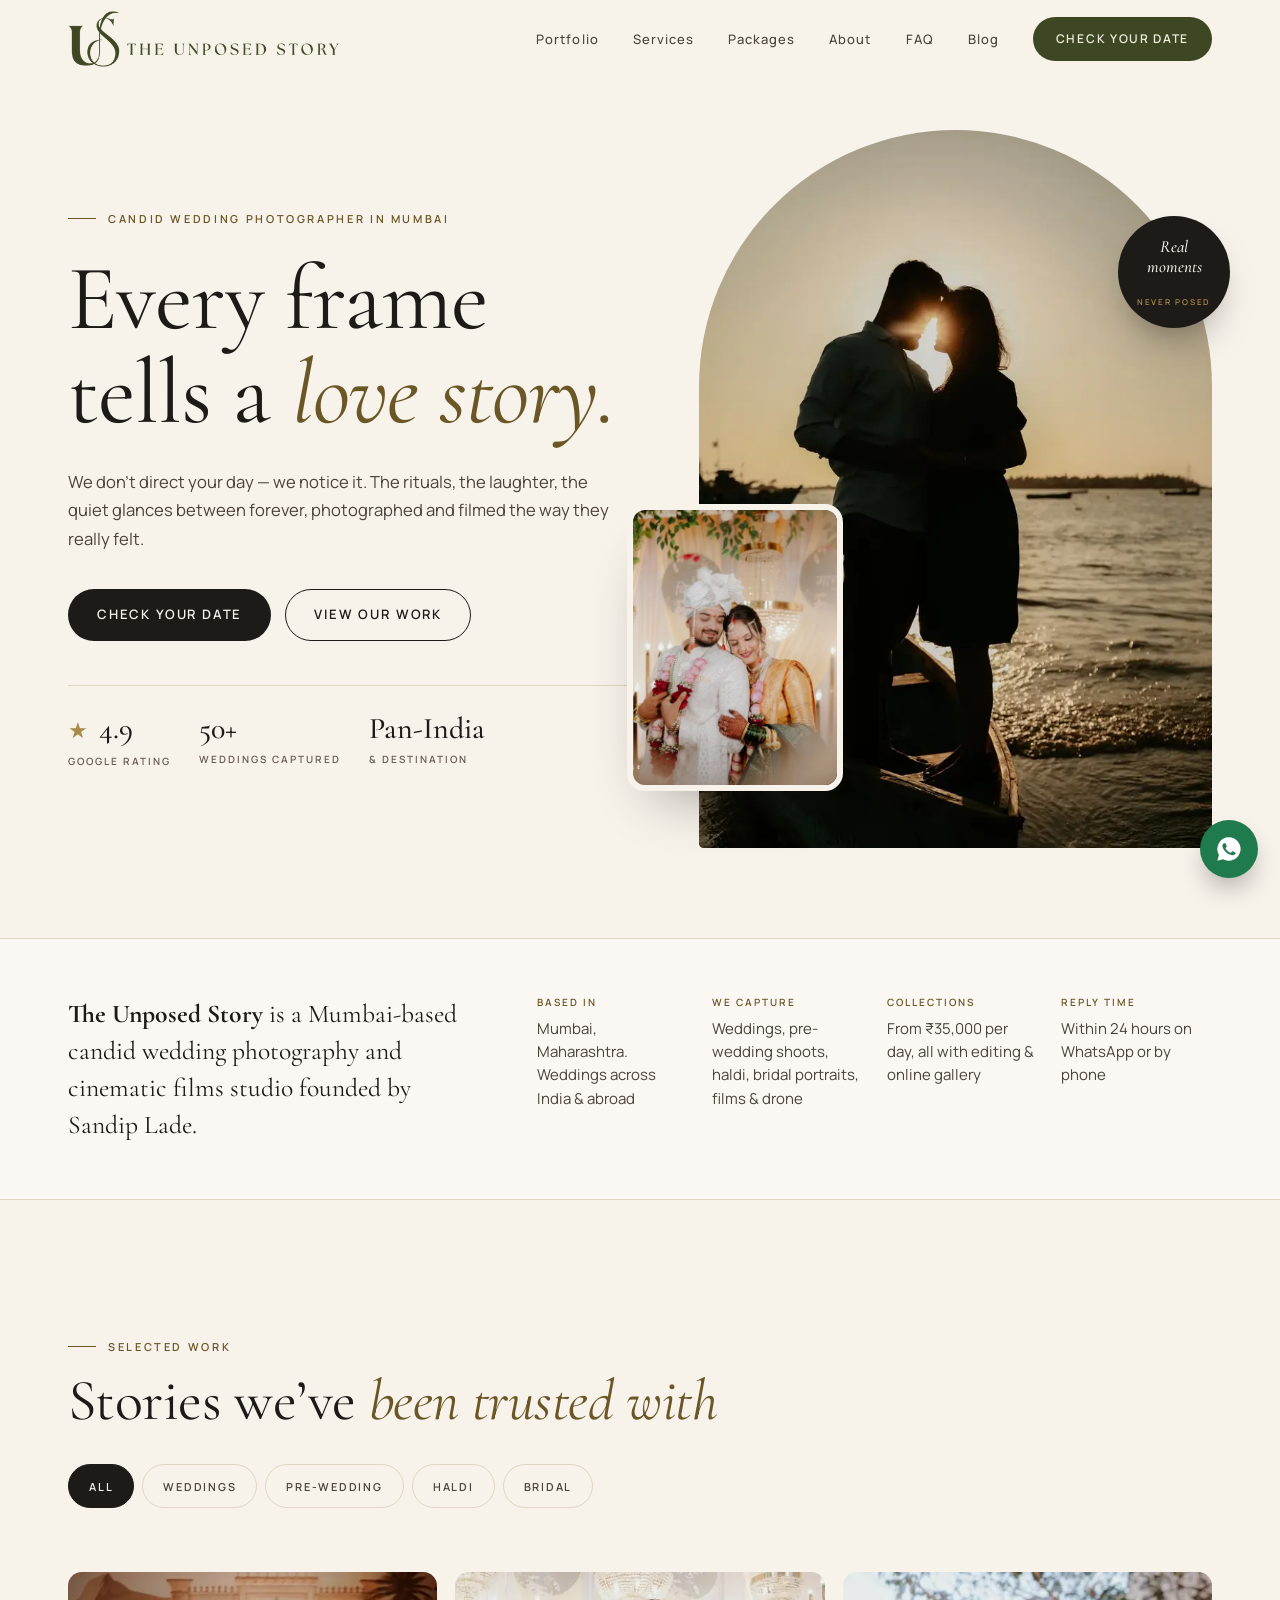
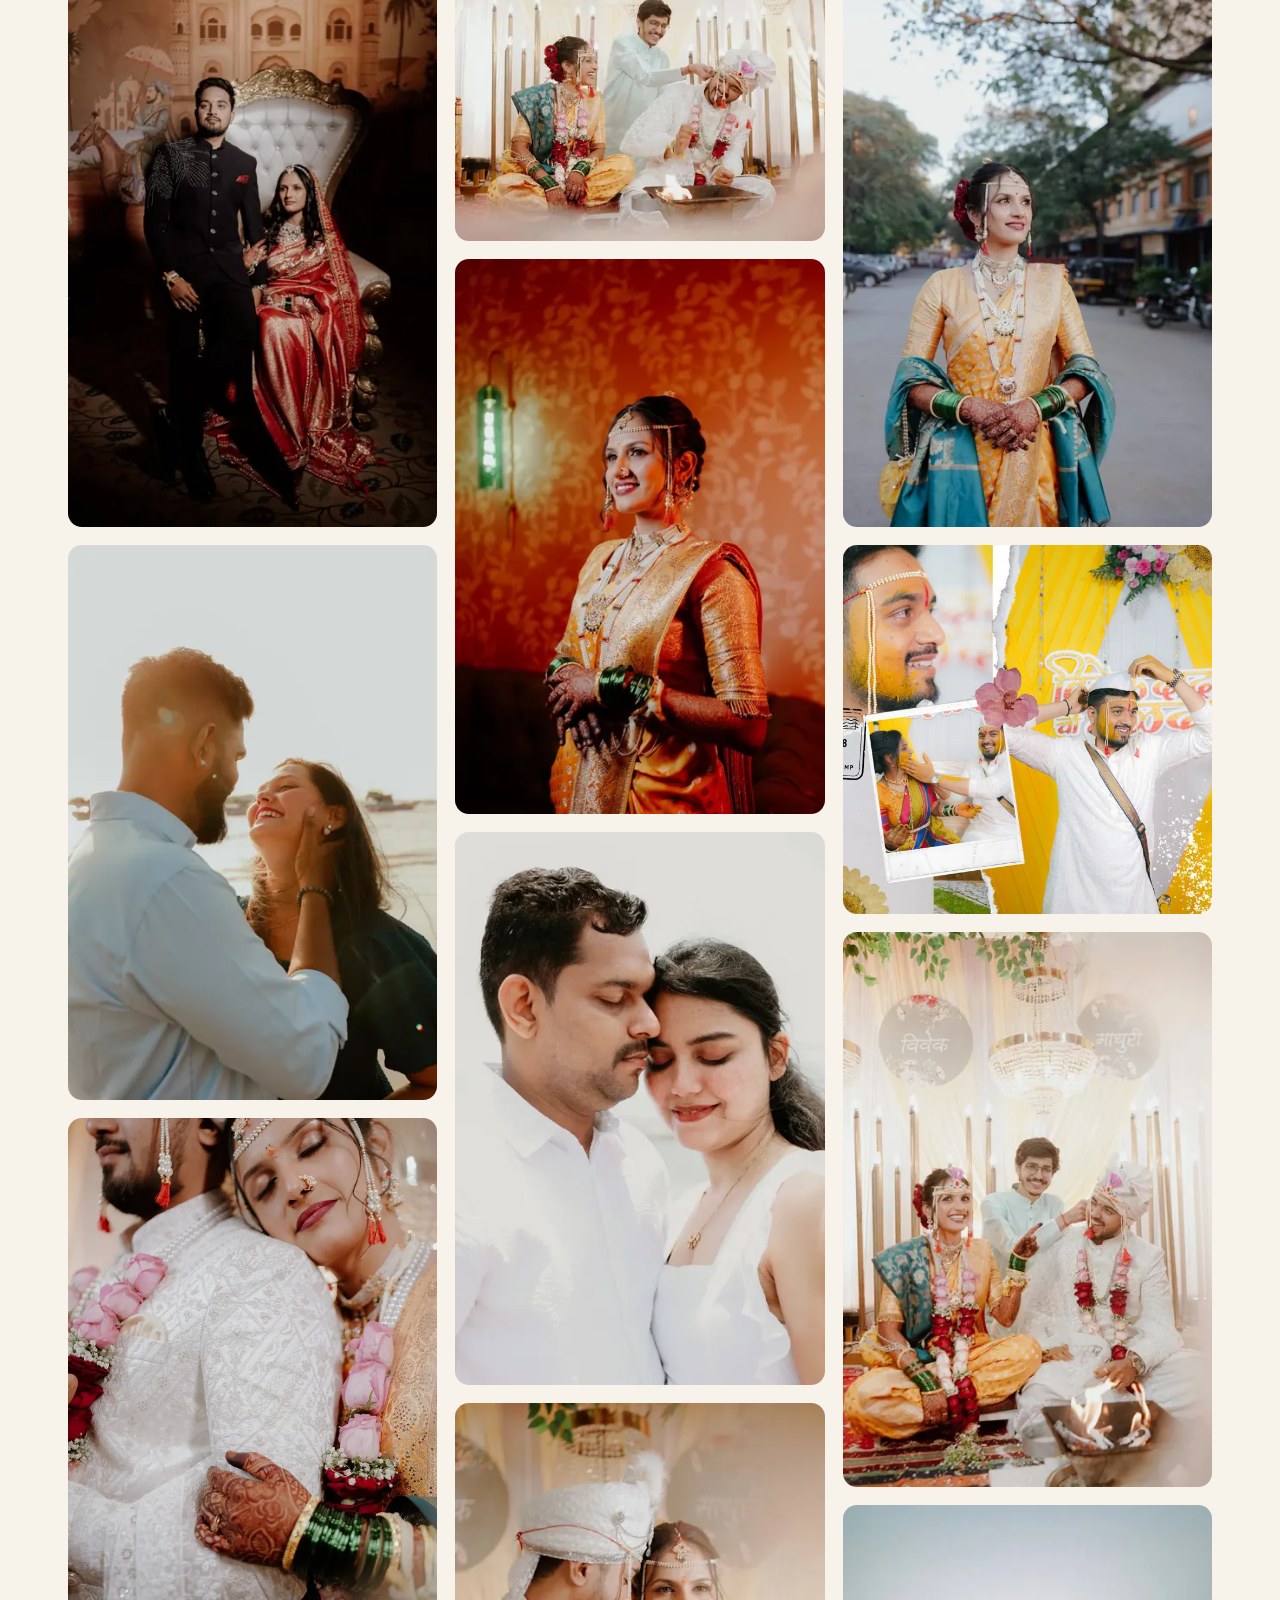
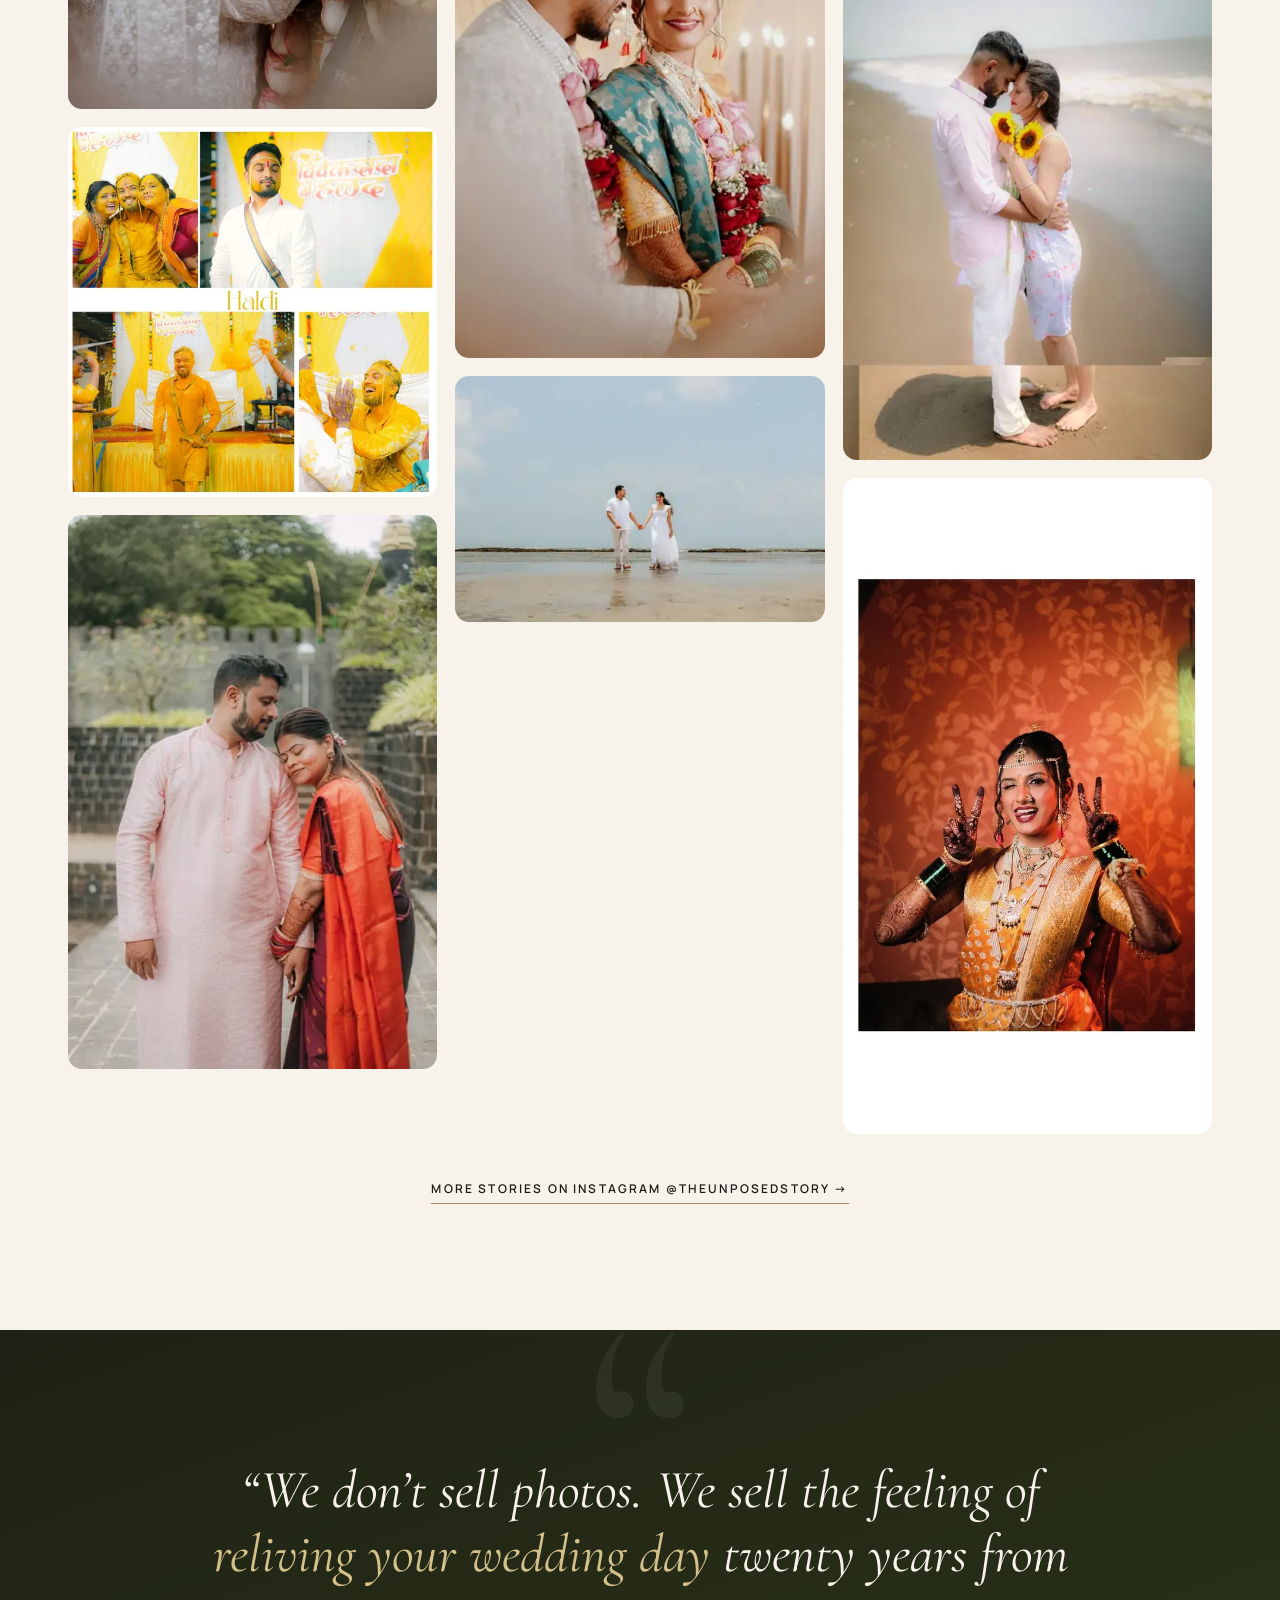
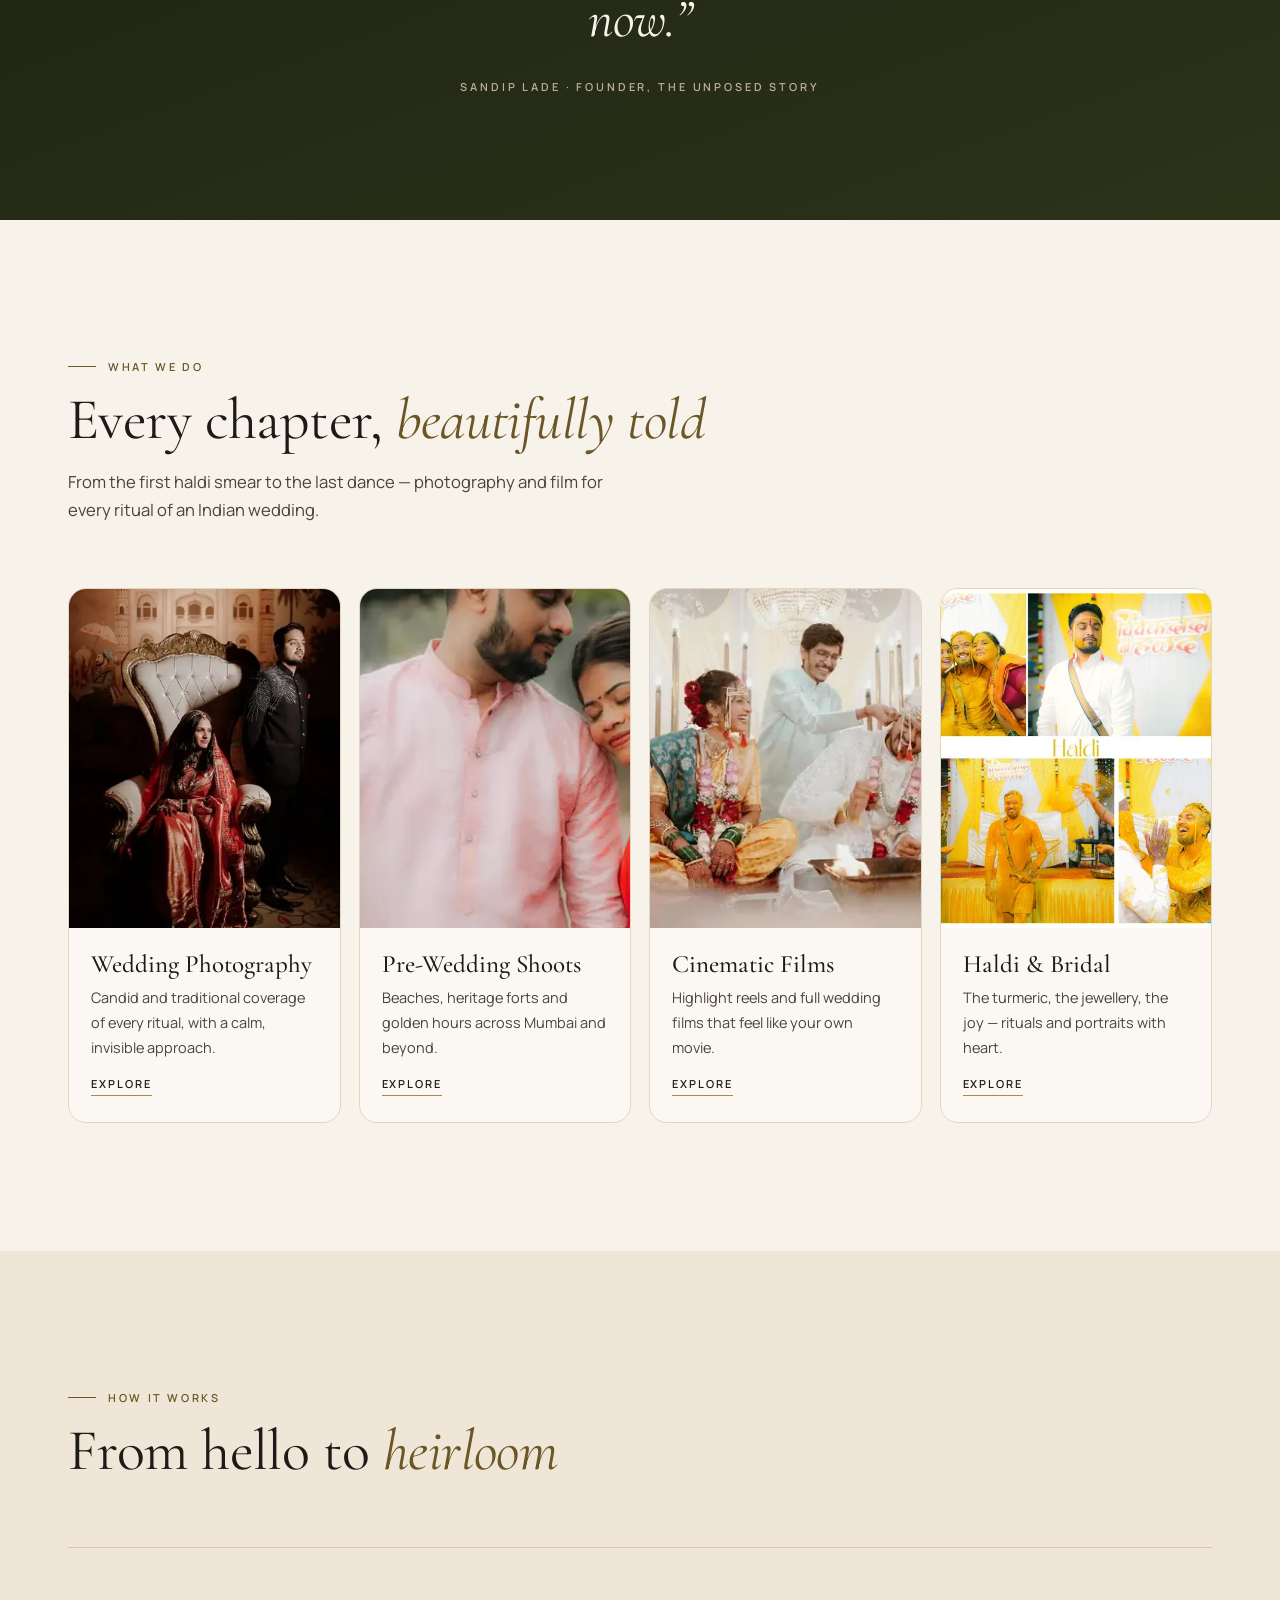
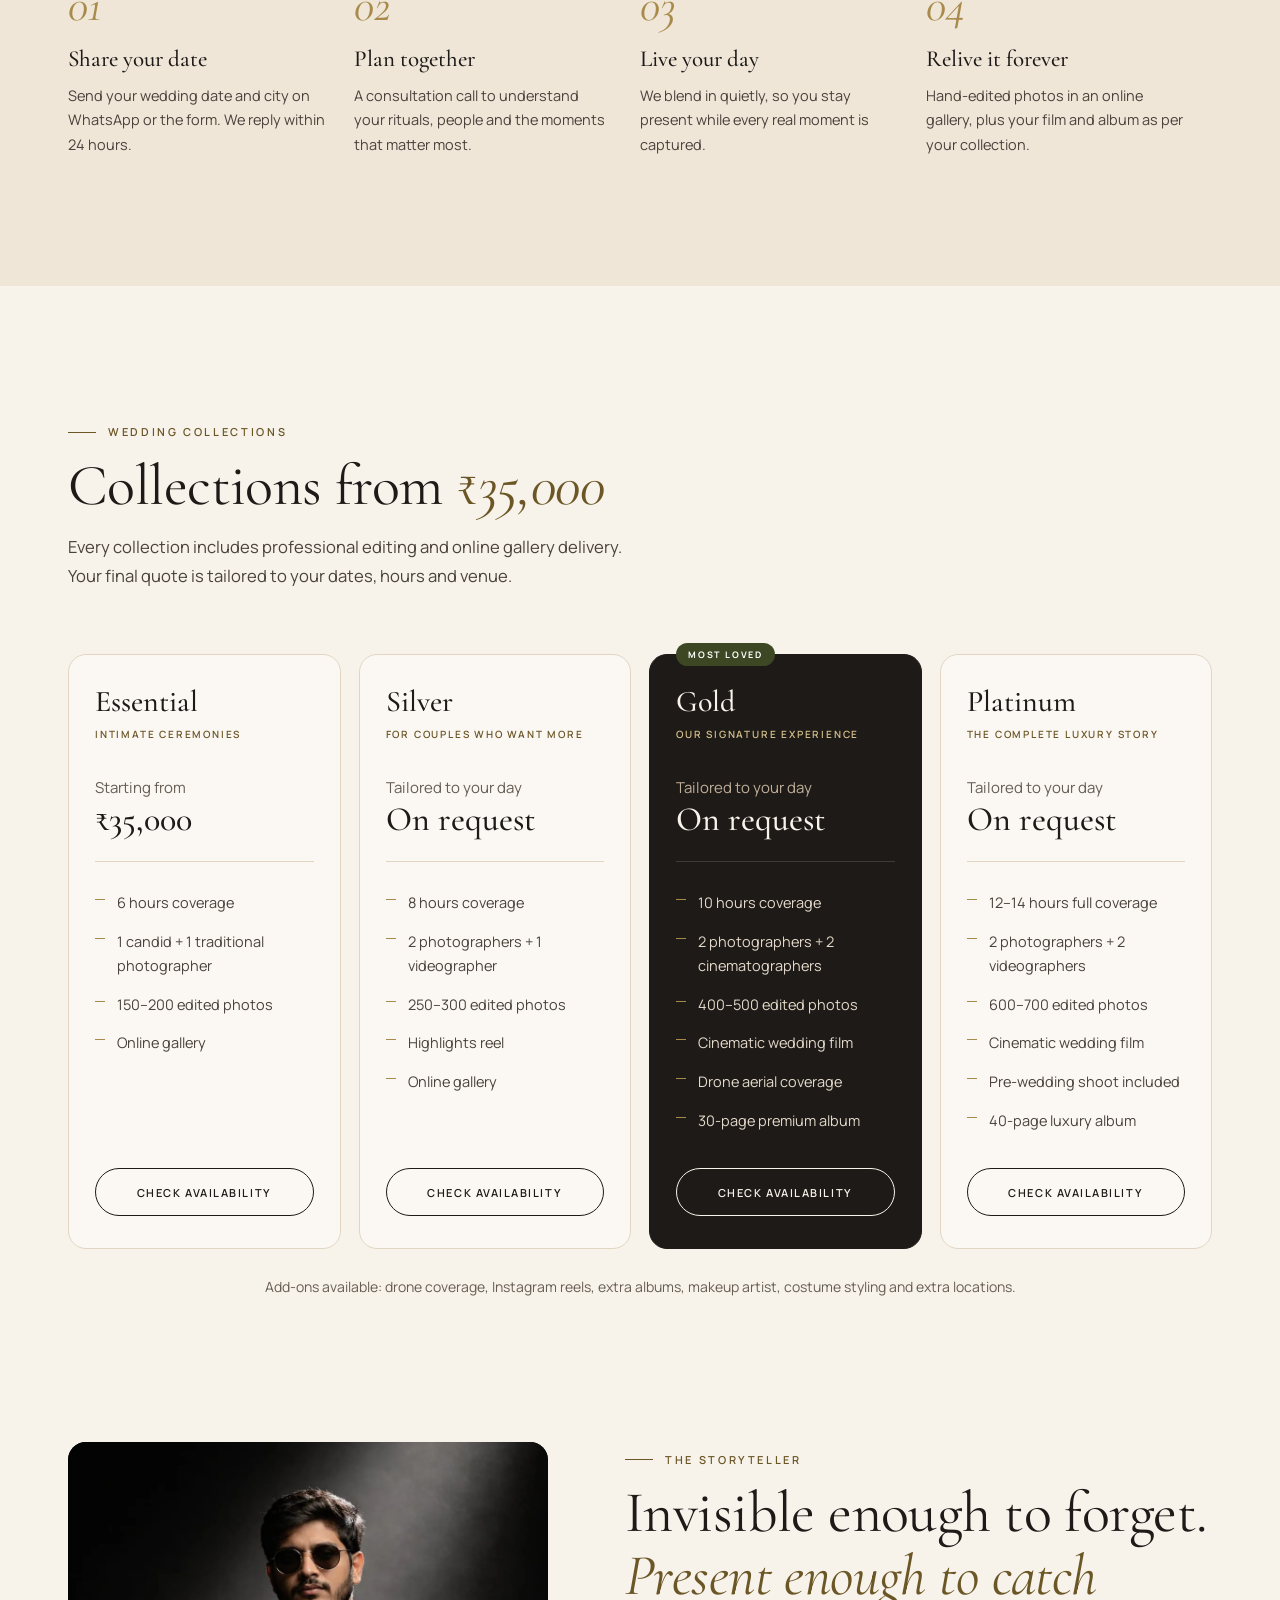
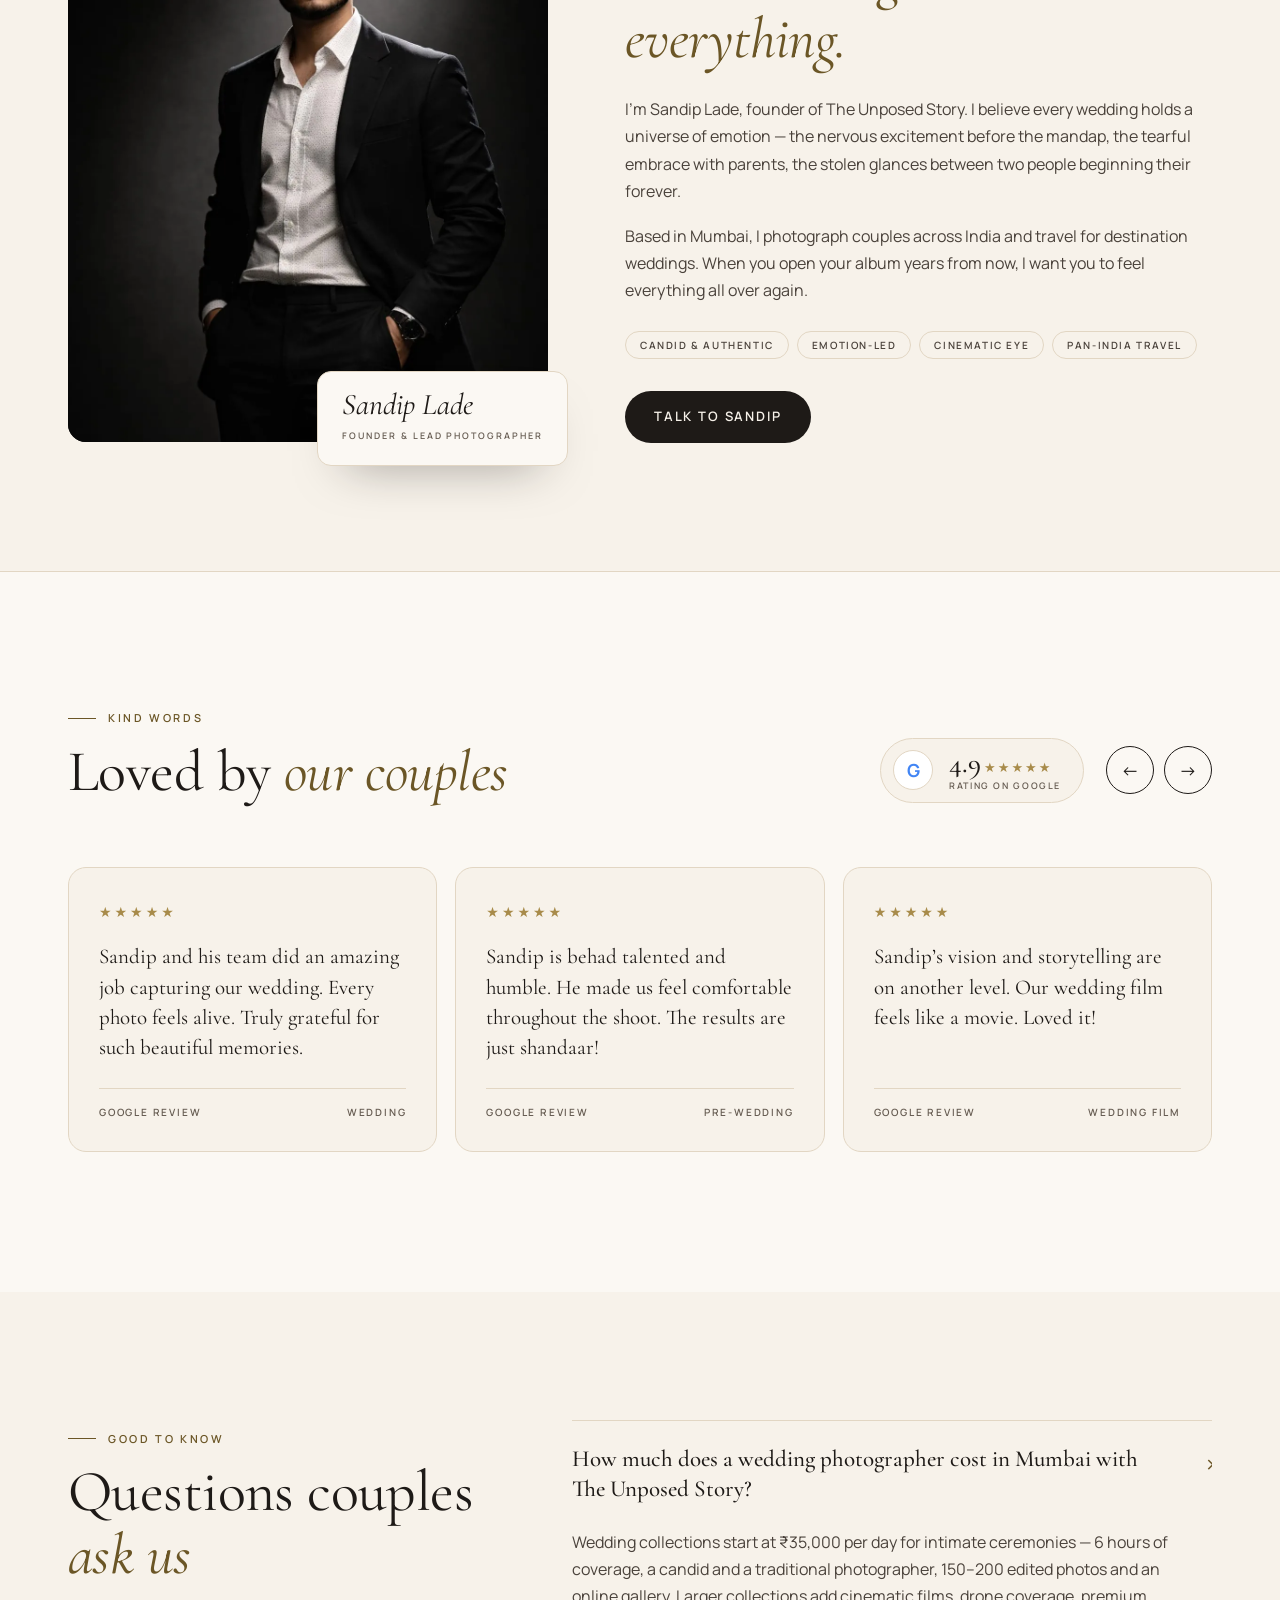
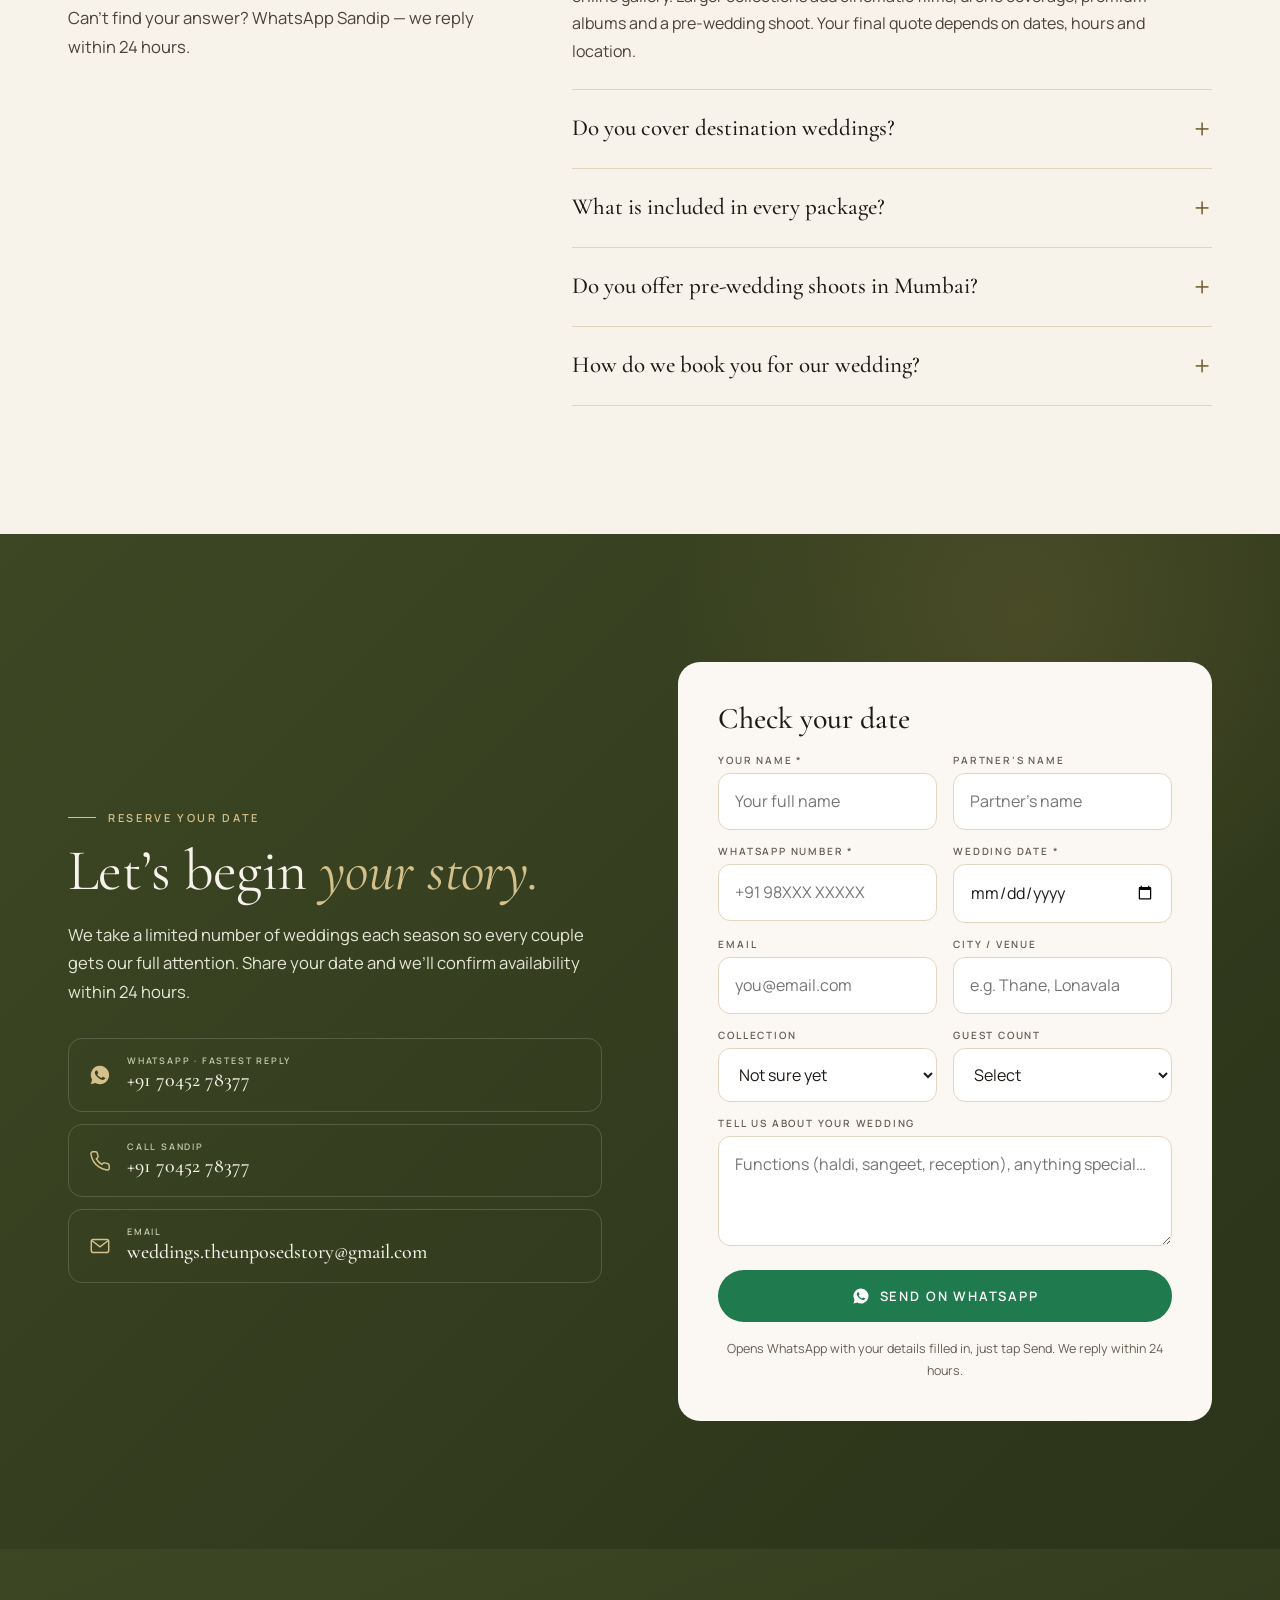
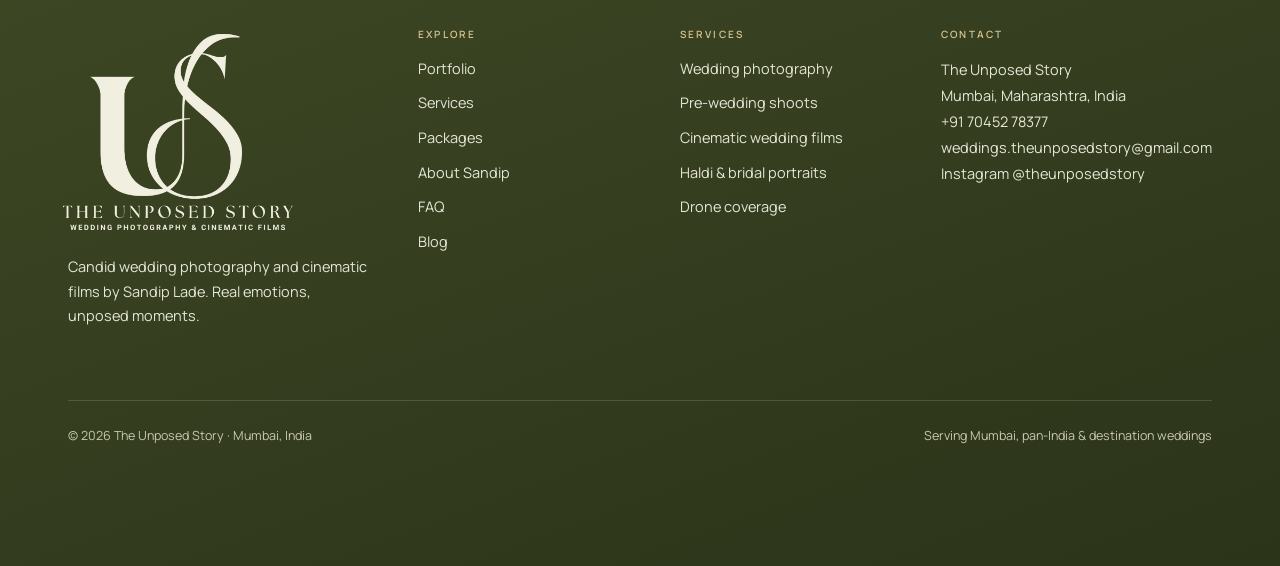
<file: index.html>
<!doctype html>
<html lang="en-IN">
<head>
<meta charset="utf-8">
<script>if(location.hostname==='theunposedstory.github.io'){location.replace('https://portfolio.theunposedstory.workers.dev'+location.pathname.replace(/^\/portfolio/,'')+location.search+location.hash)}</script>
<meta name="viewport" content="width=device-width, initial-scale=1, viewport-fit=cover">
<title>Candid Wedding Photographer in Mumbai | The Unposed Story by Sandip Lade</title>
<meta name="description" content="The Unposed Story is a Mumbai wedding photography and cinematic films studio led by Sandip Lade. Candid weddings, pre-wedding shoots, haldi and bridal portraits across India. Collections from ₹35,000.">
<link rel="canonical" href="https://portfolio.theunposedstory.workers.dev/">
<meta name="robots" content="index, follow, max-image-preview:large">
<meta name="msvalidate.01" content="5E1E2C1C2B51B2FA85F8DBEA1817D2C1" />
<meta name="theme-color" content="#3D4724">
<meta name="geo.region" content="IN-MH"><meta name="geo.placename" content="Mumbai">
<!-- Open Graph / WhatsApp / social previews -->
<meta property="og:type" content="website">
<meta property="og:site_name" content="The Unposed Story">
<meta property="og:locale" content="en_IN">
<meta property="og:title" content="The Unposed Story — Candid Wedding Photography & Films, Mumbai">
<meta property="og:description" content="Real emotions, unposed moments. Weddings, pre-wedding shoots and cinematic films by Sandip Lade. Collections from ₹35,000.">
<meta property="og:url" content="https://portfolio.theunposedstory.workers.dev/">
<meta property="og:image" content="https://portfolio.theunposedstory.workers.dev/assets/img/hero-couple-sunset.webp">
<meta property="og:image:alt" content="Couple silhouetted against a Mumbai sunset">
<meta name="twitter:card" content="summary_large_image">
<link rel="icon" href="/favicon.ico" sizes="any"><link rel="icon" href="assets/img/favicon-192.png" sizes="192x192" type="image/png"><link rel="icon" href="assets/img/favicon-48.png" sizes="48x48" type="image/png">
<link rel="apple-touch-icon" href="assets/img/apple-touch-icon.png">
<link rel="preconnect" href="https://fonts.googleapis.com"><link rel="preconnect" href="https://fonts.gstatic.com" crossorigin>
<link rel="preload" as="style" href="https://fonts.googleapis.com/css2?family=Cormorant+Garamond:ital,wght@0,400;0,500;1,400;1,500&family=Manrope:wght@400;500;600;700&display=swap" onload="this.onload=null;this.rel='stylesheet'">
<noscript><link rel="stylesheet" href="https://fonts.googleapis.com/css2?family=Cormorant+Garamond:ital,wght@0,400;0,500;1,400;1,500&family=Manrope:wght@400;500;600;700&display=swap"></noscript>
<link rel="preload" as="image" href="assets/img/hero-couple-sunset.webp" imagesrcset="assets/img/hero-couple-sunset-xs.webp 360w, assets/img/hero-couple-sunset-sm.webp 427w, assets/img/hero-couple-sunset-720.webp 720w, assets/img/hero-couple-sunset.webp 933w" imagesizes="(max-width:720px) 100vw, 520px" fetchpriority="high">
<link rel="stylesheet" href="assets/site.css?v=b8adc555">
<script>document.documentElement.classList.add('js')</script>
<!-- Structured data: business entity (SEO + GEO) -->
<script type="application/ld+json">
{
 "@context":"https://schema.org",
 "@graph":[
  {"@type":["LocalBusiness","ProfessionalService"],
   "@id":"https://portfolio.theunposedstory.workers.dev/#business",
   "name":"The Unposed Story",
   "alternateName":"The Unposed Story Wedding Photography & Films",
   "description":"Mumbai-based candid wedding photography and cinematic wedding films studio founded by Sandip Lade, covering weddings, pre-wedding shoots, haldi ceremonies and bridal portraits across India.",
   "url":"https://portfolio.theunposedstory.workers.dev/",
   "image":"https://portfolio.theunposedstory.workers.dev/assets/img/hero-couple-sunset.webp",
   "telephone":"+91-7045278377",
   "email":"weddings.theunposedstory@gmail.com",
   "logo":"https://portfolio.theunposedstory.workers.dev/assets/img/logo.png",
   "priceRange":"₹35,000 – ₹1,35,000",
   "currenciesAccepted":"INR",
   "address":{"@type":"PostalAddress","addressLocality":"Mumbai","addressRegion":"Maharashtra","addressCountry":"IN"},
   "areaServed":[{"@type":"City","name":"Mumbai"},{"@type":"Country","name":"India"}],
   "founder":{"@id":"https://portfolio.theunposedstory.workers.dev/#sandip"},
   "sameAs":["https://instagram.com/theunposedstory"],
   "knowsAbout":["Candid wedding photography","Cinematic wedding films","Pre-wedding shoots","Haldi ceremony photography","Bridal portraits","Drone wedding coverage"],
   "makesOffer":[
    {"@type":"Offer","name":"Essential wedding photography","price":"35000","priceCurrency":"INR"},
    {"@type":"Offer","name":"Silver wedding photography & video","price":"55000","priceCurrency":"INR"},
    {"@type":"Offer","name":"Gold signature wedding collection","price":"85000","priceCurrency":"INR"},
    {"@type":"Offer","name":"Platinum luxury wedding collection","price":"135000","priceCurrency":"INR"}]
  },
  {"@type":"Person","@id":"https://portfolio.theunposedstory.workers.dev/#sandip","name":"Sandip Lade","jobTitle":"Founder & Lead Wedding Photographer","image":"https://portfolio.theunposedstory.workers.dev/assets/img/sandip.jpg","worksFor":{"@id":"https://portfolio.theunposedstory.workers.dev/#business"},"homeLocation":{"@type":"City","name":"Mumbai"}},
  {"@type":"WebSite","@id":"https://portfolio.theunposedstory.workers.dev/#site","url":"https://portfolio.theunposedstory.workers.dev/","name":"The Unposed Story","alternateName":["The Unposed Story by Sandip Lade","The Unposed Story Wedding Photography"],"inLanguage":"en-IN","publisher":{"@id":"https://portfolio.theunposedstory.workers.dev/#business"}},
  {"@type":"FAQPage","mainEntity":[
   {"@type":"Question","name":"How much does a wedding photographer cost in Mumbai with The Unposed Story?","acceptedAnswer":{"@type":"Answer","text":"Wedding collections start at ₹35,000 per day for intimate ceremonies, which includes 6 hours of coverage, a candid and a traditional photographer, 150–200 edited photos and an online gallery. Larger collections add cinematic films, drone coverage, premium albums and a pre-wedding shoot. The final quote depends on your dates, hours and location."}},
   {"@type":"Question","name":"Does The Unposed Story cover destination weddings?","acceptedAnswer":{"@type":"Answer","text":"Yes. The studio is based in Mumbai and photographs weddings across India, and travels internationally for destination weddings."}},
   {"@type":"Question","name":"What is included in every wedding package?","acceptedAnswer":{"@type":"Answer","text":"Every collection includes professional editing and online gallery delivery. Higher collections add highlight reels or cinematic wedding films, drone aerial coverage, and 30- or 40-page premium albums."}},
   {"@type":"Question","name":"Do you offer pre-wedding shoots in Mumbai?","acceptedAnswer":{"@type":"Answer","text":"Yes. Pre-wedding shoots are planned at beaches, heritage forts and golden-hour locations across Mumbai and beyond. A pre-wedding shoot is included in the Platinum collection and can be booked on its own."}},
   {"@type":"Question","name":"How do we book The Unposed Story for our wedding?","acceptedAnswer":{"@type":"Answer","text":"Send an enquiry through the website form WhatsApp Sandip on +91 70452 78377, or email weddings.theunposedstory@gmail.com with your wedding date and city. The team replies within 24 hours to confirm availability and plan a consultation call."}}
  ]}
 ]
}
</script>
</head>
<body>
<a class="skip" href="#main">Skip to content</a>

<header class="hdr">
  <div class="wrap">
    <a class="brand" href="./" aria-label="The Unposed Story — home"><picture><source srcset="assets/img/logo-header-sm.webp 480w, assets/img/logo-header.webp 966w" sizes="(max-width:720px) 215px, 275px" type="image/webp"><img class="brand-logo" src="assets/img/logo-header.png" width="966" height="200" alt="The Unposed Story — Wedding Photography &amp; Cinematic Films"></picture></a>
    <nav class="nav" aria-label="Main">
      <a href="#work">Portfolio</a>
      <a href="#services">Services</a>
      <a href="#packages">Packages</a>
      <a href="#about">About</a>
      <a href="#faq">FAQ</a>
      <a href="blog/">Blog</a>
      <a class="btn btn-dark" href="#enquire">Check your date</a>
      <button class="burger" aria-label="Open menu" aria-expanded="false" aria-controls="drawer"><span></span></button>
    </nav>
  </div>
</header>
<div class="drawer" id="drawer">
  <a href="#work">Portfolio</a><a href="#services">Services</a><a href="#packages">Packages</a><a href="#about">About Sandip</a><a href="#reviews">Reviews</a><a href="#faq">FAQ</a><a href="blog/">Blog</a>
  <a class="btn btn-dark" href="#enquire">Check your date</a>
</div>

<main id="main">
<!-- HERO -->
<section class="hero">
  <div class="wrap hero-grid">
    <div>
      <h1>
        <span class="eyebrow">Candid Wedding Photographer in Mumbai</span>
        <span class="display">Every frame tells a <em class="nw">love story.</em></span>
      </h1>
      <p class="lead">We don’t direct your day — we notice it. The rituals, the laughter, the quiet glances between forever, photographed and filmed the way they really felt.</p>
      <div class="cta-row">
        <a class="btn btn-dark" href="#enquire">Check your date</a>
        <a class="btn btn-line" href="#work">View our work</a>
      </div>
      <div class="trust" aria-label="Highlights">
        <div><b><span class="star">★</span> 4.9</b><span>Google rating</span></div>
        <div><b>50+</b><span>Weddings captured</span></div>
        <div><b>Pan-India</b><span>&amp; destination</span></div>
      </div>
    </div>
    <div class="hero-art">
      <div class="arch"><img src="assets/img/hero-couple-sunset.webp" srcset="assets/img/hero-couple-sunset-xs.webp 360w, assets/img/hero-couple-sunset-sm.webp 427w, assets/img/hero-couple-sunset-720.webp 720w, assets/img/hero-couple-sunset.webp 933w" sizes="(max-width:720px) 100vw, 520px" width="933" height="1400" alt="Couple silhouetted at sunset by the sea in Mumbai" fetchpriority="high"></div>
      <div class="inset"><img src="assets/img/couple-embrace-mandap-sm.webp" width="426" height="640" alt="Bride and groom smiling at their wedding mandap" loading="lazy"></div>
      <div class="seal">Real<br>moments<small>Never posed</small></div>
    </div>
  </div>
</section>

<!-- AT A GLANCE — answer-first summary for Google, ChatGPT, Gemini & Perplexity -->
<section class="glance" aria-labelledby="glance-h">
  <div class="wrap">
    <p id="glance-h"><strong>The Unposed Story</strong> is a Mumbai-based candid wedding photography and cinematic films studio founded by Sandip Lade.</p>
    <dl>
      <div><dt>Based in</dt><dd>Mumbai, Maharashtra. Weddings across India &amp; abroad</dd></div>
      <div><dt>We capture</dt><dd>Weddings, pre-wedding shoots, haldi, bridal portraits, films &amp; drone</dd></div>
      <div><dt>Collections</dt><dd>From ₹35,000 per day, all with editing &amp; online gallery</dd></div>
      <div><dt>Reply time</dt><dd>Within 24 hours on WhatsApp or by phone</dd></div>
    </dl>
  </div>
</section>

<!-- PORTFOLIO -->
<section class="sec" id="work" aria-labelledby="work-h">
  <div class="wrap">
    <div class="sec-head">
      <div>
        <span class="eyebrow">Selected work</span>
        <h2 class="h2" id="work-h">Stories we’ve <em>been trusted with</em></h2>
      </div>
      <div class="tabs" role="tablist" aria-label="Filter portfolio">
        <button class="tab" role="tab" aria-selected="true" data-filter="all">All</button>
        <button class="tab" role="tab" aria-selected="false" data-filter="wedding">Weddings</button>
        <button class="tab" role="tab" aria-selected="false" data-filter="prewedding">Pre-wedding</button>
        <button class="tab" role="tab" aria-selected="false" data-filter="haldi">Haldi</button>
        <button class="tab" role="tab" aria-selected="false" data-filter="bridal">Bridal</button>
      </div>
    </div>
    <div class="gallery">
      <figure class="g-item" data-cat="wedding"><img src="assets/img/wedding-couple-palace-portrait-sm.webp" srcset="assets/img/wedding-couple-palace-portrait-xs.webp 360w, assets/img/wedding-couple-palace-portrait-sm.webp 426w, assets/img/wedding-couple-palace-portrait.webp 733w" sizes="(max-width:720px) 50vw, 33vw" data-full="assets/img/wedding-couple-palace-portrait.webp" width="733" height="1100" alt="Bride and groom portrait in a palace-style set, Mumbai wedding" loading="lazy" decoding="async"><figcaption><small>Weddings</small>Bride and groom portrait in a palace-style set</figcaption></figure>
      <figure class="g-item" data-cat="prewedding"><img src="assets/img/prewedding-beach-sun-flare-sm.webp" srcset="assets/img/prewedding-beach-sun-flare-xs.webp 360w, assets/img/prewedding-beach-sun-flare-sm.webp 426w, assets/img/prewedding-beach-sun-flare.webp 733w" sizes="(max-width:720px) 50vw, 33vw" data-full="assets/img/prewedding-beach-sun-flare.webp" width="733" height="1100" alt="Couple laughing during a beach pre-wedding shoot" loading="lazy" decoding="async"><figcaption><small>Pre-wedding</small>Couple laughing during a beach pre-wedding shoot</figcaption></figure>
      <figure class="g-item" data-cat="wedding"><img src="assets/img/couple-embrace-golden-sm.webp" srcset="assets/img/couple-embrace-golden-xs.webp 360w, assets/img/couple-embrace-golden-sm.webp 400w, assets/img/couple-embrace-golden.webp 687w" sizes="(max-width:720px) 50vw, 33vw" data-full="assets/img/couple-embrace-golden.webp" width="687" height="1100" alt="Bride resting on groom’s shoulder in golden light" loading="lazy" decoding="async"><figcaption><small>Weddings</small>Bride resting on groom’s shoulder in golden light</figcaption></figure>
      <figure class="g-item" data-cat="haldi"><img src="assets/img/haldi-celebration-sm.webp" srcset="assets/img/haldi-celebration-xs.webp 360w, assets/img/haldi-celebration-sm.webp 640w, assets/img/haldi-celebration.webp 1080w" sizes="(max-width:720px) 50vw, 33vw" data-full="assets/img/haldi-celebration.webp" width="1080" height="1080" alt="Haldi ceremony celebration with family in yellow décor" loading="lazy" decoding="async"><figcaption><small>Haldi</small>Haldi ceremony celebration with family in yellow décor</figcaption></figure>
      <figure class="g-item" data-cat="prewedding"><img src="assets/img/prewedding-fort-intimate-sm.webp" srcset="assets/img/prewedding-fort-intimate-xs.webp 360w, assets/img/prewedding-fort-intimate-sm.webp 426w, assets/img/prewedding-fort-intimate.webp 733w" sizes="(max-width:720px) 50vw, 33vw" data-full="assets/img/prewedding-fort-intimate.webp" width="733" height="1100" alt="Couple in traditional wear at a heritage fort pre-wedding shoot" loading="lazy" decoding="async"><figcaption><small>Pre-wedding</small>Couple in traditional wear at a heritage fort pre-wedding shoot</figcaption></figure>
      <figure class="g-item" data-cat="wedding"><img src="assets/img/wedding-ceremony-laughter-sm.webp" srcset="assets/img/wedding-ceremony-laughter-xs.webp 480w, assets/img/wedding-ceremony-laughter-sm.webp 640w, assets/img/wedding-ceremony-laughter.webp 1100w" sizes="(max-width:720px) 50vw, 33vw" data-full="assets/img/wedding-ceremony-laughter.webp" width="1100" height="799" alt="Candid laughter during the wedding pheras" loading="lazy" decoding="async"><figcaption><small>Weddings</small>Candid laughter during the wedding pheras</figcaption></figure>
      <figure class="g-item" data-cat="bridal"><img src="assets/img/bridal-jewellery-portrait-sm.webp" srcset="assets/img/bridal-jewellery-portrait-xs.webp 360w, assets/img/bridal-jewellery-portrait-sm.webp 426w, assets/img/bridal-jewellery-portrait.webp 733w" sizes="(max-width:720px) 50vw, 33vw" data-full="assets/img/bridal-jewellery-portrait.webp" width="733" height="1100" alt="Maharashtrian bride portrait with gold jewellery" loading="lazy" decoding="async"><figcaption><small>Bridal</small>Maharashtrian bride portrait with gold jewellery</figcaption></figure>
      <figure class="g-item" data-cat="prewedding"><img src="assets/img/beach-session-white-lift-sm.webp" srcset="assets/img/beach-session-white-lift-xs.webp 360w, assets/img/beach-session-white-lift-sm.webp 427w, assets/img/beach-session-white-lift.webp 734w" sizes="(max-width:720px) 50vw, 33vw" data-full="assets/img/beach-session-white-lift.webp" width="734" height="1100" alt="Couple in white for a beach session, eyes closed" loading="lazy" decoding="async"><figcaption><small>Pre-wedding</small>Couple in white for a beach session</figcaption></figure>
      <figure class="g-item" data-cat="wedding"><img src="assets/img/wedding-couple-varmala-sm.webp" srcset="assets/img/wedding-couple-varmala-xs.webp 360w, assets/img/wedding-couple-varmala-sm.webp 426w, assets/img/wedding-couple-varmala.webp 733w" sizes="(max-width:720px) 50vw, 33vw" data-full="assets/img/wedding-couple-varmala.webp" width="733" height="1100" alt="Bride and groom smiling after the varmala" loading="lazy" decoding="async"><figcaption><small>Weddings</small>Bride and groom smiling after the varmala</figcaption></figure>
      <figure class="g-item" data-cat="prewedding"><img src="assets/img/prewedding-couple-walking-beach-sm.webp" srcset="assets/img/prewedding-couple-walking-beach-xs.webp 480w, assets/img/prewedding-couple-walking-beach-sm.webp 640w, assets/img/prewedding-couple-walking-beach.webp 1100w" sizes="(max-width:720px) 50vw, 33vw" data-full="assets/img/prewedding-couple-walking-beach.webp" width="1100" height="734" alt="Couple walking hand in hand along the shore" loading="lazy" decoding="async"><figcaption><small>Pre-wedding</small>Couple walking hand in hand along the shore</figcaption></figure>
      <figure class="g-item" data-cat="bridal"><img src="assets/img/bride-outdoor-portrait-sm.webp" srcset="assets/img/bride-outdoor-portrait-xs.webp 360w, assets/img/bride-outdoor-portrait-sm.webp 426w, assets/img/bride-outdoor-portrait.webp 733w" sizes="(max-width:720px) 50vw, 33vw" data-full="assets/img/bride-outdoor-portrait.webp" width="733" height="1100" alt="Bride in a Paithani saree, outdoor street portrait" loading="lazy" decoding="async"><figcaption><small>Bridal</small>Bride in a Paithani saree</figcaption></figure>
      <figure class="g-item" data-cat="haldi"><img src="assets/img/haldi-moments-sm.webp" srcset="assets/img/haldi-moments-xs.webp 360w, assets/img/haldi-moments-sm.webp 640w, assets/img/haldi-moments.webp 1080w" sizes="(max-width:720px) 50vw, 33vw" data-full="assets/img/haldi-moments.webp" width="1080" height="1080" alt="Groom dancing at his haldi ceremony" loading="lazy" decoding="async"><figcaption><small>Haldi</small>Groom dancing at his haldi ceremony</figcaption></figure>
      <figure class="g-item" data-cat="wedding"><img src="assets/img/wedding-sindoor-ritual-sm.webp" srcset="assets/img/wedding-sindoor-ritual-xs.webp 360w, assets/img/wedding-sindoor-ritual-sm.webp 426w, assets/img/wedding-sindoor-ritual.webp 733w" sizes="(max-width:720px) 50vw, 33vw" data-full="assets/img/wedding-sindoor-ritual.webp" width="733" height="1100" alt="Sindoor ritual at a Marathi wedding ceremony" loading="lazy" decoding="async"><figcaption><small>Weddings</small>Sindoor ritual at a Marathi wedding ceremony</figcaption></figure>
      <figure class="g-item" data-cat="prewedding"><img src="assets/img/prewedding-sunflower-beach-sm.webp" srcset="assets/img/prewedding-sunflower-beach-xs.webp 360w, assets/img/prewedding-sunflower-beach-sm.webp 426w, assets/img/prewedding-sunflower-beach.webp 733w" sizes="(max-width:720px) 50vw, 33vw" data-full="assets/img/prewedding-sunflower-beach.webp" width="733" height="1100" alt="Couple holding sunflowers on a Mumbai beach" loading="lazy" decoding="async"><figcaption><small>Pre-wedding</small>Couple holding sunflowers on a Mumbai beach</figcaption></figure>
      <figure class="g-item" data-cat="bridal"><img src="assets/img/bride-celebration-portrait-sm.webp" srcset="assets/img/bride-celebration-portrait-xs.webp 360w, assets/img/bride-celebration-portrait-sm.webp 360w, assets/img/bride-celebration-portrait.webp 619w" sizes="(max-width:720px) 50vw, 33vw" data-full="assets/img/bride-celebration-portrait.webp" width="619" height="1100" alt="Joyful bride portrait in an orange and gold saree" loading="lazy" decoding="async"><figcaption><small>Bridal</small>Joyful bride portrait in an orange and gold saree</figcaption></figure>
    </div>
    <div class="center"><a class="link" href="https://instagram.com/theunposedstory" target="_blank" rel="noopener">More stories on Instagram @theunposedstory →</a></div>
  </div>
</section>

<!-- QUOTE -->
<section class="sec quote" aria-label="Our philosophy">
  <div class="wrap">
    <blockquote class="rv-in">“We don’t sell photos. We sell the feeling of <em>reliving your wedding day</em> twenty years from now.”</blockquote>
    <cite>Sandip Lade · Founder, The Unposed Story</cite>
  </div>
</section>

<!-- SERVICES -->
<section class="sec" id="services" aria-labelledby="svc-h">
  <div class="wrap">
    <div class="sec-head">
      <div>
        <span class="eyebrow">What we do</span>
        <h2 class="h2" id="svc-h">Every chapter, <em>beautifully told</em></h2>
        <p class="lead">From the first haldi smear to the last dance — photography and film for every ritual of an Indian wedding.</p>
      </div>
    </div>
    <div class="services">
      <a class="svc rv-in" href="wedding-photography/"><div class="ph"><img src="assets/img/royal-couple-portrait-sm.webp" srcset="assets/img/royal-couple-portrait-xs.webp 360w, assets/img/royal-couple-portrait-sm.webp 426w" sizes="(max-width:720px) 50vw, 25vw" width="426" height="640" alt="Royal-style bride and groom portrait" loading="lazy"></div><div class="tx"><h3>Wedding Photography</h3><p>Candid and traditional coverage of every ritual, with a calm, invisible approach.</p><span class="link">Explore</span></div></a>
      <a class="svc rv-in" href="pre-wedding-shoot/"><div class="ph"><img src="assets/img/prewedding-fort-candid-sm.webp" srcset="assets/img/prewedding-fort-candid-xs.webp 480w, assets/img/prewedding-fort-candid-sm.webp 640w" sizes="(max-width:720px) 50vw, 25vw" width="640" height="426" alt="Candid couple moment at a heritage fort" loading="lazy" style="object-position:30% 50%"></div><div class="tx"><h3>Pre-Wedding Shoots</h3><p>Beaches, heritage forts and golden hours across Mumbai and beyond.</p><span class="link">Explore</span></div></a>
      <a class="svc rv-in" href="cinematic-wedding-films/"><div class="ph"><img src="assets/img/wedding-ceremony-laughter-sm.webp" srcset="assets/img/wedding-ceremony-laughter-xs.webp 480w, assets/img/wedding-ceremony-laughter-sm.webp 640w" sizes="(max-width:720px) 50vw, 25vw" width="640" height="465" alt="Laughter during the wedding ceremony" loading="lazy" style="object-position:40% 50%"></div><div class="tx"><h3>Cinematic Films</h3><p>Highlight reels and full wedding films that feel like your own movie.</p><span class="link">Explore</span></div></a>
      <a class="svc rv-in" href="haldi-bridal-photography/"><div class="ph"><img src="assets/img/haldi-celebration-sm.webp" srcset="assets/img/haldi-celebration-xs.webp 360w, assets/img/haldi-celebration-sm.webp 640w" sizes="(max-width:720px) 50vw, 25vw" width="640" height="640" alt="Haldi ceremony with family" loading="lazy"></div><div class="tx"><h3>Haldi &amp; Bridal</h3><p>The turmeric, the jewellery, the joy — rituals and portraits with heart.</p><span class="link">Explore</span></div></a>
    </div>
  </div>
</section>

<!-- PROCESS -->
<section class="sec process" aria-labelledby="pr-h">
  <div class="wrap">
    <div class="sec-head"><div><span class="eyebrow">How it works</span><h2 class="h2" id="pr-h">From hello to <em>heirloom</em></h2></div></div>
    <ol class="steps" style="list-style:none;margin:0;padding:0">
      <li class="step"><h3>Share your date</h3><p>Send your wedding date and city on WhatsApp or the form. We reply within 24 hours.</p></li>
      <li class="step"><h3>Plan together</h3><p>A consultation call to understand your rituals, people and the moments that matter most.</p></li>
      <li class="step"><h3>Live your day</h3><p>We blend in quietly, so you stay present while every real moment is captured.</p></li>
      <li class="step"><h3>Relive it forever</h3><p>Hand-edited photos in an online gallery, plus your film and album as per your collection.</p></li>
    </ol>
  </div>
</section>

<!-- PACKAGES -->
<section class="sec" id="packages" aria-labelledby="pk-h">
  <div class="wrap">
    <div class="sec-head">
      <div>
        <span class="eyebrow">Wedding collections</span>
        <h2 class="h2" id="pk-h">Collections from <em>₹35,000</em></h2>
        <p class="lead">Every collection includes professional editing and online gallery delivery. Your final quote is tailored to your dates, hours and venue.</p>
      </div>
    </div>
    <div class="pk-grid">
      <article class="pk"><h3>Essential</h3><p class="for">Intimate ceremonies</p><p class="price">Starting from<b>₹35,000</b></p>
        <ul><li>6 hours coverage</li><li>1 candid + 1 traditional photographer</li><li>150–200 edited photos</li><li>Online gallery</li></ul>
        <a class="btn btn-line" href="#enquire" data-pkg="Essential">Check availability</a></article>
      <article class="pk"><h3>Silver</h3><p class="for">For couples who want more</p><p class="price">Tailored to your day<b>On request</b></p>
        <ul><li>8 hours coverage</li><li>2 photographers + 1 videographer</li><li>250–300 edited photos</li><li>Highlights reel</li><li>Online gallery</li></ul>
        <a class="btn btn-line" href="#enquire" data-pkg="Silver">Check availability</a></article>
      <article class="pk feat"><span class="tag">Most loved</span><h3>Gold</h3><p class="for">Our signature experience</p><p class="price">Tailored to your day<b>On request</b></p>
        <ul><li>10 hours coverage</li><li>2 photographers + 2 cinematographers</li><li>400–500 edited photos</li><li>Cinematic wedding film</li><li>Drone aerial coverage</li><li>30-page premium album</li></ul>
        <a class="btn btn-line" href="#enquire" data-pkg="Gold">Check availability</a></article>
      <article class="pk"><h3>Platinum</h3><p class="for">The complete luxury story</p><p class="price">Tailored to your day<b>On request</b></p>
        <ul><li>12–14 hours full coverage</li><li>2 photographers + 2 videographers</li><li>600–700 edited photos</li><li>Cinematic wedding film</li><li>Pre-wedding shoot included</li><li>40-page luxury album</li></ul>
        <a class="btn btn-line" href="#enquire" data-pkg="Platinum">Check availability</a></article>
    </div>
    <p class="pk-hint" aria-hidden="true">Swipe to compare →</p>
    <p class="pk-note">Add-ons available: drone coverage, Instagram reels, extra albums, makeup artist, costume styling and extra locations.</p>
  </div>
</section>

<!-- ABOUT -->
<section class="sec" id="about" aria-labelledby="ab-h" style="padding-top:0">
  <div class="wrap about-grid">
    <div class="portrait rv-in">
      <!-- REPLACE: add a real portrait of Sandip as assets/img/sandip-lade.webp and swap this slot for an <img> -->
      <div class="main"><picture><source srcset="assets/img/sandip.webp" type="image/webp"><img src="assets/img/sandip.jpg" width="1024" height="1536" alt="Sandip Lade, founder and lead wedding photographer of The Unposed Story, Mumbai" loading="lazy" onerror="this.closest('.main').classList.add('nophoto');this.parentNode.remove()"></picture></div>
      <div class="sig"><b>Sandip Lade</b><small>Founder &amp; lead photographer</small></div>
    </div>
    <div>
      <span class="eyebrow">The storyteller</span>
      <h2 class="h2" id="ab-h">Invisible enough to forget. <em>Present enough to catch everything.</em></h2>
      <p style="margin-top:26px">I’m Sandip Lade, founder of The Unposed Story. I believe every wedding holds a universe of emotion — the nervous excitement before the mandap, the tearful embrace with parents, the stolen glances between two people beginning their forever.</p>
      <p>Based in Mumbai, I photograph couples across India and travel for destination weddings. When you open your album years from now, I want you to feel everything all over again.</p>
      <div class="pills"><span>Candid &amp; authentic</span><span>Emotion-led</span><span>Cinematic eye</span><span>Pan-India travel</span></div>
      <a class="btn btn-dark" href="#enquire">Talk to Sandip</a>
    </div>
  </div>
</section>

<!-- REVIEWS -->
<section class="sec reviews" id="reviews" aria-labelledby="rv-h">
  <div class="wrap">
    <div class="sec-head">
      <div>
        <span class="eyebrow">Kind words</span>
        <h2 class="h2" id="rv-h">Loved by <em>our couples</em></h2>
      </div>
      <div class="rv-top">
        <a class="rating" href="https://www.google.com/search?q=The+Unposed+Story+Mumbai+reviews" target="_blank" rel="noopener"><span class="g">G</span><span><b>4.9</b> <span class="stars">★★★★★</span><small>Rating on Google</small></span></a>
        <div class="rv-nav"><button data-rv="prev" aria-label="Previous review">←</button><button data-rv="next" aria-label="Next review">→</button></div>
      </div>
    </div>
    <!-- REPLACE: add each reviewer's first names + month/venue in the figcaption -->
    <div class="rv-track">
      <figure class="rv-card"><span class="stars" aria-label="5 stars">★★★★★</span><blockquote>Sandip and his team did an amazing job capturing our wedding. Every photo feels alive. Truly grateful for such beautiful memories.</blockquote><figcaption><span>Google review</span><span>Wedding</span></figcaption></figure>
      <figure class="rv-card"><span class="stars" aria-label="5 stars">★★★★★</span><blockquote>Sandip is behad talented and humble. He made us feel comfortable throughout the shoot. The results are just shandaar!</blockquote><figcaption><span>Google review</span><span>Pre-wedding</span></figcaption></figure>
      <figure class="rv-card"><span class="stars" aria-label="5 stars">★★★★★</span><blockquote>Sandip’s vision and storytelling are on another level. Our wedding film feels like a movie. Loved it!</blockquote><figcaption><span>Google review</span><span>Wedding film</span></figcaption></figure>
      <figure class="rv-card"><span class="stars" aria-label="5 stars">★★★★★</span><blockquote>Very professional team. From planning to delivery, everything was smooth. The Unposed Story exceeded our expectations.</blockquote><figcaption><span>Google review</span><span>Wedding</span></figcaption></figure>
      <figure class="rv-card"><span class="stars" aria-label="5 stars">★★★★★</span><blockquote>If you’re looking for a photographer who truly understands emotions, go for Sandip. Absolutely amazing work!</blockquote><figcaption><span>Google review</span><span>Wedding</span></figcaption></figure>
    </div>
  </div>
</section>

<!-- FAQ (mirrors FAQPage schema) -->
<section class="sec faq" id="faq" aria-labelledby="faq-h">
  <div class="wrap faq-grid">
    <div>
      <span class="eyebrow">Good to know</span>
      <h2 class="h2" id="faq-h">Questions couples <em>ask us</em></h2>
      <p class="lead" style="margin-top:18px">Can’t find your answer? WhatsApp Sandip — we reply within 24 hours.</p>
    </div>
    <div>
      <details open><summary>How much does a wedding photographer cost in Mumbai with The Unposed Story?</summary><p>Wedding collections start at ₹35,000 per day for intimate ceremonies — 6 hours of coverage, a candid and a traditional photographer, 150–200 edited photos and an online gallery. Larger collections add cinematic films, drone coverage, premium albums and a pre-wedding shoot. Your final quote depends on dates, hours and location.</p></details>
      <details><summary>Do you cover destination weddings?</summary><p>Yes. We’re based in Mumbai, photograph weddings across India, and travel internationally for destination weddings.</p></details>
      <details><summary>What is included in every package?</summary><p>Every collection includes professional editing and online gallery delivery. Higher collections add highlight reels or cinematic wedding films, drone aerial coverage, and 30- or 40-page premium albums.</p></details>
      <details><summary>Do you offer pre-wedding shoots in Mumbai?</summary><p>Yes — at beaches, heritage forts and golden-hour locations across Mumbai and beyond. A pre-wedding shoot is included in Platinum and can also be booked on its own.</p></details>
      <details><summary>How do we book you for our wedding?</summary><p>Send an enquiry through the form below or WhatsApp Sandip on +91 70452 78377 with your date and city. We reply within 24 hours to confirm availability and set up a consultation call.</p></details>
    </div>
  </div>
</section>

<!-- ENQUIRY -->
<section class="sec cta" id="enquire" aria-labelledby="cta-h">
  <div class="wrap cta-grid">
    <div>
      <span class="eyebrow">Reserve your date</span>
      <h2 class="h2" id="cta-h">Let’s begin <em>your story.</em></h2>
      <p class="lead" style="margin-top:18px">We take a limited number of weddings each season so every couple gets our full attention. Share your date and we’ll confirm availability within 24 hours.</p>
      <div class="contact-list">
        <a href="https://wa.me/917045278377?text=Hello%20Sandip%2C%20I%27d%20like%20to%20check%20availability%20with%20The%20Unposed%20Story." target="_blank" rel="noopener"><svg width="22" height="22" viewBox="0 0 24 24" fill="#D4C08A" aria-hidden="true"><path d="M12 2a10 10 0 0 0-8.6 15.1L2 22l5-1.3A10 10 0 1 0 12 2Zm5.3 14.1c-.2.6-1.3 1.2-1.8 1.2-.5.1-1 .2-3.3-.7-2.8-1.1-4.5-4-4.7-4.2-.1-.2-1.1-1.5-1.1-2.8 0-1.4.7-2 1-2.3.2-.3.5-.3.7-.3h.5c.2 0 .4 0 .6.5l.8 2c.1.2.1.4 0 .5l-.4.6-.4.4c-.1.2-.3.3-.1.6.2.3.8 1.3 1.7 2.1 1.2 1 2.1 1.3 2.4 1.5.3.1.5.1.6-.1l.9-1c.2-.3.4-.2.6-.1l1.9.9c.3.1.5.2.5.3.1.2.1.6-.1 1.1Z"/></svg><span><small>WhatsApp · fastest reply</small><b>+91 70452 78377</b></span></a>
        <a href="tel:+917045278377"><svg width="22" height="22" viewBox="0 0 24 24" fill="none" stroke="#D4C08A" stroke-width="1.6" aria-hidden="true"><path d="M22 16.9v3a2 2 0 0 1-2.2 2 19.8 19.8 0 0 1-8.6-3.1 19.5 19.5 0 0 1-6-6A19.8 19.8 0 0 1 2.1 4.2 2 2 0 0 1 4.1 2h3a2 2 0 0 1 2 1.7c.1.9.4 1.8.7 2.7a2 2 0 0 1-.5 2.1L8 9.8a16 16 0 0 0 6 6l1.3-1.3a2 2 0 0 1 2.1-.4c.9.3 1.8.6 2.7.7a2 2 0 0 1 1.7 2Z"/></svg><span><small>Call Sandip</small><b>+91 70452 78377</b></span></a>
        <a href="mailto:weddings.theunposedstory@gmail.com"><svg width="22" height="22" viewBox="0 0 24 24" fill="none" stroke="#D4C08A" stroke-width="1.6" aria-hidden="true"><rect x="2.5" y="5" width="19" height="14" rx="2"/><path d="m3 6 9 7 9-7"/></svg><span><small>Email</small><b>weddings.theunposedstory@gmail.com</b></span></a>
      </div>
    </div>
    <form class="form" data-enquiry novalidate>
      <h3>Check your date</h3>
      <div class="hp" aria-hidden="true"><label for="f-web">Leave empty</label><input id="f-web" name="website" tabindex="-1" autocomplete="off"></div>
      <div><label for="f-name">Your name *</label><input id="f-name" name="name" autocomplete="name" required placeholder="Your full name"></div>
      <div><label for="f-partner">Partner’s name</label><input id="f-partner" name="partner" placeholder="Partner’s name"></div>
      <div><label for="f-phone">WhatsApp number *</label><input id="f-phone" name="phone" type="tel" inputmode="tel" autocomplete="tel" required pattern="[0-9+\s\-]{10,15}" placeholder="+91 98XXX XXXXX"></div>
      <div><label for="f-date">Wedding date *</label><input id="f-date" name="date" type="date" required></div>
      <div><label for="f-email">Email</label><input id="f-email" name="email" type="email" autocomplete="email" placeholder="you@email.com"></div>
      <div><label for="f-loc">City / venue</label><input id="f-loc" name="location" placeholder="e.g. Thane, Lonavala"></div>
      <div><label for="f-pkg">Collection</label><select id="f-pkg" name="package"><option value="">Not sure yet</option><option>Essential</option><option>Silver</option><option>Gold</option><option>Platinum</option><option>Pre-wedding shoot only</option></select></div>
      <div><label for="f-guests">Guest count</label><select id="f-guests" name="guests"><option value="">Select</option><option>Under 100</option><option>100–200</option><option>200–500</option><option>500+</option></select></div>
      <div class="full"><label for="f-msg">Tell us about your wedding</label><textarea id="f-msg" name="message" placeholder="Functions (haldi, sangeet, reception), anything special…"></textarea></div>
      <button class="btn btn-wa" type="submit"><svg width="18" height="18" viewBox="0 0 24 24" fill="currentColor" aria-hidden="true"><path d="M12 2a10 10 0 0 0-8.6 15.1L2 22l5-1.3A10 10 0 1 0 12 2Zm5.3 14.1c-.2.6-1.3 1.2-1.8 1.2-.5.1-1 .2-3.3-.7-2.8-1.1-4.5-4-4.7-4.2-.1-.2-1.1-1.5-1.1-2.8 0-1.4.7-2 1-2.3.2-.3.5-.3.7-.3h.5c.2 0 .4 0 .6.5l.8 2c.1.2.1.4 0 .5l-.4.6-.4.4c-.1.2-.3.3-.1.6.2.3.8 1.3 1.7 2.1 1.2 1 2.1 1.3 2.4 1.5.3.1.5.1.6-.1l.9-1c.2-.3.4-.2.6-.1l1.9.9c.3.1.5.2.5.3.1.2.1.6-.1 1.1Z"/></svg> Send on WhatsApp</button>
      <p class="fine">Opens WhatsApp with your details filled in, just tap Send. We reply within 24 hours.</p>
    </form>
  </div>
</section>
</main>

<footer class="ftr">
  <div class="wrap">
    <div class="ftr-grid">
      <div>
        <a href="./" aria-label="The Unposed Story — home"><picture><source srcset="assets/img/logo-cream.webp" type="image/webp"><img class="ftr-logo" src="assets/img/logo-cream.png" width="900" height="774" alt="The Unposed Story — Wedding Photography &amp; Cinematic Films logo" loading="lazy"></picture></a>
        <p style="margin-top:20px;max-width:34ch">Candid wedding photography and cinematic films by Sandip Lade. Real emotions, unposed moments.</p>
      </div>
      <div><h3 class="ftr-h">Explore</h3><ul><li><a href="#work">Portfolio</a></li><li><a href="#services">Services</a></li><li><a href="#packages">Packages</a></li><li><a href="#about">About Sandip</a></li><li><a href="#faq">FAQ</a></li><li><a href="blog/">Blog</a></li></ul></div>
      <div><h3 class="ftr-h">Services</h3><ul><li><a href="wedding-photography/">Wedding photography</a></li><li><a href="pre-wedding-shoot/">Pre-wedding shoots</a></li><li><a href="cinematic-wedding-films/">Cinematic wedding films</a></li><li><a href="haldi-bridal-photography/">Haldi &amp; bridal portraits</a></li><li><a href="cinematic-wedding-films/">Drone coverage</a></li></ul></div>
      <div><h3 class="ftr-h">Contact</h3><address>The Unposed Story<br>Mumbai, Maharashtra, India<br><a href="tel:+917045278377">+91 70452 78377</a><br><a href="mailto:weddings.theunposedstory@gmail.com">weddings.theunposedstory@gmail.com</a><br><a href="https://instagram.com/theunposedstory" target="_blank" rel="noopener">Instagram @theunposedstory</a></address></div>
    </div>
    <div class="ftr-bot"><span>© <span id="yr">2026</span> The Unposed Story · Mumbai, India</span><span>Serving Mumbai, pan-India &amp; destination weddings</span></div>
  </div>
</footer>

<a class="fab" href="https://wa.me/917045278377?text=Hello%20Sandip%2C%20I%27d%20like%20to%20check%20availability%20with%20The%20Unposed%20Story." target="_blank" rel="noopener" aria-label="Chat on WhatsApp"><svg width="28" height="28" viewBox="0 0 24 24" fill="#fff" aria-hidden="true"><path d="M12 2a10 10 0 0 0-8.6 15.1L2 22l5-1.3A10 10 0 1 0 12 2Zm5.3 14.1c-.2.6-1.3 1.2-1.8 1.2-.5.1-1 .2-3.3-.7-2.8-1.1-4.5-4-4.7-4.2-.1-.2-1.1-1.5-1.1-2.8 0-1.4.7-2 1-2.3.2-.3.5-.3.7-.3h.5c.2 0 .4 0 .6.5l.8 2c.1.2.1.4 0 .5l-.4.6-.4.4c-.1.2-.3.3-.1.6.2.3.8 1.3 1.7 2.1 1.2 1 2.1 1.3 2.4 1.5.3.1.5.1.6-.1l.9-1c.2-.3.4-.2.6-.1l1.9.9c.3.1.5.2.5.3.1.2.1.6-.1 1.1Z"/></svg></a>
<nav class="mbar" aria-label="Quick contact">
  <a href="tel:+917045278377">Call</a>
  <a class="wa" href="https://wa.me/917045278377?text=Hello%20Sandip%2C%20I%27d%20like%20to%20check%20availability%20with%20The%20Unposed%20Story." target="_blank" rel="noopener">WhatsApp</a>
  <a class="go" href="#enquire">Check date</a>
</nav>
<script>document.getElementById('yr').textContent=new Date().getFullYear();
document.querySelectorAll('[data-pkg]').forEach(function(a){a.addEventListener('click',function(){var s=document.getElementById('f-pkg');if(s)s.value=a.dataset.pkg;});});</script>
<script src="assets/site.js?v=d95d41fa" defer></script>
</body>
</html>
</file>
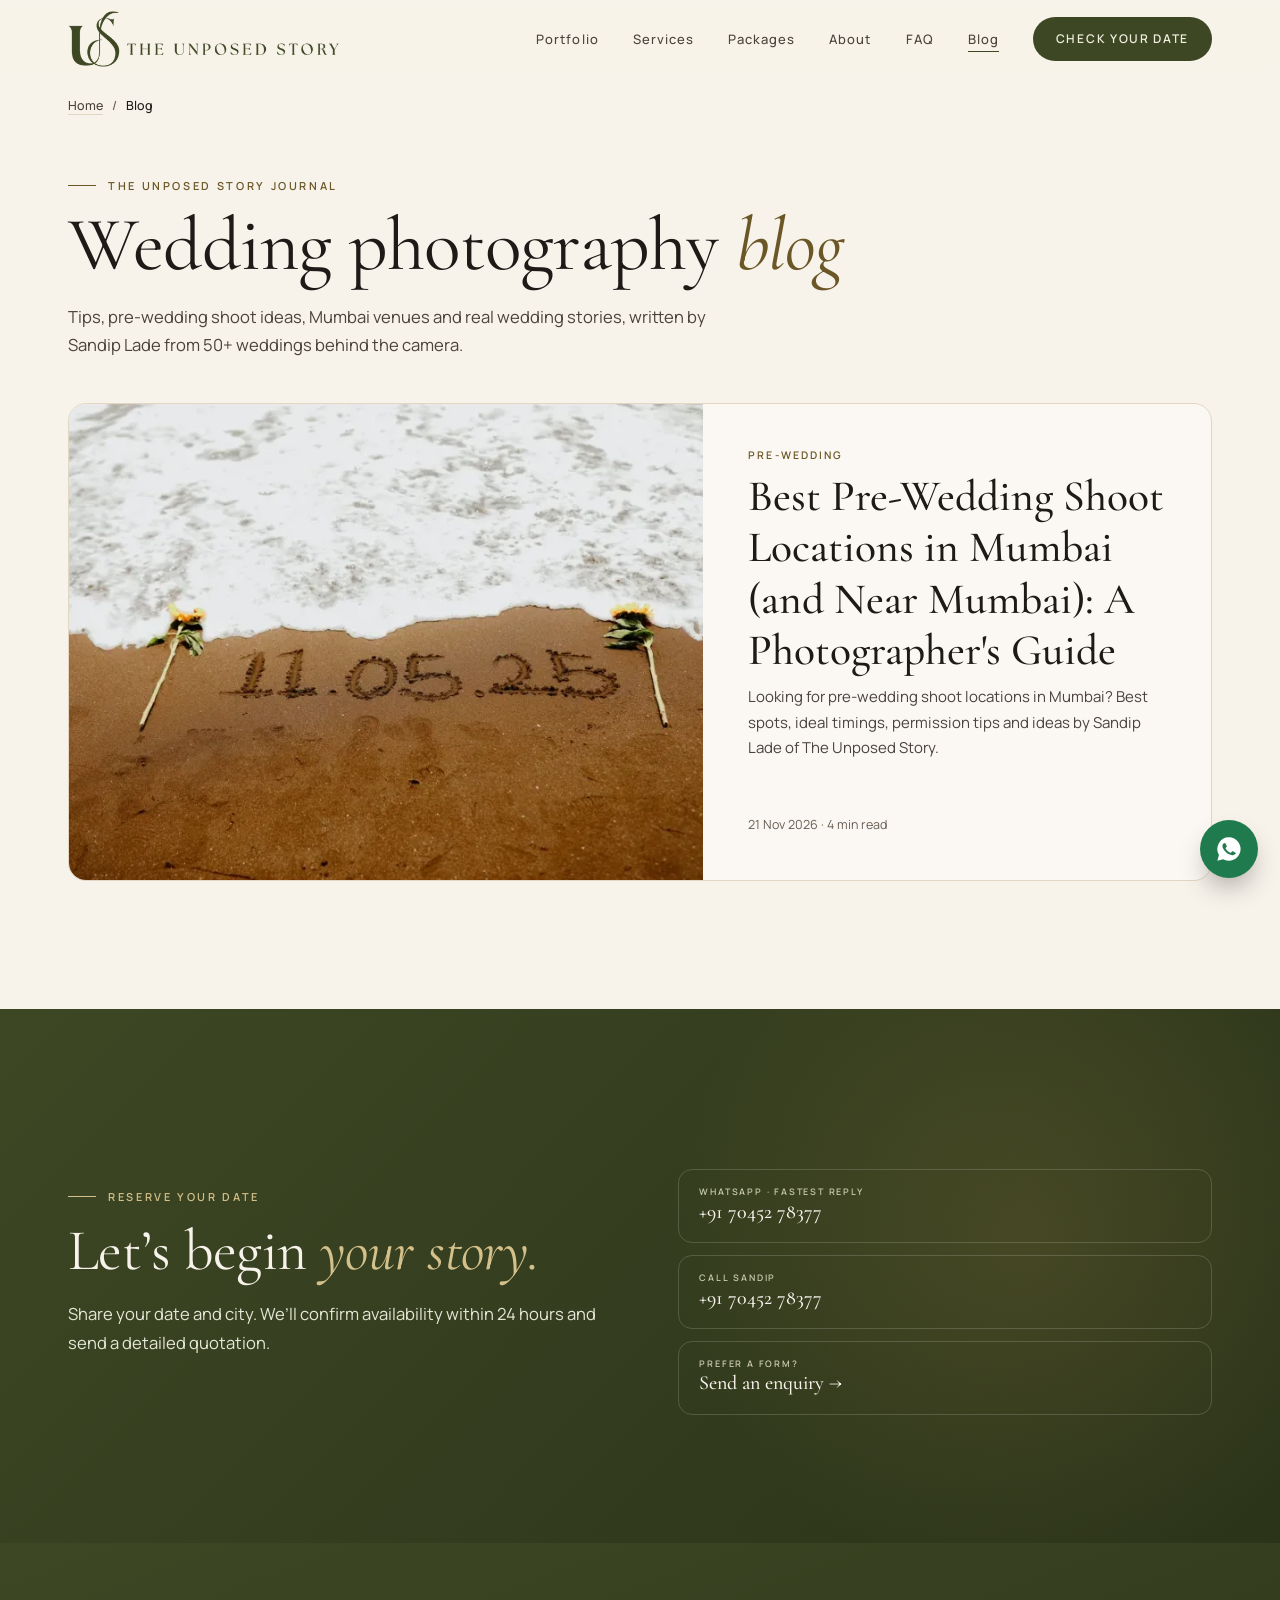
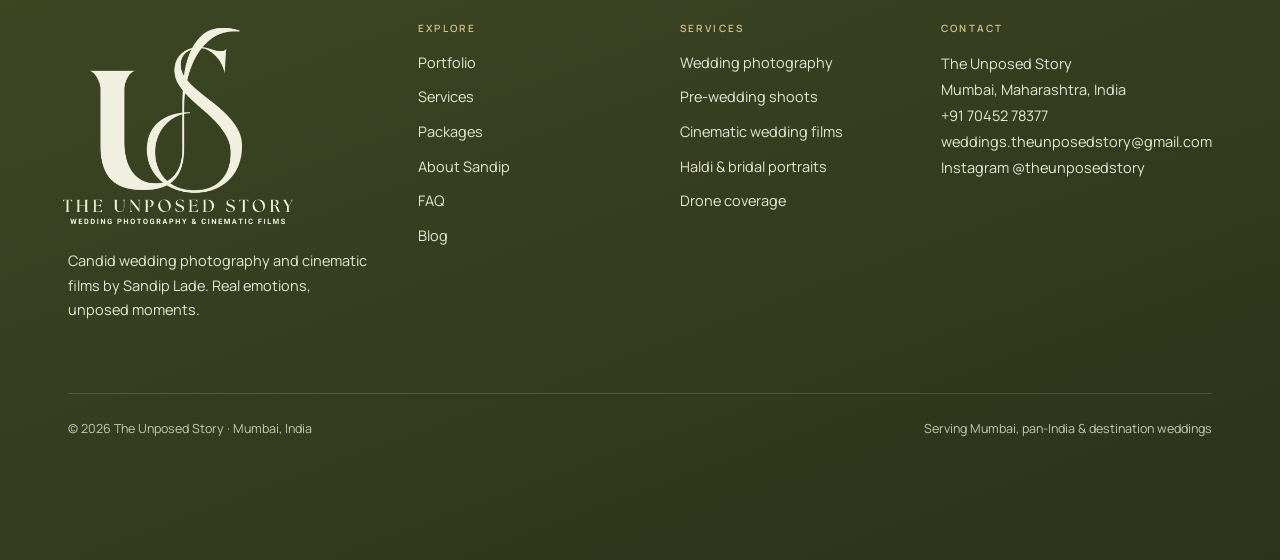
<file: blog/index.html>
<!doctype html>
<html lang="en-IN">
<head>
<meta charset="utf-8">
<script>if(location.hostname==='theunposedstory.github.io'){location.replace('https://portfolio.theunposedstory.workers.dev'+location.pathname.replace(/^\/portfolio/,'')+location.search+location.hash)}</script>
<meta name="viewport" content="width=device-width, initial-scale=1, viewport-fit=cover">
<title>Wedding Photography Blog: Tips, Ideas &amp; Real Weddings | The Unposed Story</title>
<meta name="description" content="Wedding photography tips, pre-wedding shoot ideas, Mumbai venues and real wedding stories from Sandip Lade of The Unposed Story.">
<link rel="canonical" href="https://portfolio.theunposedstory.workers.dev/blog/">
<meta name="robots" content="index, follow, max-image-preview:large, max-snippet:-1">
<meta name="theme-color" content="#3D4724">
<meta name="author" content="Sandip Lade">
<meta property="og:type" content="website"><meta property="og:site_name" content="The Unposed Story"><meta property="og:locale" content="en_IN">
<meta property="og:title" content="Wedding Photography Blog: Tips, Ideas &amp; Real Weddings | The Unposed Story"><meta property="og:description" content="Wedding photography tips, pre-wedding shoot ideas, Mumbai venues and real wedding stories from Sandip Lade of The Unposed Story.">
<meta property="og:url" content="https://portfolio.theunposedstory.workers.dev/blog/"><meta property="og:image" content="https://portfolio.theunposedstory.workers.dev/assets/blog/best-pre-wedding-shoot-locations-in-mumbai-and-near-mumbai-a-fwi2.webp">
<meta name="twitter:card" content="summary_large_image">
<link rel="alternate" type="application/rss+xml" title="The Unposed Story — Blog" href="https://portfolio.theunposedstory.workers.dev/blog/feed.xml">
<link rel="icon" href="/favicon.ico" sizes="any"><link rel="icon" href="../assets/img/favicon-192.png" sizes="192x192" type="image/png"><link rel="icon" href="../assets/img/favicon-48.png" sizes="48x48" type="image/png"><link rel="apple-touch-icon" href="../assets/img/apple-touch-icon.png">
<link rel="preconnect" href="https://fonts.googleapis.com"><link rel="preconnect" href="https://fonts.gstatic.com" crossorigin>
<link rel="preload" as="style" href="https://fonts.googleapis.com/css2?family=Cormorant+Garamond:ital,wght@0,400;0,500;1,400;1,500&family=Manrope:wght@400;500;600;700&display=swap" onload="this.onload=null;this.rel='stylesheet'"><noscript><link rel="stylesheet" href="https://fonts.googleapis.com/css2?family=Cormorant+Garamond:ital,wght@0,400;0,500;1,400;1,500&family=Manrope:wght@400;500;600;700&display=swap"></noscript>
<link rel="stylesheet" href="../assets/site.css?v=b8adc555">
<script>document.documentElement.classList.add('js')</script>
<script type="application/ld+json">{"@context":"https://schema.org","@graph":[{"@type":"Blog","@id":"https://portfolio.theunposedstory.workers.dev/blog/#blog","name":"The Unposed Story — Wedding Photography Blog","url":"https://portfolio.theunposedstory.workers.dev/blog/","inLanguage":"en-IN","description":"Wedding photography tips, pre-wedding shoot ideas, venues and real weddings from Mumbai by Sandip Lade.","publisher":{"@id":"https://portfolio.theunposedstory.workers.dev/#business"},"blogPost":[{"@type":"BlogPosting","headline":"Best Pre-Wedding Shoot Locations in Mumbai (and Near Mumbai): A Photographer's Guide","url":"https://portfolio.theunposedstory.workers.dev/blog/best-pre-wedding-shoot-locations-in-mumbai-and-near-mumbai-a-photographer-s-guid/","datePublished":"2026-11-21T11:37:10.356Z","image":"https://portfolio.theunposedstory.workers.dev/assets/blog/best-pre-wedding-shoot-locations-in-mumbai-and-near-mumbai-a-fwi2.webp"}]},{"@type":"BreadcrumbList","itemListElement":[{"@type":"ListItem","position":1,"name":"Home","item":"https://portfolio.theunposedstory.workers.dev/"},{"@type":"ListItem","position":2,"name":"Blog","item":"https://portfolio.theunposedstory.workers.dev/blog/"}]}]}</script>
</head>
<body>
<a class="skip" href="#main">Skip to content</a>
<header class="hdr">
  <div class="wrap">
    <a class="brand" href="../" aria-label="The Unposed Story — home"><picture><source srcset="../assets/img/logo-header-sm.webp 480w, ../assets/img/logo-header.webp 966w" sizes="(max-width:720px) 215px, 275px" type="image/webp"><img class="brand-logo" src="../assets/img/logo-header.png" width="966" height="200" alt="The Unposed Story — Wedding Photography &amp; Cinematic Films"></picture></a>
    <nav class="nav" aria-label="Main">
      <a href="../#work">Portfolio</a>
      <a href="../#services">Services</a>
      <a href="../#packages">Packages</a>
      <a href="../#about">About</a>
      <a href="../#faq">FAQ</a>
      <a href="../blog/" aria-current="page">Blog</a>
      <a class="btn btn-dark" href="../#enquire">Check your date</a>
      <button class="burger" aria-label="Open menu" aria-expanded="false" aria-controls="drawer"><span></span></button>
    </nav>
  </div>
</header>
<div class="drawer" id="drawer">
  <a href="../#work">Portfolio</a><a href="../#services">Services</a><a href="../#packages">Packages</a><a href="../#about">About Sandip</a><a href="../#reviews">Reviews</a><a href="../#faq">FAQ</a><a href="../blog/">Blog</a>
  <a class="btn btn-dark" href="../#enquire">Check your date</a>
</div>

<main id="main">
<nav class="crumbs wrap" aria-label="Breadcrumb"><a href="../">Home</a> <span>/</span> <span aria-current="page">Blog</span></nav>
<section class="blog-hero">
  <div class="wrap">
    <h1><span class="eyebrow">The Unposed Story Journal</span><span class="display">Wedding photography <em>blog</em></span></h1>
    <p class="lead">Tips, pre-wedding shoot ideas, Mumbai venues and real wedding stories, written by Sandip Lade from 50+ weddings behind the camera.</p>
  </div>
</section>
<section class="sec blog-list" aria-label="All posts" style="padding-top:0">
  <div class="wrap">
    <div class="bgrid"><article class="bcard bcard-lg" data-cat="pre-wedding"><a class="bcard-ph" href="../blog/best-pre-wedding-shoot-locations-in-mumbai-and-near-mumbai-a-photographer-s-guid/" tabindex="-1" aria-hidden="true"><img src="../assets/blog/best-pre-wedding-shoot-locations-in-mumbai-and-near-mumbai-a-fwi2-sm.webp" width="1600" height="1066" alt="" loading="lazy" decoding="async"></a><div class="bcard-tx"><span class="bcard-cat">Pre-Wedding</span><h2><a href="../blog/best-pre-wedding-shoot-locations-in-mumbai-and-near-mumbai-a-photographer-s-guid/">Best Pre-Wedding Shoot Locations in Mumbai (and Near Mumbai): A Photographer&#39;s Guide</a></h2><p>Looking for pre-wedding shoot locations in Mumbai? Best spots, ideal timings, permission tips and ideas by Sandip Lade of The Unposed Story.</p><small><time datetime="2026-11-21">21 Nov 2026</time> · 4 min read</small></div></article></div>
  </div>
</section>
<section class="sec cta" id="enquire" aria-labelledby="cta-h">
  <div class="wrap cta-grid">
    <div>
      <span class="eyebrow">Reserve your date</span>
      <h2 class="h2" id="cta-h">Let’s begin <em>your story.</em></h2>
      <p class="lead" style="margin-top:18px">Share your date and city. We’ll confirm availability within 24 hours and send a detailed quotation.</p>
    </div>
    <div class="contact-list">
      <a href="https://wa.me/917045278377?text=Hello%20Sandip%2C%20I%20read%20your%20blog%20and%20would%20like%20to%20check%20availability%20for%20our%20wedding." target="_blank" rel="noopener"><span><small>WhatsApp · fastest reply</small><b>+91 70452 78377</b></span></a>
      <a href="tel:+917045278377"><span><small>Call Sandip</small><b>+91 70452 78377</b></span></a>
      <a href="../#enquire"><span><small>Prefer a form?</small><b>Send an enquiry →</b></span></a>
    </div>
  </div>
</section>
</main>

<footer class="ftr">
  <div class="wrap">
    <div class="ftr-grid">
      <div>
        <a href="../" aria-label="The Unposed Story — home"><picture><source srcset="../assets/img/logo-cream.webp" type="image/webp"><img class="ftr-logo" src="../assets/img/logo-cream.png" width="900" height="774" alt="The Unposed Story — Wedding Photography &amp; Cinematic Films logo" loading="lazy"></picture></a>
        <p style="margin-top:20px;max-width:34ch">Candid wedding photography and cinematic films by Sandip Lade. Real emotions, unposed moments.</p>
      </div>
      <div><h3 class="ftr-h">Explore</h3><ul><li><a href="../#work">Portfolio</a></li><li><a href="../#services">Services</a></li><li><a href="../#packages">Packages</a></li><li><a href="../#about">About Sandip</a></li><li><a href="../#faq">FAQ</a></li><li><a href="../blog/">Blog</a></li></ul></div>
      <div><h3 class="ftr-h">Services</h3><ul><li><a href="../wedding-photography/">Wedding photography</a></li><li><a href="../pre-wedding-shoot/">Pre-wedding shoots</a></li><li><a href="../cinematic-wedding-films/">Cinematic wedding films</a></li><li><a href="../haldi-bridal-photography/">Haldi &amp; bridal portraits</a></li><li><a href="../cinematic-wedding-films/">Drone coverage</a></li></ul></div>
      <div><h3 class="ftr-h">Contact</h3><address>The Unposed Story<br>Mumbai, Maharashtra, India<br><a href="tel:+917045278377">+91 70452 78377</a><br><a href="mailto:weddings.theunposedstory@gmail.com">weddings.theunposedstory@gmail.com</a><br><a href="https://instagram.com/theunposedstory" target="_blank" rel="noopener">Instagram @theunposedstory</a></address></div>
    </div>
    <div class="ftr-bot"><span>© <span id="yr">2026</span> The Unposed Story · Mumbai, India</span><span>Serving Mumbai, pan-India &amp; destination weddings</span></div>
  </div>
</footer>

<a class="fab" href="https://wa.me/917045278377?text=Hello%20Sandip%2C%20I%27d%20like%20to%20check%20availability%20with%20The%20Unposed%20Story." target="_blank" rel="noopener" aria-label="Chat on WhatsApp"><svg width="28" height="28" viewBox="0 0 24 24" fill="#fff" aria-hidden="true"><path d="M12 2a10 10 0 0 0-8.6 15.1L2 22l5-1.3A10 10 0 1 0 12 2Zm5.3 14.1c-.2.6-1.3 1.2-1.8 1.2-.5.1-1 .2-3.3-.7-2.8-1.1-4.5-4-4.7-4.2-.1-.2-1.1-1.5-1.1-2.8 0-1.4.7-2 1-2.3.2-.3.5-.3.7-.3h.5c.2 0 .4 0 .6.5l.8 2c.1.2.1.4 0 .5l-.4.6-.4.4c-.1.2-.3.3-.1.6.2.3.8 1.3 1.7 2.1 1.2 1 2.1 1.3 2.4 1.5.3.1.5.1.6-.1l.9-1c.2-.3.4-.2.6-.1l1.9.9c.3.1.5.2.5.3.1.2.1.6-.1 1.1Z"/></svg></a>
<nav class="mbar" aria-label="Quick contact">
  <a href="tel:+917045278377">Call</a>
  <a class="wa" href="https://wa.me/917045278377?text=Hello%20Sandip%2C%20I%27d%20like%20to%20check%20availability%20with%20The%20Unposed%20Story." target="_blank" rel="noopener">WhatsApp</a>
  <a class="go" href="../#enquire">Check date</a>
</nav>
<script>document.getElementById('yr').textContent=new Date().getFullYear();</script>
<script src="../assets/site.js?v=d95d41fa" defer></script>
</body>
</html>
</file>
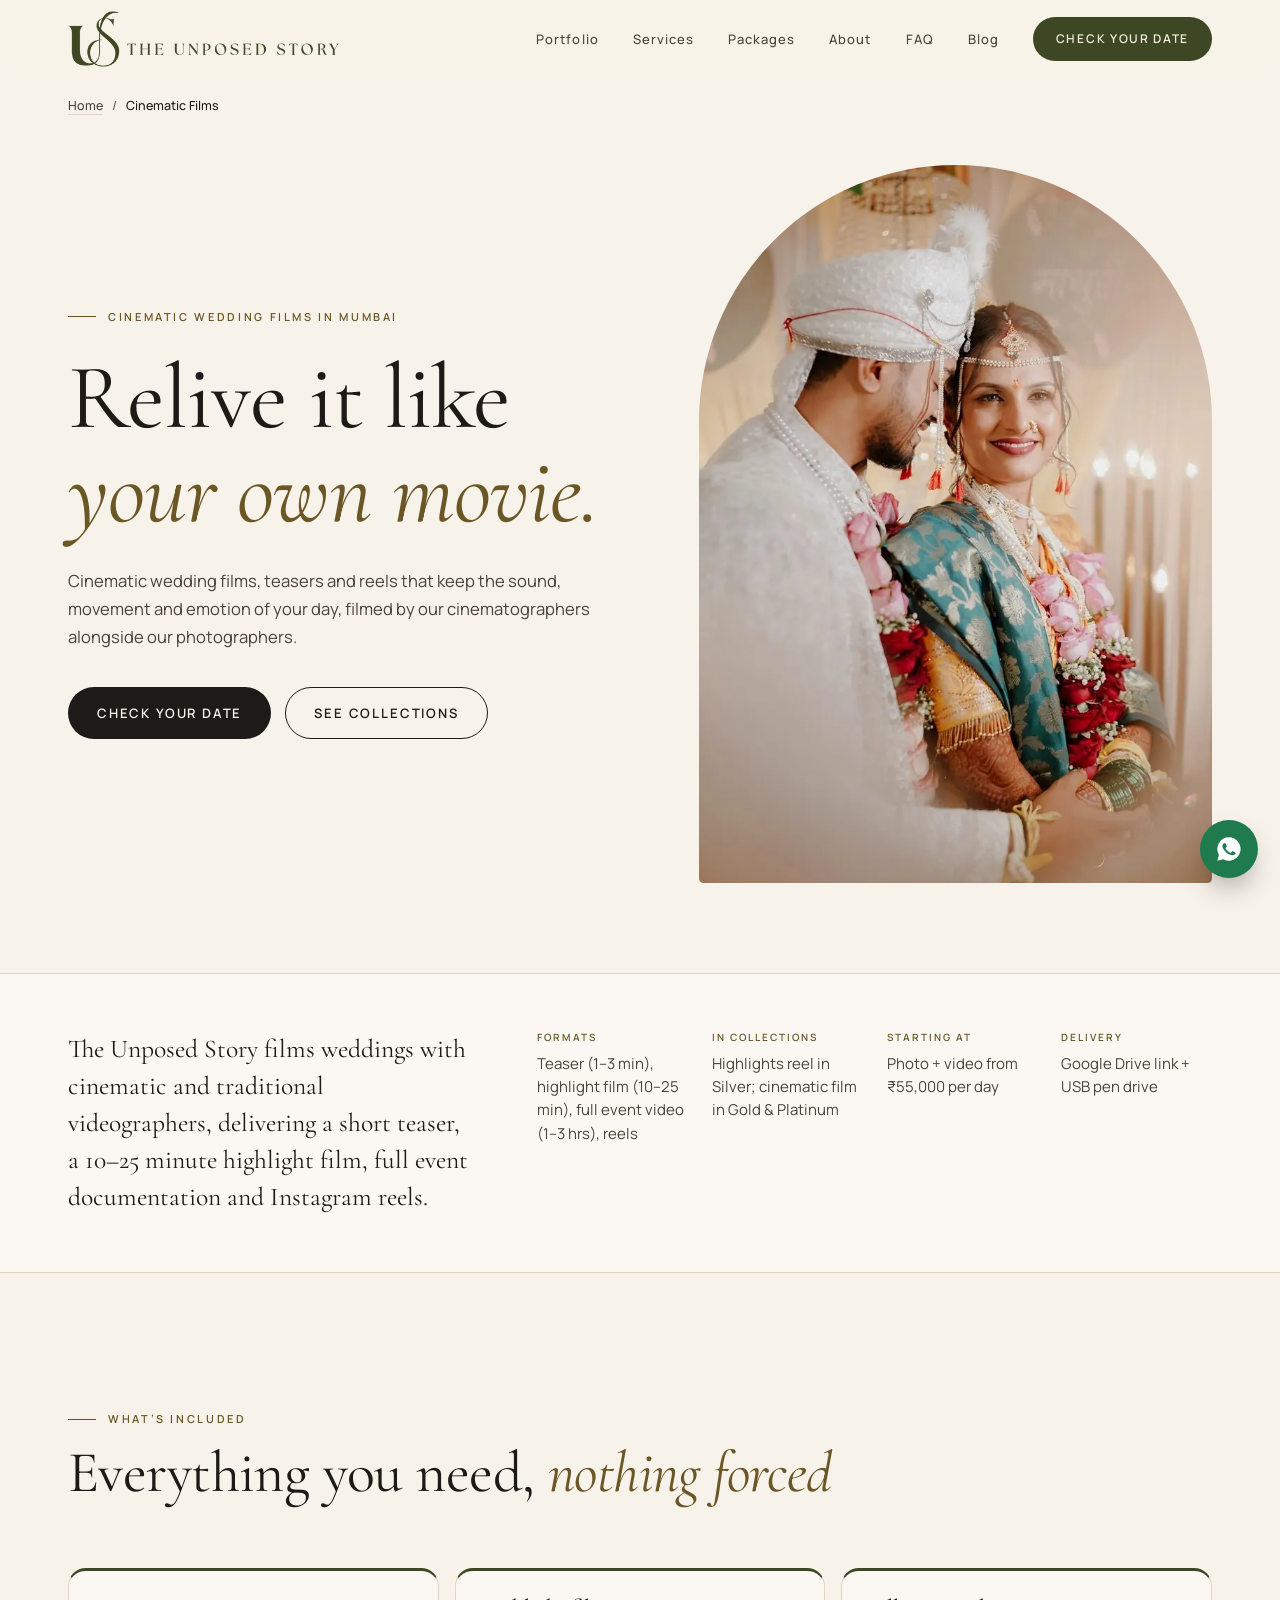
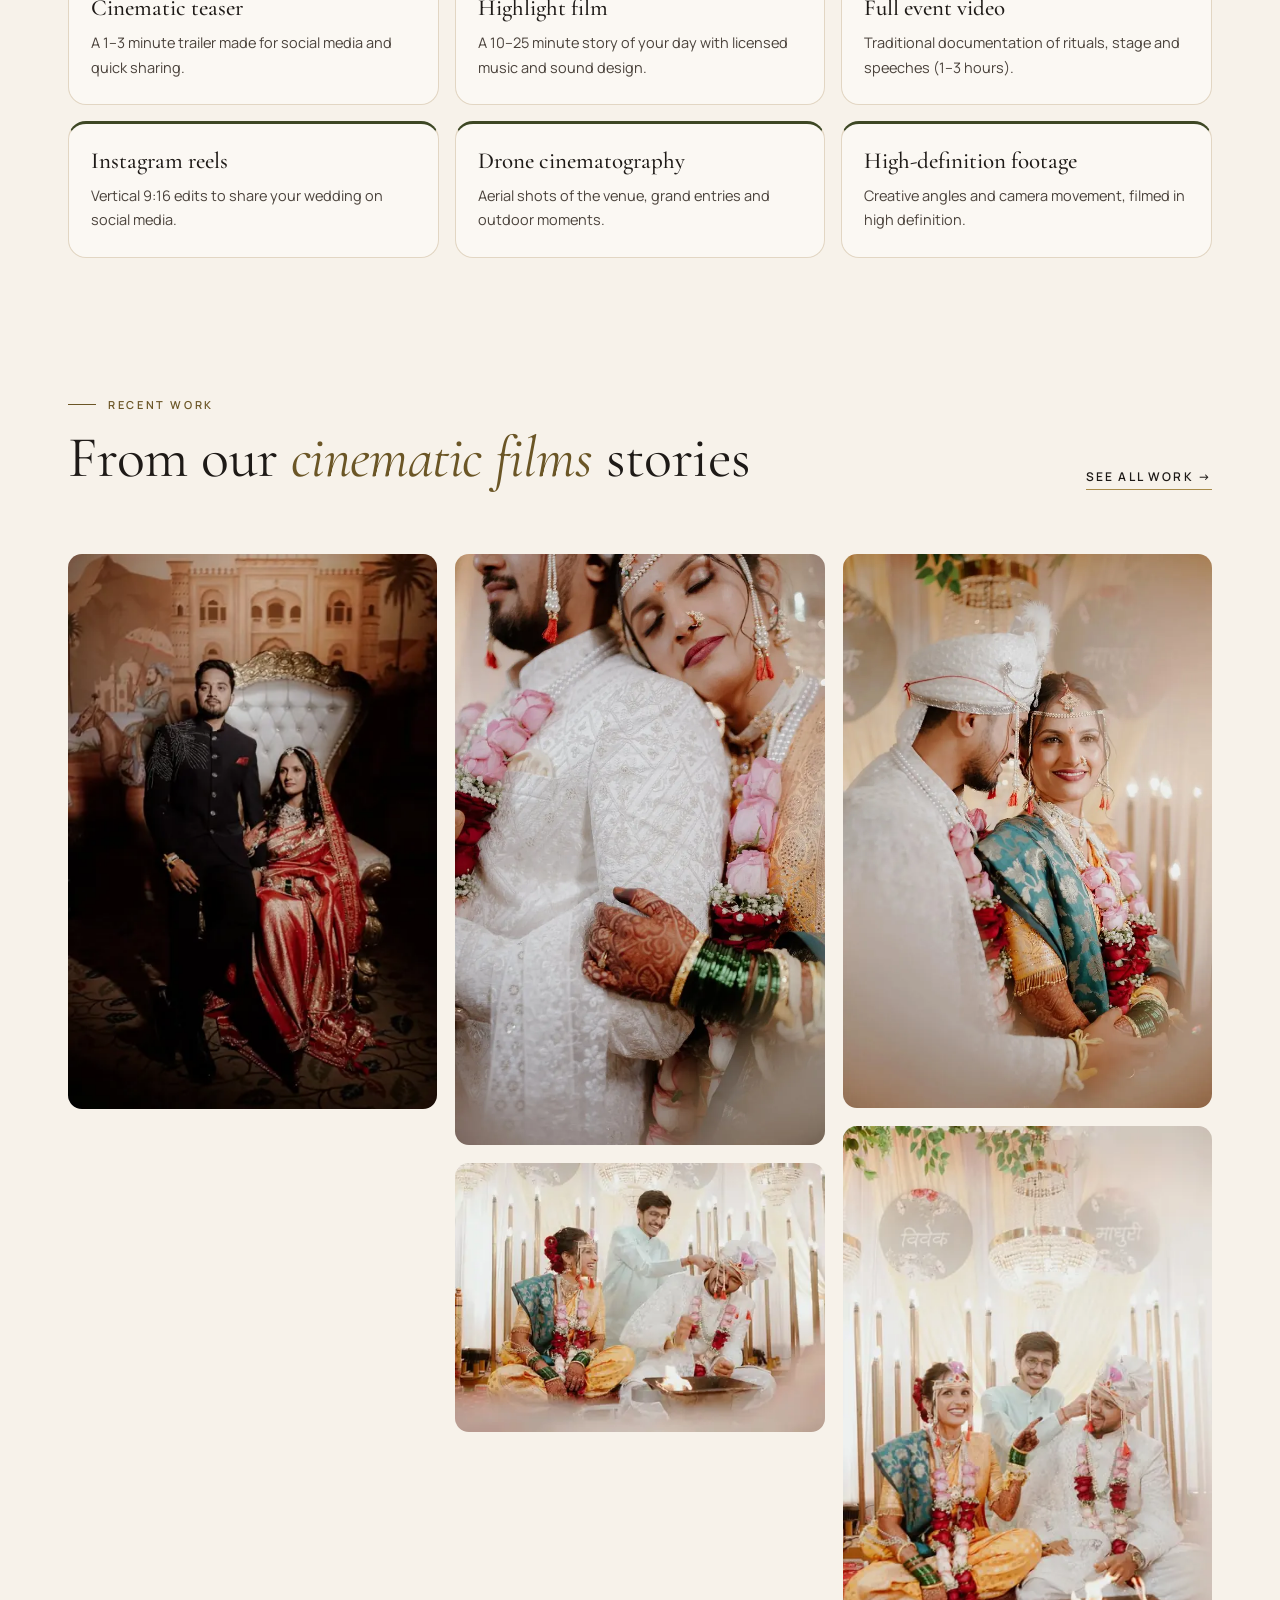
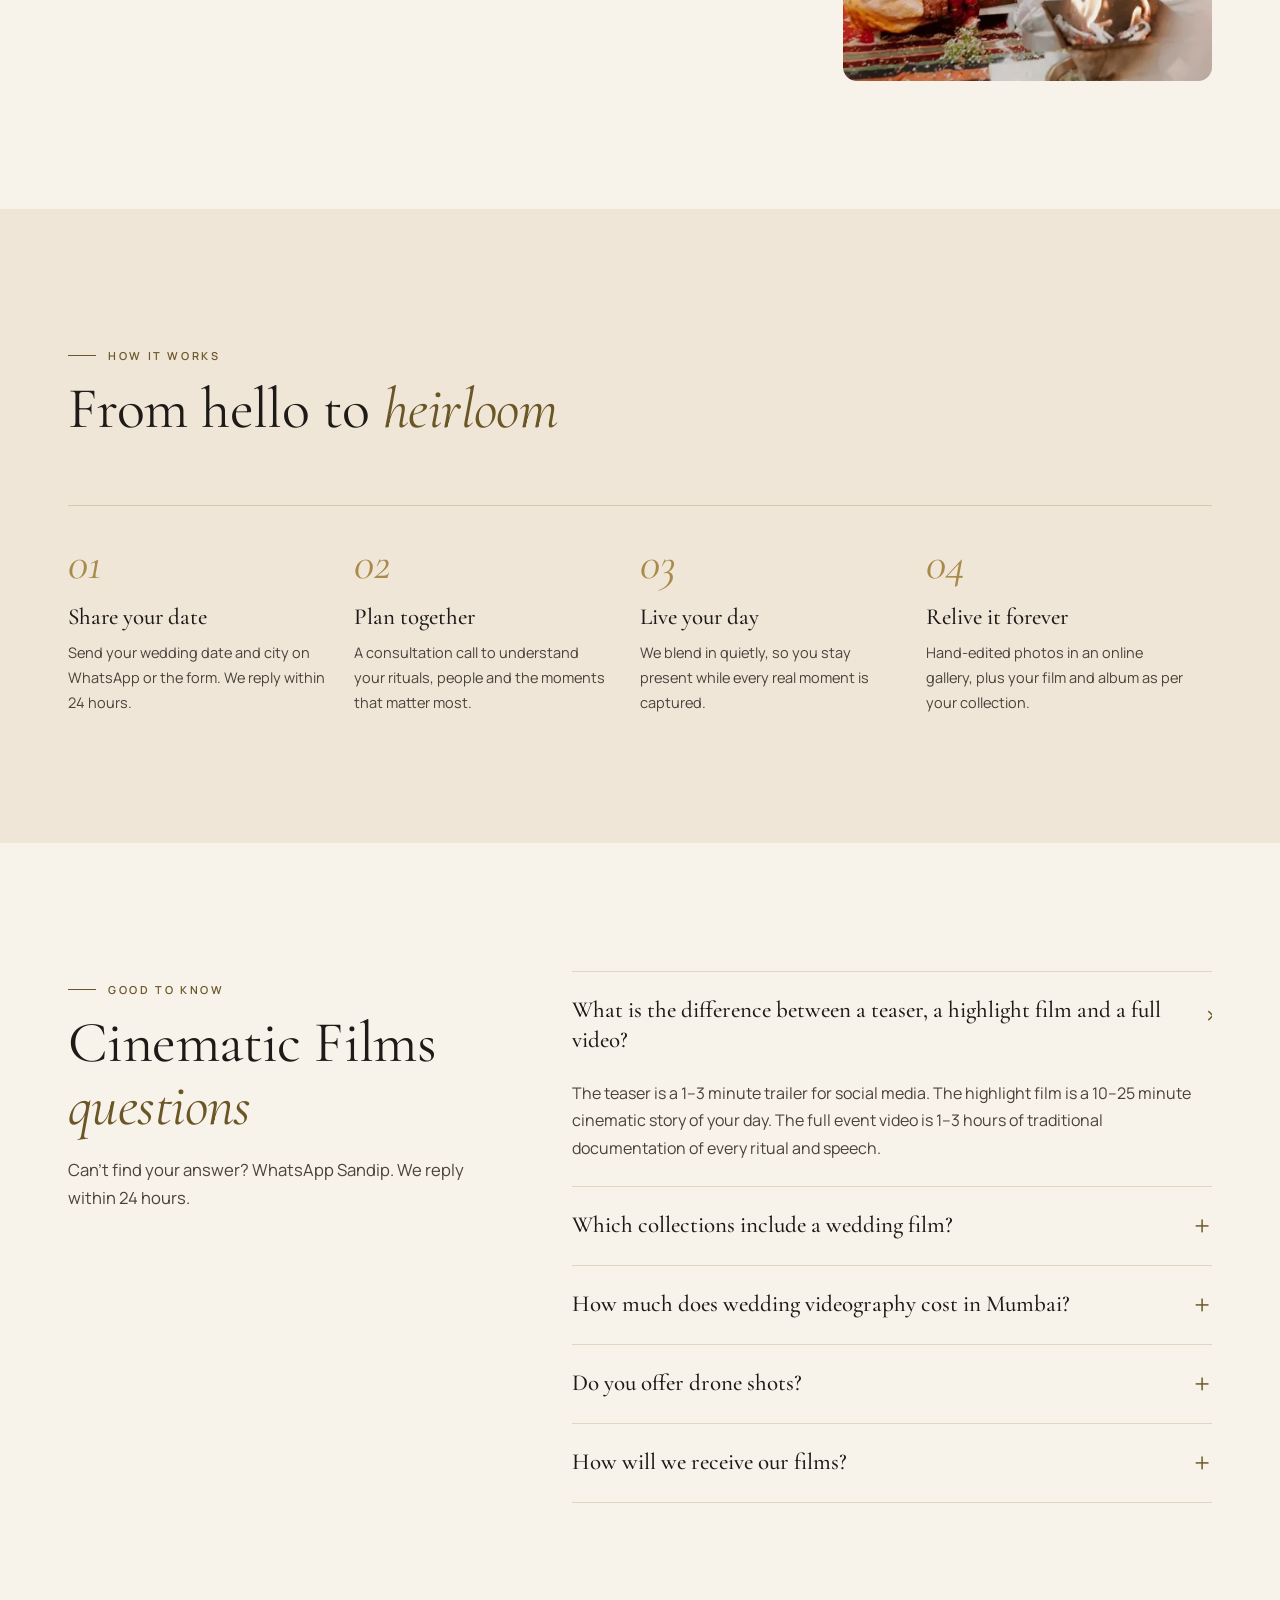
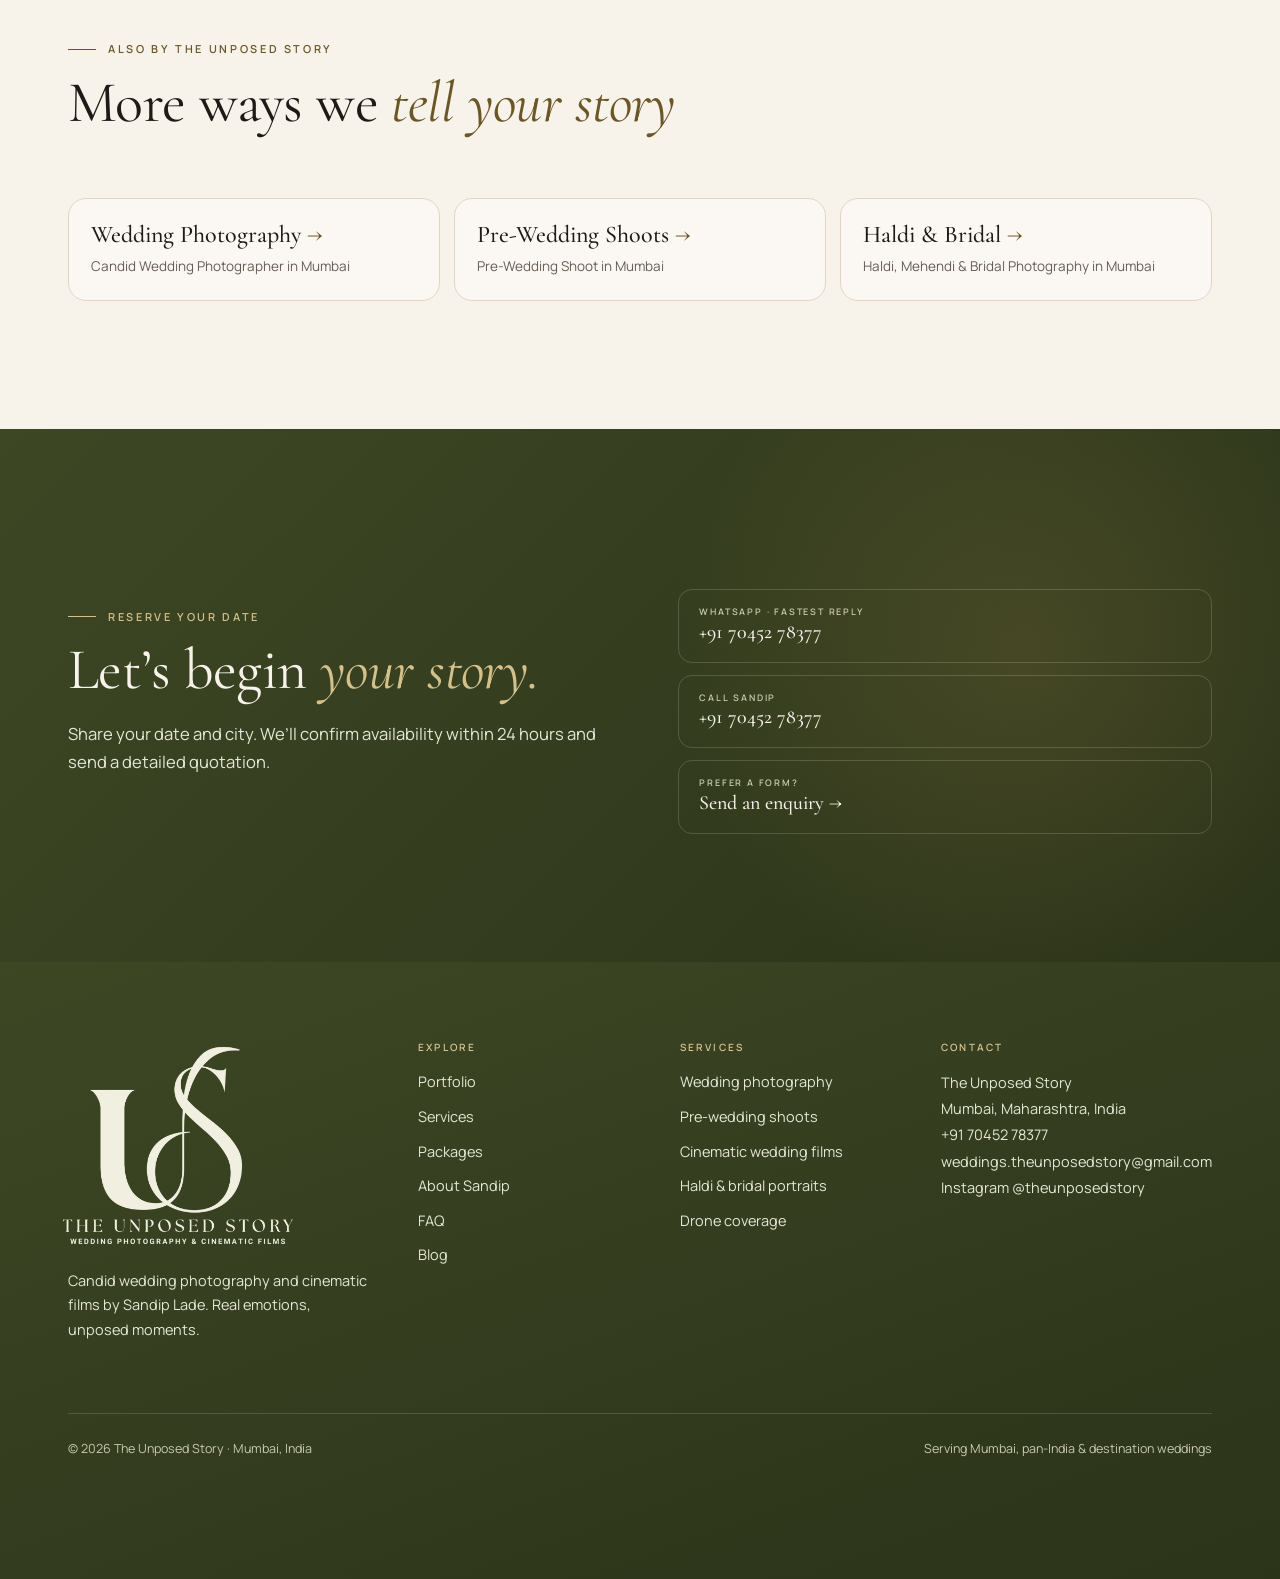
<file: cinematic-wedding-films/index.html>
<!doctype html>
<html lang="en-IN">
<head>
<meta charset="utf-8">
<script>if(location.hostname==='theunposedstory.github.io'){location.replace('https://portfolio.theunposedstory.workers.dev'+location.pathname.replace(/^\/portfolio/,'')+location.search+location.hash)}</script>
<meta name="viewport" content="width=device-width, initial-scale=1, viewport-fit=cover">
<title>Cinematic Wedding Films &amp; Videography in Mumbai | The Unposed Story</title>
<meta name="description" content="Cinematic wedding films, teasers, highlight films, full event video and Instagram reels in Mumbai, with drone coverage. Photo + video collections from ₹55,000 per day.">
<link rel="canonical" href="https://portfolio.theunposedstory.workers.dev/cinematic-wedding-films/">
<meta name="robots" content="index, follow, max-image-preview:large">
<meta name="theme-color" content="#3D4724">
<meta property="og:type" content="website"><meta property="og:site_name" content="The Unposed Story"><meta property="og:locale" content="en_IN">
<meta property="og:title" content="Cinematic Wedding Films &amp; Videography in Mumbai | The Unposed Story"><meta property="og:description" content="Cinematic wedding films, teasers, highlight films, full event video and Instagram reels in Mumbai, with drone coverage. Photo + video collections from ₹55,000 per day.">
<meta property="og:url" content="https://portfolio.theunposedstory.workers.dev/cinematic-wedding-films/"><meta property="og:image" content="https://portfolio.theunposedstory.workers.dev/assets/img/wedding-couple-varmala.webp"><meta name="twitter:card" content="summary_large_image">
<link rel="icon" href="/favicon.ico" sizes="any"><link rel="icon" href="../assets/img/favicon-192.png" sizes="192x192" type="image/png"><link rel="icon" href="../assets/img/favicon-48.png" sizes="48x48" type="image/png"><link rel="apple-touch-icon" href="../assets/img/apple-touch-icon.png">
<link rel="preconnect" href="https://fonts.googleapis.com"><link rel="preconnect" href="https://fonts.gstatic.com" crossorigin>
<link rel="preload" as="style" href="https://fonts.googleapis.com/css2?family=Cormorant+Garamond:ital,wght@0,400;0,500;1,400;1,500&family=Manrope:wght@400;500;600;700&display=swap" onload="this.onload=null;this.rel='stylesheet'"><noscript><link rel="stylesheet" href="https://fonts.googleapis.com/css2?family=Cormorant+Garamond:ital,wght@0,400;0,500;1,400;1,500&family=Manrope:wght@400;500;600;700&display=swap"></noscript>
<link rel="preload" as="image" href="../assets/img/wedding-couple-varmala.webp" fetchpriority="high">
<link rel="stylesheet" href="../assets/site.css?v=b8adc555">
<script>document.documentElement.classList.add('js')</script>
<script type="application/ld+json">{"@context": "https://schema.org", "@graph": [{"@type": "Service", "@id": "https://portfolio.theunposedstory.workers.dev/cinematic-wedding-films/#service", "name": "Cinematic Films in Mumbai", "serviceType": "Cinematic Films", "description": "Cinematic wedding films, teasers, highlight films, full event video and Instagram reels in Mumbai, with drone coverage. Photo + video collections from ₹55,000 per day.", "provider": {"@id": "https://portfolio.theunposedstory.workers.dev/#business"}, "areaServed": [{"@type": "City", "name": "Mumbai"}, {"@type": "City", "name": "Thane"}, {"@type": "City", "name": "Navi Mumbai"}, {"@type": "City", "name": "Pune"}], "url": "https://portfolio.theunposedstory.workers.dev/cinematic-wedding-films/", "image": "https://portfolio.theunposedstory.workers.dev/assets/img/wedding-couple-varmala.webp"}, {"@type": "BreadcrumbList", "itemListElement": [{"@type": "ListItem", "position": 1, "name": "Home", "item": "https://portfolio.theunposedstory.workers.dev/"}, {"@type": "ListItem", "position": 2, "name": "Cinematic Films", "item": "https://portfolio.theunposedstory.workers.dev/cinematic-wedding-films/"}]}, {"@type": "FAQPage", "mainEntity": [{"@type": "Question", "name": "What is the difference between a teaser, a highlight film and a full video?", "acceptedAnswer": {"@type": "Answer", "text": "The teaser is a 1–3 minute trailer for social media. The highlight film is a 10–25 minute cinematic story of your day. The full event video is 1–3 hours of traditional documentation of every ritual and speech."}}, {"@type": "Question", "name": "Which collections include a wedding film?", "acceptedAnswer": {"@type": "Answer", "text": "Silver includes a highlights reel. Gold and Platinum include a full cinematic wedding film, and Gold also includes drone coverage. Reels can be added to any collection."}}, {"@type": "Question", "name": "How much does wedding videography cost in Mumbai?", "acceptedAnswer": {"@type": "Answer", "text": "Photo + video collections start at ₹55,000 per day (Silver: 2 photographers + 1 videographer). Gold with two cinematographers and a cinematic film starts at ₹85,000 per day."}}, {"@type": "Question", "name": "Do you offer drone shots?", "acceptedAnswer": {"@type": "Answer", "text": "Yes. Drone aerial coverage is included in Gold and can be added to other collections, subject to venue permissions."}}, {"@type": "Question", "name": "How will we receive our films?", "acceptedAnswer": {"@type": "Answer", "text": "Final films are delivered through a Google Drive link and on a USB pen drive."}}]}]}</script>
</head>
<body>
<a class="skip" href="#main">Skip to content</a>
<header class="hdr">
  <div class="wrap">
    <a class="brand" href="../" aria-label="The Unposed Story — home"><picture><source srcset="../assets/img/logo-header-sm.webp 480w, ../assets/img/logo-header.webp 966w" sizes="(max-width:720px) 215px, 275px" type="image/webp"><img class="brand-logo" src="../assets/img/logo-header.png" width="966" height="200" alt="The Unposed Story — Wedding Photography &amp; Cinematic Films"></picture></a>
    <nav class="nav" aria-label="Main">
      <a href="../#work">Portfolio</a>
      <a href="../#services">Services</a>
      <a href="../#packages">Packages</a>
      <a href="../#about">About</a>
      <a href="../#faq">FAQ</a>
      <a href="../blog/">Blog</a>
      <a class="btn btn-dark" href="../#enquire">Check your date</a>
      <button class="burger" aria-label="Open menu" aria-expanded="false" aria-controls="drawer"><span></span></button>
    </nav>
  </div>
</header>
<div class="drawer" id="drawer">
  <a href="../#work">Portfolio</a><a href="../#services">Services</a><a href="../#packages">Packages</a><a href="../#about">About Sandip</a><a href="../#reviews">Reviews</a><a href="../#faq">FAQ</a><a href="../blog/">Blog</a>
  <a class="btn btn-dark" href="../#enquire">Check your date</a>
</div>

<main id="main">
<nav class="crumbs wrap" aria-label="Breadcrumb"><a href="../">Home</a> <span>/</span> <span aria-current="page">Cinematic Films</span></nav>
<section class="hero">
  <div class="wrap hero-grid">
    <div>
      <h1><span class="eyebrow">Cinematic Wedding Films in Mumbai</span><span class="display">Relive it like <em>your own movie.</em></span></h1>
      <p class="lead">Cinematic wedding films, teasers and reels that keep the sound, movement and emotion of your day, filmed by our cinematographers alongside our photographers.</p>
      <div class="cta-row">
        <a class="btn btn-dark" href="https://wa.me/917045278377?text=Hello%20Sandip%2C%20I%27d%20like%20to%20check%20availability%20for%20cinematic%20films%20with%20The%20Unposed%20Story%2E" target="_blank" rel="noopener">Check your date</a>
        <a class="btn btn-line" href="../#packages">See collections</a>
      </div>
    </div>
    <div class="hero-art"><div class="arch"><img src="../assets/img/wedding-couple-varmala.webp" srcset="../assets/img/wedding-couple-varmala-sm.webp 426w, ../assets/img/wedding-couple-varmala.webp 733w" sizes="(max-width:720px) 100vw, 520px" width="733" height="1100" alt="Bride and groom smiling after the varmala" fetchpriority="high"></div></div>
  </div>
</section>

<section class="glance" aria-labelledby="glance-h">
  <div class="wrap">
    <p id="glance-h">The Unposed Story films weddings with cinematic and traditional videographers, delivering a short teaser, a 10–25 minute highlight film, full event documentation and Instagram reels.</p>
    <dl><div><dt>Formats</dt><dd>Teaser (1–3 min), highlight film (10–25 min), full event video (1–3 hrs), reels</dd></div><div><dt>In collections</dt><dd>Highlights reel in Silver; cinematic film in Gold &amp; Platinum</dd></div><div><dt>Starting at</dt><dd>Photo + video from ₹55,000 per day</dd></div><div><dt>Delivery</dt><dd>Google Drive link + USB pen drive</dd></div></dl>
  </div>
</section>

<section class="sec" aria-labelledby="inc-h">
  <div class="wrap">
    <div class="sec-head"><div><span class="eyebrow">What’s included</span><h2 class="h2" id="inc-h">Everything you need, <em>nothing forced</em></h2></div></div>
    <div class="incl"><div class="incl-card rv-in"><h3>Cinematic teaser</h3><p>A 1–3 minute trailer made for social media and quick sharing.</p></div><div class="incl-card rv-in"><h3>Highlight film</h3><p>A 10–25 minute story of your day with licensed music and sound design.</p></div><div class="incl-card rv-in"><h3>Full event video</h3><p>Traditional documentation of rituals, stage and speeches (1–3 hours).</p></div><div class="incl-card rv-in"><h3>Instagram reels</h3><p>Vertical 9:16 edits to share your wedding on social media.</p></div><div class="incl-card rv-in"><h3>Drone cinematography</h3><p>Aerial shots of the venue, grand entries and outdoor moments.</p></div><div class="incl-card rv-in"><h3>High-definition footage</h3><p>Creative angles and camera movement, filmed in high definition.</p></div></div>
  </div>
</section>

<section class="sec" id="work" aria-labelledby="work-h" style="padding-top:0">
  <div class="wrap">
    <div class="sec-head"><div><span class="eyebrow">Recent work</span><h2 class="h2" id="work-h">From our <em>cinematic films</em> stories</h2></div>
      <a class="link" href="../#work">See all work →</a></div>
    <div class="gallery" data-only="wedding">
<figure class="g-item" data-cat="wedding"><img src="../assets/img/wedding-couple-palace-portrait-sm.webp" srcset="../assets/img/wedding-couple-palace-portrait-xs.webp 360w, ../assets/img/wedding-couple-palace-portrait-sm.webp 426w, ../assets/img/wedding-couple-palace-portrait.webp 733w" sizes="(max-width:720px) 50vw, 33vw" data-full="../assets/img/wedding-couple-palace-portrait.webp" width="733" height="1100" alt="Bride and groom portrait in a palace-style set, Mumbai wedding" loading="lazy" decoding="async"><figcaption><small>Weddings</small>Bride and groom portrait in a palace-style set</figcaption></figure>
<figure class="g-item" data-cat="wedding"><img src="../assets/img/couple-embrace-golden-sm.webp" srcset="../assets/img/couple-embrace-golden-xs.webp 360w, ../assets/img/couple-embrace-golden-sm.webp 400w, ../assets/img/couple-embrace-golden.webp 687w" sizes="(max-width:720px) 50vw, 33vw" data-full="../assets/img/couple-embrace-golden.webp" width="687" height="1100" alt="Bride resting on groom’s shoulder in golden light" loading="lazy" decoding="async"><figcaption><small>Weddings</small>Bride resting on groom’s shoulder in golden light</figcaption></figure>
<figure class="g-item" data-cat="wedding"><img src="../assets/img/wedding-ceremony-laughter-sm.webp" srcset="../assets/img/wedding-ceremony-laughter-xs.webp 480w, ../assets/img/wedding-ceremony-laughter-sm.webp 640w, ../assets/img/wedding-ceremony-laughter.webp 1100w" sizes="(max-width:720px) 50vw, 33vw" data-full="../assets/img/wedding-ceremony-laughter.webp" width="1100" height="799" alt="Candid laughter during the wedding pheras" loading="lazy" decoding="async"><figcaption><small>Weddings</small>Candid laughter during the wedding pheras</figcaption></figure>
<figure class="g-item" data-cat="wedding"><img src="../assets/img/wedding-couple-varmala-sm.webp" srcset="../assets/img/wedding-couple-varmala-xs.webp 360w, ../assets/img/wedding-couple-varmala-sm.webp 426w, ../assets/img/wedding-couple-varmala.webp 733w" sizes="(max-width:720px) 50vw, 33vw" data-full="../assets/img/wedding-couple-varmala.webp" width="733" height="1100" alt="Bride and groom smiling after the varmala" loading="lazy" decoding="async"><figcaption><small>Weddings</small>Bride and groom smiling after the varmala</figcaption></figure>
<figure class="g-item" data-cat="wedding"><img src="../assets/img/wedding-sindoor-ritual-sm.webp" srcset="../assets/img/wedding-sindoor-ritual-xs.webp 360w, ../assets/img/wedding-sindoor-ritual-sm.webp 426w, ../assets/img/wedding-sindoor-ritual.webp 733w" sizes="(max-width:720px) 50vw, 33vw" data-full="../assets/img/wedding-sindoor-ritual.webp" width="733" height="1100" alt="Sindoor ritual at a Marathi wedding ceremony" loading="lazy" decoding="async"><figcaption><small>Weddings</small>Sindoor ritual at a Marathi wedding ceremony</figcaption></figure>
    </div>
  </div>
</section>

<section class="sec process" aria-labelledby="pr-h">
  <div class="wrap">
    <div class="sec-head"><div><span class="eyebrow">How it works</span><h2 class="h2" id="pr-h">From hello to <em>heirloom</em></h2></div></div>
    <ol class="steps" style="list-style:none;margin:0;padding:0">
      <li class="step"><h3>Share your date</h3><p>Send your wedding date and city on WhatsApp or the form. We reply within 24 hours.</p></li>
      <li class="step"><h3>Plan together</h3><p>A consultation call to understand your rituals, people and the moments that matter most.</p></li>
      <li class="step"><h3>Live your day</h3><p>We blend in quietly, so you stay present while every real moment is captured.</p></li>
      <li class="step"><h3>Relive it forever</h3><p>Hand-edited photos in an online gallery, plus your film and album as per your collection.</p></li>
    </ol>
  </div>
</section>

<section class="sec faq" aria-labelledby="faq-h">
  <div class="wrap faq-grid">
    <div><span class="eyebrow">Good to know</span><h2 class="h2" id="faq-h">Cinematic Films <em>questions</em></h2>
      <p class="lead" style="margin-top:18px">Can’t find your answer? WhatsApp Sandip. We reply within 24 hours.</p></div>
    <div><details open><summary>What is the difference between a teaser, a highlight film and a full video?</summary><p>The teaser is a 1–3 minute trailer for social media. The highlight film is a 10–25 minute cinematic story of your day. The full event video is 1–3 hours of traditional documentation of every ritual and speech.</p></details><details><summary>Which collections include a wedding film?</summary><p>Silver includes a highlights reel. Gold and Platinum include a full cinematic wedding film, and Gold also includes drone coverage. Reels can be added to any collection.</p></details><details><summary>How much does wedding videography cost in Mumbai?</summary><p>Photo + video collections start at ₹55,000 per day (Silver: 2 photographers + 1 videographer). Gold with two cinematographers and a cinematic film starts at ₹85,000 per day.</p></details><details><summary>Do you offer drone shots?</summary><p>Yes. Drone aerial coverage is included in Gold and can be added to other collections, subject to venue permissions.</p></details><details><summary>How will we receive our films?</summary><p>Final films are delivered through a Google Drive link and on a USB pen drive.</p></details></div>
  </div>
</section>

<section class="sec related" aria-labelledby="rel-h" style="padding-top:0">
  <div class="wrap">
    <div class="sec-head"><div><span class="eyebrow">Also by The Unposed Story</span><h2 class="h2" id="rel-h">More ways we <em>tell your story</em></h2></div></div>
    <div class="rel"><a class="rel-card" href="../wedding-photography/"><b>Wedding Photography</b><span>Candid Wedding Photographer in Mumbai</span></a><a class="rel-card" href="../pre-wedding-shoot/"><b>Pre-Wedding Shoots</b><span>Pre-Wedding Shoot in Mumbai</span></a><a class="rel-card" href="../haldi-bridal-photography/"><b>Haldi &amp; Bridal</b><span>Haldi, Mehendi &amp; Bridal Photography in Mumbai</span></a></div>
  </div>
</section>

<section class="sec cta" id="enquire" aria-labelledby="cta-h">
  <div class="wrap cta-grid">
    <div>
      <span class="eyebrow">Reserve your date</span>
      <h2 class="h2" id="cta-h">Let’s begin <em>your story.</em></h2>
      <p class="lead" style="margin-top:18px">Share your date and city. We’ll confirm availability within 24 hours and send a detailed quotation.</p>
    </div>
    <div class="contact-list">
      <a href="https://wa.me/917045278377?text=Hello%20Sandip%2C%20I%27d%20like%20to%20check%20availability%20for%20cinematic%20films%20with%20The%20Unposed%20Story%2E" target="_blank" rel="noopener"><span><small>WhatsApp · fastest reply</small><b>+91 70452 78377</b></span></a>
      <a href="tel:+917045278377"><span><small>Call Sandip</small><b>+91 70452 78377</b></span></a>
      <a href="../#enquire"><span><small>Prefer a form?</small><b>Send an enquiry →</b></span></a>
    </div>
  </div>
</section>
</main>

<footer class="ftr">
  <div class="wrap">
    <div class="ftr-grid">
      <div>
        <a href="../" aria-label="The Unposed Story — home"><picture><source srcset="../assets/img/logo-cream.webp" type="image/webp"><img class="ftr-logo" src="../assets/img/logo-cream.png" width="900" height="774" alt="The Unposed Story — Wedding Photography &amp; Cinematic Films logo" loading="lazy"></picture></a>
        <p style="margin-top:20px;max-width:34ch">Candid wedding photography and cinematic films by Sandip Lade. Real emotions, unposed moments.</p>
      </div>
      <div><h3 class="ftr-h">Explore</h3><ul><li><a href="../#work">Portfolio</a></li><li><a href="../#services">Services</a></li><li><a href="../#packages">Packages</a></li><li><a href="../#about">About Sandip</a></li><li><a href="../#faq">FAQ</a></li><li><a href="../blog/">Blog</a></li></ul></div>
      <div><h3 class="ftr-h">Services</h3><ul><li><a href="../wedding-photography/">Wedding photography</a></li><li><a href="../pre-wedding-shoot/">Pre-wedding shoots</a></li><li><a href="../cinematic-wedding-films/">Cinematic wedding films</a></li><li><a href="../haldi-bridal-photography/">Haldi &amp; bridal portraits</a></li><li><a href="../cinematic-wedding-films/">Drone coverage</a></li></ul></div>
      <div><h3 class="ftr-h">Contact</h3><address>The Unposed Story<br>Mumbai, Maharashtra, India<br><a href="tel:+917045278377">+91 70452 78377</a><br><a href="mailto:weddings.theunposedstory@gmail.com">weddings.theunposedstory@gmail.com</a><br><a href="https://instagram.com/theunposedstory" target="_blank" rel="noopener">Instagram @theunposedstory</a></address></div>
    </div>
    <div class="ftr-bot"><span>© <span id="yr">2026</span> The Unposed Story · Mumbai, India</span><span>Serving Mumbai, pan-India &amp; destination weddings</span></div>
  </div>
</footer>

<a class="fab" href="https://wa.me/917045278377?text=Hello%20Sandip%2C%20I%27d%20like%20to%20check%20availability%20with%20The%20Unposed%20Story." target="_blank" rel="noopener" aria-label="Chat on WhatsApp"><svg width="28" height="28" viewBox="0 0 24 24" fill="#fff" aria-hidden="true"><path d="M12 2a10 10 0 0 0-8.6 15.1L2 22l5-1.3A10 10 0 1 0 12 2Zm5.3 14.1c-.2.6-1.3 1.2-1.8 1.2-.5.1-1 .2-3.3-.7-2.8-1.1-4.5-4-4.7-4.2-.1-.2-1.1-1.5-1.1-2.8 0-1.4.7-2 1-2.3.2-.3.5-.3.7-.3h.5c.2 0 .4 0 .6.5l.8 2c.1.2.1.4 0 .5l-.4.6-.4.4c-.1.2-.3.3-.1.6.2.3.8 1.3 1.7 2.1 1.2 1 2.1 1.3 2.4 1.5.3.1.5.1.6-.1l.9-1c.2-.3.4-.2.6-.1l1.9.9c.3.1.5.2.5.3.1.2.1.6-.1 1.1Z"/></svg></a>
<nav class="mbar" aria-label="Quick contact">
  <a href="tel:+917045278377">Call</a>
  <a class="wa" href="https://wa.me/917045278377?text=Hello%20Sandip%2C%20I%27d%20like%20to%20check%20availability%20with%20The%20Unposed%20Story." target="_blank" rel="noopener">WhatsApp</a>
  <a class="go" href="../#enquire">Check date</a>
</nav>
<script>document.getElementById('yr').textContent=new Date().getFullYear();</script>
<script src="../assets/site.js?v=d95d41fa" defer></script>
</body>
</html>
</file>
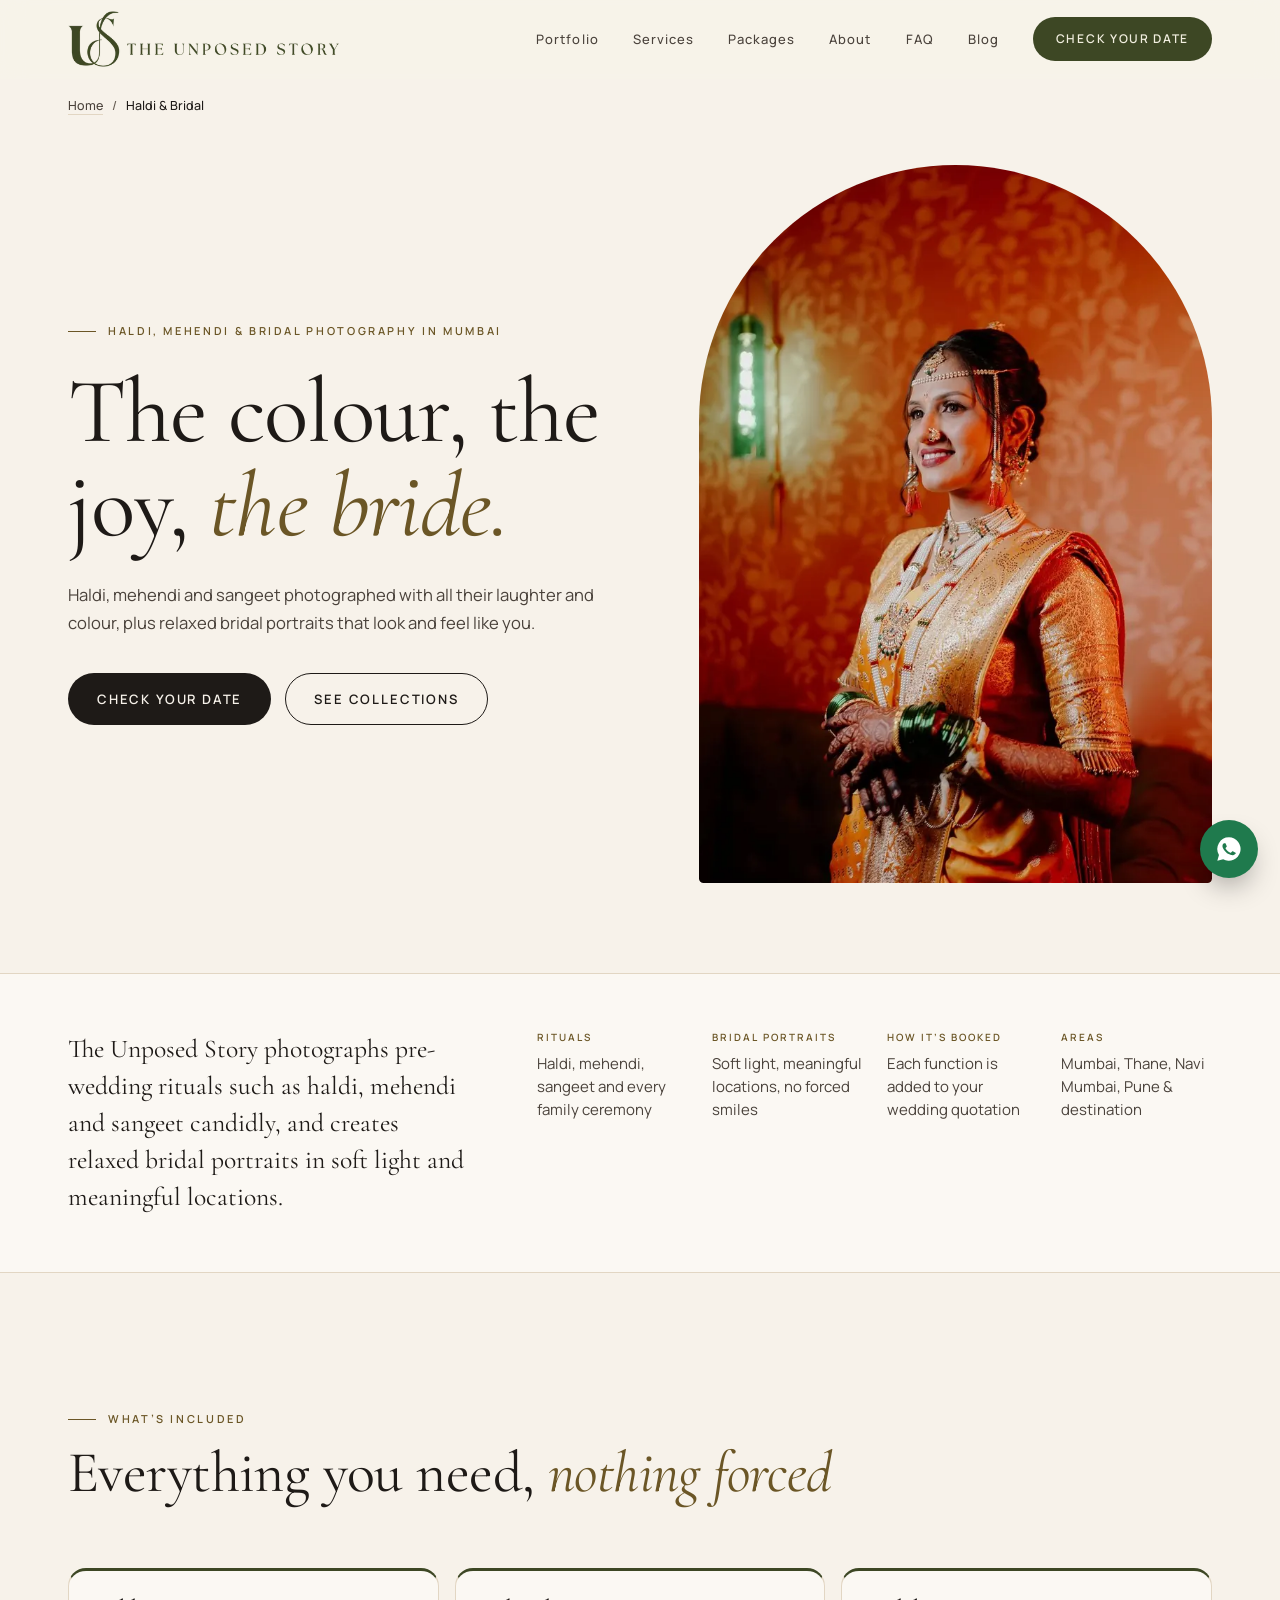
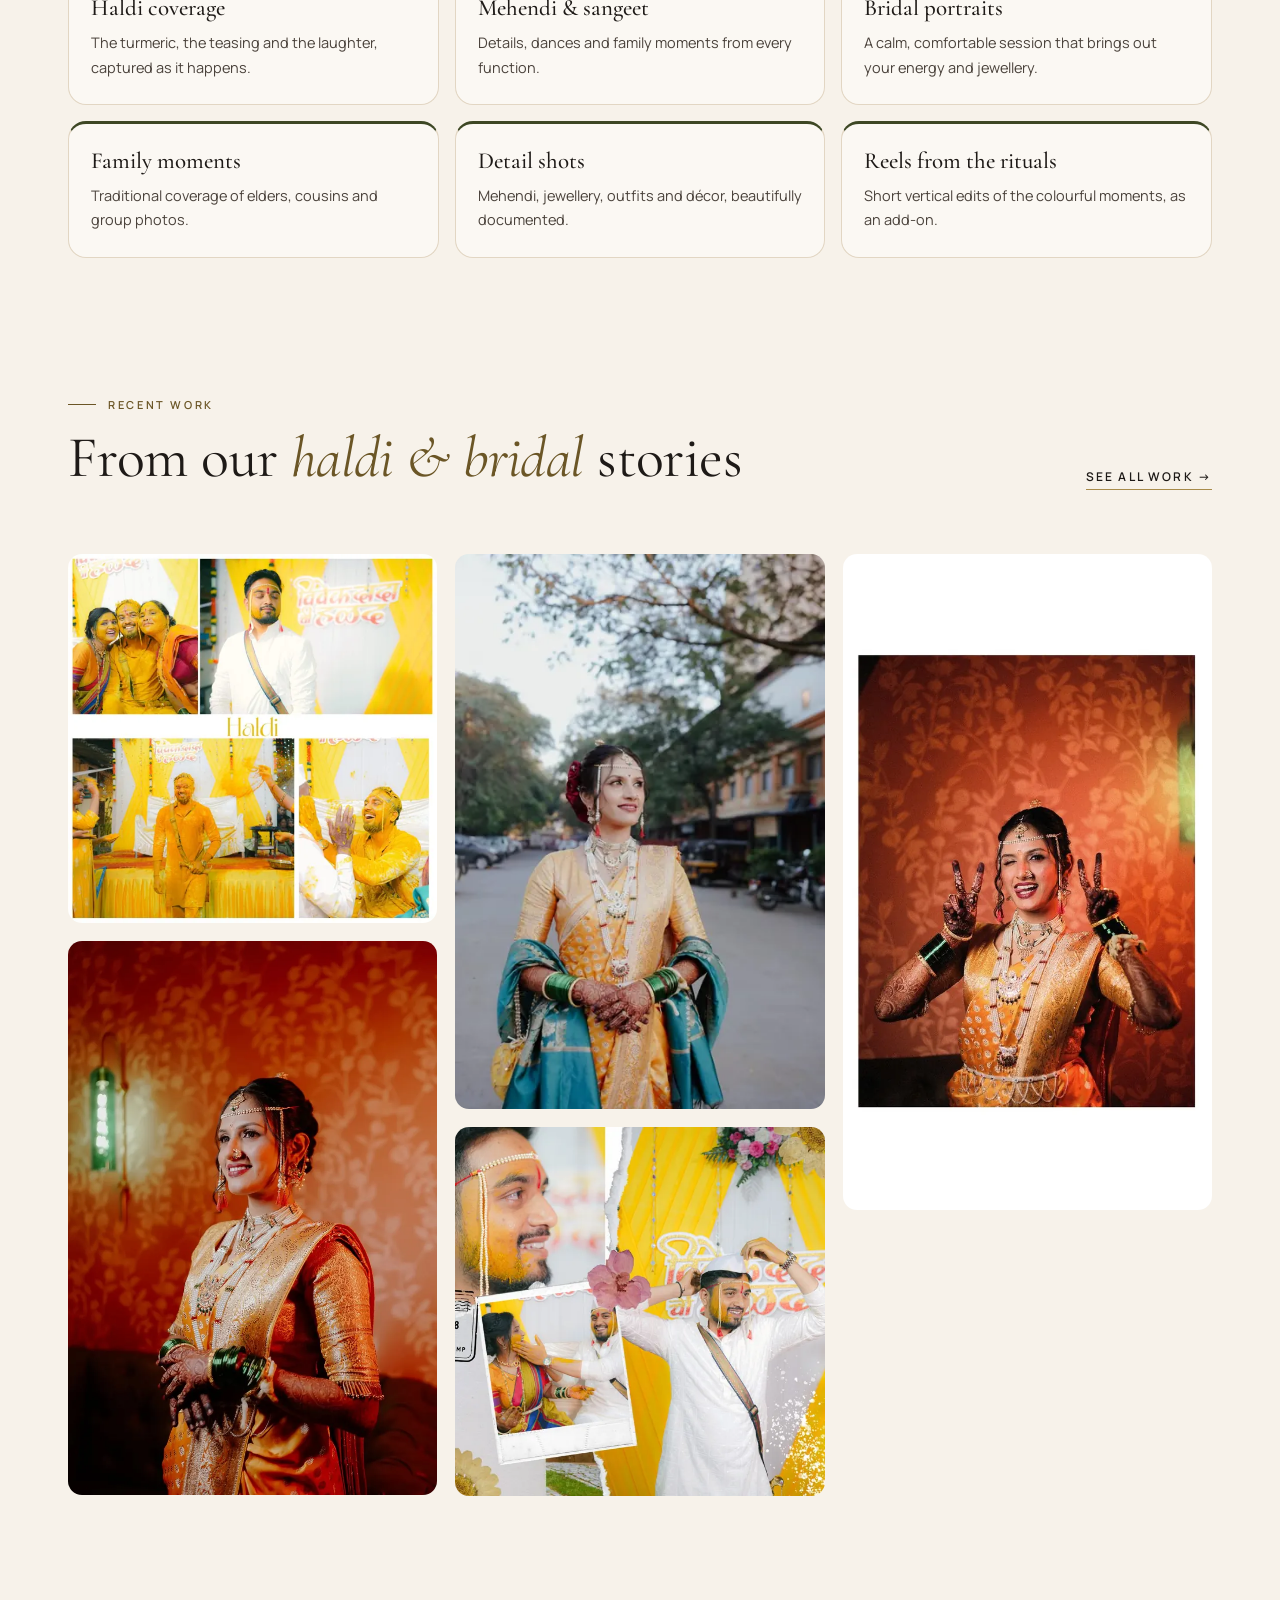
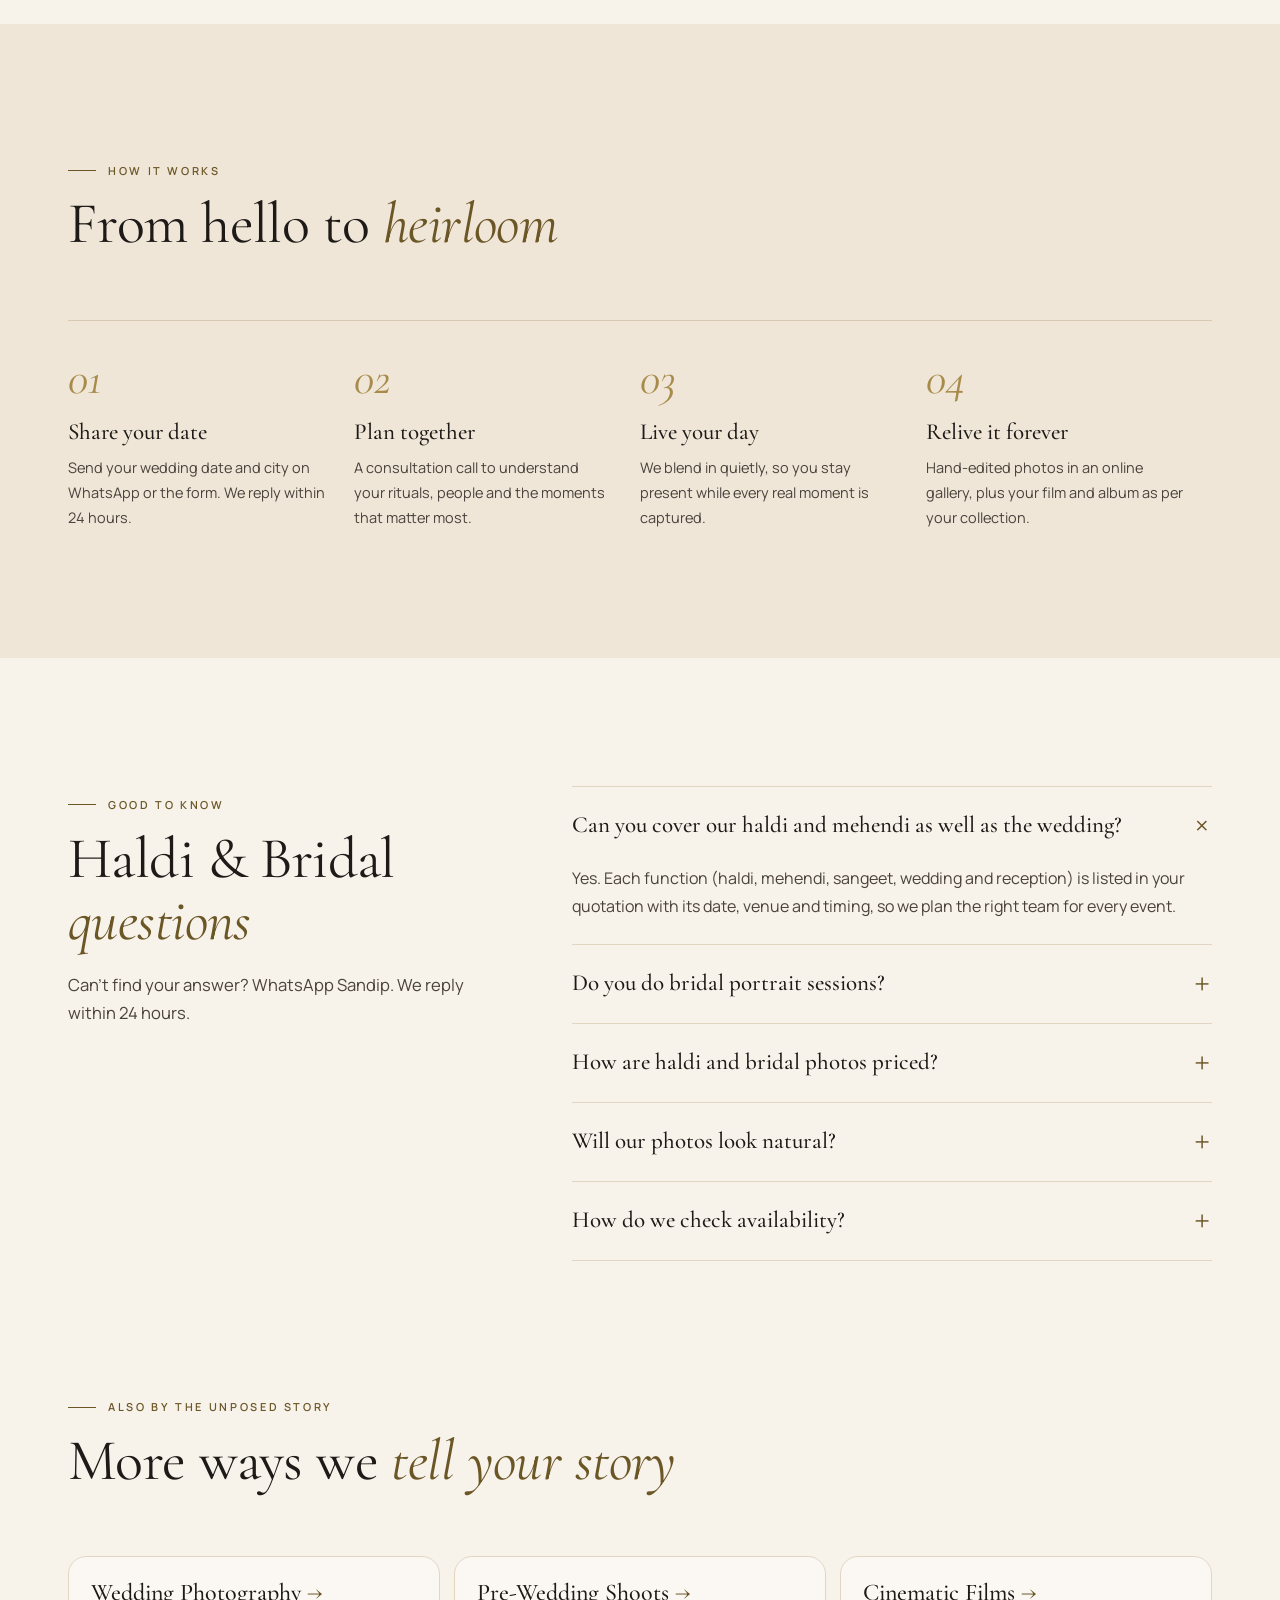
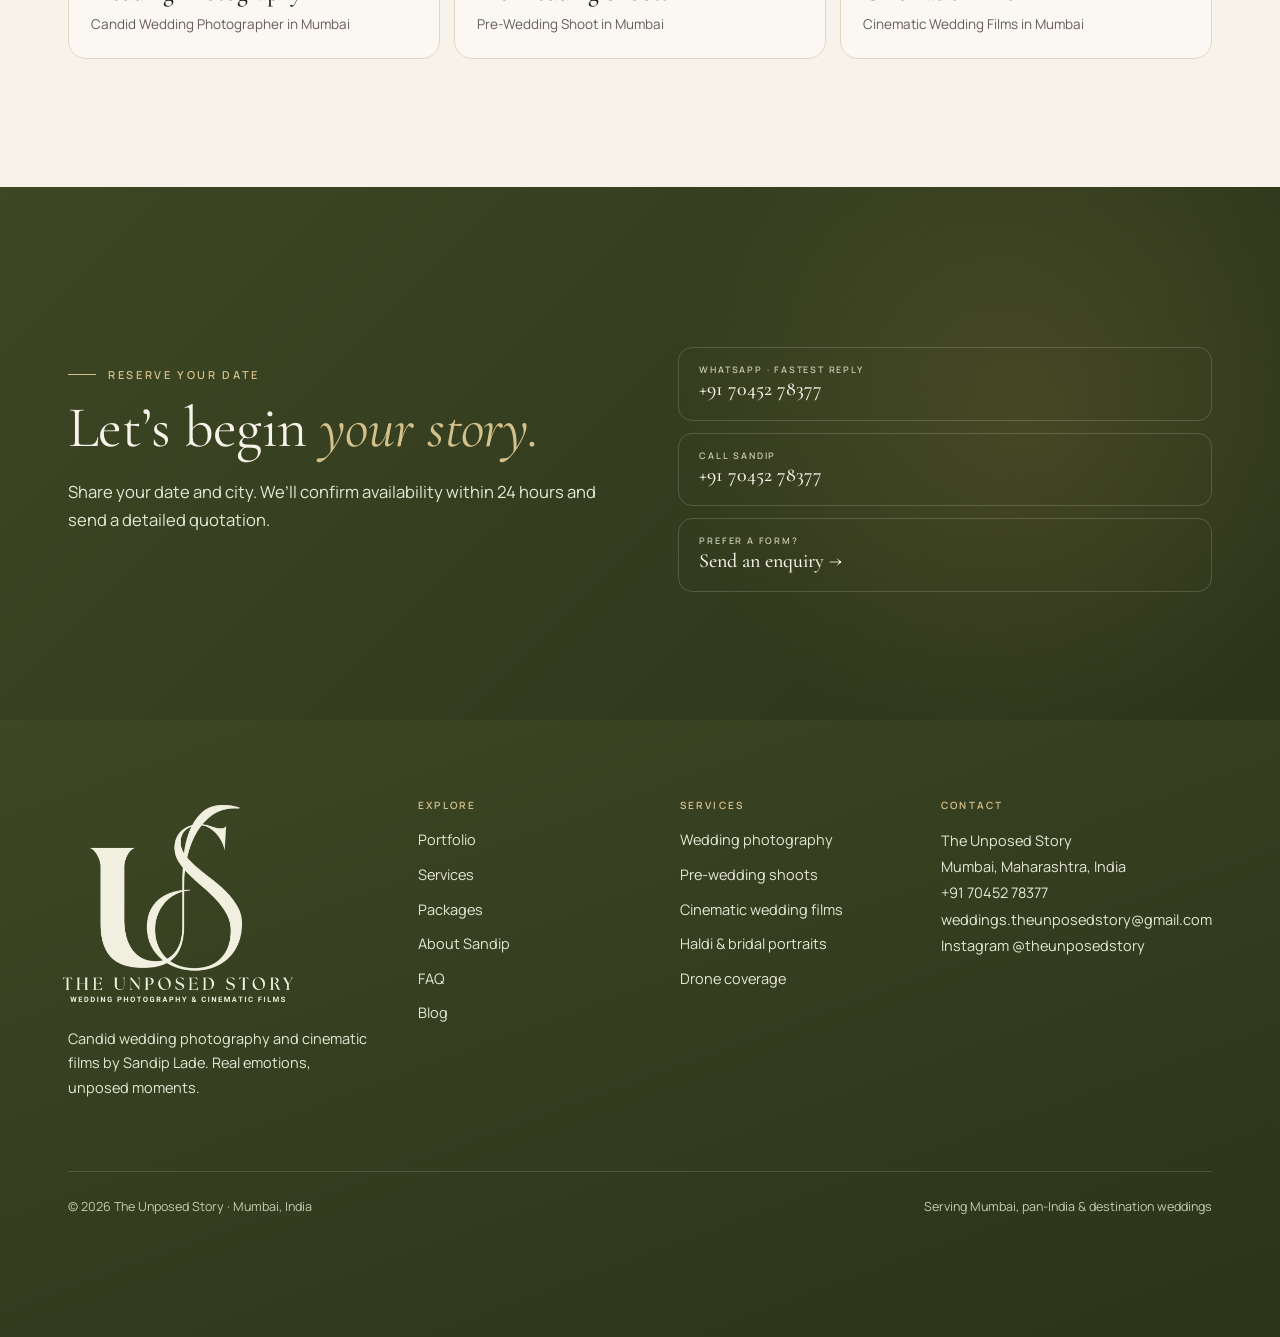
<file: haldi-bridal-photography/index.html>
<!doctype html>
<html lang="en-IN">
<head>
<meta charset="utf-8">
<script>if(location.hostname==='theunposedstory.github.io'){location.replace('https://portfolio.theunposedstory.workers.dev'+location.pathname.replace(/^\/portfolio/,'')+location.search+location.hash)}</script>
<meta name="viewport" content="width=device-width, initial-scale=1, viewport-fit=cover">
<title>Haldi, Mehendi &amp; Bridal Portrait Photography in Mumbai | The Unposed Story</title>
<meta name="description" content="Candid haldi, mehendi and sangeet photography and relaxed bridal portraits in Mumbai. Rituals full of colour and laughter, photographed by The Unposed Story.">
<link rel="canonical" href="https://portfolio.theunposedstory.workers.dev/haldi-bridal-photography/">
<meta name="robots" content="index, follow, max-image-preview:large">
<meta name="theme-color" content="#3D4724">
<meta property="og:type" content="website"><meta property="og:site_name" content="The Unposed Story"><meta property="og:locale" content="en_IN">
<meta property="og:title" content="Haldi, Mehendi &amp; Bridal Portrait Photography in Mumbai | The Unposed Story"><meta property="og:description" content="Candid haldi, mehendi and sangeet photography and relaxed bridal portraits in Mumbai. Rituals full of colour and laughter, photographed by The Unposed Story.">
<meta property="og:url" content="https://portfolio.theunposedstory.workers.dev/haldi-bridal-photography/"><meta property="og:image" content="https://portfolio.theunposedstory.workers.dev/assets/img/bridal-jewellery-portrait.webp"><meta name="twitter:card" content="summary_large_image">
<link rel="icon" href="/favicon.ico" sizes="any"><link rel="icon" href="../assets/img/favicon-192.png" sizes="192x192" type="image/png"><link rel="icon" href="../assets/img/favicon-48.png" sizes="48x48" type="image/png"><link rel="apple-touch-icon" href="../assets/img/apple-touch-icon.png">
<link rel="preconnect" href="https://fonts.googleapis.com"><link rel="preconnect" href="https://fonts.gstatic.com" crossorigin>
<link rel="preload" as="style" href="https://fonts.googleapis.com/css2?family=Cormorant+Garamond:ital,wght@0,400;0,500;1,400;1,500&family=Manrope:wght@400;500;600;700&display=swap" onload="this.onload=null;this.rel='stylesheet'"><noscript><link rel="stylesheet" href="https://fonts.googleapis.com/css2?family=Cormorant+Garamond:ital,wght@0,400;0,500;1,400;1,500&family=Manrope:wght@400;500;600;700&display=swap"></noscript>
<link rel="preload" as="image" href="../assets/img/bridal-jewellery-portrait.webp" fetchpriority="high">
<link rel="stylesheet" href="../assets/site.css?v=b8adc555">
<script>document.documentElement.classList.add('js')</script>
<script type="application/ld+json">{"@context": "https://schema.org", "@graph": [{"@type": "Service", "@id": "https://portfolio.theunposedstory.workers.dev/haldi-bridal-photography/#service", "name": "Haldi & Bridal in Mumbai", "serviceType": "Haldi & Bridal", "description": "Candid haldi, mehendi and sangeet photography and relaxed bridal portraits in Mumbai. Rituals full of colour and laughter, photographed by The Unposed Story.", "provider": {"@id": "https://portfolio.theunposedstory.workers.dev/#business"}, "areaServed": [{"@type": "City", "name": "Mumbai"}, {"@type": "City", "name": "Thane"}, {"@type": "City", "name": "Navi Mumbai"}, {"@type": "City", "name": "Pune"}], "url": "https://portfolio.theunposedstory.workers.dev/haldi-bridal-photography/", "image": "https://portfolio.theunposedstory.workers.dev/assets/img/bridal-jewellery-portrait.webp"}, {"@type": "BreadcrumbList", "itemListElement": [{"@type": "ListItem", "position": 1, "name": "Home", "item": "https://portfolio.theunposedstory.workers.dev/"}, {"@type": "ListItem", "position": 2, "name": "Haldi & Bridal", "item": "https://portfolio.theunposedstory.workers.dev/haldi-bridal-photography/"}]}, {"@type": "FAQPage", "mainEntity": [{"@type": "Question", "name": "Can you cover our haldi and mehendi as well as the wedding?", "acceptedAnswer": {"@type": "Answer", "text": "Yes. Each function (haldi, mehendi, sangeet, wedding and reception) is listed in your quotation with its date, venue and timing, so we plan the right team for every event."}}, {"@type": "Question", "name": "Do you do bridal portrait sessions?", "acceptedAnswer": {"@type": "Answer", "text": "Yes. We create relaxed bridal portraits in soft light and meaningful locations, with no stiff poses or forced smiles."}}, {"@type": "Question", "name": "How are haldi and bridal photos priced?", "acceptedAnswer": {"@type": "Answer", "text": "They are part of your wedding collection, which starts at ₹35,000 per day. Extra functions or hours are added to your quote."}}, {"@type": "Question", "name": "Will our photos look natural?", "acceptedAnswer": {"@type": "Answer", "text": "Our style is candid and emotion-led. We blend in so your family stays present, while we capture the real moments."}}, {"@type": "Question", "name": "How do we check availability?", "acceptedAnswer": {"@type": "Answer", "text": "WhatsApp +91 70452 78377 with your function dates and city. We reply within 24 hours."}}]}]}</script>
</head>
<body>
<a class="skip" href="#main">Skip to content</a>
<header class="hdr">
  <div class="wrap">
    <a class="brand" href="../" aria-label="The Unposed Story — home"><picture><source srcset="../assets/img/logo-header-sm.webp 480w, ../assets/img/logo-header.webp 966w" sizes="(max-width:720px) 215px, 275px" type="image/webp"><img class="brand-logo" src="../assets/img/logo-header.png" width="966" height="200" alt="The Unposed Story — Wedding Photography &amp; Cinematic Films"></picture></a>
    <nav class="nav" aria-label="Main">
      <a href="../#work">Portfolio</a>
      <a href="../#services">Services</a>
      <a href="../#packages">Packages</a>
      <a href="../#about">About</a>
      <a href="../#faq">FAQ</a>
      <a href="../blog/">Blog</a>
      <a class="btn btn-dark" href="../#enquire">Check your date</a>
      <button class="burger" aria-label="Open menu" aria-expanded="false" aria-controls="drawer"><span></span></button>
    </nav>
  </div>
</header>
<div class="drawer" id="drawer">
  <a href="../#work">Portfolio</a><a href="../#services">Services</a><a href="../#packages">Packages</a><a href="../#about">About Sandip</a><a href="../#reviews">Reviews</a><a href="../#faq">FAQ</a><a href="../blog/">Blog</a>
  <a class="btn btn-dark" href="../#enquire">Check your date</a>
</div>

<main id="main">
<nav class="crumbs wrap" aria-label="Breadcrumb"><a href="../">Home</a> <span>/</span> <span aria-current="page">Haldi &amp; Bridal</span></nav>
<section class="hero">
  <div class="wrap hero-grid">
    <div>
      <h1><span class="eyebrow">Haldi, Mehendi &amp; Bridal Photography in Mumbai</span><span class="display">The colour, the joy, <em>the bride.</em></span></h1>
      <p class="lead">Haldi, mehendi and sangeet photographed with all their laughter and colour, plus relaxed bridal portraits that look and feel like you.</p>
      <div class="cta-row">
        <a class="btn btn-dark" href="https://wa.me/917045278377?text=Hello%20Sandip%2C%20I%27d%20like%20to%20check%20availability%20for%20haldi%20%26%20bridal%20with%20The%20Unposed%20Story%2E" target="_blank" rel="noopener">Check your date</a>
        <a class="btn btn-line" href="../#packages">See collections</a>
      </div>
    </div>
    <div class="hero-art"><div class="arch"><img src="../assets/img/bridal-jewellery-portrait.webp" srcset="../assets/img/bridal-jewellery-portrait-sm.webp 426w, ../assets/img/bridal-jewellery-portrait.webp 733w" sizes="(max-width:720px) 100vw, 520px" width="733" height="1100" alt="Maharashtrian bride portrait with gold jewellery" fetchpriority="high"></div></div>
  </div>
</section>

<section class="glance" aria-labelledby="glance-h">
  <div class="wrap">
    <p id="glance-h">The Unposed Story photographs pre-wedding rituals such as haldi, mehendi and sangeet candidly, and creates relaxed bridal portraits in soft light and meaningful locations.</p>
    <dl><div><dt>Rituals</dt><dd>Haldi, mehendi, sangeet and every family ceremony</dd></div><div><dt>Bridal portraits</dt><dd>Soft light, meaningful locations, no forced smiles</dd></div><div><dt>How it’s booked</dt><dd>Each function is added to your wedding quotation</dd></div><div><dt>Areas</dt><dd>Mumbai, Thane, Navi Mumbai, Pune &amp; destination</dd></div></dl>
  </div>
</section>

<section class="sec" aria-labelledby="inc-h">
  <div class="wrap">
    <div class="sec-head"><div><span class="eyebrow">What’s included</span><h2 class="h2" id="inc-h">Everything you need, <em>nothing forced</em></h2></div></div>
    <div class="incl"><div class="incl-card rv-in"><h3>Haldi coverage</h3><p>The turmeric, the teasing and the laughter, captured as it happens.</p></div><div class="incl-card rv-in"><h3>Mehendi &amp; sangeet</h3><p>Details, dances and family moments from every function.</p></div><div class="incl-card rv-in"><h3>Bridal portraits</h3><p>A calm, comfortable session that brings out your energy and jewellery.</p></div><div class="incl-card rv-in"><h3>Family moments</h3><p>Traditional coverage of elders, cousins and group photos.</p></div><div class="incl-card rv-in"><h3>Detail shots</h3><p>Mehendi, jewellery, outfits and décor, beautifully documented.</p></div><div class="incl-card rv-in"><h3>Reels from the rituals</h3><p>Short vertical edits of the colourful moments, as an add-on.</p></div></div>
  </div>
</section>

<section class="sec" id="work" aria-labelledby="work-h" style="padding-top:0">
  <div class="wrap">
    <div class="sec-head"><div><span class="eyebrow">Recent work</span><h2 class="h2" id="work-h">From our <em>haldi &amp; bridal</em> stories</h2></div>
      <a class="link" href="../#work">See all work →</a></div>
    <div class="gallery" data-only="haldi,bridal">
<figure class="g-item" data-cat="haldi"><img src="../assets/img/haldi-celebration-sm.webp" srcset="../assets/img/haldi-celebration-xs.webp 360w, ../assets/img/haldi-celebration-sm.webp 640w, ../assets/img/haldi-celebration.webp 1080w" sizes="(max-width:720px) 50vw, 33vw" data-full="../assets/img/haldi-celebration.webp" width="1080" height="1080" alt="Haldi ceremony celebration with family in yellow décor" loading="lazy" decoding="async"><figcaption><small>Haldi</small>Haldi ceremony celebration with family in yellow décor</figcaption></figure>
<figure class="g-item" data-cat="bridal"><img src="../assets/img/bridal-jewellery-portrait-sm.webp" srcset="../assets/img/bridal-jewellery-portrait-xs.webp 360w, ../assets/img/bridal-jewellery-portrait-sm.webp 426w, ../assets/img/bridal-jewellery-portrait.webp 733w" sizes="(max-width:720px) 50vw, 33vw" data-full="../assets/img/bridal-jewellery-portrait.webp" width="733" height="1100" alt="Maharashtrian bride portrait with gold jewellery" loading="lazy" decoding="async"><figcaption><small>Bridal</small>Maharashtrian bride portrait with gold jewellery</figcaption></figure>
<figure class="g-item" data-cat="bridal"><img src="../assets/img/bride-outdoor-portrait-sm.webp" srcset="../assets/img/bride-outdoor-portrait-xs.webp 360w, ../assets/img/bride-outdoor-portrait-sm.webp 426w, ../assets/img/bride-outdoor-portrait.webp 733w" sizes="(max-width:720px) 50vw, 33vw" data-full="../assets/img/bride-outdoor-portrait.webp" width="733" height="1100" alt="Bride in a Paithani saree, outdoor street portrait" loading="lazy" decoding="async"><figcaption><small>Bridal</small>Bride in a Paithani saree</figcaption></figure>
<figure class="g-item" data-cat="haldi"><img src="../assets/img/haldi-moments-sm.webp" srcset="../assets/img/haldi-moments-xs.webp 360w, ../assets/img/haldi-moments-sm.webp 640w, ../assets/img/haldi-moments.webp 1080w" sizes="(max-width:720px) 50vw, 33vw" data-full="../assets/img/haldi-moments.webp" width="1080" height="1080" alt="Groom dancing at his haldi ceremony" loading="lazy" decoding="async"><figcaption><small>Haldi</small>Groom dancing at his haldi ceremony</figcaption></figure>
<figure class="g-item" data-cat="bridal"><img src="../assets/img/bride-celebration-portrait-sm.webp" srcset="../assets/img/bride-celebration-portrait-xs.webp 360w, ../assets/img/bride-celebration-portrait-sm.webp 360w, ../assets/img/bride-celebration-portrait.webp 619w" sizes="(max-width:720px) 50vw, 33vw" data-full="../assets/img/bride-celebration-portrait.webp" width="619" height="1100" alt="Joyful bride portrait in an orange and gold saree" loading="lazy" decoding="async"><figcaption><small>Bridal</small>Joyful bride portrait in an orange and gold saree</figcaption></figure>
    </div>
  </div>
</section>

<section class="sec process" aria-labelledby="pr-h">
  <div class="wrap">
    <div class="sec-head"><div><span class="eyebrow">How it works</span><h2 class="h2" id="pr-h">From hello to <em>heirloom</em></h2></div></div>
    <ol class="steps" style="list-style:none;margin:0;padding:0">
      <li class="step"><h3>Share your date</h3><p>Send your wedding date and city on WhatsApp or the form. We reply within 24 hours.</p></li>
      <li class="step"><h3>Plan together</h3><p>A consultation call to understand your rituals, people and the moments that matter most.</p></li>
      <li class="step"><h3>Live your day</h3><p>We blend in quietly, so you stay present while every real moment is captured.</p></li>
      <li class="step"><h3>Relive it forever</h3><p>Hand-edited photos in an online gallery, plus your film and album as per your collection.</p></li>
    </ol>
  </div>
</section>

<section class="sec faq" aria-labelledby="faq-h">
  <div class="wrap faq-grid">
    <div><span class="eyebrow">Good to know</span><h2 class="h2" id="faq-h">Haldi &amp; Bridal <em>questions</em></h2>
      <p class="lead" style="margin-top:18px">Can’t find your answer? WhatsApp Sandip. We reply within 24 hours.</p></div>
    <div><details open><summary>Can you cover our haldi and mehendi as well as the wedding?</summary><p>Yes. Each function (haldi, mehendi, sangeet, wedding and reception) is listed in your quotation with its date, venue and timing, so we plan the right team for every event.</p></details><details><summary>Do you do bridal portrait sessions?</summary><p>Yes. We create relaxed bridal portraits in soft light and meaningful locations, with no stiff poses or forced smiles.</p></details><details><summary>How are haldi and bridal photos priced?</summary><p>They are part of your wedding collection, which starts at ₹35,000 per day. Extra functions or hours are added to your quote.</p></details><details><summary>Will our photos look natural?</summary><p>Our style is candid and emotion-led. We blend in so your family stays present, while we capture the real moments.</p></details><details><summary>How do we check availability?</summary><p>WhatsApp +91 70452 78377 with your function dates and city. We reply within 24 hours.</p></details></div>
  </div>
</section>

<section class="sec related" aria-labelledby="rel-h" style="padding-top:0">
  <div class="wrap">
    <div class="sec-head"><div><span class="eyebrow">Also by The Unposed Story</span><h2 class="h2" id="rel-h">More ways we <em>tell your story</em></h2></div></div>
    <div class="rel"><a class="rel-card" href="../wedding-photography/"><b>Wedding Photography</b><span>Candid Wedding Photographer in Mumbai</span></a><a class="rel-card" href="../pre-wedding-shoot/"><b>Pre-Wedding Shoots</b><span>Pre-Wedding Shoot in Mumbai</span></a><a class="rel-card" href="../cinematic-wedding-films/"><b>Cinematic Films</b><span>Cinematic Wedding Films in Mumbai</span></a></div>
  </div>
</section>

<section class="sec cta" id="enquire" aria-labelledby="cta-h">
  <div class="wrap cta-grid">
    <div>
      <span class="eyebrow">Reserve your date</span>
      <h2 class="h2" id="cta-h">Let’s begin <em>your story.</em></h2>
      <p class="lead" style="margin-top:18px">Share your date and city. We’ll confirm availability within 24 hours and send a detailed quotation.</p>
    </div>
    <div class="contact-list">
      <a href="https://wa.me/917045278377?text=Hello%20Sandip%2C%20I%27d%20like%20to%20check%20availability%20for%20haldi%20%26%20bridal%20with%20The%20Unposed%20Story%2E" target="_blank" rel="noopener"><span><small>WhatsApp · fastest reply</small><b>+91 70452 78377</b></span></a>
      <a href="tel:+917045278377"><span><small>Call Sandip</small><b>+91 70452 78377</b></span></a>
      <a href="../#enquire"><span><small>Prefer a form?</small><b>Send an enquiry →</b></span></a>
    </div>
  </div>
</section>
</main>

<footer class="ftr">
  <div class="wrap">
    <div class="ftr-grid">
      <div>
        <a href="../" aria-label="The Unposed Story — home"><picture><source srcset="../assets/img/logo-cream.webp" type="image/webp"><img class="ftr-logo" src="../assets/img/logo-cream.png" width="900" height="774" alt="The Unposed Story — Wedding Photography &amp; Cinematic Films logo" loading="lazy"></picture></a>
        <p style="margin-top:20px;max-width:34ch">Candid wedding photography and cinematic films by Sandip Lade. Real emotions, unposed moments.</p>
      </div>
      <div><h3 class="ftr-h">Explore</h3><ul><li><a href="../#work">Portfolio</a></li><li><a href="../#services">Services</a></li><li><a href="../#packages">Packages</a></li><li><a href="../#about">About Sandip</a></li><li><a href="../#faq">FAQ</a></li><li><a href="../blog/">Blog</a></li></ul></div>
      <div><h3 class="ftr-h">Services</h3><ul><li><a href="../wedding-photography/">Wedding photography</a></li><li><a href="../pre-wedding-shoot/">Pre-wedding shoots</a></li><li><a href="../cinematic-wedding-films/">Cinematic wedding films</a></li><li><a href="../haldi-bridal-photography/">Haldi &amp; bridal portraits</a></li><li><a href="../cinematic-wedding-films/">Drone coverage</a></li></ul></div>
      <div><h3 class="ftr-h">Contact</h3><address>The Unposed Story<br>Mumbai, Maharashtra, India<br><a href="tel:+917045278377">+91 70452 78377</a><br><a href="mailto:weddings.theunposedstory@gmail.com">weddings.theunposedstory@gmail.com</a><br><a href="https://instagram.com/theunposedstory" target="_blank" rel="noopener">Instagram @theunposedstory</a></address></div>
    </div>
    <div class="ftr-bot"><span>© <span id="yr">2026</span> The Unposed Story · Mumbai, India</span><span>Serving Mumbai, pan-India &amp; destination weddings</span></div>
  </div>
</footer>

<a class="fab" href="https://wa.me/917045278377?text=Hello%20Sandip%2C%20I%27d%20like%20to%20check%20availability%20with%20The%20Unposed%20Story." target="_blank" rel="noopener" aria-label="Chat on WhatsApp"><svg width="28" height="28" viewBox="0 0 24 24" fill="#fff" aria-hidden="true"><path d="M12 2a10 10 0 0 0-8.6 15.1L2 22l5-1.3A10 10 0 1 0 12 2Zm5.3 14.1c-.2.6-1.3 1.2-1.8 1.2-.5.1-1 .2-3.3-.7-2.8-1.1-4.5-4-4.7-4.2-.1-.2-1.1-1.5-1.1-2.8 0-1.4.7-2 1-2.3.2-.3.5-.3.7-.3h.5c.2 0 .4 0 .6.5l.8 2c.1.2.1.4 0 .5l-.4.6-.4.4c-.1.2-.3.3-.1.6.2.3.8 1.3 1.7 2.1 1.2 1 2.1 1.3 2.4 1.5.3.1.5.1.6-.1l.9-1c.2-.3.4-.2.6-.1l1.9.9c.3.1.5.2.5.3.1.2.1.6-.1 1.1Z"/></svg></a>
<nav class="mbar" aria-label="Quick contact">
  <a href="tel:+917045278377">Call</a>
  <a class="wa" href="https://wa.me/917045278377?text=Hello%20Sandip%2C%20I%27d%20like%20to%20check%20availability%20with%20The%20Unposed%20Story." target="_blank" rel="noopener">WhatsApp</a>
  <a class="go" href="../#enquire">Check date</a>
</nav>
<script>document.getElementById('yr').textContent=new Date().getFullYear();</script>
<script src="../assets/site.js?v=d95d41fa" defer></script>
</body>
</html>
</file>
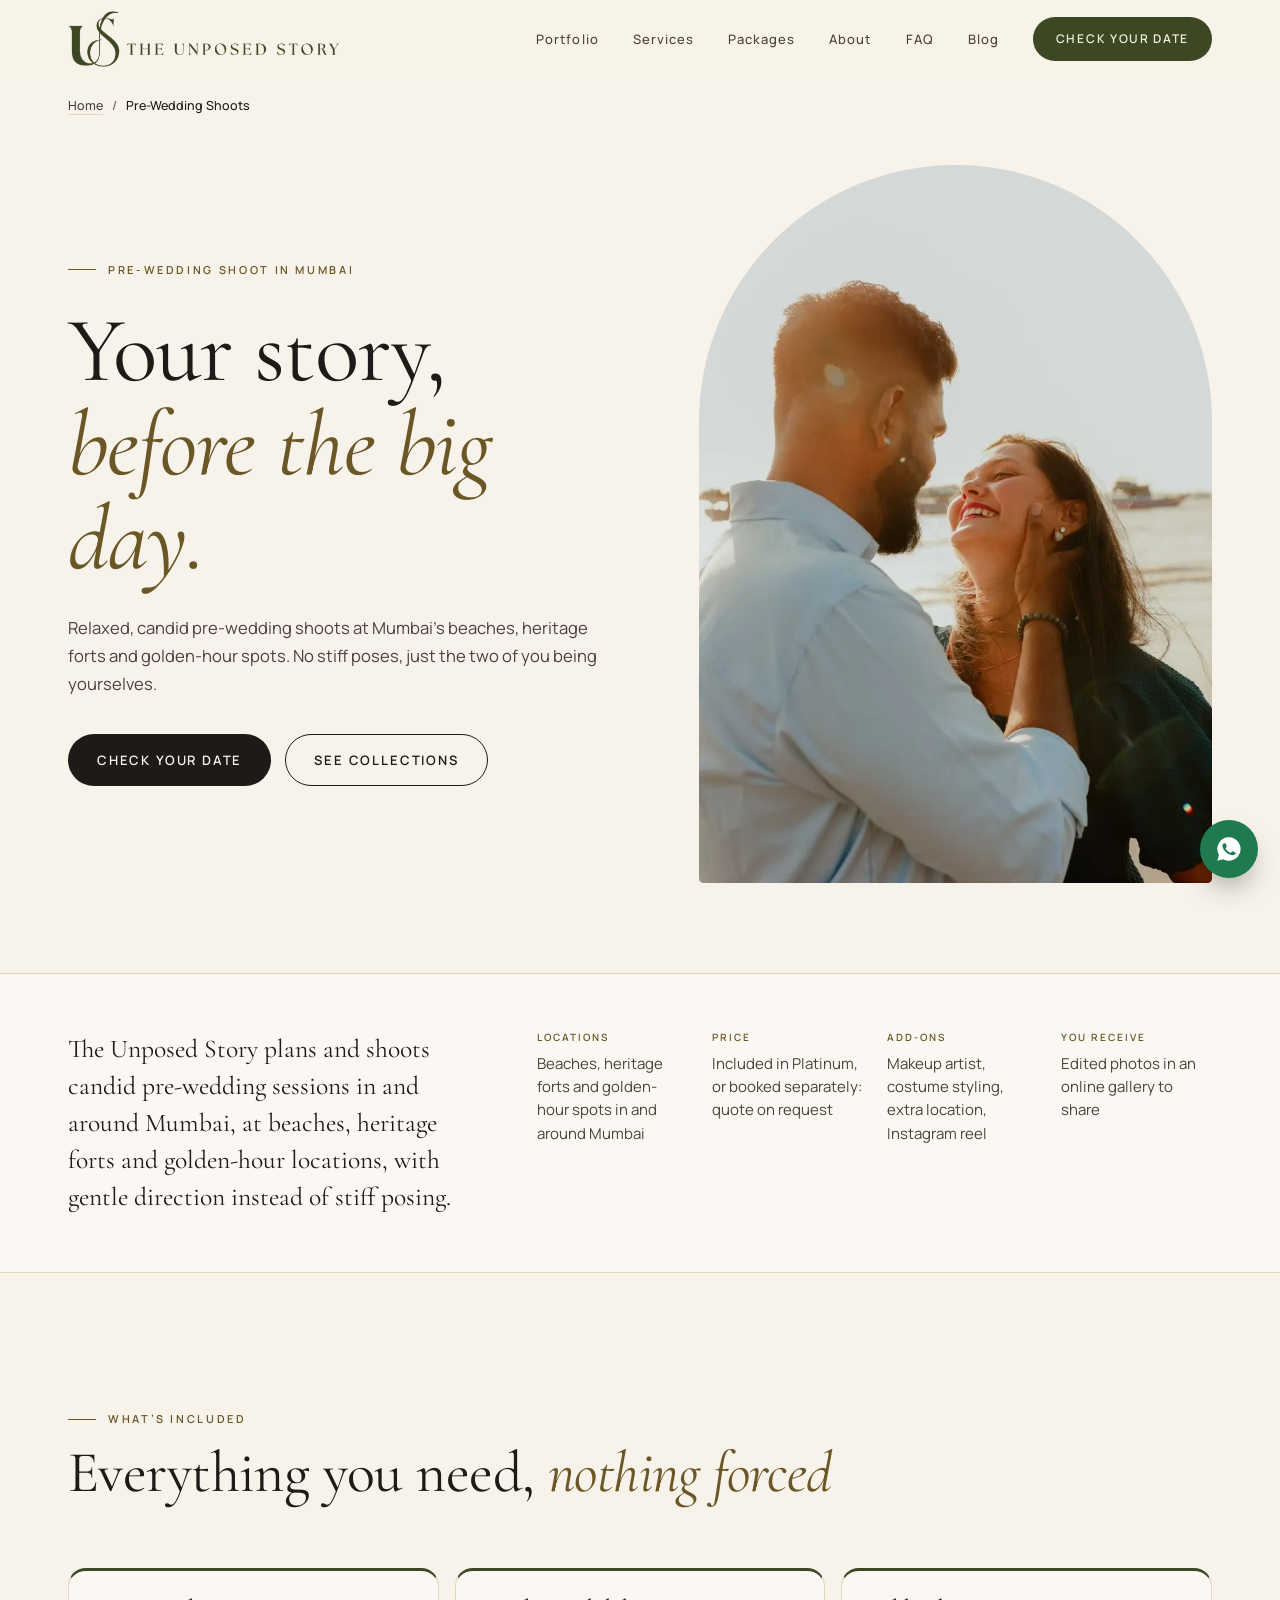
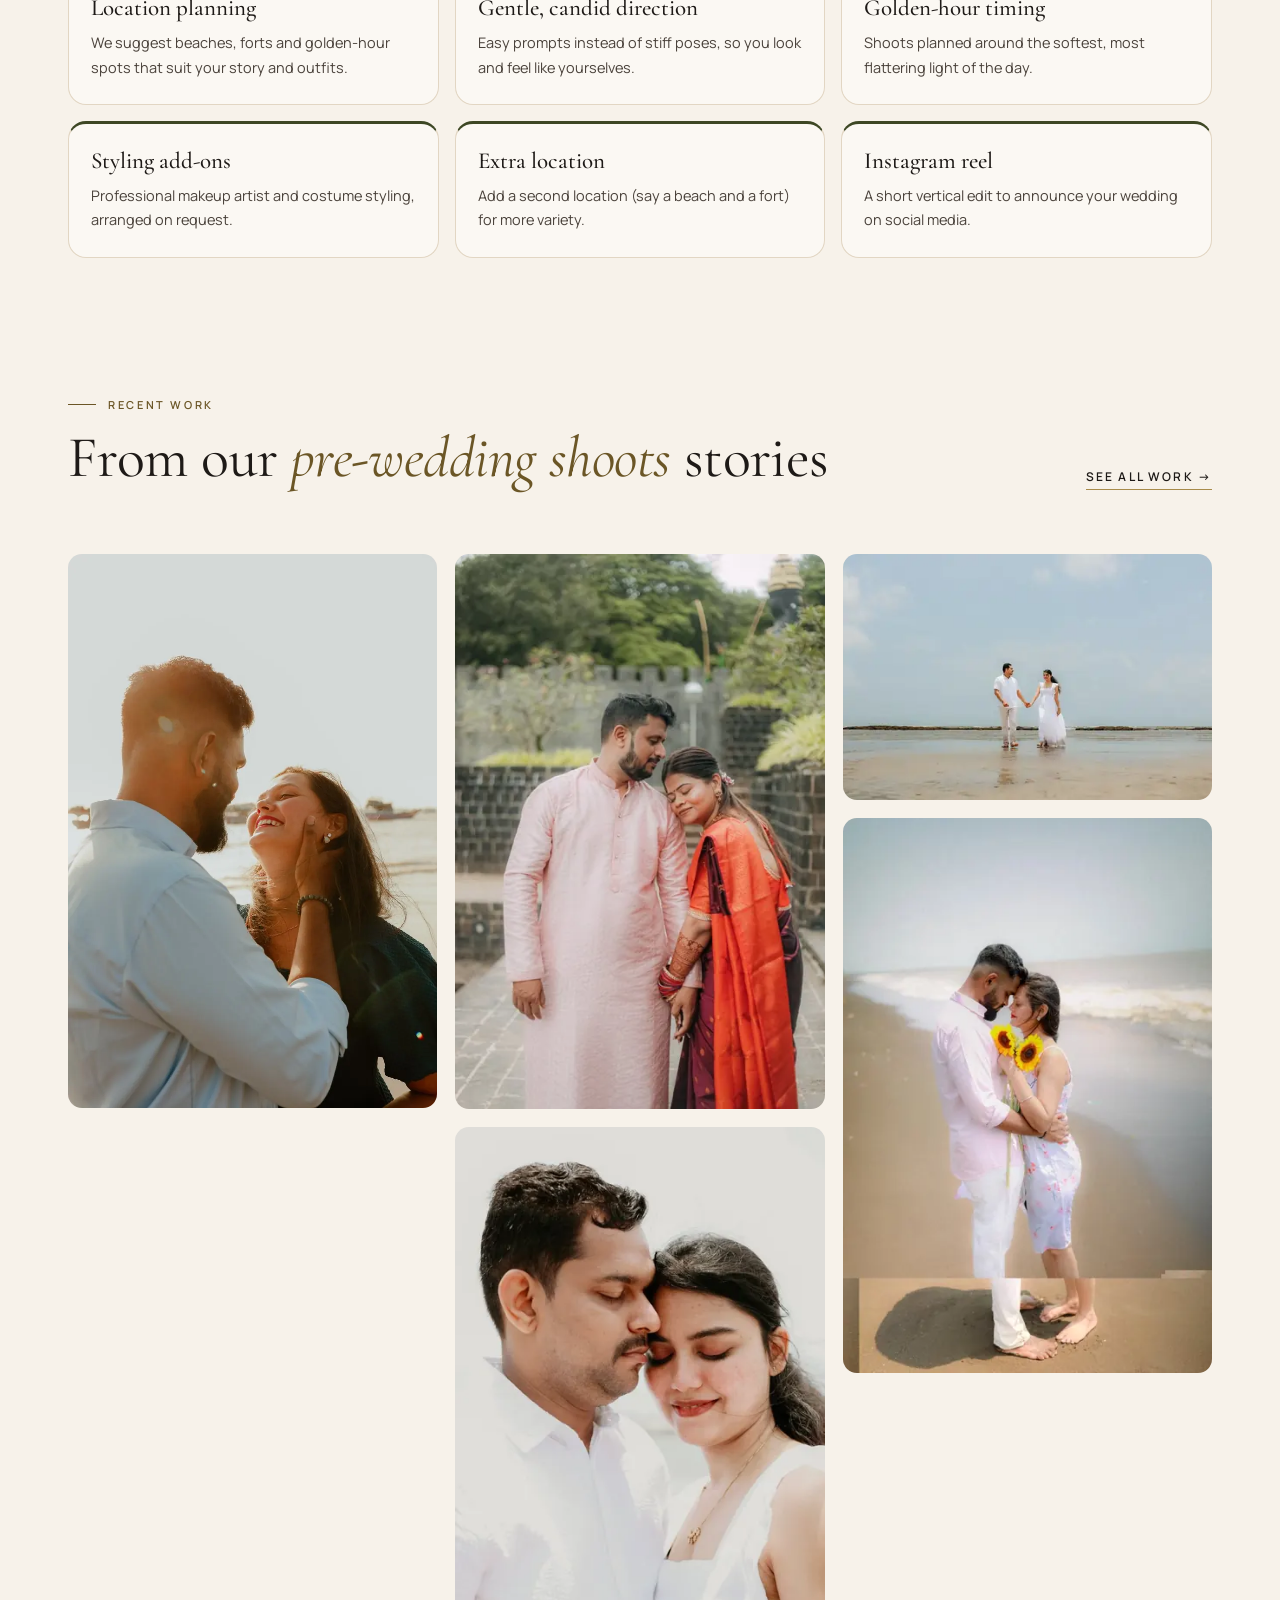
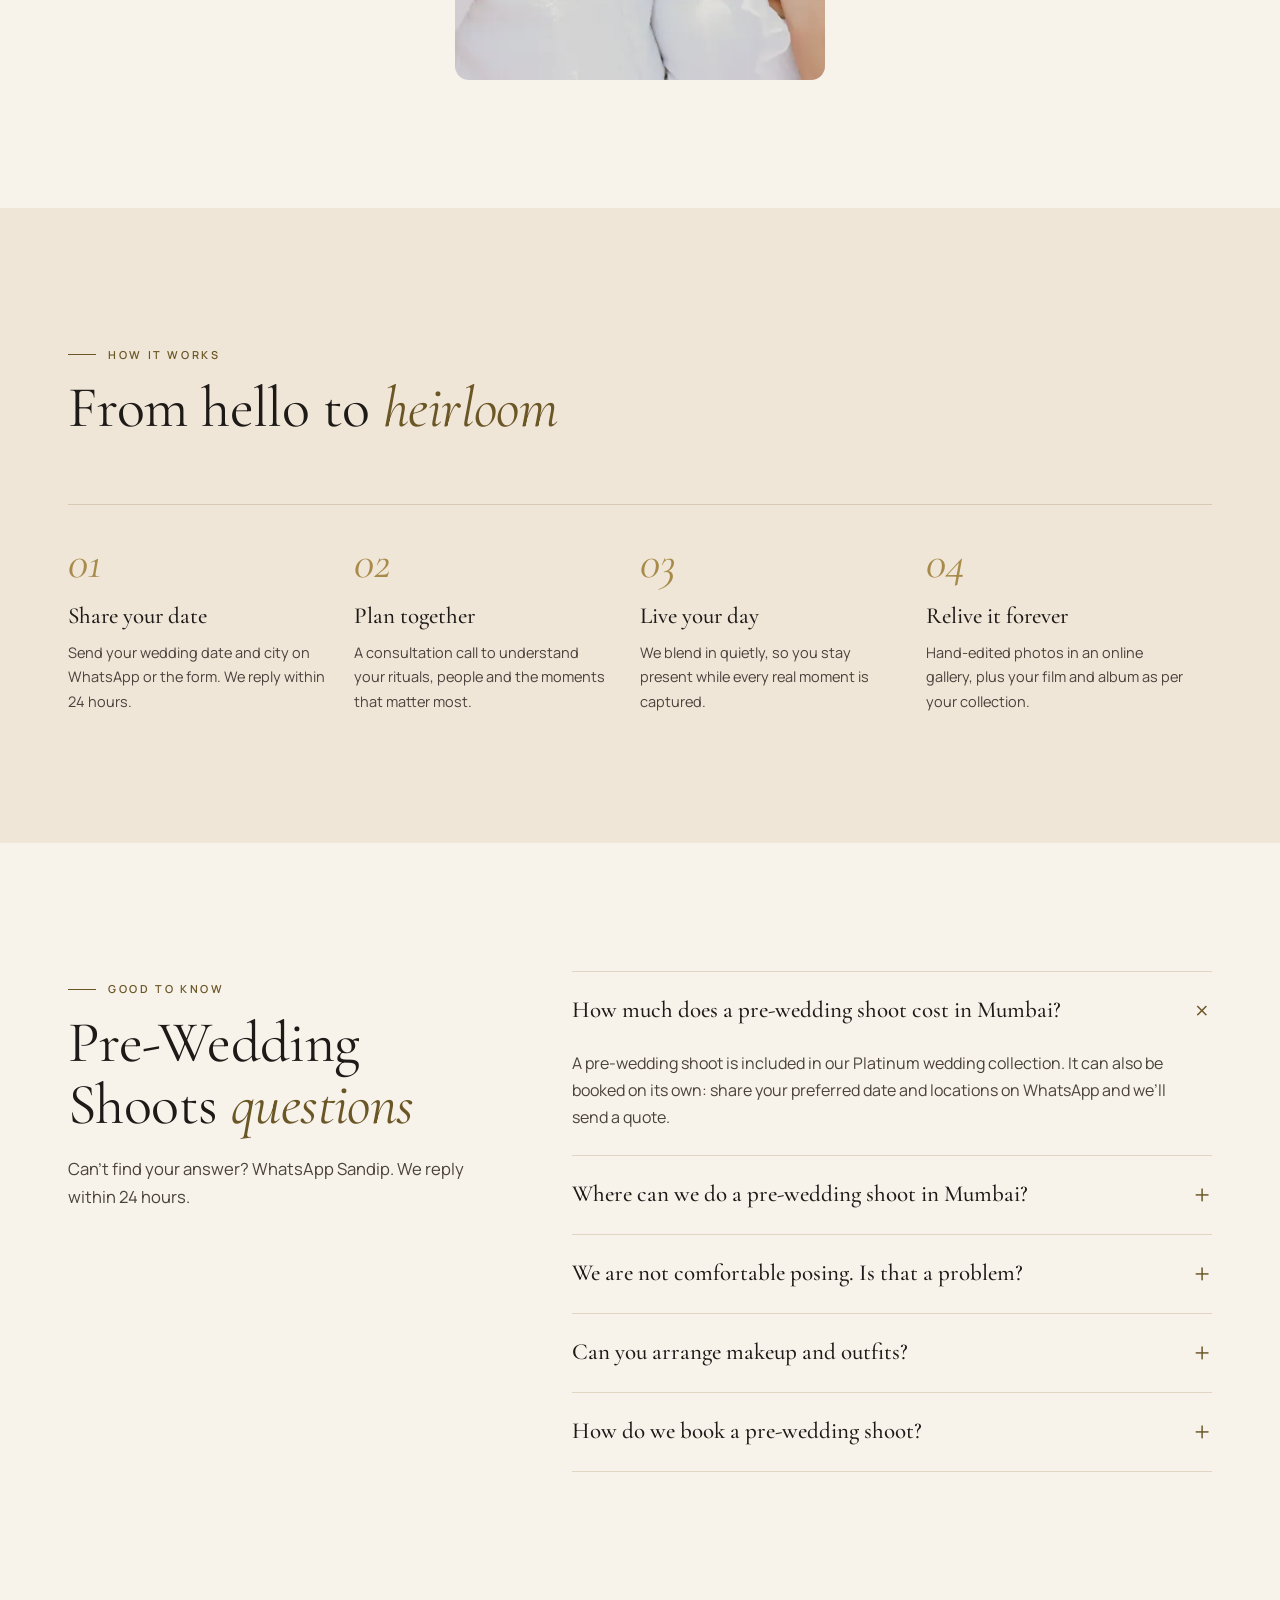
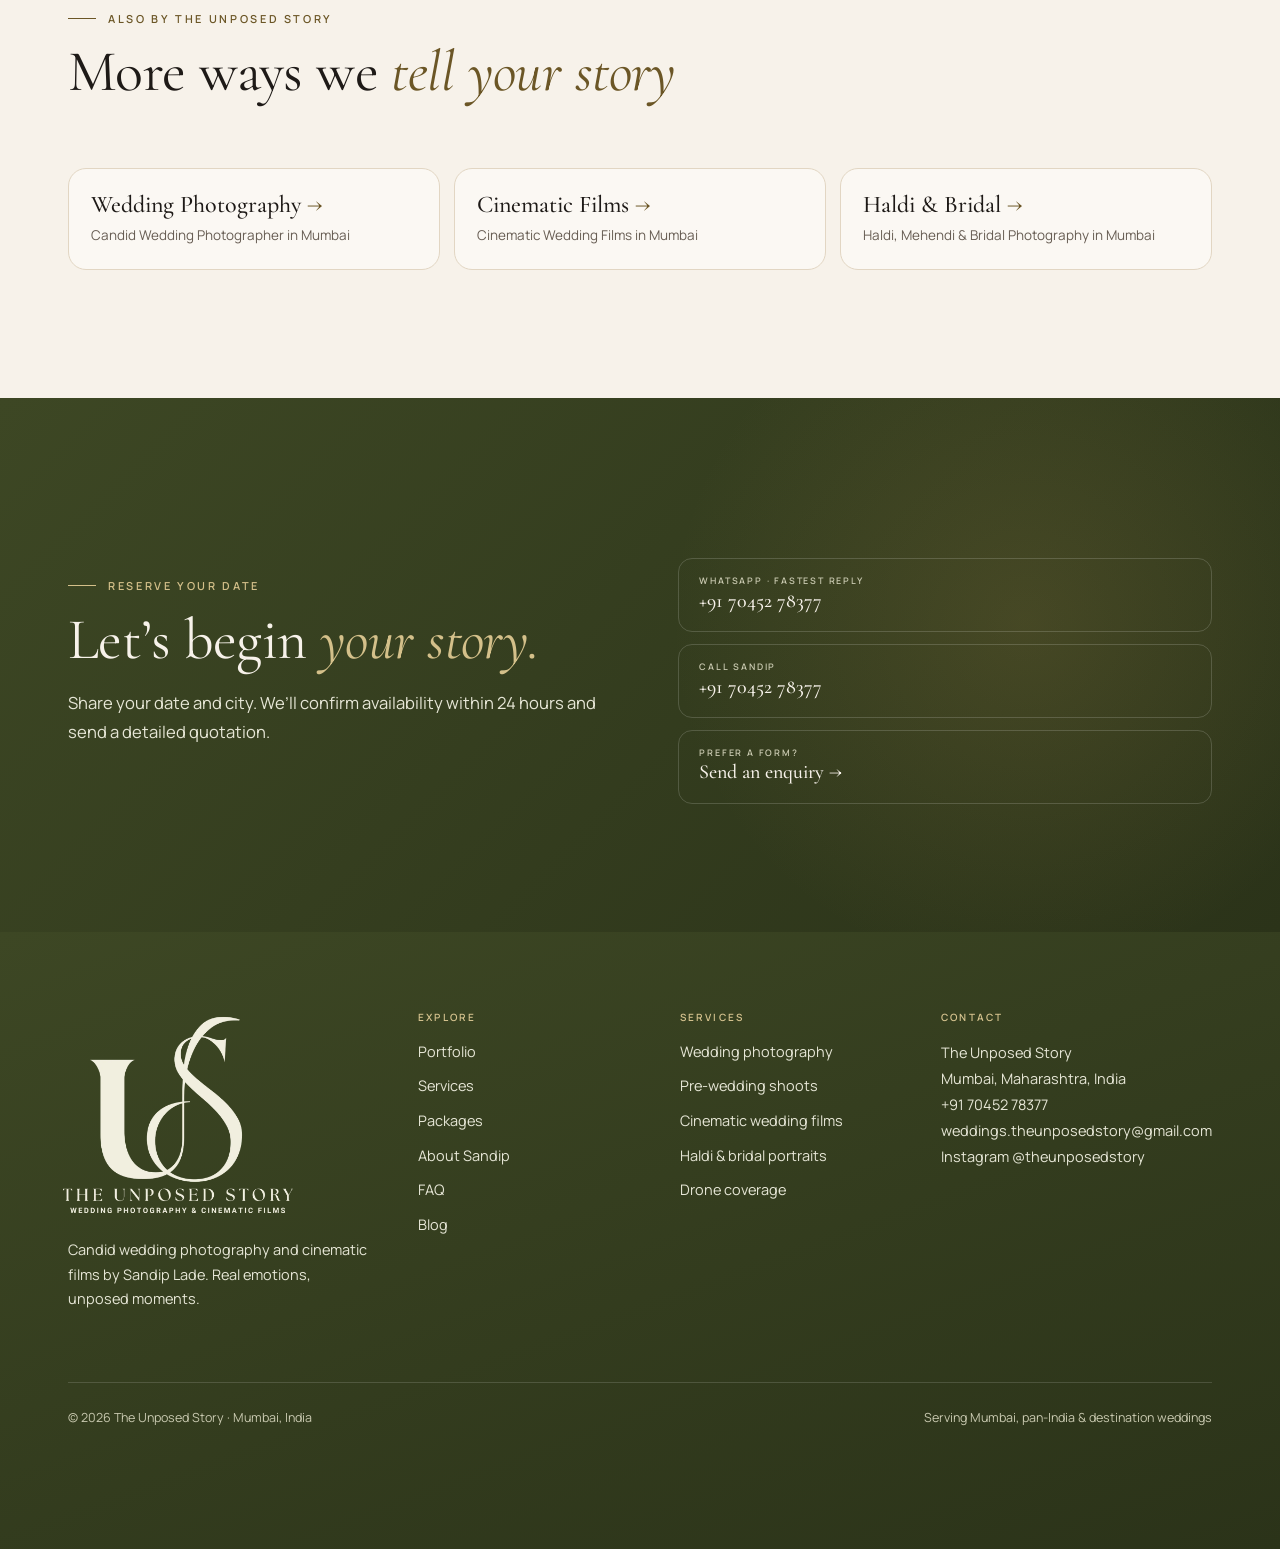
<file: pre-wedding-shoot/index.html>
<!doctype html>
<html lang="en-IN">
<head>
<meta charset="utf-8">
<script>if(location.hostname==='theunposedstory.github.io'){location.replace('https://portfolio.theunposedstory.workers.dev'+location.pathname.replace(/^\/portfolio/,'')+location.search+location.hash)}</script>
<meta name="viewport" content="width=device-width, initial-scale=1, viewport-fit=cover">
<title>Pre-Wedding Shoot in Mumbai | Beach &amp; Fort Shoots | The Unposed Story</title>
<meta name="description" content="Relaxed, candid pre-wedding shoots in Mumbai at beaches, heritage forts and golden-hour locations. Included in Platinum or booked on its own. The Unposed Story by Sandip Lade.">
<link rel="canonical" href="https://portfolio.theunposedstory.workers.dev/pre-wedding-shoot/">
<meta name="robots" content="index, follow, max-image-preview:large">
<meta name="theme-color" content="#3D4724">
<meta property="og:type" content="website"><meta property="og:site_name" content="The Unposed Story"><meta property="og:locale" content="en_IN">
<meta property="og:title" content="Pre-Wedding Shoot in Mumbai | Beach &amp; Fort Shoots | The Unposed Story"><meta property="og:description" content="Relaxed, candid pre-wedding shoots in Mumbai at beaches, heritage forts and golden-hour locations. Included in Platinum or booked on its own. The Unposed Story by Sandip Lade.">
<meta property="og:url" content="https://portfolio.theunposedstory.workers.dev/pre-wedding-shoot/"><meta property="og:image" content="https://portfolio.theunposedstory.workers.dev/assets/img/prewedding-beach-sun-flare.webp"><meta name="twitter:card" content="summary_large_image">
<link rel="icon" href="/favicon.ico" sizes="any"><link rel="icon" href="../assets/img/favicon-192.png" sizes="192x192" type="image/png"><link rel="icon" href="../assets/img/favicon-48.png" sizes="48x48" type="image/png"><link rel="apple-touch-icon" href="../assets/img/apple-touch-icon.png">
<link rel="preconnect" href="https://fonts.googleapis.com"><link rel="preconnect" href="https://fonts.gstatic.com" crossorigin>
<link rel="preload" as="style" href="https://fonts.googleapis.com/css2?family=Cormorant+Garamond:ital,wght@0,400;0,500;1,400;1,500&family=Manrope:wght@400;500;600;700&display=swap" onload="this.onload=null;this.rel='stylesheet'"><noscript><link rel="stylesheet" href="https://fonts.googleapis.com/css2?family=Cormorant+Garamond:ital,wght@0,400;0,500;1,400;1,500&family=Manrope:wght@400;500;600;700&display=swap"></noscript>
<link rel="preload" as="image" href="../assets/img/prewedding-beach-sun-flare.webp" fetchpriority="high">
<link rel="stylesheet" href="../assets/site.css?v=b8adc555">
<script>document.documentElement.classList.add('js')</script>
<script type="application/ld+json">{"@context": "https://schema.org", "@graph": [{"@type": "Service", "@id": "https://portfolio.theunposedstory.workers.dev/pre-wedding-shoot/#service", "name": "Pre-Wedding Shoots in Mumbai", "serviceType": "Pre-Wedding Shoots", "description": "Relaxed, candid pre-wedding shoots in Mumbai at beaches, heritage forts and golden-hour locations. Included in Platinum or booked on its own. The Unposed Story by Sandip Lade.", "provider": {"@id": "https://portfolio.theunposedstory.workers.dev/#business"}, "areaServed": [{"@type": "City", "name": "Mumbai"}, {"@type": "City", "name": "Thane"}, {"@type": "City", "name": "Navi Mumbai"}, {"@type": "City", "name": "Pune"}], "url": "https://portfolio.theunposedstory.workers.dev/pre-wedding-shoot/", "image": "https://portfolio.theunposedstory.workers.dev/assets/img/prewedding-beach-sun-flare.webp"}, {"@type": "BreadcrumbList", "itemListElement": [{"@type": "ListItem", "position": 1, "name": "Home", "item": "https://portfolio.theunposedstory.workers.dev/"}, {"@type": "ListItem", "position": 2, "name": "Pre-Wedding Shoots", "item": "https://portfolio.theunposedstory.workers.dev/pre-wedding-shoot/"}]}, {"@type": "FAQPage", "mainEntity": [{"@type": "Question", "name": "How much does a pre-wedding shoot cost in Mumbai?", "acceptedAnswer": {"@type": "Answer", "text": "A pre-wedding shoot is included in our Platinum wedding collection. It can also be booked on its own: share your preferred date and locations on WhatsApp and we’ll send a quote."}}, {"@type": "Question", "name": "Where can we do a pre-wedding shoot in Mumbai?", "acceptedAnswer": {"@type": "Answer", "text": "Our couples love beaches, heritage forts and golden-hour locations in and around Mumbai. We help you choose places that suit your story, outfits and travel time."}}, {"@type": "Question", "name": "We are not comfortable posing. Is that a problem?", "acceptedAnswer": {"@type": "Answer", "text": "Not at all. Our style is candid: we use simple prompts and let real moments happen, so you never have to hold stiff poses."}}, {"@type": "Question", "name": "Can you arrange makeup and outfits?", "acceptedAnswer": {"@type": "Answer", "text": "Yes. A professional makeup artist and costume styling are available as add-ons, along with extra locations and an Instagram reel."}}, {"@type": "Question", "name": "How do we book a pre-wedding shoot?", "acceptedAnswer": {"@type": "Answer", "text": "WhatsApp +91 70452 78377 with your preferred date and locations. We reply within 24 hours with availability and a quotation."}}]}]}</script>
</head>
<body>
<a class="skip" href="#main">Skip to content</a>
<header class="hdr">
  <div class="wrap">
    <a class="brand" href="../" aria-label="The Unposed Story — home"><picture><source srcset="../assets/img/logo-header-sm.webp 480w, ../assets/img/logo-header.webp 966w" sizes="(max-width:720px) 215px, 275px" type="image/webp"><img class="brand-logo" src="../assets/img/logo-header.png" width="966" height="200" alt="The Unposed Story — Wedding Photography &amp; Cinematic Films"></picture></a>
    <nav class="nav" aria-label="Main">
      <a href="../#work">Portfolio</a>
      <a href="../#services">Services</a>
      <a href="../#packages">Packages</a>
      <a href="../#about">About</a>
      <a href="../#faq">FAQ</a>
      <a href="../blog/">Blog</a>
      <a class="btn btn-dark" href="../#enquire">Check your date</a>
      <button class="burger" aria-label="Open menu" aria-expanded="false" aria-controls="drawer"><span></span></button>
    </nav>
  </div>
</header>
<div class="drawer" id="drawer">
  <a href="../#work">Portfolio</a><a href="../#services">Services</a><a href="../#packages">Packages</a><a href="../#about">About Sandip</a><a href="../#reviews">Reviews</a><a href="../#faq">FAQ</a><a href="../blog/">Blog</a>
  <a class="btn btn-dark" href="../#enquire">Check your date</a>
</div>

<main id="main">
<nav class="crumbs wrap" aria-label="Breadcrumb"><a href="../">Home</a> <span>/</span> <span aria-current="page">Pre-Wedding Shoots</span></nav>
<section class="hero">
  <div class="wrap hero-grid">
    <div>
      <h1><span class="eyebrow">Pre-Wedding Shoot in Mumbai</span><span class="display">Your story, <em>before the big day.</em></span></h1>
      <p class="lead">Relaxed, candid pre-wedding shoots at Mumbai’s beaches, heritage forts and golden-hour spots. No stiff poses, just the two of you being yourselves.</p>
      <div class="cta-row">
        <a class="btn btn-dark" href="https://wa.me/917045278377?text=Hello%20Sandip%2C%20I%27d%20like%20to%20check%20availability%20for%20pre%2Dwedding%20shoots%20with%20The%20Unposed%20Story%2E" target="_blank" rel="noopener">Check your date</a>
        <a class="btn btn-line" href="../#packages">See collections</a>
      </div>
    </div>
    <div class="hero-art"><div class="arch"><img src="../assets/img/prewedding-beach-sun-flare.webp" srcset="../assets/img/prewedding-beach-sun-flare-sm.webp 426w, ../assets/img/prewedding-beach-sun-flare.webp 733w" sizes="(max-width:720px) 100vw, 520px" width="733" height="1100" alt="Couple laughing during a beach pre-wedding shoot in Mumbai" fetchpriority="high"></div></div>
  </div>
</section>

<section class="glance" aria-labelledby="glance-h">
  <div class="wrap">
    <p id="glance-h">The Unposed Story plans and shoots candid pre-wedding sessions in and around Mumbai, at beaches, heritage forts and golden-hour locations, with gentle direction instead of stiff posing.</p>
    <dl><div><dt>Locations</dt><dd>Beaches, heritage forts and golden-hour spots in and around Mumbai</dd></div><div><dt>Price</dt><dd>Included in Platinum, or booked separately: quote on request</dd></div><div><dt>Add-ons</dt><dd>Makeup artist, costume styling, extra location, Instagram reel</dd></div><div><dt>You receive</dt><dd>Edited photos in an online gallery to share</dd></div></dl>
  </div>
</section>

<section class="sec" aria-labelledby="inc-h">
  <div class="wrap">
    <div class="sec-head"><div><span class="eyebrow">What’s included</span><h2 class="h2" id="inc-h">Everything you need, <em>nothing forced</em></h2></div></div>
    <div class="incl"><div class="incl-card rv-in"><h3>Location planning</h3><p>We suggest beaches, forts and golden-hour spots that suit your story and outfits.</p></div><div class="incl-card rv-in"><h3>Gentle, candid direction</h3><p>Easy prompts instead of stiff poses, so you look and feel like yourselves.</p></div><div class="incl-card rv-in"><h3>Golden-hour timing</h3><p>Shoots planned around the softest, most flattering light of the day.</p></div><div class="incl-card rv-in"><h3>Styling add-ons</h3><p>Professional makeup artist and costume styling, arranged on request.</p></div><div class="incl-card rv-in"><h3>Extra location</h3><p>Add a second location (say a beach and a fort) for more variety.</p></div><div class="incl-card rv-in"><h3>Instagram reel</h3><p>A short vertical edit to announce your wedding on social media.</p></div></div>
  </div>
</section>

<section class="sec" id="work" aria-labelledby="work-h" style="padding-top:0">
  <div class="wrap">
    <div class="sec-head"><div><span class="eyebrow">Recent work</span><h2 class="h2" id="work-h">From our <em>pre-wedding shoots</em> stories</h2></div>
      <a class="link" href="../#work">See all work →</a></div>
    <div class="gallery" data-only="prewedding">
<figure class="g-item" data-cat="prewedding"><img src="../assets/img/prewedding-beach-sun-flare-sm.webp" srcset="../assets/img/prewedding-beach-sun-flare-xs.webp 360w, ../assets/img/prewedding-beach-sun-flare-sm.webp 426w, ../assets/img/prewedding-beach-sun-flare.webp 733w" sizes="(max-width:720px) 50vw, 33vw" data-full="../assets/img/prewedding-beach-sun-flare.webp" width="733" height="1100" alt="Couple laughing during a beach pre-wedding shoot" loading="lazy" decoding="async"><figcaption><small>Pre-wedding</small>Couple laughing during a beach pre-wedding shoot</figcaption></figure>
<figure class="g-item" data-cat="prewedding"><img src="../assets/img/prewedding-fort-intimate-sm.webp" srcset="../assets/img/prewedding-fort-intimate-xs.webp 360w, ../assets/img/prewedding-fort-intimate-sm.webp 426w, ../assets/img/prewedding-fort-intimate.webp 733w" sizes="(max-width:720px) 50vw, 33vw" data-full="../assets/img/prewedding-fort-intimate.webp" width="733" height="1100" alt="Couple in traditional wear at a heritage fort pre-wedding shoot" loading="lazy" decoding="async"><figcaption><small>Pre-wedding</small>Couple in traditional wear at a heritage fort pre-wedding shoot</figcaption></figure>
<figure class="g-item" data-cat="prewedding"><img src="../assets/img/beach-session-white-lift-sm.webp" srcset="../assets/img/beach-session-white-lift-xs.webp 360w, ../assets/img/beach-session-white-lift-sm.webp 427w, ../assets/img/beach-session-white-lift.webp 734w" sizes="(max-width:720px) 50vw, 33vw" data-full="../assets/img/beach-session-white-lift.webp" width="734" height="1100" alt="Couple in white for a beach session, eyes closed" loading="lazy" decoding="async"><figcaption><small>Pre-wedding</small>Couple in white for a beach session</figcaption></figure>
<figure class="g-item" data-cat="prewedding"><img src="../assets/img/prewedding-couple-walking-beach-sm.webp" srcset="../assets/img/prewedding-couple-walking-beach-xs.webp 480w, ../assets/img/prewedding-couple-walking-beach-sm.webp 640w, ../assets/img/prewedding-couple-walking-beach.webp 1100w" sizes="(max-width:720px) 50vw, 33vw" data-full="../assets/img/prewedding-couple-walking-beach.webp" width="1100" height="734" alt="Couple walking hand in hand along the shore" loading="lazy" decoding="async"><figcaption><small>Pre-wedding</small>Couple walking hand in hand along the shore</figcaption></figure>
<figure class="g-item" data-cat="prewedding"><img src="../assets/img/prewedding-sunflower-beach-sm.webp" srcset="../assets/img/prewedding-sunflower-beach-xs.webp 360w, ../assets/img/prewedding-sunflower-beach-sm.webp 426w, ../assets/img/prewedding-sunflower-beach.webp 733w" sizes="(max-width:720px) 50vw, 33vw" data-full="../assets/img/prewedding-sunflower-beach.webp" width="733" height="1100" alt="Couple holding sunflowers on a Mumbai beach" loading="lazy" decoding="async"><figcaption><small>Pre-wedding</small>Couple holding sunflowers on a Mumbai beach</figcaption></figure>
    </div>
  </div>
</section>

<section class="sec process" aria-labelledby="pr-h">
  <div class="wrap">
    <div class="sec-head"><div><span class="eyebrow">How it works</span><h2 class="h2" id="pr-h">From hello to <em>heirloom</em></h2></div></div>
    <ol class="steps" style="list-style:none;margin:0;padding:0">
      <li class="step"><h3>Share your date</h3><p>Send your wedding date and city on WhatsApp or the form. We reply within 24 hours.</p></li>
      <li class="step"><h3>Plan together</h3><p>A consultation call to understand your rituals, people and the moments that matter most.</p></li>
      <li class="step"><h3>Live your day</h3><p>We blend in quietly, so you stay present while every real moment is captured.</p></li>
      <li class="step"><h3>Relive it forever</h3><p>Hand-edited photos in an online gallery, plus your film and album as per your collection.</p></li>
    </ol>
  </div>
</section>

<section class="sec faq" aria-labelledby="faq-h">
  <div class="wrap faq-grid">
    <div><span class="eyebrow">Good to know</span><h2 class="h2" id="faq-h">Pre-Wedding Shoots <em>questions</em></h2>
      <p class="lead" style="margin-top:18px">Can’t find your answer? WhatsApp Sandip. We reply within 24 hours.</p></div>
    <div><details open><summary>How much does a pre-wedding shoot cost in Mumbai?</summary><p>A pre-wedding shoot is included in our Platinum wedding collection. It can also be booked on its own: share your preferred date and locations on WhatsApp and we’ll send a quote.</p></details><details><summary>Where can we do a pre-wedding shoot in Mumbai?</summary><p>Our couples love beaches, heritage forts and golden-hour locations in and around Mumbai. We help you choose places that suit your story, outfits and travel time.</p></details><details><summary>We are not comfortable posing. Is that a problem?</summary><p>Not at all. Our style is candid: we use simple prompts and let real moments happen, so you never have to hold stiff poses.</p></details><details><summary>Can you arrange makeup and outfits?</summary><p>Yes. A professional makeup artist and costume styling are available as add-ons, along with extra locations and an Instagram reel.</p></details><details><summary>How do we book a pre-wedding shoot?</summary><p>WhatsApp +91 70452 78377 with your preferred date and locations. We reply within 24 hours with availability and a quotation.</p></details></div>
  </div>
</section>

<section class="sec related" aria-labelledby="rel-h" style="padding-top:0">
  <div class="wrap">
    <div class="sec-head"><div><span class="eyebrow">Also by The Unposed Story</span><h2 class="h2" id="rel-h">More ways we <em>tell your story</em></h2></div></div>
    <div class="rel"><a class="rel-card" href="../wedding-photography/"><b>Wedding Photography</b><span>Candid Wedding Photographer in Mumbai</span></a><a class="rel-card" href="../cinematic-wedding-films/"><b>Cinematic Films</b><span>Cinematic Wedding Films in Mumbai</span></a><a class="rel-card" href="../haldi-bridal-photography/"><b>Haldi &amp; Bridal</b><span>Haldi, Mehendi &amp; Bridal Photography in Mumbai</span></a></div>
  </div>
</section>

<section class="sec cta" id="enquire" aria-labelledby="cta-h">
  <div class="wrap cta-grid">
    <div>
      <span class="eyebrow">Reserve your date</span>
      <h2 class="h2" id="cta-h">Let’s begin <em>your story.</em></h2>
      <p class="lead" style="margin-top:18px">Share your date and city. We’ll confirm availability within 24 hours and send a detailed quotation.</p>
    </div>
    <div class="contact-list">
      <a href="https://wa.me/917045278377?text=Hello%20Sandip%2C%20I%27d%20like%20to%20check%20availability%20for%20pre%2Dwedding%20shoots%20with%20The%20Unposed%20Story%2E" target="_blank" rel="noopener"><span><small>WhatsApp · fastest reply</small><b>+91 70452 78377</b></span></a>
      <a href="tel:+917045278377"><span><small>Call Sandip</small><b>+91 70452 78377</b></span></a>
      <a href="../#enquire"><span><small>Prefer a form?</small><b>Send an enquiry →</b></span></a>
    </div>
  </div>
</section>
</main>

<footer class="ftr">
  <div class="wrap">
    <div class="ftr-grid">
      <div>
        <a href="../" aria-label="The Unposed Story — home"><picture><source srcset="../assets/img/logo-cream.webp" type="image/webp"><img class="ftr-logo" src="../assets/img/logo-cream.png" width="900" height="774" alt="The Unposed Story — Wedding Photography &amp; Cinematic Films logo" loading="lazy"></picture></a>
        <p style="margin-top:20px;max-width:34ch">Candid wedding photography and cinematic films by Sandip Lade. Real emotions, unposed moments.</p>
      </div>
      <div><h3 class="ftr-h">Explore</h3><ul><li><a href="../#work">Portfolio</a></li><li><a href="../#services">Services</a></li><li><a href="../#packages">Packages</a></li><li><a href="../#about">About Sandip</a></li><li><a href="../#faq">FAQ</a></li><li><a href="../blog/">Blog</a></li></ul></div>
      <div><h3 class="ftr-h">Services</h3><ul><li><a href="../wedding-photography/">Wedding photography</a></li><li><a href="../pre-wedding-shoot/">Pre-wedding shoots</a></li><li><a href="../cinematic-wedding-films/">Cinematic wedding films</a></li><li><a href="../haldi-bridal-photography/">Haldi &amp; bridal portraits</a></li><li><a href="../cinematic-wedding-films/">Drone coverage</a></li></ul></div>
      <div><h3 class="ftr-h">Contact</h3><address>The Unposed Story<br>Mumbai, Maharashtra, India<br><a href="tel:+917045278377">+91 70452 78377</a><br><a href="mailto:weddings.theunposedstory@gmail.com">weddings.theunposedstory@gmail.com</a><br><a href="https://instagram.com/theunposedstory" target="_blank" rel="noopener">Instagram @theunposedstory</a></address></div>
    </div>
    <div class="ftr-bot"><span>© <span id="yr">2026</span> The Unposed Story · Mumbai, India</span><span>Serving Mumbai, pan-India &amp; destination weddings</span></div>
  </div>
</footer>

<a class="fab" href="https://wa.me/917045278377?text=Hello%20Sandip%2C%20I%27d%20like%20to%20check%20availability%20with%20The%20Unposed%20Story." target="_blank" rel="noopener" aria-label="Chat on WhatsApp"><svg width="28" height="28" viewBox="0 0 24 24" fill="#fff" aria-hidden="true"><path d="M12 2a10 10 0 0 0-8.6 15.1L2 22l5-1.3A10 10 0 1 0 12 2Zm5.3 14.1c-.2.6-1.3 1.2-1.8 1.2-.5.1-1 .2-3.3-.7-2.8-1.1-4.5-4-4.7-4.2-.1-.2-1.1-1.5-1.1-2.8 0-1.4.7-2 1-2.3.2-.3.5-.3.7-.3h.5c.2 0 .4 0 .6.5l.8 2c.1.2.1.4 0 .5l-.4.6-.4.4c-.1.2-.3.3-.1.6.2.3.8 1.3 1.7 2.1 1.2 1 2.1 1.3 2.4 1.5.3.1.5.1.6-.1l.9-1c.2-.3.4-.2.6-.1l1.9.9c.3.1.5.2.5.3.1.2.1.6-.1 1.1Z"/></svg></a>
<nav class="mbar" aria-label="Quick contact">
  <a href="tel:+917045278377">Call</a>
  <a class="wa" href="https://wa.me/917045278377?text=Hello%20Sandip%2C%20I%27d%20like%20to%20check%20availability%20with%20The%20Unposed%20Story." target="_blank" rel="noopener">WhatsApp</a>
  <a class="go" href="../#enquire">Check date</a>
</nav>
<script>document.getElementById('yr').textContent=new Date().getFullYear();</script>
<script src="../assets/site.js?v=d95d41fa" defer></script>
</body>
</html>
</file>
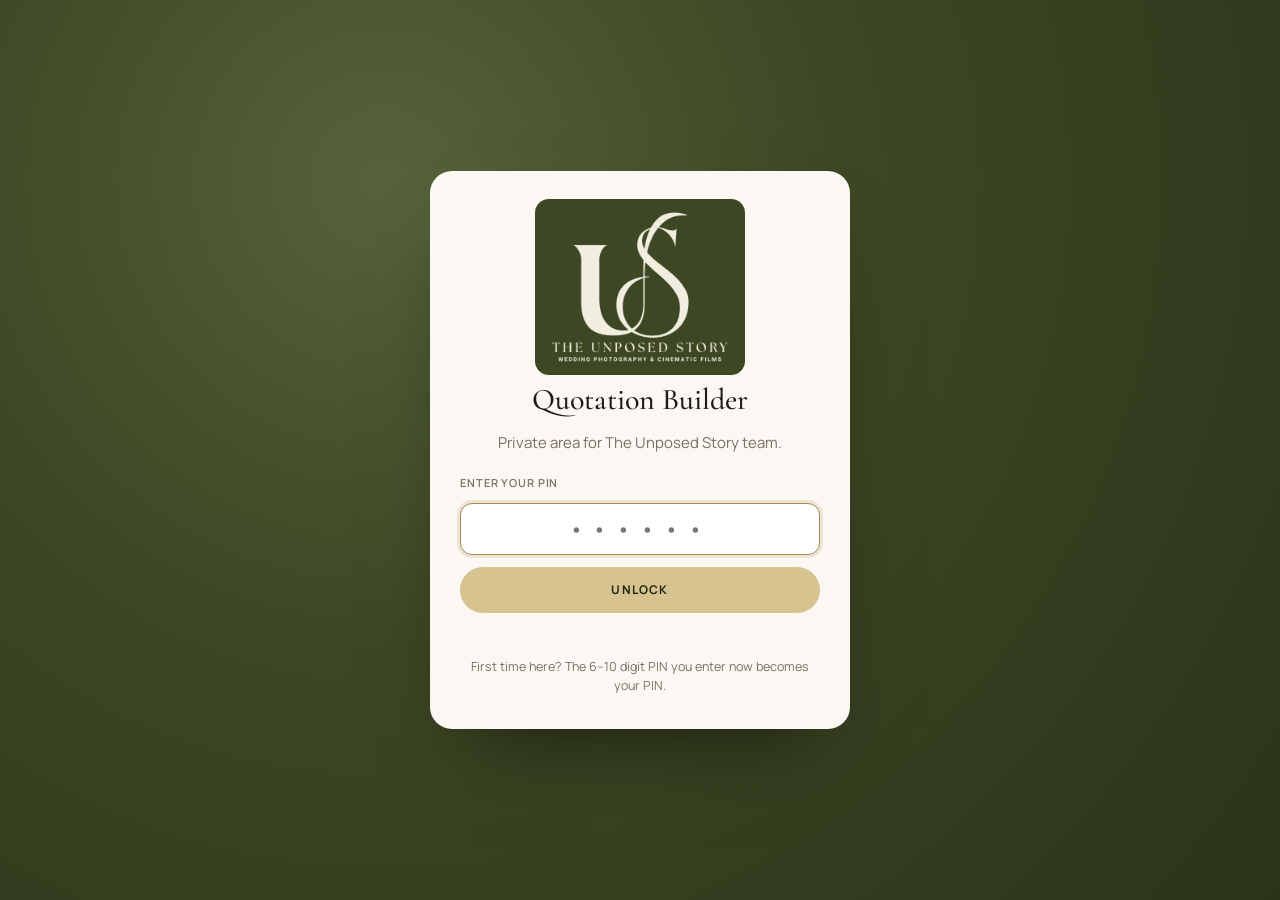
<file: quote/index.html>
<!doctype html>
<html lang="en-IN">
<head>
<meta charset="utf-8">
<script>if(location.hostname==='theunposedstory.github.io'){location.replace('https://portfolio.theunposedstory.workers.dev'+location.pathname.replace(/^\/portfolio/,'')+location.search+location.hash)}</script>
<meta name="viewport" content="width=device-width, initial-scale=1, viewport-fit=cover">
<title>Quotation Builder · The Unposed Story</title>
<meta name="robots" content="noindex, nofollow, noarchive">
<meta name="theme-color" content="#3D4724">
<link rel="icon" href="/favicon.ico" sizes="any"><link rel="icon" href="../assets/img/favicon-192.png" sizes="192x192" type="image/png"><link rel="icon" href="../assets/img/favicon-48.png" sizes="48x48" type="image/png">
<link rel="apple-touch-icon" href="../assets/img/apple-touch-icon.png">
<link rel="preconnect" href="https://fonts.googleapis.com"><link rel="preconnect" href="https://fonts.gstatic.com" crossorigin>
<link href="https://fonts.googleapis.com/css2?family=Cormorant+Garamond:ital,wght@0,500;0,600;1,500&family=Manrope:wght@400;500;600;700&display=swap" rel="stylesheet">
<link rel="stylesheet" href="app.css?v=b4db3d99">
</head>
<body>

<!-- LOGIN -->
<section id="login" class="login" hidden>
  <div class="login-card">
    <img src="../assets/img/logo-cream.png" alt="The Unposed Story" class="login-logo">
    <h1>Quotation Builder</h1>
    <p class="muted">Private area for The Unposed Story team.</p>
    <form id="loginForm" autocomplete="off">
      <label for="pin">Enter your PIN</label>
      <input id="pin" type="password" inputmode="numeric" pattern="[0-9]*" minlength="6" maxlength="10" required placeholder="••••••" autocomplete="current-password">
      <button class="btn btn-gold" type="submit">Unlock</button>
      <p id="loginMsg" class="msg" role="alert"></p>
      <p class="hint">First time here? The 6–10 digit PIN you enter now becomes your PIN.</p>
    </form>
  </div>
</section>

<!-- APP -->
<div id="app" hidden>
  <header class="top">
    <div class="top-in">
      <a class="top-brand" href="#dashboard"><img src="../assets/img/logo-header-cream.png" alt="The Unposed Story"></a>
      <nav class="tabs" aria-label="Sections">
        <a href="#dashboard" data-tab="dashboard">Dashboard</a>
        <a href="#gallery" data-tab="gallery">Gallery</a>
        <a href="#blog" data-tab="blog">Blog</a>
        <a href="#new" data-tab="editor" class="tab-new">+ New quote</a>
      </nav>
      <div class="top-actions">
        <a id="sheetLink" class="icon-btn" target="_blank" rel="noopener" title="Open Google Sheet">Sheet</a>
        <button id="logout" class="icon-btn" title="Lock">Lock</button>
      </div>
    </div>
  </header>

  <!-- DASHBOARD -->
  <main id="dashboard" class="view">
    <div class="wrap">
      <div class="view-head">
        <div><p class="eyebrow">Overview</p><h2>Quotations</h2></div>
        <a href="#new" class="btn btn-dark">+ New quote</a>
      </div>
      <div class="kpis" id="kpis"></div>

      <section class="panel" id="awaitingPanel">
        <div class="panel-head"><h3>Enquiries waiting for a quote</h3><span class="muted" id="awaitCount"></span></div>
        <div id="awaiting" class="await-list"></div>
      </section>

      <section class="panel">
        <div class="panel-head">
          <h3>All quotations</h3>
          <div class="filters">
            <input id="search" type="search" placeholder="Search client, quote no…" aria-label="Search quotations">
            <div class="chips" id="statusChips"></div>
          </div>
        </div>
        <div id="quoteList" class="qlist"></div>
      </section>
    </div>
  </main>

  <!-- GALLERY -->
  <main id="gallery" class="view" hidden>
    <div class="wrap">
      <div class="view-head">
        <div><p class="eyebrow">Website</p><h2>Gallery</h2></div>
        <a class="btn btn-line" href="../#work" target="_blank" rel="noopener">View on website</a>
      </div>

      <section class="card gal-upload">
        <h3><span>1</span> Upload photos</h3>
        <div class="grid3">
          <label>Website section *
            <select id="galSection">
              <option value="">Choose a section</option>
              <option value="wedding">Weddings</option>
              <option value="prewedding">Pre-wedding</option>
              <option value="haldi">Haldi</option>
              <option value="bridal">Bridal</option>
            </select>
          </label>
          <label style="grid-column:span 2">Short description (helps Google &amp; screen readers)
            <input id="galAlt" maxlength="150" placeholder="e.g. Bride and groom at the mandap, The Lalit Thane">
          </label>
        </div>
        <label class="drop" id="galDrop">
          <input id="galFiles" type="file" accept="image/*" multiple>
          <b>Tap to choose photos</b><span>or drag &amp; drop here · JPG / PNG · up to 20 at a time</span>
        </label>
        <div id="galQueue" class="gal-queue"></div>
        <button class="btn btn-dark" id="galUploadBtn" disabled>Upload to website</button>
        <p class="small muted" style="margin:10px 0 0">Photos are resized for fast loading, saved in your Google Drive, and appear on the website within about a minute.</p>
      </section>

      <section class="panel">
        <div class="panel-head"><h3>On your website</h3><div class="chips" id="galChips"></div></div>
        <div id="galGrid" class="gal-grid"></div>
      </section>
    </div>
  </main>

  <!-- BLOG -->
  <main id="blog" class="view" hidden>
    <div class="wrap">
      <!-- list of posts -->
      <section id="blogHome">
        <div class="view-head">
          <div><p class="eyebrow">Website</p><h2>Blog</h2></div>
          <div class="vh-act"><a class="btn btn-line" href="../blog/" target="_blank" rel="noopener">View blog</a><a class="btn btn-dark" href="#blog/new">+ New post</a></div>
        </div>

        <section class="card gh-card" id="ghCard" hidden>
          <h3><span>1</span> Connect your website (one-time, 3 minutes)</h3>
          <p class="small">Publishing saves each post as a real web page on your site, which is what Google ranks best. For that, your Google script needs a key to your website’s GitHub folder:</p>
          <ol class="small steps-list">
            <li>Open <a href="https://github.com/settings/personal-access-tokens/new" target="_blank" rel="noopener">GitHub → New fine-grained token</a> (log in as <b>theunposedstory</b>).</li>
            <li>Token name: <b>Website blog</b>. Expiration: the longest it offers.</li>
            <li>Repository access: <b>Only select repositories</b> → <b>theunposedstory/portfolio</b>.</li>
            <li>Permissions: click <b>+ Add permissions</b> → tick <b>Contents</b> → then change its access from “Read-only” to <b>Read and write</b>. (Metadata: Read-only is added automatically; that’s fine.)</li>
            <li>Generate token, copy it and paste it below. It’s stored only inside your Google script.</li>
          </ol>
          <form id="ghForm" class="gh-form">
            <input id="ghToken" type="password" autocomplete="off" placeholder="github_pat_…" aria-label="GitHub token">
            <button class="btn btn-dark" id="ghSave">Connect</button>
          </form>
          <p class="small err" id="ghMsg"></p>
        </section>

        <section class="panel">
          <div class="panel-head"><h3>Your posts</h3><span class="muted" id="blogCount"></span></div>
          <div id="postList" class="plist"></div>
        </section>

        <section class="panel">
          <div class="panel-head"><h3>Post ideas couples search for</h3><span class="muted">Tap one to start</span></div>
          <div id="ideaList" class="ideas"></div>
        </section>

        <section class="card tips">
          <h3>What makes a post rank on Google</h3>
          <ul class="small">
            <li><b>One topic, one keyword.</b> Write the post around a phrase couples really type, like “pre-wedding shoot locations in Mumbai”.</li>
            <li><b>Answer first.</b> Fill “In short” with a 2–3 sentence answer. Google snippets and AI assistants (ChatGPT, Gemini) quote it.</li>
            <li><b>Your own photos and experience.</b> Real venues, real couples (with permission), real tips: Google rewards first-hand experience.</li>
            <li><b>Link to your services.</b> Every post should link to a service page or Packages, so readers become enquiries.</li>
            <li><b>Post regularly.</b> One good post every 2 weeks beats ten rushed ones. Update older posts each season.</li>
          </ul>
        </section>
        <p class="small muted blog-foot"><button type="button" class="linkbtn" id="ghCheck">Check website connection</button> · <button type="button" class="linkbtn" id="rebuildAll">Rebuild all live posts</button> (after a website design change)</p>
      </section>

      <!-- editor -->
      <section id="blogEd" hidden>
        <div class="view-head">
          <div><p class="eyebrow" id="bStatusLine">New post</p><h2 id="bHead">New post</h2></div>
          <a href="#blog" class="btn btn-line">&larr; All posts</a>
        </div>
        <div class="bl-grid">
          <div class="bl-main">
            <section class="card">
              <label>Post title (shown as the H1 heading) *
                <input id="bTitle" class="b-title" maxlength="120" placeholder="e.g. 12 Best Pre-Wedding Shoot Locations in Mumbai">
              </label>
              <div class="b-cover" id="bCoverBox" role="button" tabindex="0" aria-label="Choose cover photo"></div>
              <label>Cover photo description (alt text) *
                <input id="bCoverAlt" maxlength="160" placeholder="e.g. Couple walking on Juhu beach at sunset during a pre-wedding shoot">
              </label>
            </section>

            <section class="card">
              <label>In short <span class="hint">2–3 sentences that directly answer the title. Shown at the top; Google &amp; AI assistants quote it.</span>
                <textarea id="bAnswer" rows="3" maxlength="600" placeholder="e.g. The best pre-wedding shoot locations in Mumbai are Marine Drive, Bandra Fort, Juhu Beach…"></textarea>
              </label>
            </section>

            <section class="card ed-card">
              <div class="rte-bar" id="rteBar" role="toolbar" aria-label="Formatting">
                <button type="button" data-c="h2" title="Section heading (H2)">H2</button>
                <button type="button" data-c="h3" title="Sub-heading (H3)">H3</button>
                <button type="button" data-c="p" title="Normal text">¶</button>
                <span class="sep"></span>
                <button type="button" data-c="bold" title="Bold"><b>B</b></button>
                <button type="button" data-c="italic" title="Italic"><i>I</i></button>
                <button type="button" data-c="insertUnorderedList" title="Bullet list">• List</button>
                <button type="button" data-c="insertOrderedList" title="Numbered list">1. List</button>
                <button type="button" data-c="blockquote" title="Quote">“ ”</button>
                <span class="sep"></span>
                <button type="button" data-c="link" title="Add link">Link</button>
                <button type="button" data-c="unlink" title="Remove link">Unlink</button>
                <button type="button" data-c="photo" title="Add photo">+ Photo</button>
                <button type="button" data-c="clear" title="Clear formatting">Clear</button>
              </div>
              <div class="link-pop" id="linkPop" hidden></div>
              <div id="bBody" class="rte" contenteditable="true" role="textbox" aria-multiline="true" aria-label="Post content" data-ph="Start writing… Use H2 for each section. You can paste from Google Docs or Word."></div>
              <p class="small muted" id="bWords"></p>
            </section>

            <section class="card">
              <h3 class="b-h">FAQs <span class="hint">2–5 questions couples really ask. Marked up for Google’s FAQ results.</span></h3>
              <div id="bFaqs"></div>
              <button type="button" class="btn btn-line btn-sm" id="bAddFaq">+ Add question</button>
            </section>
          </div>

          <aside class="bl-side">
            <section class="card pub-card">
              <div class="pub-btns">
                <button type="button" class="btn btn-dark" id="bPublish">Publish to website</button>
                <button type="button" class="btn btn-line" id="bSave">Save draft</button>
                <button type="button" class="btn btn-line" id="bPreviewBtn">Preview</button>
              </div>
              <p class="small" id="bLive"></p>
              <p class="small muted pub-more"><button type="button" class="linkbtn" id="bUnpub" hidden>Unpublish</button><button type="button" class="linkbtn danger" id="bDelete" hidden>Delete draft</button></p>
            </section>

            <section class="card score-card">
              <div class="score" id="bScoreBox"><b id="bScore">0</b><div><span>SEO score</span><small id="bScoreLbl"></small></div></div>
              <ul id="bChecks" class="checks"></ul>
            </section>

            <section class="card seo-card">
              <h3 class="b-h">Search settings</h3>
              <label>Focus keyword <input id="bKeyword" maxlength="80" placeholder="e.g. pre-wedding shoot locations in Mumbai"></label>
              <label>SEO title <span class="cnt" id="cTitle"></span><input id="bSeoTitle" maxlength="90"></label>
              <label>Web address <span class="slug"><span>/blog/</span><input id="bSlug" maxlength="80" aria-label="Web address (slug)"></span></label>
              <p class="small warn" id="bSlugWarn" hidden>You changed the address of a live post. The old address will forward to the new one.</p>
              <label>Meta description <span class="cnt" id="cDesc"></span><textarea id="bDesc" rows="4" maxlength="200" placeholder="The text Google shows under your title. 120–160 characters, with the keyword and a reason to click."></textarea></label>
              <label>Category <input id="bCat" list="bCats" maxlength="40" placeholder="Choose or type"><datalist id="bCats"></datalist></label>
              <div class="serp" id="bSerp"></div>
            </section>
          </aside>
        </div>
      </section>
    </div>
  </main>

  <!-- EDITOR -->
  <main id="editor" class="view" hidden>
    <div class="wrap ed-grid">
      <div class="ed-main">
        <div class="view-head">
          <div><p class="eyebrow" id="edStatusLine">New quotation</p><h2 id="edTitle">New quote</h2></div>
          <select id="qStatus" class="status-select" aria-label="Quote status"></select>
        </div>

        <!-- 1 Client -->
        <section class="card" id="sec-client">
          <h3><span>1</span> Client</h3>
          <label class="full">Start from an enquiry (optional)
            <select id="enqPick"><option value="">Enter details manually</option></select>
          </label>
          <div class="grid2">
            <label>Client / couple name *<input data-k="client.name" required placeholder="Priya & Rohan"></label>
            <label>Partner<input data-k="client.partner" placeholder="Partner's name"></label>
            <label>WhatsApp *<input data-k="client.phone" type="tel" inputmode="tel" placeholder="+91 98XXX XXXXX"></label>
            <label>Email<input data-k="client.email" type="email" placeholder="client@email.com"></label>
            <label>Main wedding date<input data-k="client.date" type="date"></label>
            <label>City / venue<input data-k="client.venue" placeholder="Thane, The Lalit"></label>
            <label>Guest count<input data-k="client.guests" placeholder="200–500"></label>
            <label>Client budget (₹)<input data-k="budget" type="number" min="0" step="1000" inputmode="numeric" placeholder="e.g. 80000"></label>
          </div>
        </section>

        <!-- 2 Events -->
        <section class="card" id="sec-events">
          <h3><span>2</span> Events &amp; schedule</h3>
          <p class="muted small">Tick the events you're covering. Date, venue and timing appear on the quotation.</p>
          <div id="events" class="events"></div>
          <button type="button" class="btn-link" id="addEvent">+ Add another event</button>
        </section>

        <!-- 3 Package -->
        <section class="card" id="sec-package">
          <h3><span>3</span> Package &amp; pricing</h3>
          <div id="pkgCards" class="pkg-cards"></div>
          <div id="customPkgBox" class="custom-pkg" hidden>
            <p class="small muted" style="margin:0 0 10px">Build your own package: name it, set the price per day and what's included. Add-ons and extra items below are added on top.</p>
            <div class="grid3">
              <label>Package name<input data-k="customPkg.name" placeholder="e.g. Signature Wedding Package"></label>
              <label>Price per day (₹) *<input data-k="customPkg.price" type="number" min="0" step="1000" inputmode="numeric" placeholder="e.g. 70000"></label>
              <label class="private">Your cost per day (₹, private)<input data-k="customPkg.cost" type="number" min="0" step="1000" inputmode="numeric" placeholder="e.g. 40000"></label>
            </div>
            <label class="full" style="margin-top:12px">What's included (one per line, shown on the quotation)<textarea data-k="customPkg.inclusions" rows="4" placeholder="9 hours coverage&#10;2 candid photographers + 1 cinematographer&#10;350–400 edited photos&#10;Cinematic highlight film"></textarea></label>
          </div>
          <div class="grid3">
            <label>Coverage days (package × days)<input data-k="days" type="number" min="1" max="10" step="1"></label>
            <label>Travel &amp; stay charged to client (₹)<input data-k="travel.charge" type="number" min="0" step="500"></label>
            <label class="private">Travel &amp; stay cost to you (₹)<input data-k="travel.cost" type="number" min="0" step="500"></label>
          </div>
          <h4>Add-ons</h4>
          <div id="addons" class="addons"></div>
          <h4>Extra items</h4>
          <div id="custom" class="custom"></div>
          <button type="button" class="btn-link" id="addCustom">+ Add custom item</button>
        </section>

        <!-- 4 Team & deliverables -->
        <section class="card" id="sec-scope">
          <h3><span>4</span> Team &amp; deliverables</h3>
          <p class="muted small">Pre-filled from the package. Adjust if this couple needs something different.</p>
          <h4>Team deployment</h4>
          <div class="grid3" id="team"></div>
          <h4>Deliverables</h4>
          <div id="deliv" class="deliv"></div>
        </section>

        <!-- 5 Discount & payments -->
        <section class="card" id="sec-pay">
          <h3><span>5</span> Discount &amp; payment plan</h3>
          <div class="grid3">
            <label>Discount
              <span class="inline"><input data-k="discount.value" type="number" min="0" step="500" placeholder="0">
              <select data-k="discount.type"><option value="amt">₹</option><option value="pct">%</option></select></span>
            </label>
            <label>Round final amount
              <select data-k="round"><option value="500">to nearest ₹500</option><option value="1000">to nearest ₹1,000</option><option value="0">don't round</option></select>
            </label>
            <label>Payment plan
              <select data-k="plan"><option value="30-50-20">30% / 50% / 20%</option><option value="50-50">50% / 50%</option></select>
            </label>
          </div>
          <div id="planPreview" class="plan"></div>
        </section>

        <!-- 6 Terms -->
        <section class="card" id="sec-terms">
          <h3><span>6</span> Validity, notes &amp; terms</h3>
          <div class="grid3">
            <label>Quotation date<input data-k="quoteDate" type="date"></label>
            <label>Valid for (days)<input data-k="validDays" type="number" min="1" max="90"></label>
            <label>Valid until<input id="validUntil" disabled></label>
          </div>
          <label class="full">Note for the client (shown on quotation)<textarea data-k="notes" rows="3" placeholder="e.g. Special rate for a weekday wedding."></textarea></label>
          <details class="terms-edit"><summary>Edit terms &amp; conditions</summary><div id="terms"></div><button type="button" class="btn-link" id="addTerm">+ Add term</button></details>
        </section>

        <!-- 7 Payments -->
        <section class="card" id="sec-payments">
          <h3><span>7</span> Payments &amp; receipts</h3>
          <div id="payLocked" class="muted small">Save the quote first, then record each payment here to create a receipt.</div>
          <div id="payArea" hidden>
            <div id="payTotals" class="pay-totals"></div>
            <div id="payList" class="pay-list"></div>
            <h4>Record a payment</h4>
            <div class="grid3">
              <label>Payment date<input id="payDate" type="date"></label>
              <label>Amount received (₹)<input id="payAmt" type="number" min="1" step="100" inputmode="numeric"></label>
              <label>Towards<select id="payMilestone"></select></label>
              <label>Mode<select id="payMode"><option>UPI</option><option>Bank transfer</option><option>Cash</option><option>Cheque</option><option>Card</option></select></label>
              <label>Transaction / cheque ref<input id="payTxn" placeholder="UPI ref, UTR or cheque no."></label>
              <label>Note (on receipt)<input id="payNote" placeholder="Optional"></label>
            </div>
            <button type="button" class="btn btn-dark" id="payAdd" style="margin-top:14px">Record payment &amp; create receipt</button>
          </div>
        </section>

        <!-- 8 Private -->
        <section class="card card-private" id="sec-private">
          <h3><span>8</span> Internal costs &amp; profit <em>Private, never on the quotation</em></h3>
          <div id="costWarn" class="warn" hidden></div>
          <div id="costTable" class="cost-table"></div>
          <h4>Other costs for this wedding</h4>
          <div id="extraCosts"></div>
          <button type="button" class="btn-link" id="addCost">+ Add cost (assistant, stay, food, rentals…)</button>
          <label class="full">Internal notes<textarea data-k="internal" rows="2" placeholder="Negotiation notes, preferences, reminders…"></textarea></label>
        </section>
      </div>

      <!-- SUMMARY -->
      <aside class="ed-side">
        <div class="summary" id="summary">
          <div class="sum-head"><p class="eyebrow">Summary</p><span id="sumNo" class="muted"></span></div>
          <div id="sumLines" class="sum-lines"></div>
          <div class="sum-total"><span>Final amount</span><b id="sumFinal">₹0</b></div>
          <div id="budgetBox" class="budget"></div>
          <div id="profitBox" class="profit"></div>
          <div id="suggest" class="suggest"></div>
          <div class="sum-actions">
            <button class="btn btn-dark" id="saveBtn">Save</button>
            <button class="btn btn-line" id="pvBtn">Preview &amp; download PDF</button>
            <button class="btn btn-wa" id="shareBtn">Preview &amp; share on WhatsApp</button>
            <button class="btn-link" id="dupBtn">Duplicate as new quote</button>
          </div>
          <p class="save-state muted small" id="saveState"></p>
        </div>
      </aside>
    </div>

    <!-- Mobile sticky bar -->
    <div class="mbar">
      <div><small>Final</small><b id="mFinal">₹0</b><span id="mGap" class="gap-chip"></span></div>
      <button class="btn btn-line" id="mSummary">Summary</button>
      <button class="btn btn-dark" id="mSave">Save</button>
    </div>
  </main>
</div>

<div id="toast" class="toast" role="status" aria-live="polite"></div>
<div id="busy" class="busy" hidden><div class="spinner"></div><p id="busyMsg">Working…</p></div>

<!-- Preview -->
<div id="preview" class="pv" hidden role="dialog" aria-modal="true" aria-labelledby="pvTitle">
  <div class="pv-bar">
    <div class="pv-title"><b id="pvTitle">Preview</b><span id="pvSub" class="muted small"></span></div>
    <div class="pv-acts">
      <button class="btn btn-line" id="pvEdit">Edit</button>
      <button class="btn btn-line" id="pvPdf">Download PDF</button>
      <button class="btn btn-wa" id="pvShare">Share on WhatsApp</button>
      <button class="pv-x" id="pvClose" aria-label="Close preview">×</button>
    </div>
  </div>
  <div class="pv-scroll" id="pvScroll"><div class="pv-pages" id="pvPages"></div></div>
</div>

<!-- BLOG: preview + published dialog -->
<div class="bpv" id="bPreview" hidden>
  <div class="bpv-bar"><b>Preview</b><button type="button" data-w="390">Phone</button><button type="button" data-w="1280" class="on">Desktop</button><button type="button" class="x">Close preview</button></div>
  <iframe id="bFrame" title="Post preview"></iframe>
</div>
<div class="pub-done" id="pubDone" hidden role="dialog" aria-modal="true" aria-labelledby="pubDoneH">
  <div class="pub-box">
    <h3 id="pubDoneH">Published 🎉</h3>
    <p>Your post will be live in about a minute at:<br><a id="pubUrl" target="_blank" rel="noopener"></a></p>
    <p class="small muted">Google usually finds new posts within days through your sitemap. To speed it up: Search Console → URL inspection → paste the link → Request indexing.</p>
    <div class="pub-act"><a class="btn btn-wa" id="pubWa" target="_blank" rel="noopener">Share on WhatsApp</a><button type="button" class="btn btn-line" id="pubClose">Done</button></div>
  </div>
</div>

<!-- PDF render area (off-screen) -->
<div id="pdfHost" aria-hidden="true"></div>



<script src="app.js?v=b84d4e64"></script>
<script src="blog-chrome.js?v=3d5bae78"></script>
<script src="blog.js?v=2b6f5fd5"></script>
</body>
</html>
</file>
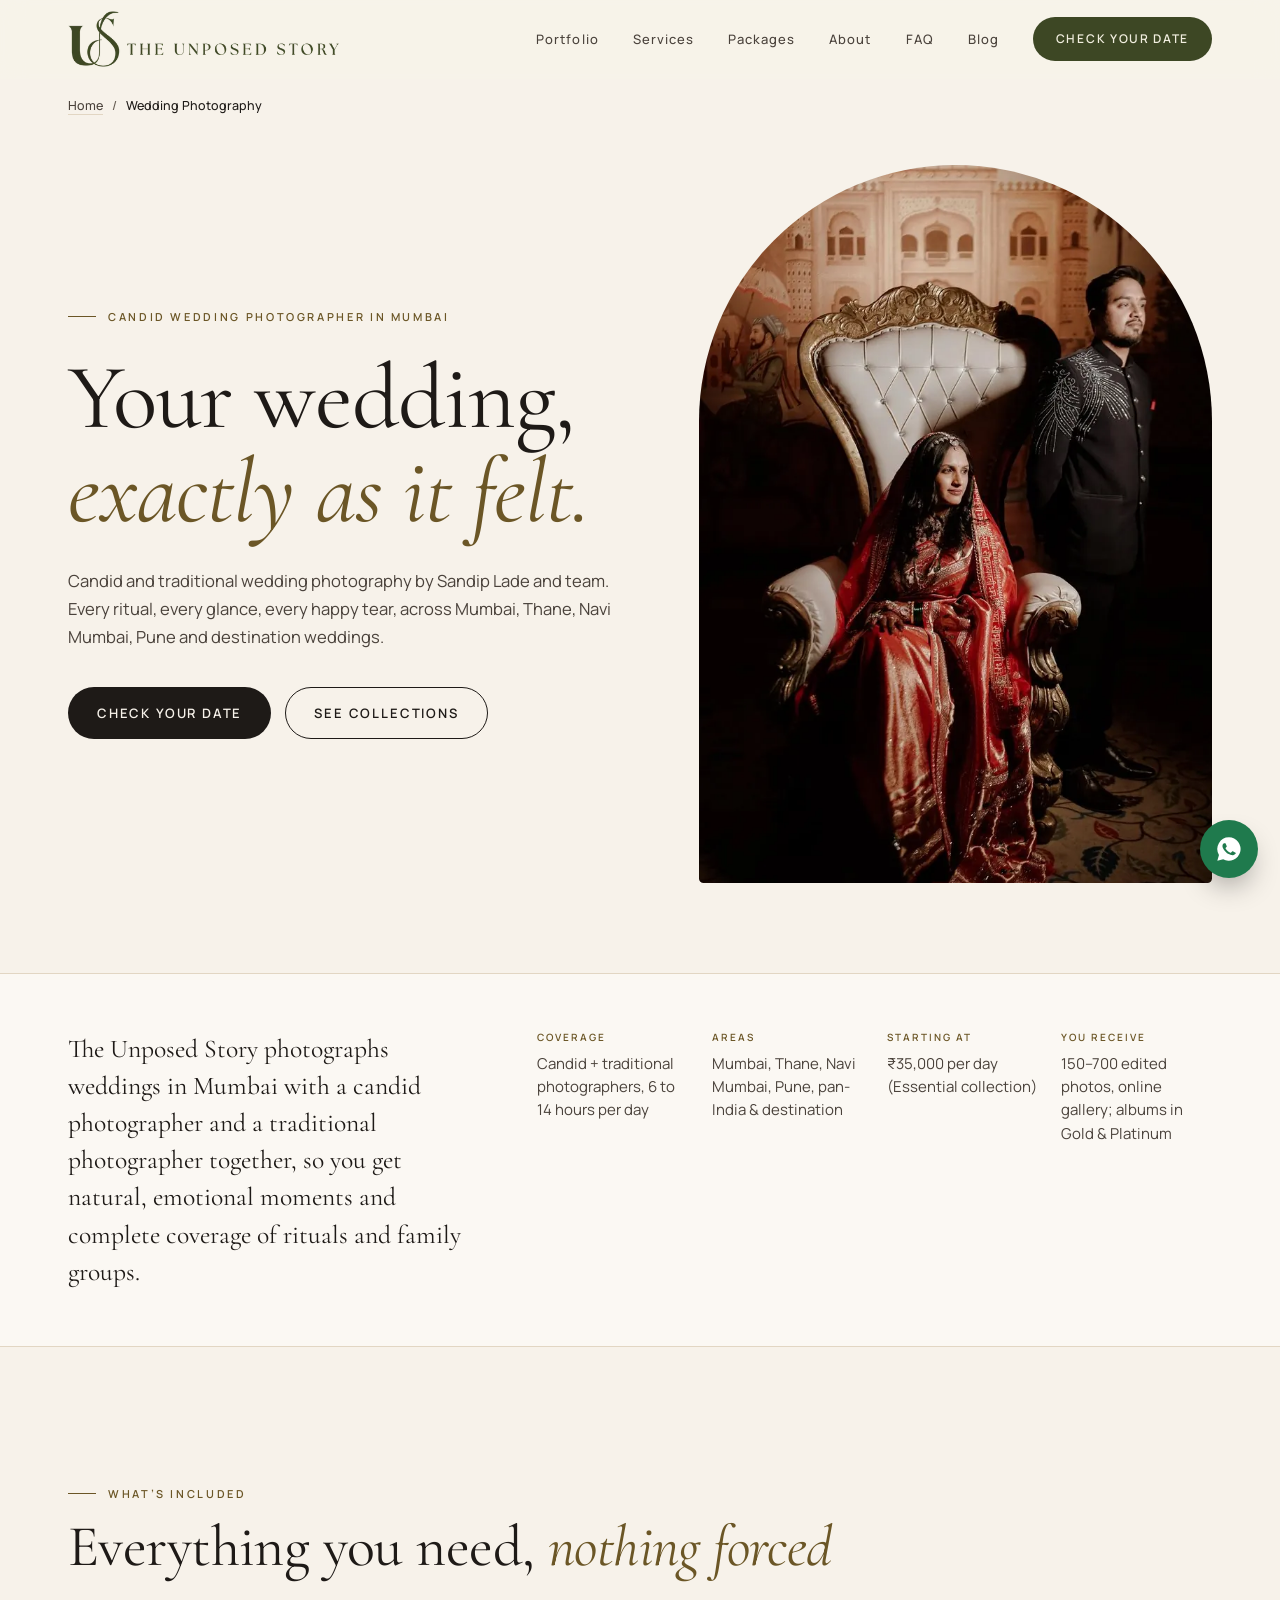
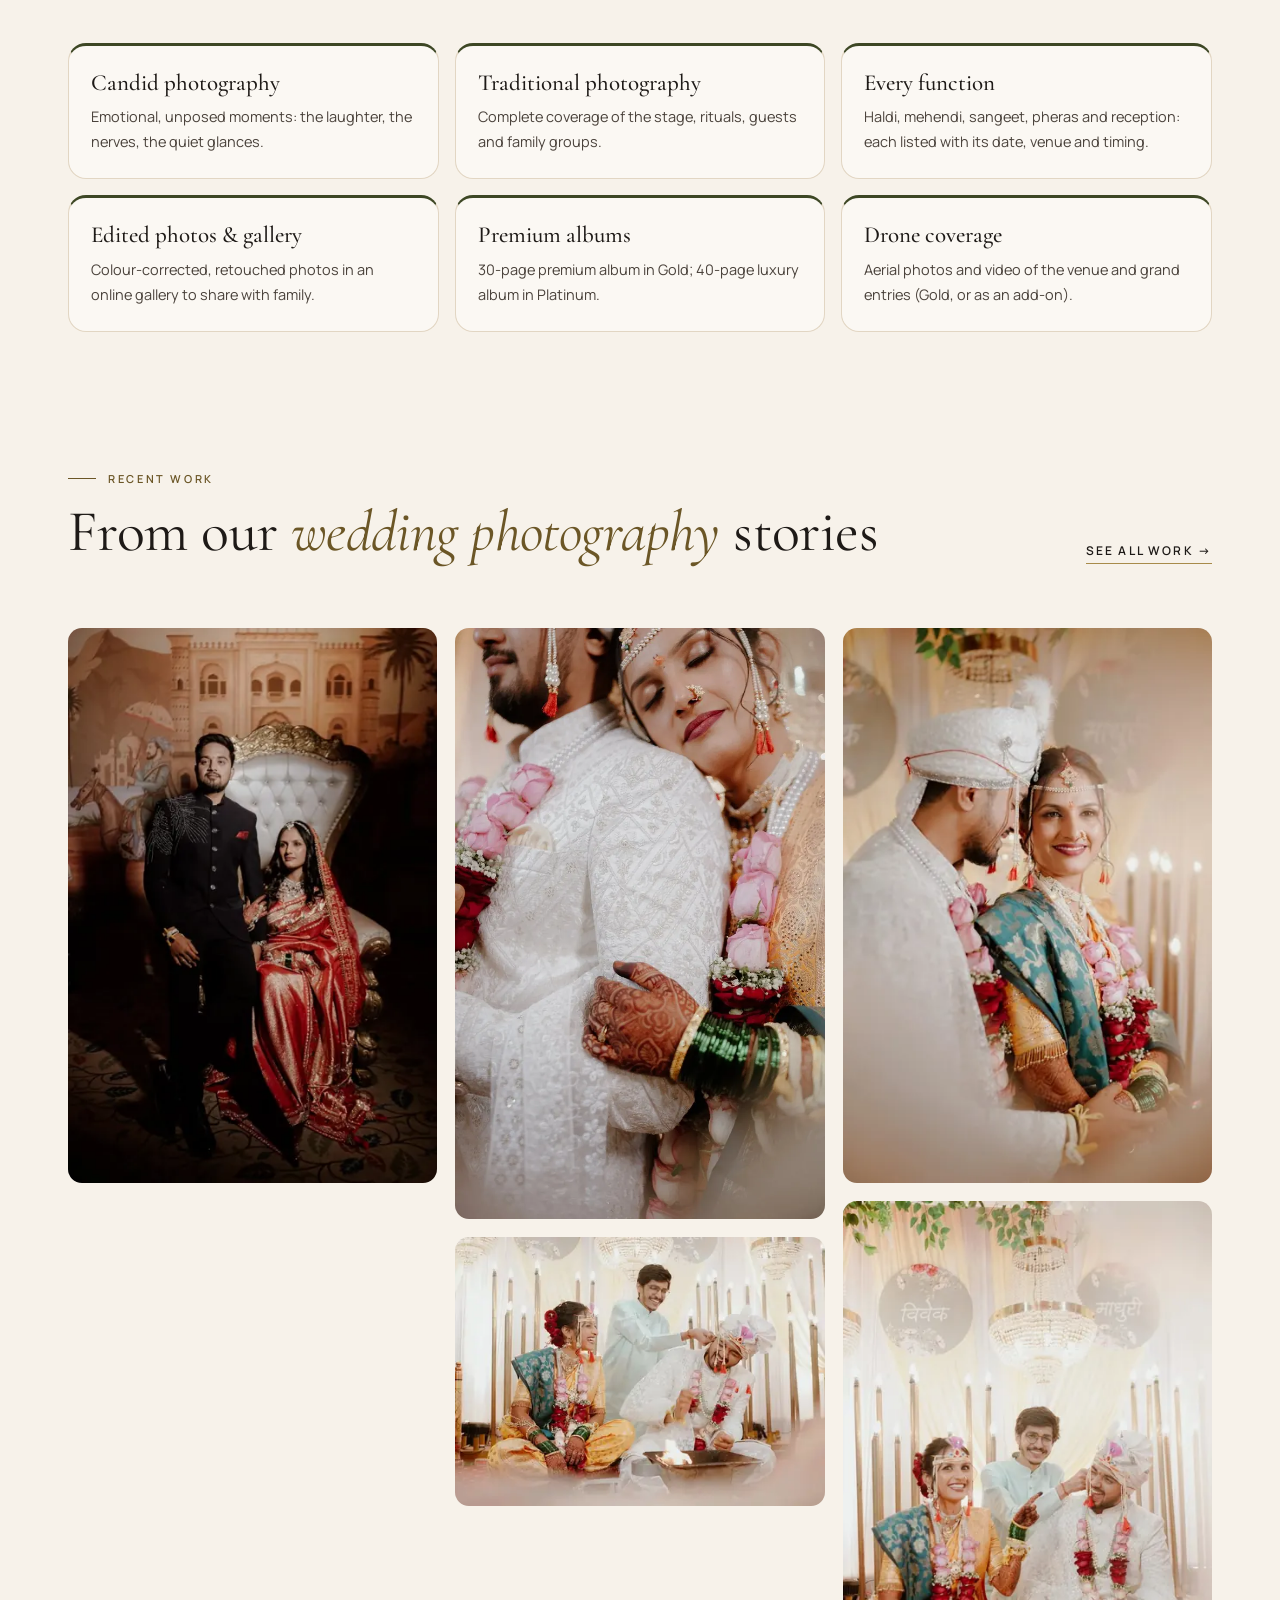
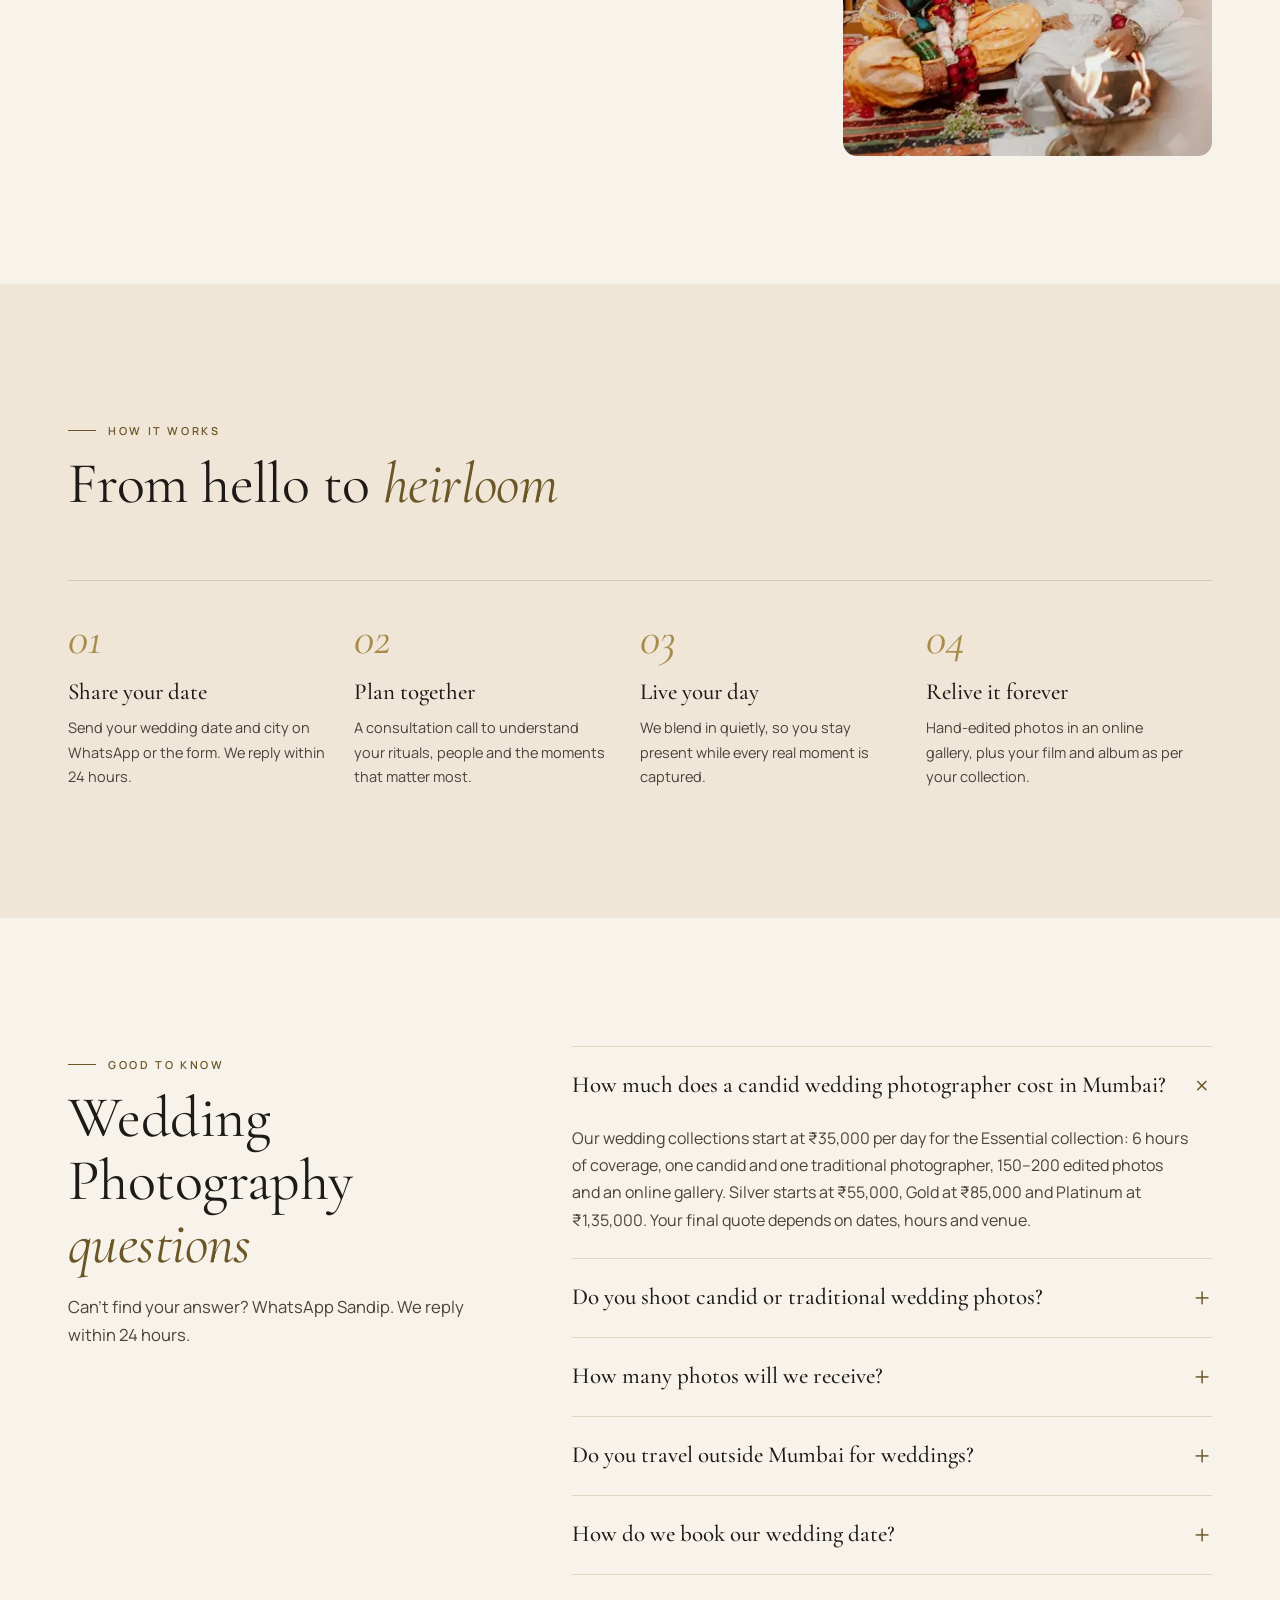
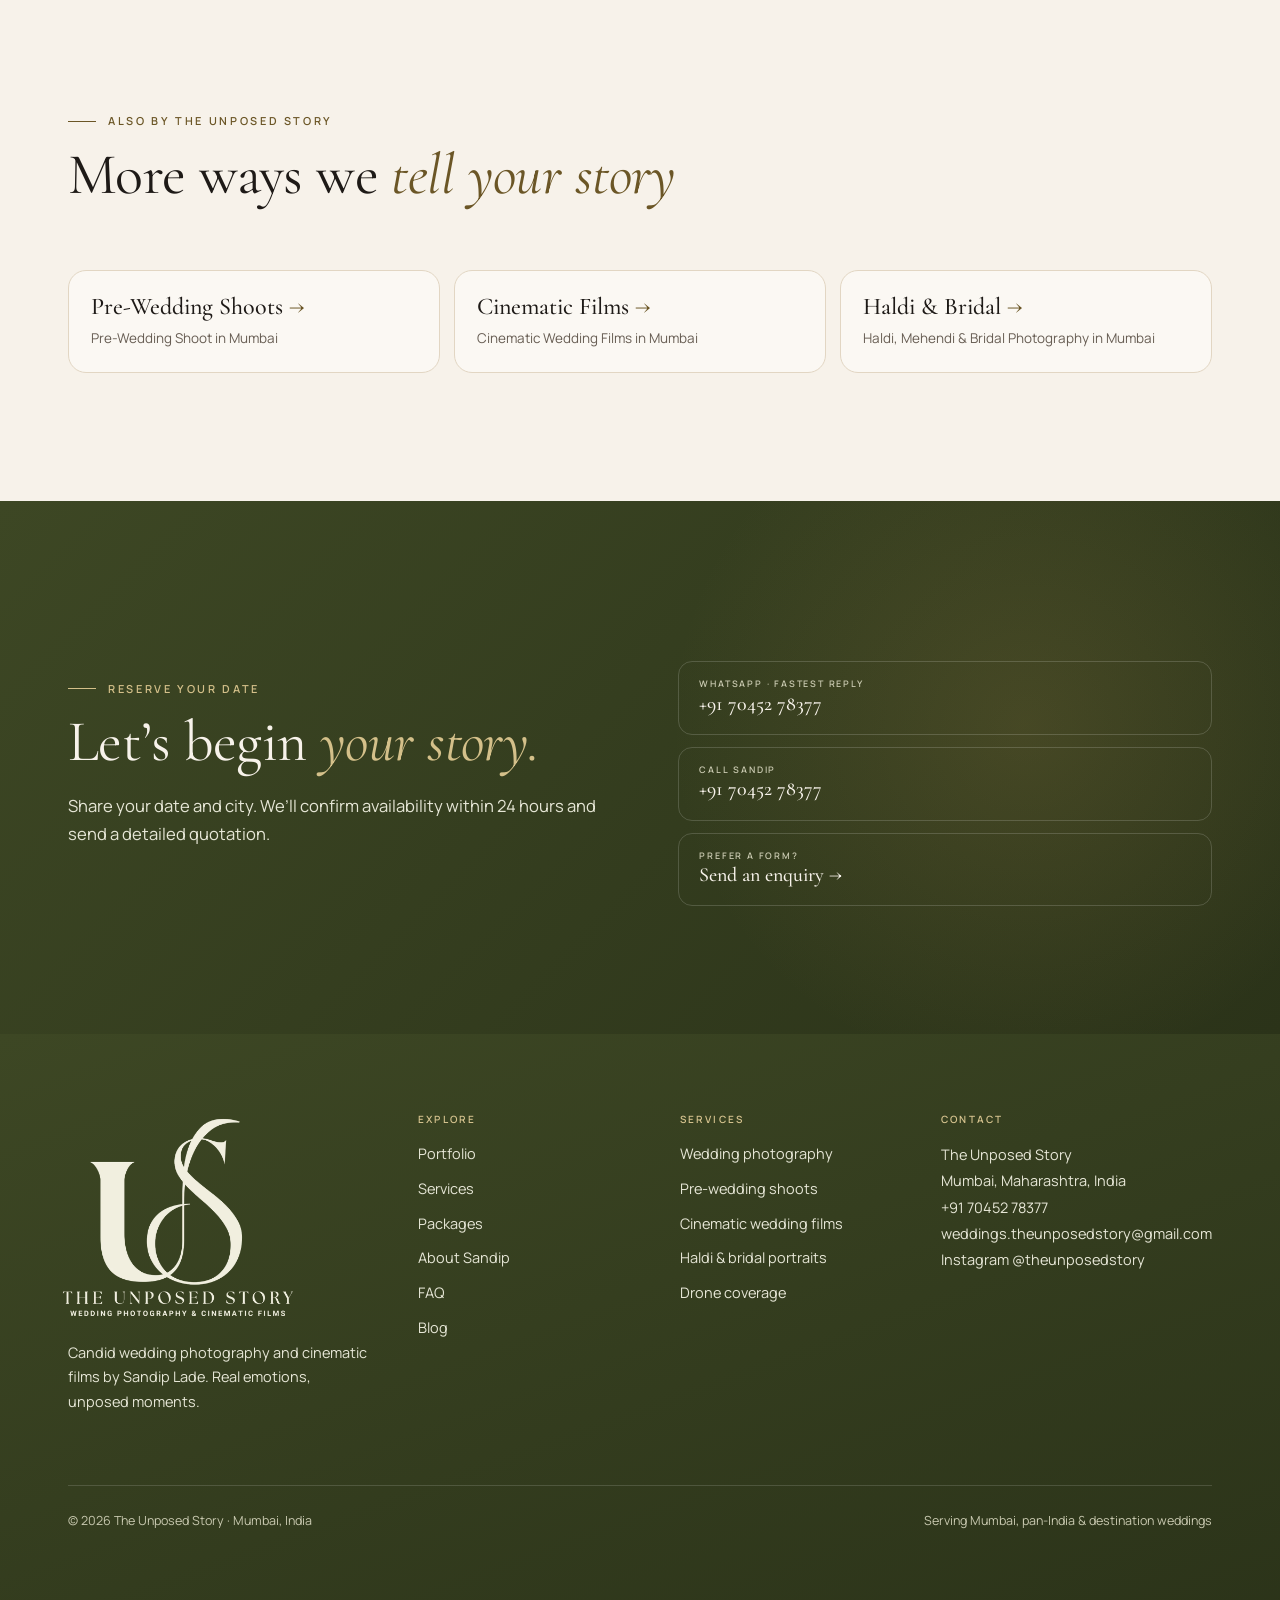
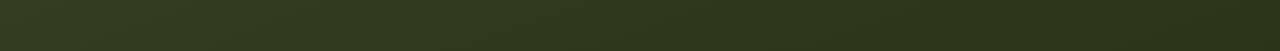
<file: wedding-photography/index.html>
<!doctype html>
<html lang="en-IN">
<head>
<meta charset="utf-8">
<script>if(location.hostname==='theunposedstory.github.io'){location.replace('https://portfolio.theunposedstory.workers.dev'+location.pathname.replace(/^\/portfolio/,'')+location.search+location.hash)}</script>
<meta name="viewport" content="width=device-width, initial-scale=1, viewport-fit=cover">
<title>Candid Wedding Photographer in Mumbai | The Unposed Story</title>
<meta name="description" content="Candid and traditional wedding photography in Mumbai by Sandip Lade. Every ritual and emotion, across Mumbai, Thane, Navi Mumbai, Pune and destination weddings. From ₹35,000 per day.">
<link rel="canonical" href="https://portfolio.theunposedstory.workers.dev/wedding-photography/">
<meta name="robots" content="index, follow, max-image-preview:large">
<meta name="theme-color" content="#3D4724">
<meta property="og:type" content="website"><meta property="og:site_name" content="The Unposed Story"><meta property="og:locale" content="en_IN">
<meta property="og:title" content="Candid Wedding Photographer in Mumbai | The Unposed Story"><meta property="og:description" content="Candid and traditional wedding photography in Mumbai by Sandip Lade. Every ritual and emotion, across Mumbai, Thane, Navi Mumbai, Pune and destination weddings. From ₹35,000 per day.">
<meta property="og:url" content="https://portfolio.theunposedstory.workers.dev/wedding-photography/"><meta property="og:image" content="https://portfolio.theunposedstory.workers.dev/assets/img/royal-couple-portrait.webp"><meta name="twitter:card" content="summary_large_image">
<link rel="icon" href="/favicon.ico" sizes="any"><link rel="icon" href="../assets/img/favicon-192.png" sizes="192x192" type="image/png"><link rel="icon" href="../assets/img/favicon-48.png" sizes="48x48" type="image/png"><link rel="apple-touch-icon" href="../assets/img/apple-touch-icon.png">
<link rel="preconnect" href="https://fonts.googleapis.com"><link rel="preconnect" href="https://fonts.gstatic.com" crossorigin>
<link rel="preload" as="style" href="https://fonts.googleapis.com/css2?family=Cormorant+Garamond:ital,wght@0,400;0,500;1,400;1,500&family=Manrope:wght@400;500;600;700&display=swap" onload="this.onload=null;this.rel='stylesheet'"><noscript><link rel="stylesheet" href="https://fonts.googleapis.com/css2?family=Cormorant+Garamond:ital,wght@0,400;0,500;1,400;1,500&family=Manrope:wght@400;500;600;700&display=swap"></noscript>
<link rel="preload" as="image" href="../assets/img/royal-couple-portrait.webp" fetchpriority="high">
<link rel="stylesheet" href="../assets/site.css?v=b8adc555">
<script>document.documentElement.classList.add('js')</script>
<script type="application/ld+json">{"@context": "https://schema.org", "@graph": [{"@type": "Service", "@id": "https://portfolio.theunposedstory.workers.dev/wedding-photography/#service", "name": "Wedding Photography in Mumbai", "serviceType": "Wedding Photography", "description": "Candid and traditional wedding photography in Mumbai by Sandip Lade. Every ritual and emotion, across Mumbai, Thane, Navi Mumbai, Pune and destination weddings. From ₹35,000 per day.", "provider": {"@id": "https://portfolio.theunposedstory.workers.dev/#business"}, "areaServed": [{"@type": "City", "name": "Mumbai"}, {"@type": "City", "name": "Thane"}, {"@type": "City", "name": "Navi Mumbai"}, {"@type": "City", "name": "Pune"}], "url": "https://portfolio.theunposedstory.workers.dev/wedding-photography/", "image": "https://portfolio.theunposedstory.workers.dev/assets/img/royal-couple-portrait.webp"}, {"@type": "BreadcrumbList", "itemListElement": [{"@type": "ListItem", "position": 1, "name": "Home", "item": "https://portfolio.theunposedstory.workers.dev/"}, {"@type": "ListItem", "position": 2, "name": "Wedding Photography", "item": "https://portfolio.theunposedstory.workers.dev/wedding-photography/"}]}, {"@type": "FAQPage", "mainEntity": [{"@type": "Question", "name": "How much does a candid wedding photographer cost in Mumbai?", "acceptedAnswer": {"@type": "Answer", "text": "Our wedding collections start at ₹35,000 per day for the Essential collection: 6 hours of coverage, one candid and one traditional photographer, 150–200 edited photos and an online gallery. Silver starts at ₹55,000, Gold at ₹85,000 and Platinum at ₹1,35,000. Your final quote depends on dates, hours and venue."}}, {"@type": "Question", "name": "Do you shoot candid or traditional wedding photos?", "acceptedAnswer": {"@type": "Answer", "text": "Both. Every collection includes a candid photographer for natural, emotional moments and a traditional photographer for rituals, stage and family group photos."}}, {"@type": "Question", "name": "How many photos will we receive?", "acceptedAnswer": {"@type": "Answer", "text": "It depends on the collection: 150–200 edited photos in Essential, 250–300 in Silver, 400–500 in Gold and 600–700 in Platinum, plus a complete raw image backup."}}, {"@type": "Question", "name": "Do you travel outside Mumbai for weddings?", "acceptedAnswer": {"@type": "Answer", "text": "Yes. We regularly cover Thane, Navi Mumbai and Pune, and travel across India and abroad for destination weddings. Outstation travel and stay are charged separately."}}, {"@type": "Question", "name": "How do we book our wedding date?", "acceptedAnswer": {"@type": "Answer", "text": "WhatsApp +91 70452 78377 with your date and city. We confirm availability within 24 hours, send a detailed quotation, and your date is reserved once the booking advance is received."}}]}]}</script>
</head>
<body>
<a class="skip" href="#main">Skip to content</a>
<header class="hdr">
  <div class="wrap">
    <a class="brand" href="../" aria-label="The Unposed Story — home"><picture><source srcset="../assets/img/logo-header-sm.webp 480w, ../assets/img/logo-header.webp 966w" sizes="(max-width:720px) 215px, 275px" type="image/webp"><img class="brand-logo" src="../assets/img/logo-header.png" width="966" height="200" alt="The Unposed Story — Wedding Photography &amp; Cinematic Films"></picture></a>
    <nav class="nav" aria-label="Main">
      <a href="../#work">Portfolio</a>
      <a href="../#services">Services</a>
      <a href="../#packages">Packages</a>
      <a href="../#about">About</a>
      <a href="../#faq">FAQ</a>
      <a href="../blog/">Blog</a>
      <a class="btn btn-dark" href="../#enquire">Check your date</a>
      <button class="burger" aria-label="Open menu" aria-expanded="false" aria-controls="drawer"><span></span></button>
    </nav>
  </div>
</header>
<div class="drawer" id="drawer">
  <a href="../#work">Portfolio</a><a href="../#services">Services</a><a href="../#packages">Packages</a><a href="../#about">About Sandip</a><a href="../#reviews">Reviews</a><a href="../#faq">FAQ</a><a href="../blog/">Blog</a>
  <a class="btn btn-dark" href="../#enquire">Check your date</a>
</div>

<main id="main">
<nav class="crumbs wrap" aria-label="Breadcrumb"><a href="../">Home</a> <span>/</span> <span aria-current="page">Wedding Photography</span></nav>
<section class="hero">
  <div class="wrap hero-grid">
    <div>
      <h1><span class="eyebrow">Candid Wedding Photographer in Mumbai</span><span class="display">Your wedding, <em>exactly as it felt.</em></span></h1>
      <p class="lead">Candid and traditional wedding photography by Sandip Lade and team. Every ritual, every glance, every happy tear, across Mumbai, Thane, Navi Mumbai, Pune and destination weddings.</p>
      <div class="cta-row">
        <a class="btn btn-dark" href="https://wa.me/917045278377?text=Hello%20Sandip%2C%20I%27d%20like%20to%20check%20availability%20for%20wedding%20photography%20with%20The%20Unposed%20Story%2E" target="_blank" rel="noopener">Check your date</a>
        <a class="btn btn-line" href="../#packages">See collections</a>
      </div>
    </div>
    <div class="hero-art"><div class="arch"><img src="../assets/img/royal-couple-portrait.webp" srcset="../assets/img/royal-couple-portrait-sm.webp 426w, ../assets/img/royal-couple-portrait.webp 733w" sizes="(max-width:720px) 100vw, 520px" width="733" height="1100" alt="Bride and groom portrait in a royal palace-style set" fetchpriority="high"></div></div>
  </div>
</section>

<section class="glance" aria-labelledby="glance-h">
  <div class="wrap">
    <p id="glance-h">The Unposed Story photographs weddings in Mumbai with a candid photographer and a traditional photographer together, so you get natural, emotional moments and complete coverage of rituals and family groups.</p>
    <dl><div><dt>Coverage</dt><dd>Candid + traditional photographers, 6 to 14 hours per day</dd></div><div><dt>Areas</dt><dd>Mumbai, Thane, Navi Mumbai, Pune, pan-India &amp; destination</dd></div><div><dt>Starting at</dt><dd>₹35,000 per day (Essential collection)</dd></div><div><dt>You receive</dt><dd>150–700 edited photos, online gallery; albums in Gold &amp; Platinum</dd></div></dl>
  </div>
</section>

<section class="sec" aria-labelledby="inc-h">
  <div class="wrap">
    <div class="sec-head"><div><span class="eyebrow">What’s included</span><h2 class="h2" id="inc-h">Everything you need, <em>nothing forced</em></h2></div></div>
    <div class="incl"><div class="incl-card rv-in"><h3>Candid photography</h3><p>Emotional, unposed moments: the laughter, the nerves, the quiet glances.</p></div><div class="incl-card rv-in"><h3>Traditional photography</h3><p>Complete coverage of the stage, rituals, guests and family groups.</p></div><div class="incl-card rv-in"><h3>Every function</h3><p>Haldi, mehendi, sangeet, pheras and reception: each listed with its date, venue and timing.</p></div><div class="incl-card rv-in"><h3>Edited photos &amp; gallery</h3><p>Colour-corrected, retouched photos in an online gallery to share with family.</p></div><div class="incl-card rv-in"><h3>Premium albums</h3><p>30-page premium album in Gold; 40-page luxury album in Platinum.</p></div><div class="incl-card rv-in"><h3>Drone coverage</h3><p>Aerial photos and video of the venue and grand entries (Gold, or as an add-on).</p></div></div>
  </div>
</section>

<section class="sec" id="work" aria-labelledby="work-h" style="padding-top:0">
  <div class="wrap">
    <div class="sec-head"><div><span class="eyebrow">Recent work</span><h2 class="h2" id="work-h">From our <em>wedding photography</em> stories</h2></div>
      <a class="link" href="../#work">See all work →</a></div>
    <div class="gallery" data-only="wedding">
<figure class="g-item" data-cat="wedding"><img src="../assets/img/wedding-couple-palace-portrait-sm.webp" srcset="../assets/img/wedding-couple-palace-portrait-xs.webp 360w, ../assets/img/wedding-couple-palace-portrait-sm.webp 426w, ../assets/img/wedding-couple-palace-portrait.webp 733w" sizes="(max-width:720px) 50vw, 33vw" data-full="../assets/img/wedding-couple-palace-portrait.webp" width="733" height="1100" alt="Bride and groom portrait in a palace-style set, Mumbai wedding" loading="lazy" decoding="async"><figcaption><small>Weddings</small>Bride and groom portrait in a palace-style set</figcaption></figure>
<figure class="g-item" data-cat="wedding"><img src="../assets/img/couple-embrace-golden-sm.webp" srcset="../assets/img/couple-embrace-golden-xs.webp 360w, ../assets/img/couple-embrace-golden-sm.webp 400w, ../assets/img/couple-embrace-golden.webp 687w" sizes="(max-width:720px) 50vw, 33vw" data-full="../assets/img/couple-embrace-golden.webp" width="687" height="1100" alt="Bride resting on groom’s shoulder in golden light" loading="lazy" decoding="async"><figcaption><small>Weddings</small>Bride resting on groom’s shoulder in golden light</figcaption></figure>
<figure class="g-item" data-cat="wedding"><img src="../assets/img/wedding-ceremony-laughter-sm.webp" srcset="../assets/img/wedding-ceremony-laughter-xs.webp 480w, ../assets/img/wedding-ceremony-laughter-sm.webp 640w, ../assets/img/wedding-ceremony-laughter.webp 1100w" sizes="(max-width:720px) 50vw, 33vw" data-full="../assets/img/wedding-ceremony-laughter.webp" width="1100" height="799" alt="Candid laughter during the wedding pheras" loading="lazy" decoding="async"><figcaption><small>Weddings</small>Candid laughter during the wedding pheras</figcaption></figure>
<figure class="g-item" data-cat="wedding"><img src="../assets/img/wedding-couple-varmala-sm.webp" srcset="../assets/img/wedding-couple-varmala-xs.webp 360w, ../assets/img/wedding-couple-varmala-sm.webp 426w, ../assets/img/wedding-couple-varmala.webp 733w" sizes="(max-width:720px) 50vw, 33vw" data-full="../assets/img/wedding-couple-varmala.webp" width="733" height="1100" alt="Bride and groom smiling after the varmala" loading="lazy" decoding="async"><figcaption><small>Weddings</small>Bride and groom smiling after the varmala</figcaption></figure>
<figure class="g-item" data-cat="wedding"><img src="../assets/img/wedding-sindoor-ritual-sm.webp" srcset="../assets/img/wedding-sindoor-ritual-xs.webp 360w, ../assets/img/wedding-sindoor-ritual-sm.webp 426w, ../assets/img/wedding-sindoor-ritual.webp 733w" sizes="(max-width:720px) 50vw, 33vw" data-full="../assets/img/wedding-sindoor-ritual.webp" width="733" height="1100" alt="Sindoor ritual at a Marathi wedding ceremony" loading="lazy" decoding="async"><figcaption><small>Weddings</small>Sindoor ritual at a Marathi wedding ceremony</figcaption></figure>
    </div>
  </div>
</section>

<section class="sec process" aria-labelledby="pr-h">
  <div class="wrap">
    <div class="sec-head"><div><span class="eyebrow">How it works</span><h2 class="h2" id="pr-h">From hello to <em>heirloom</em></h2></div></div>
    <ol class="steps" style="list-style:none;margin:0;padding:0">
      <li class="step"><h3>Share your date</h3><p>Send your wedding date and city on WhatsApp or the form. We reply within 24 hours.</p></li>
      <li class="step"><h3>Plan together</h3><p>A consultation call to understand your rituals, people and the moments that matter most.</p></li>
      <li class="step"><h3>Live your day</h3><p>We blend in quietly, so you stay present while every real moment is captured.</p></li>
      <li class="step"><h3>Relive it forever</h3><p>Hand-edited photos in an online gallery, plus your film and album as per your collection.</p></li>
    </ol>
  </div>
</section>

<section class="sec faq" aria-labelledby="faq-h">
  <div class="wrap faq-grid">
    <div><span class="eyebrow">Good to know</span><h2 class="h2" id="faq-h">Wedding Photography <em>questions</em></h2>
      <p class="lead" style="margin-top:18px">Can’t find your answer? WhatsApp Sandip. We reply within 24 hours.</p></div>
    <div><details open><summary>How much does a candid wedding photographer cost in Mumbai?</summary><p>Our wedding collections start at ₹35,000 per day for the Essential collection: 6 hours of coverage, one candid and one traditional photographer, 150–200 edited photos and an online gallery. Silver starts at ₹55,000, Gold at ₹85,000 and Platinum at ₹1,35,000. Your final quote depends on dates, hours and venue.</p></details><details><summary>Do you shoot candid or traditional wedding photos?</summary><p>Both. Every collection includes a candid photographer for natural, emotional moments and a traditional photographer for rituals, stage and family group photos.</p></details><details><summary>How many photos will we receive?</summary><p>It depends on the collection: 150–200 edited photos in Essential, 250–300 in Silver, 400–500 in Gold and 600–700 in Platinum, plus a complete raw image backup.</p></details><details><summary>Do you travel outside Mumbai for weddings?</summary><p>Yes. We regularly cover Thane, Navi Mumbai and Pune, and travel across India and abroad for destination weddings. Outstation travel and stay are charged separately.</p></details><details><summary>How do we book our wedding date?</summary><p>WhatsApp +91 70452 78377 with your date and city. We confirm availability within 24 hours, send a detailed quotation, and your date is reserved once the booking advance is received.</p></details></div>
  </div>
</section>

<section class="sec related" aria-labelledby="rel-h" style="padding-top:0">
  <div class="wrap">
    <div class="sec-head"><div><span class="eyebrow">Also by The Unposed Story</span><h2 class="h2" id="rel-h">More ways we <em>tell your story</em></h2></div></div>
    <div class="rel"><a class="rel-card" href="../pre-wedding-shoot/"><b>Pre-Wedding Shoots</b><span>Pre-Wedding Shoot in Mumbai</span></a><a class="rel-card" href="../cinematic-wedding-films/"><b>Cinematic Films</b><span>Cinematic Wedding Films in Mumbai</span></a><a class="rel-card" href="../haldi-bridal-photography/"><b>Haldi &amp; Bridal</b><span>Haldi, Mehendi &amp; Bridal Photography in Mumbai</span></a></div>
  </div>
</section>

<section class="sec cta" id="enquire" aria-labelledby="cta-h">
  <div class="wrap cta-grid">
    <div>
      <span class="eyebrow">Reserve your date</span>
      <h2 class="h2" id="cta-h">Let’s begin <em>your story.</em></h2>
      <p class="lead" style="margin-top:18px">Share your date and city. We’ll confirm availability within 24 hours and send a detailed quotation.</p>
    </div>
    <div class="contact-list">
      <a href="https://wa.me/917045278377?text=Hello%20Sandip%2C%20I%27d%20like%20to%20check%20availability%20for%20wedding%20photography%20with%20The%20Unposed%20Story%2E" target="_blank" rel="noopener"><span><small>WhatsApp · fastest reply</small><b>+91 70452 78377</b></span></a>
      <a href="tel:+917045278377"><span><small>Call Sandip</small><b>+91 70452 78377</b></span></a>
      <a href="../#enquire"><span><small>Prefer a form?</small><b>Send an enquiry →</b></span></a>
    </div>
  </div>
</section>
</main>

<footer class="ftr">
  <div class="wrap">
    <div class="ftr-grid">
      <div>
        <a href="../" aria-label="The Unposed Story — home"><picture><source srcset="../assets/img/logo-cream.webp" type="image/webp"><img class="ftr-logo" src="../assets/img/logo-cream.png" width="900" height="774" alt="The Unposed Story — Wedding Photography &amp; Cinematic Films logo" loading="lazy"></picture></a>
        <p style="margin-top:20px;max-width:34ch">Candid wedding photography and cinematic films by Sandip Lade. Real emotions, unposed moments.</p>
      </div>
      <div><h3 class="ftr-h">Explore</h3><ul><li><a href="../#work">Portfolio</a></li><li><a href="../#services">Services</a></li><li><a href="../#packages">Packages</a></li><li><a href="../#about">About Sandip</a></li><li><a href="../#faq">FAQ</a></li><li><a href="../blog/">Blog</a></li></ul></div>
      <div><h3 class="ftr-h">Services</h3><ul><li><a href="../wedding-photography/">Wedding photography</a></li><li><a href="../pre-wedding-shoot/">Pre-wedding shoots</a></li><li><a href="../cinematic-wedding-films/">Cinematic wedding films</a></li><li><a href="../haldi-bridal-photography/">Haldi &amp; bridal portraits</a></li><li><a href="../cinematic-wedding-films/">Drone coverage</a></li></ul></div>
      <div><h3 class="ftr-h">Contact</h3><address>The Unposed Story<br>Mumbai, Maharashtra, India<br><a href="tel:+917045278377">+91 70452 78377</a><br><a href="mailto:weddings.theunposedstory@gmail.com">weddings.theunposedstory@gmail.com</a><br><a href="https://instagram.com/theunposedstory" target="_blank" rel="noopener">Instagram @theunposedstory</a></address></div>
    </div>
    <div class="ftr-bot"><span>© <span id="yr">2026</span> The Unposed Story · Mumbai, India</span><span>Serving Mumbai, pan-India &amp; destination weddings</span></div>
  </div>
</footer>

<a class="fab" href="https://wa.me/917045278377?text=Hello%20Sandip%2C%20I%27d%20like%20to%20check%20availability%20with%20The%20Unposed%20Story." target="_blank" rel="noopener" aria-label="Chat on WhatsApp"><svg width="28" height="28" viewBox="0 0 24 24" fill="#fff" aria-hidden="true"><path d="M12 2a10 10 0 0 0-8.6 15.1L2 22l5-1.3A10 10 0 1 0 12 2Zm5.3 14.1c-.2.6-1.3 1.2-1.8 1.2-.5.1-1 .2-3.3-.7-2.8-1.1-4.5-4-4.7-4.2-.1-.2-1.1-1.5-1.1-2.8 0-1.4.7-2 1-2.3.2-.3.5-.3.7-.3h.5c.2 0 .4 0 .6.5l.8 2c.1.2.1.4 0 .5l-.4.6-.4.4c-.1.2-.3.3-.1.6.2.3.8 1.3 1.7 2.1 1.2 1 2.1 1.3 2.4 1.5.3.1.5.1.6-.1l.9-1c.2-.3.4-.2.6-.1l1.9.9c.3.1.5.2.5.3.1.2.1.6-.1 1.1Z"/></svg></a>
<nav class="mbar" aria-label="Quick contact">
  <a href="tel:+917045278377">Call</a>
  <a class="wa" href="https://wa.me/917045278377?text=Hello%20Sandip%2C%20I%27d%20like%20to%20check%20availability%20with%20The%20Unposed%20Story." target="_blank" rel="noopener">WhatsApp</a>
  <a class="go" href="../#enquire">Check date</a>
</nav>
<script>document.getElementById('yr').textContent=new Date().getFullYear();</script>
<script src="../assets/site.js?v=d95d41fa" defer></script>
</body>
</html>
</file>
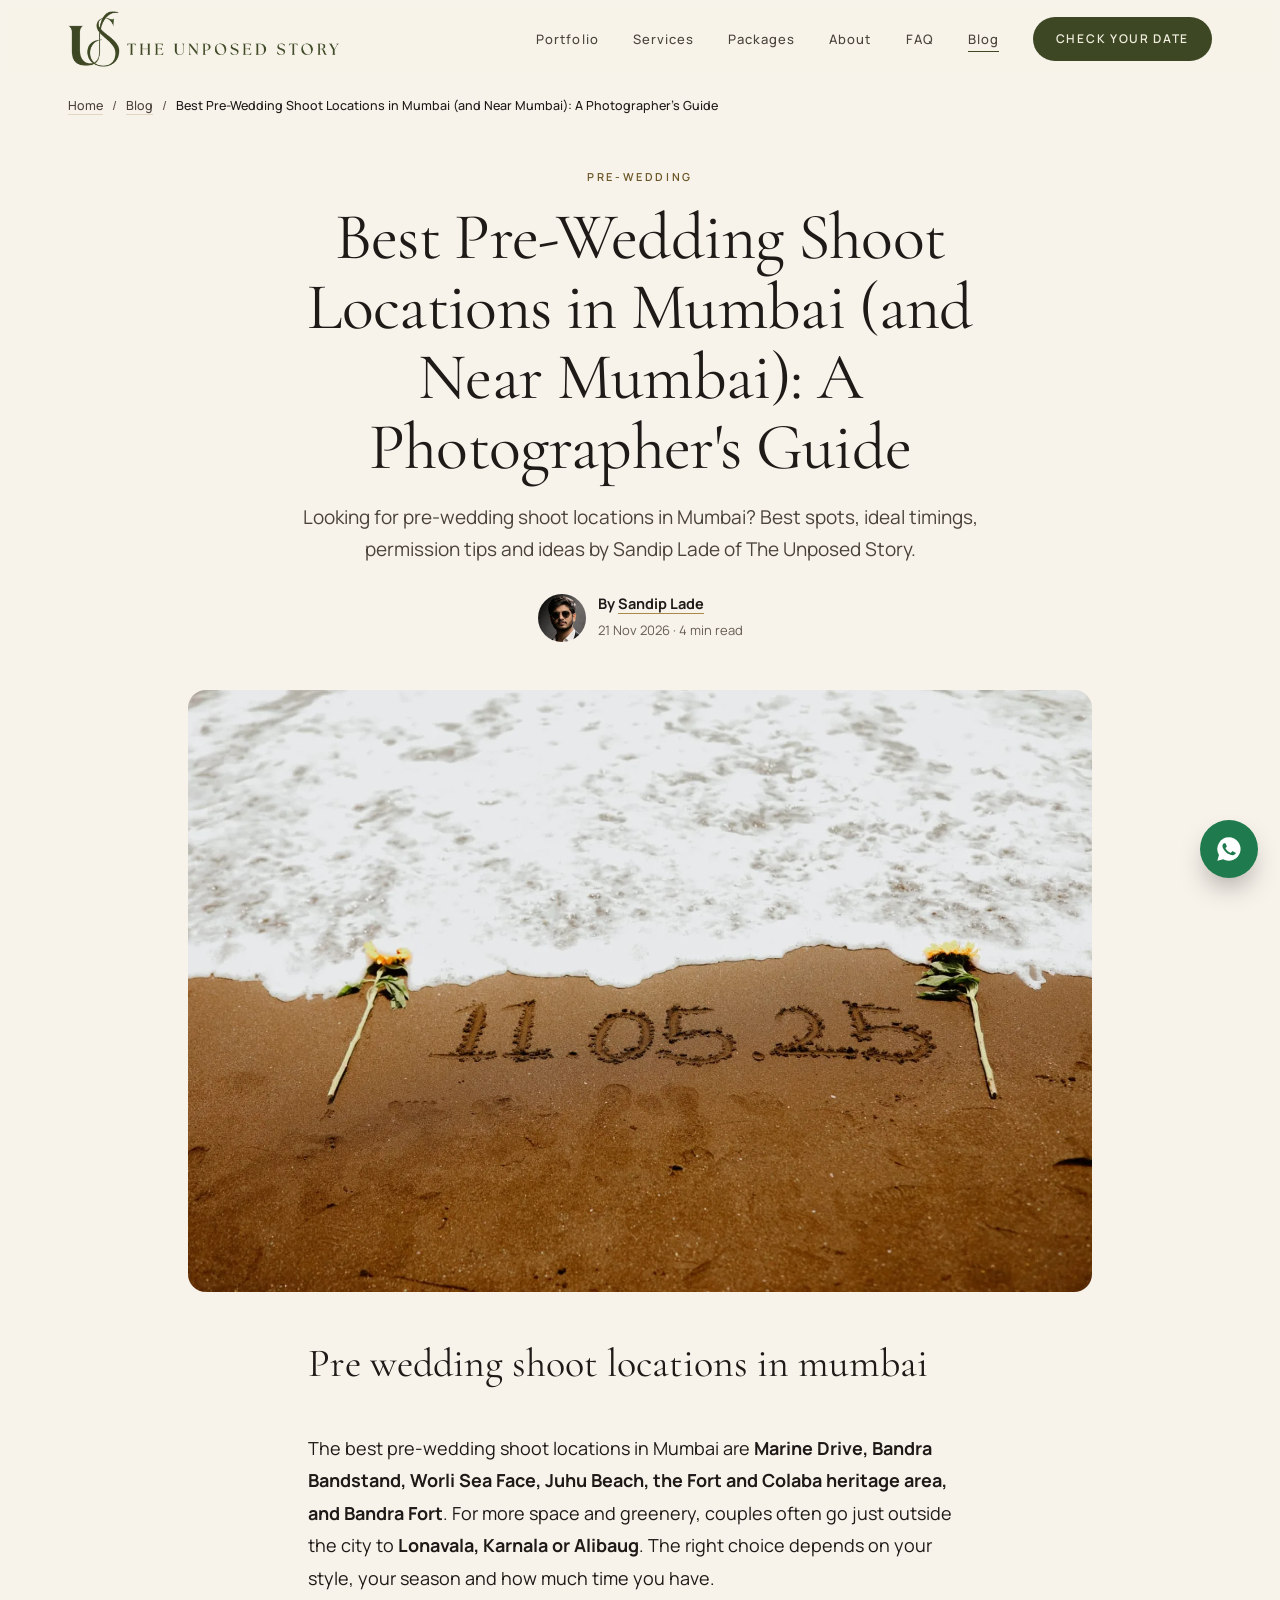
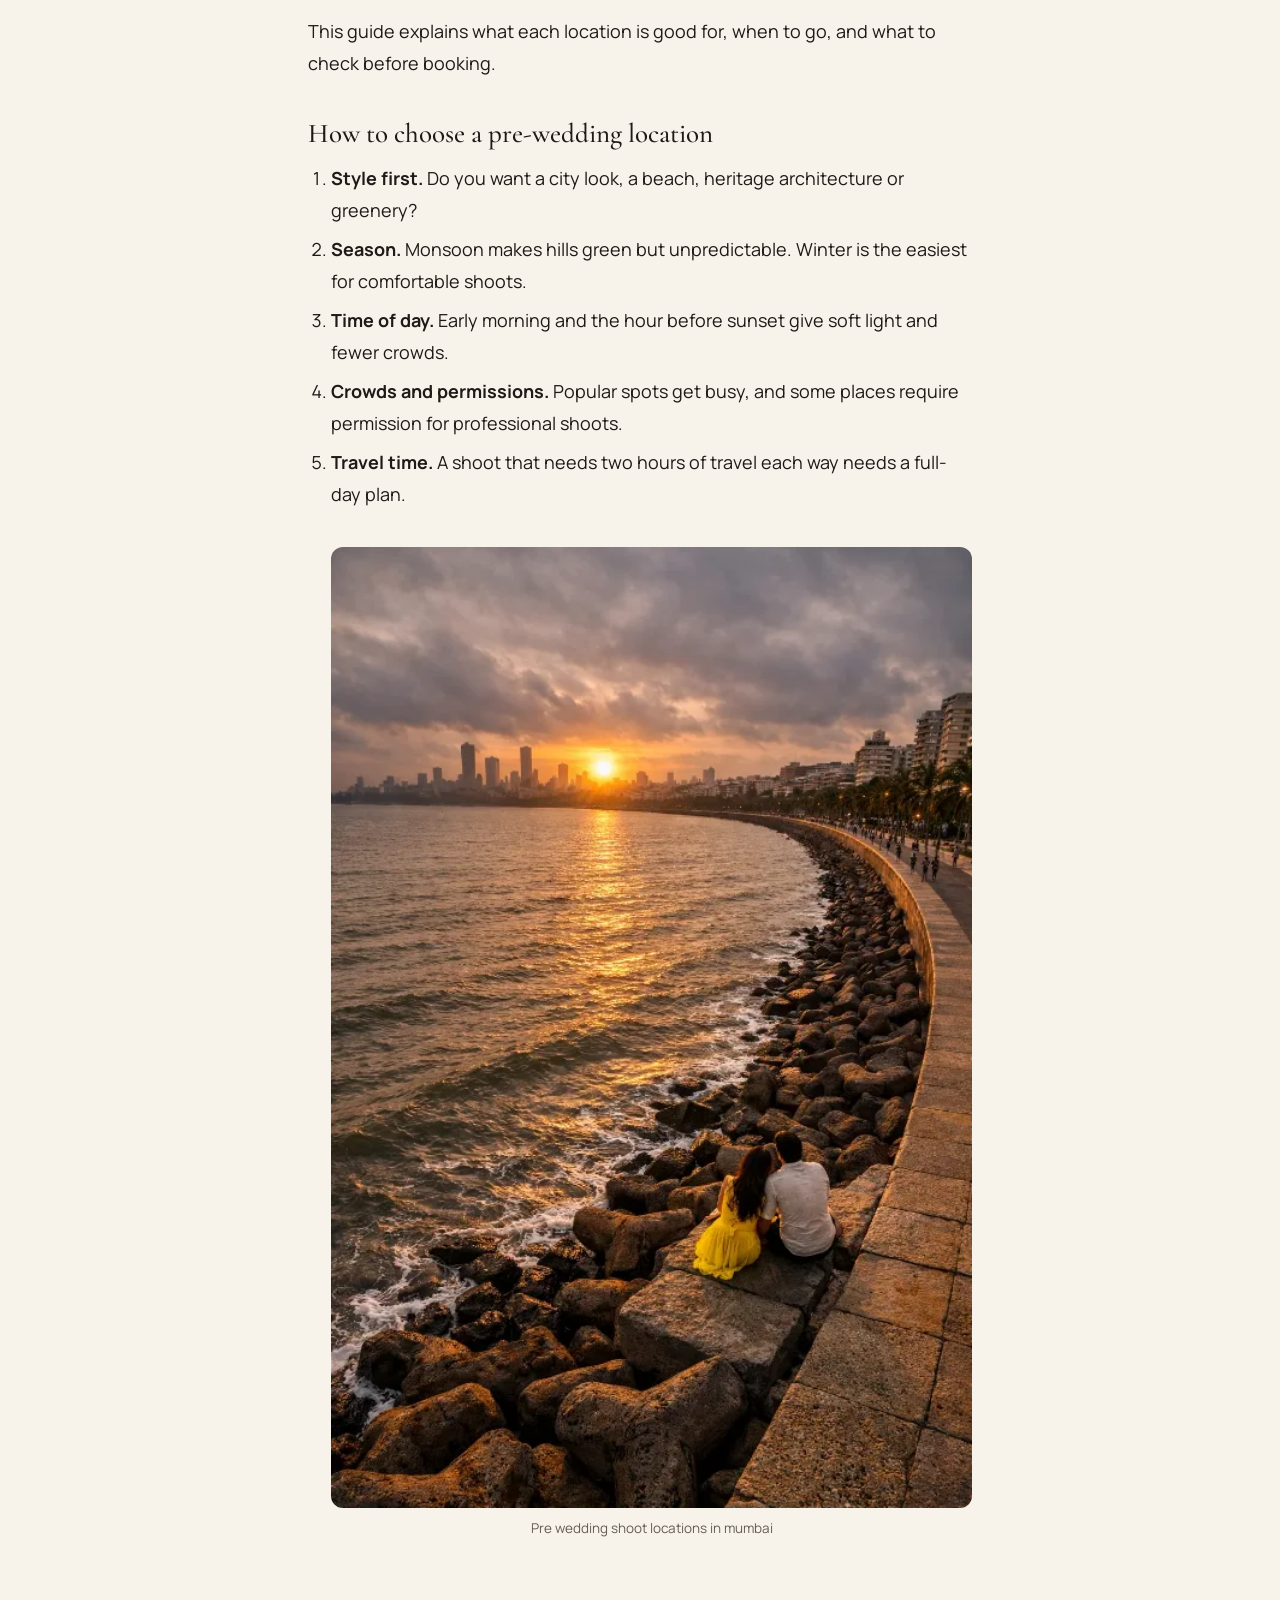
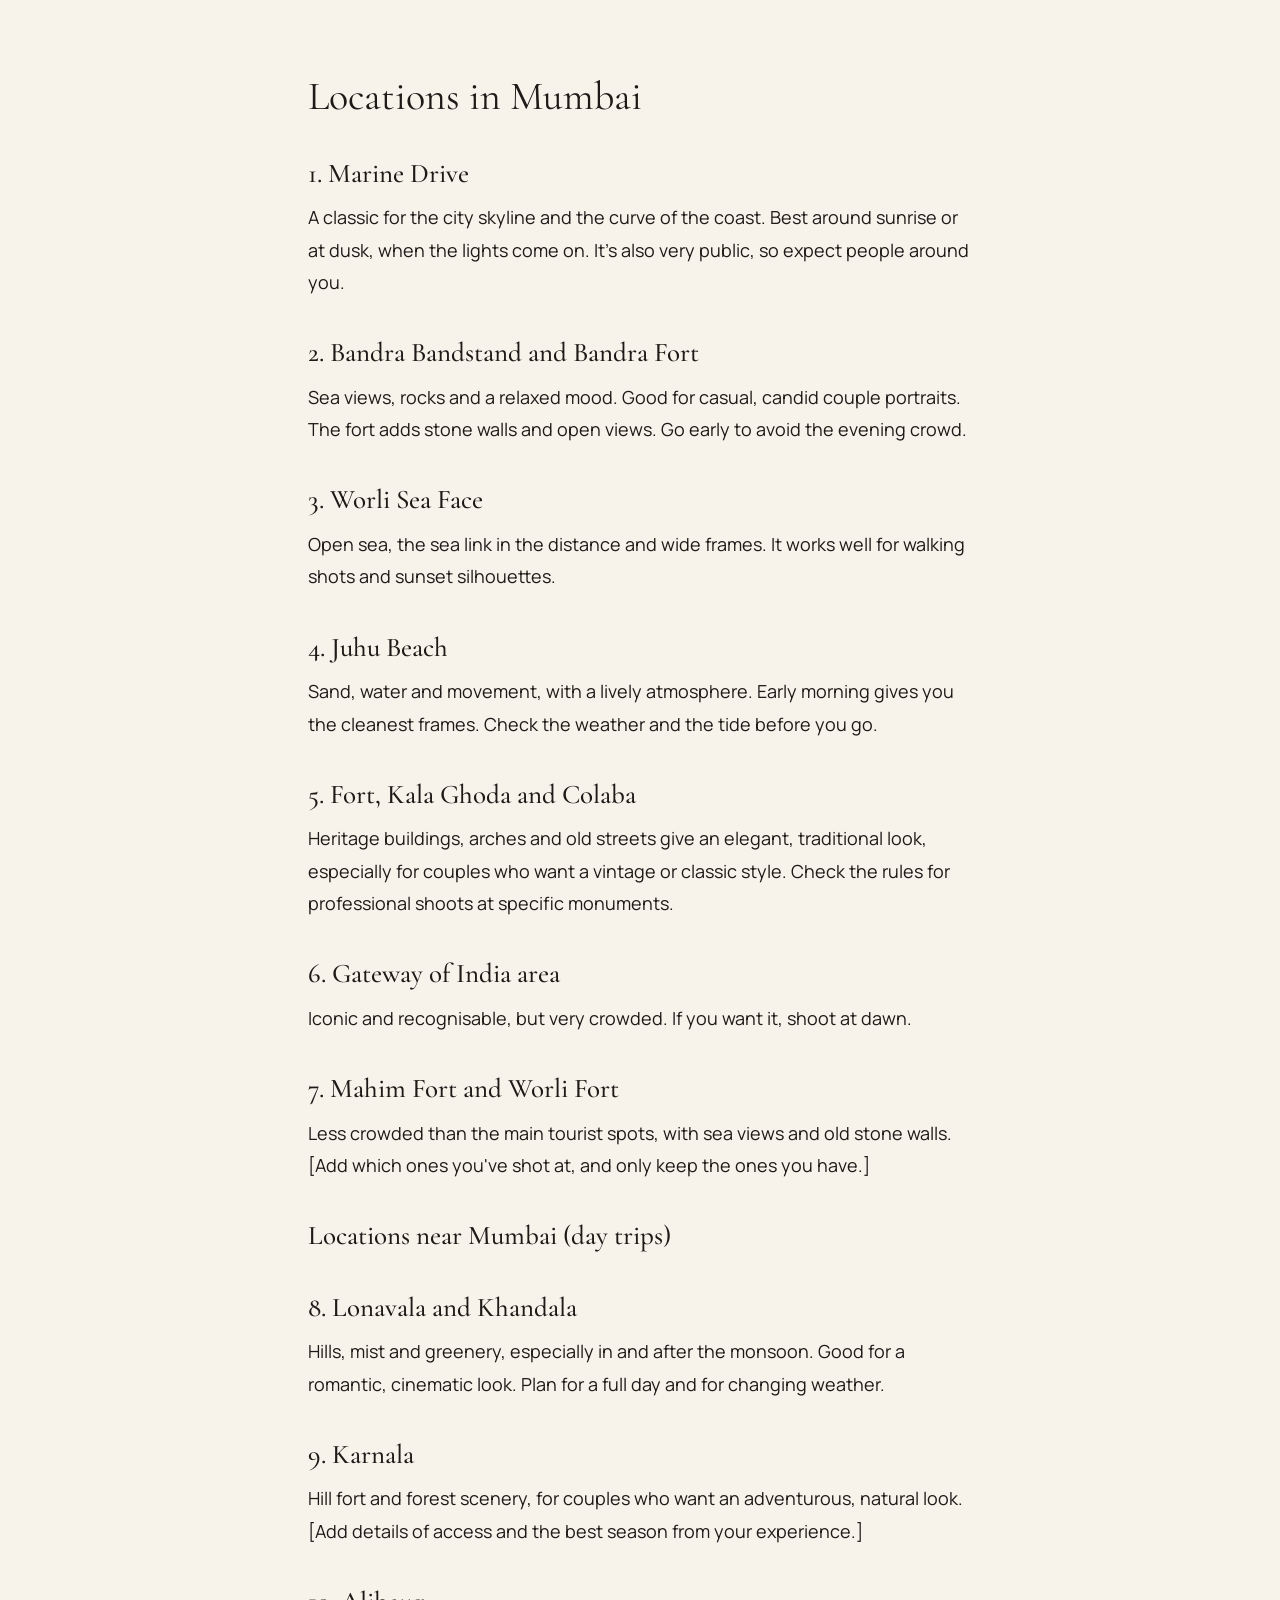
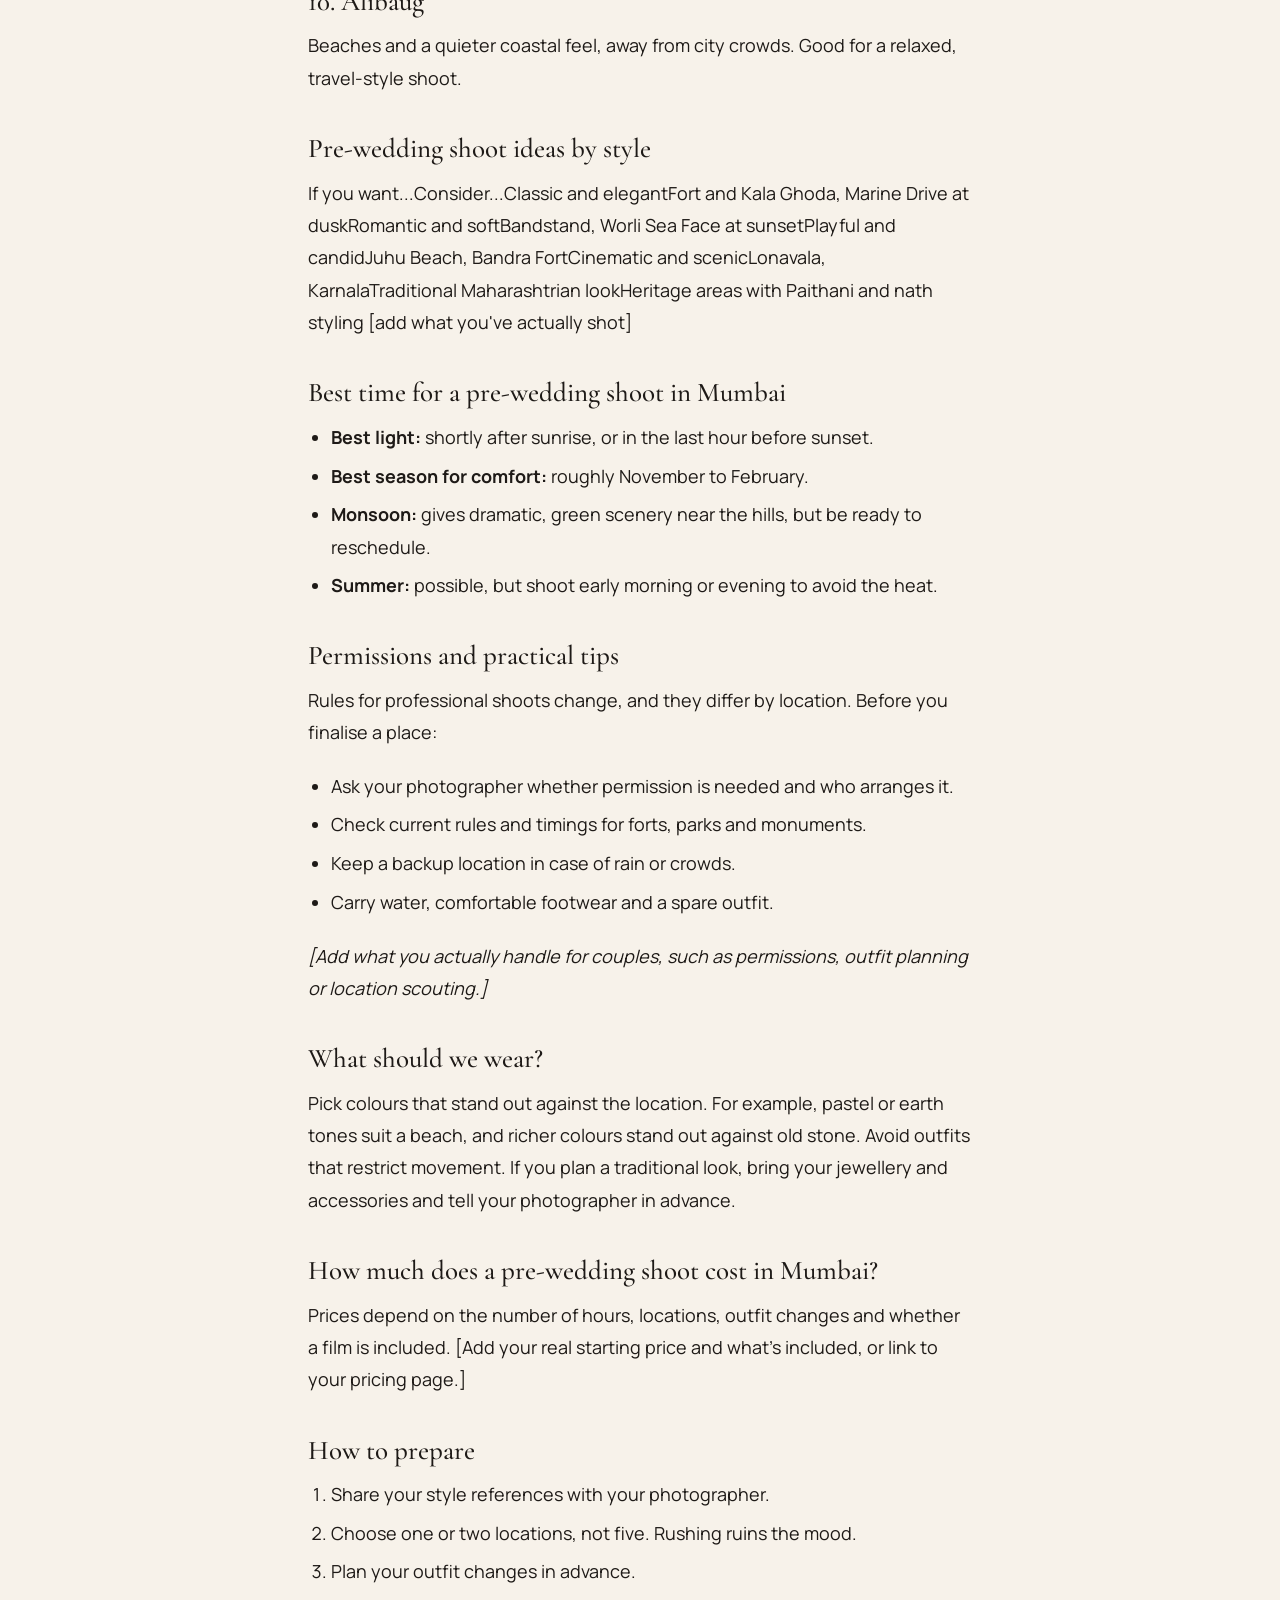
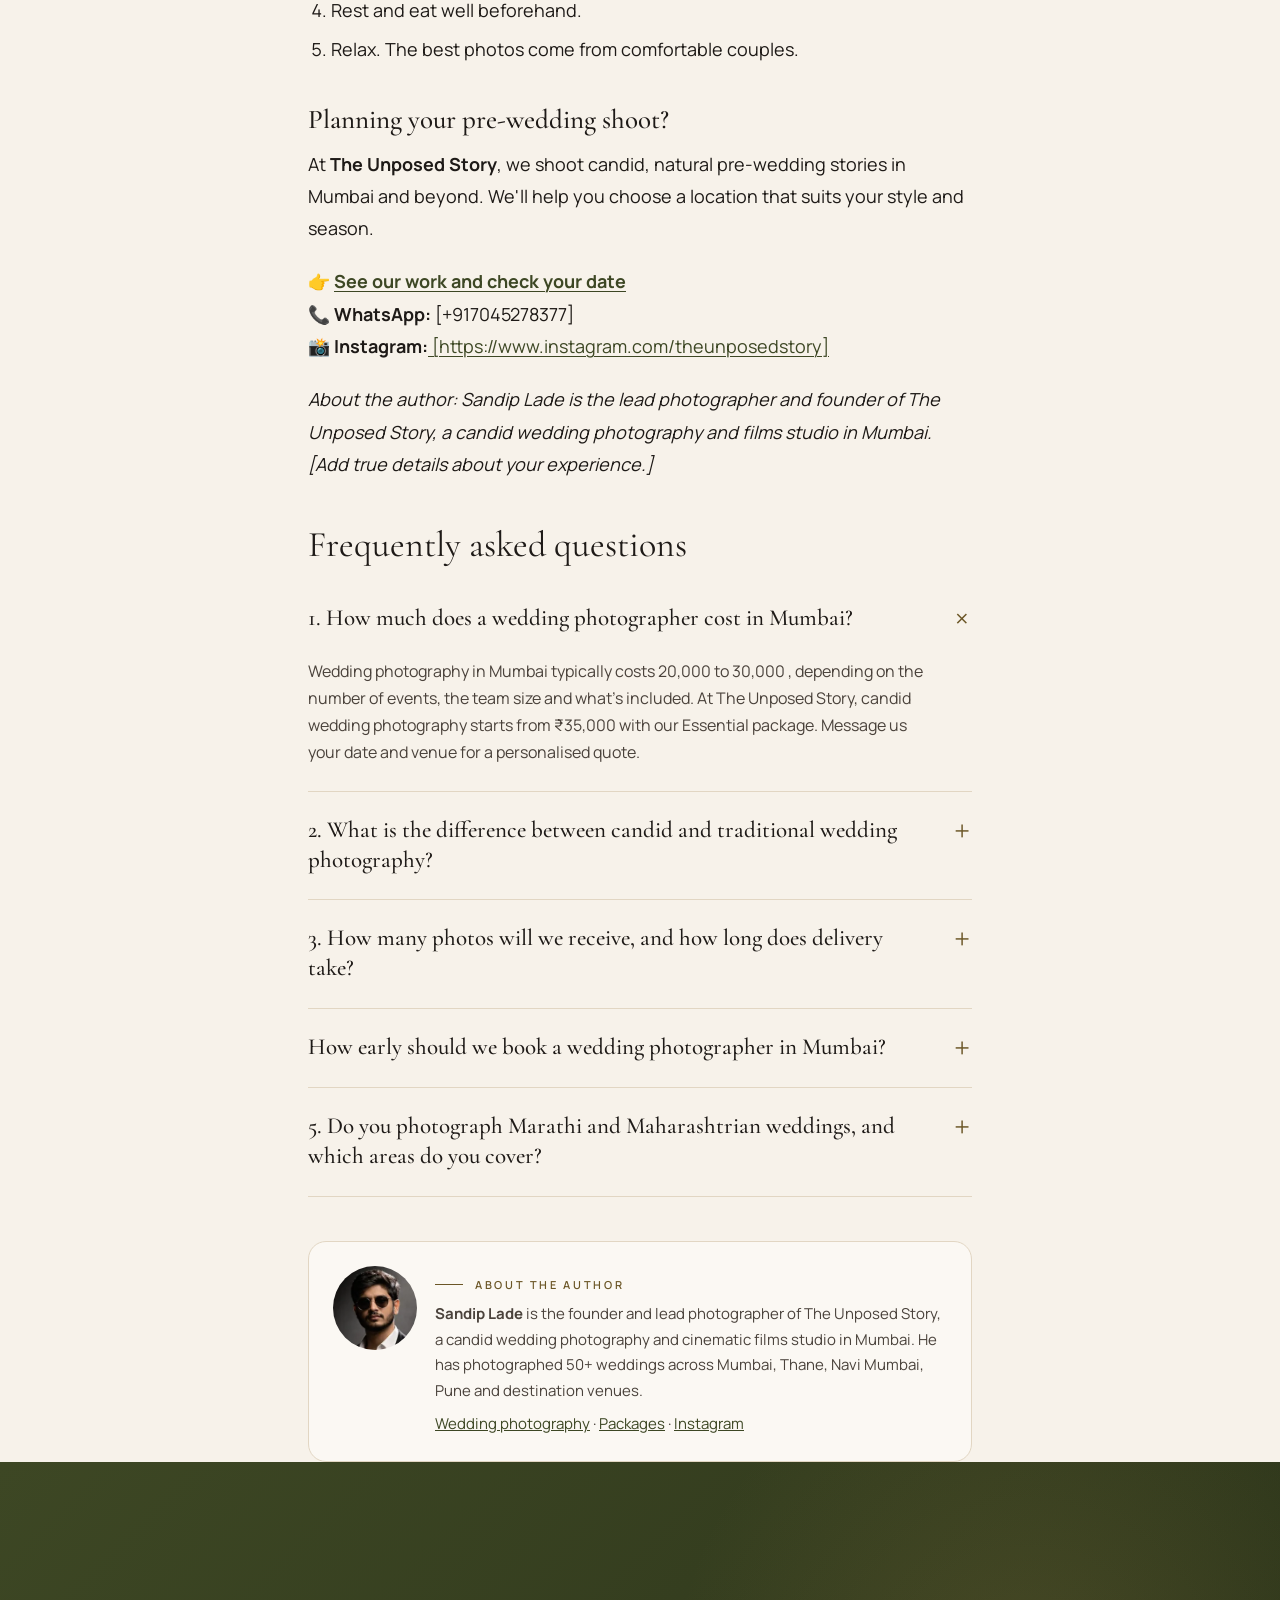
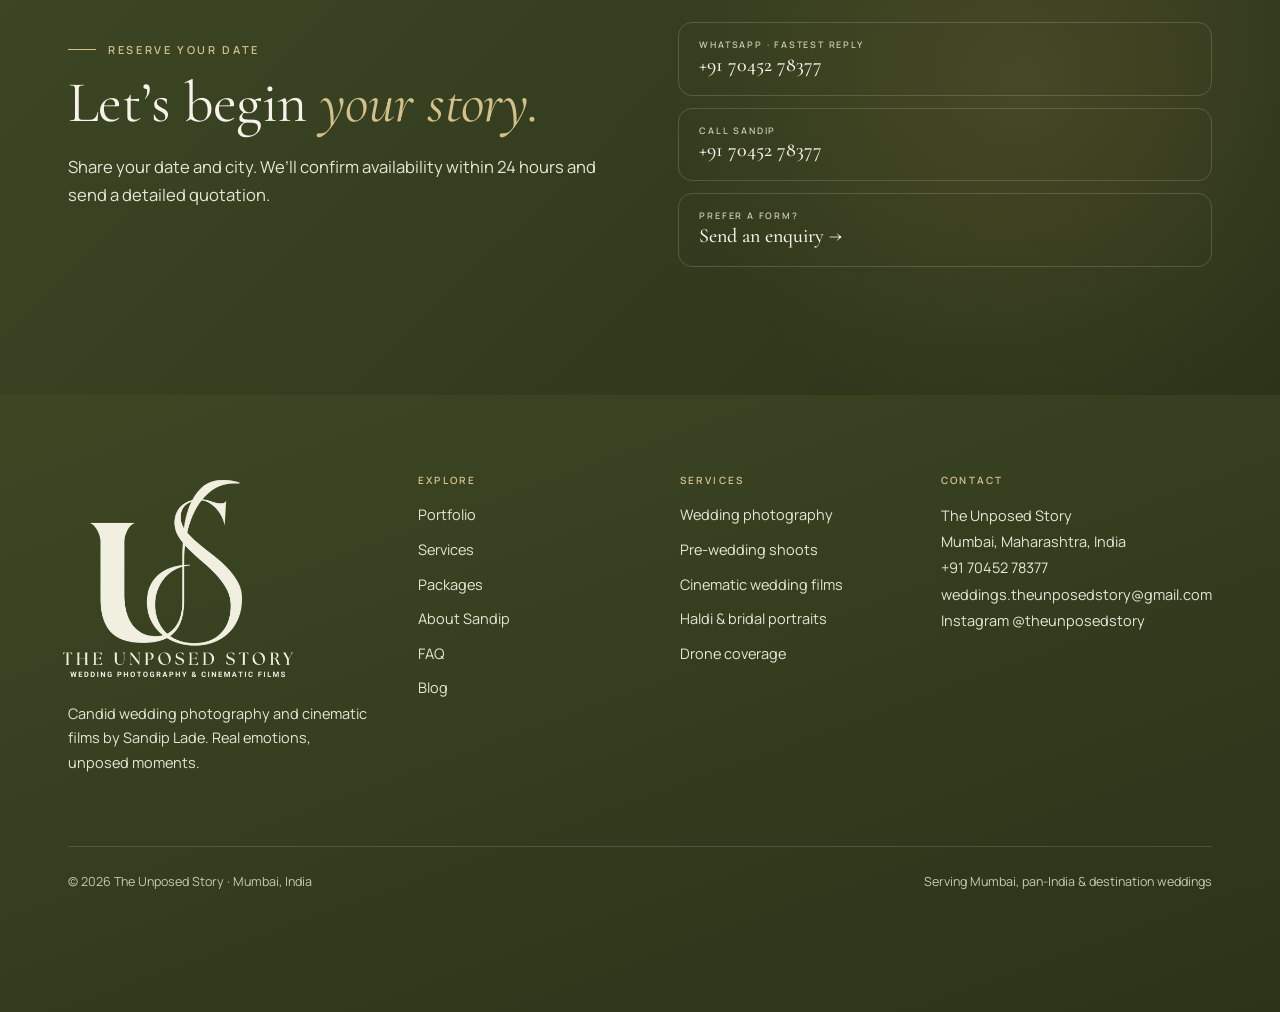
<file: blog/best-pre-wedding-shoot-locations-in-mumbai-and-near-mumbai-a-photographer-s-guid/index.html>
<!doctype html>
<html lang="en-IN">
<head>
<meta charset="utf-8">
<script>if(location.hostname==='theunposedstory.github.io'){location.replace('https://portfolio.theunposedstory.workers.dev'+location.pathname.replace(/^\/portfolio/,'')+location.search+location.hash)}</script>
<meta name="viewport" content="width=device-width, initial-scale=1, viewport-fit=cover">
<title>Best Pre-Wedding Shoot Locations in Mumbai (2026 Guide)</title>
<meta name="description" content="Looking for pre-wedding shoot locations in Mumbai? Best spots, ideal timings, permission tips and ideas by Sandip Lade of The Unposed Story.">
<link rel="canonical" href="https://portfolio.theunposedstory.workers.dev/blog/best-pre-wedding-shoot-locations-in-mumbai-and-near-mumbai-a-photographer-s-guid/">
<meta name="robots" content="index, follow, max-image-preview:large, max-snippet:-1">
<meta name="theme-color" content="#3D4724">
<meta name="author" content="Sandip Lade">
<meta property="og:type" content="article"><meta property="og:site_name" content="The Unposed Story"><meta property="og:locale" content="en_IN">
<meta property="og:title" content="Best Pre-Wedding Shoot Locations in Mumbai (and Near Mumbai): A Photographer&#39;s Guide"><meta property="og:description" content="Looking for pre-wedding shoot locations in Mumbai? Best spots, ideal timings, permission tips and ideas by Sandip Lade of The Unposed Story.">
<meta property="og:url" content="https://portfolio.theunposedstory.workers.dev/blog/best-pre-wedding-shoot-locations-in-mumbai-and-near-mumbai-a-photographer-s-guid/"><meta property="og:image" content="https://portfolio.theunposedstory.workers.dev/assets/blog/best-pre-wedding-shoot-locations-in-mumbai-and-near-mumbai-a-fwi2.webp"><meta property="og:image:alt" content="Pre wedding shoot locations in mumbai">
<meta property="article:published_time" content="2026-11-21T11:37:10.356Z"><meta property="article:modified_time" content="2026-11-21T11:37:58.505Z"><meta property="article:section" content="Pre-Wedding">
<meta name="twitter:card" content="summary_large_image">
<link rel="alternate" type="application/rss+xml" title="The Unposed Story — Blog" href="https://portfolio.theunposedstory.workers.dev/blog/feed.xml">
<link rel="icon" href="../../assets/img/favicon-48.png" sizes="48x48" type="image/png"><link rel="apple-touch-icon" href="../../assets/img/apple-touch-icon.png">
<link rel="preconnect" href="https://fonts.googleapis.com"><link rel="preconnect" href="https://fonts.gstatic.com" crossorigin>
<link rel="preload" as="style" href="https://fonts.googleapis.com/css2?family=Cormorant+Garamond:ital,wght@0,400;0,500;1,400;1,500&family=Manrope:wght@400;500;600;700&display=swap" onload="this.onload=null;this.rel='stylesheet'"><noscript><link rel="stylesheet" href="https://fonts.googleapis.com/css2?family=Cormorant+Garamond:ital,wght@0,400;0,500;1,400;1,500&family=Manrope:wght@400;500;600;700&display=swap"></noscript>
<link rel="preload" as="image" href="../../assets/blog/best-pre-wedding-shoot-locations-in-mumbai-and-near-mumbai-a-fwi2.webp" imagesrcset="../../assets/blog/best-pre-wedding-shoot-locations-in-mumbai-and-near-mumbai-a-fwi2-sm.webp 800w, ../../assets/blog/best-pre-wedding-shoot-locations-in-mumbai-and-near-mumbai-a-fwi2.webp 1600w" imagesizes="(max-width:900px) 100vw, 900px" fetchpriority="high">
<link rel="stylesheet" href="../../assets/site.css?v=b8adc555">
<script>document.documentElement.classList.add('js')</script>
<script type="application/ld+json">{"@context":"https://schema.org","@graph":[{"@type":"BlogPosting","@id":"https://portfolio.theunposedstory.workers.dev/blog/best-pre-wedding-shoot-locations-in-mumbai-and-near-mumbai-a-photographer-s-guid/#article","headline":"Best Pre-Wedding Shoot Locations in Mumbai (and Near Mumbai): A Photographer's Guide","description":"Looking for pre-wedding shoot locations in Mumbai? Best spots, ideal timings, permission tips and ideas by Sandip Lade of The Unposed Story.","url":"https://portfolio.theunposedstory.workers.dev/blog/best-pre-wedding-shoot-locations-in-mumbai-and-near-mumbai-a-photographer-s-guid/","mainEntityOfPage":"https://portfolio.theunposedstory.workers.dev/blog/best-pre-wedding-shoot-locations-in-mumbai-and-near-mumbai-a-photographer-s-guid/","image":["https://portfolio.theunposedstory.workers.dev/assets/blog/best-pre-wedding-shoot-locations-in-mumbai-and-near-mumbai-a-fwi2.webp"],"datePublished":"2026-11-21T11:37:10.356Z","dateModified":"2026-11-21T11:37:58.505Z","inLanguage":"en-IN","articleSection":"Pre-Wedding","keywords":"Pre wedding shoot locations in mumbai","wordCount":831,"author":{"@type":"Person","@id":"https://portfolio.theunposedstory.workers.dev/#sandip","name":"Sandip Lade","url":"https://portfolio.theunposedstory.workers.dev/#about","jobTitle":"Founder & Lead Wedding Photographer"},"publisher":{"@type":"Organization","@id":"https://portfolio.theunposedstory.workers.dev/#business","name":"The Unposed Story","url":"https://portfolio.theunposedstory.workers.dev/","logo":{"@type":"ImageObject","url":"https://portfolio.theunposedstory.workers.dev/assets/img/logo.png"}},"isPartOf":{"@type":"Blog","@id":"https://portfolio.theunposedstory.workers.dev/blog/#blog","name":"The Unposed Story — Wedding Photography Blog"}},{"@type":"BreadcrumbList","itemListElement":[{"@type":"ListItem","position":1,"name":"Home","item":"https://portfolio.theunposedstory.workers.dev/"},{"@type":"ListItem","position":2,"name":"Blog","item":"https://portfolio.theunposedstory.workers.dev/blog/"},{"@type":"ListItem","position":3,"name":"Best Pre-Wedding Shoot Locations in Mumbai (and Near Mumbai): A Photographer's Guide","item":"https://portfolio.theunposedstory.workers.dev/blog/best-pre-wedding-shoot-locations-in-mumbai-and-near-mumbai-a-photographer-s-guid/"}]},{"@type":"FAQPage","mainEntity":[{"@type":"Question","name":"1. How much does a wedding photographer cost in Mumbai?","acceptedAnswer":{"@type":"Answer","text":"Wedding photography in Mumbai typically costs 20,000 to 30,000 , depending on the number of events, the team size and what's included. At The Unposed Story, candid wedding photography starts from ₹35,000 with our Essential package. Message us your date and venue for a personalised quote."}},{"@type":"Question","name":"2. What is the difference between candid and traditional wedding photography?","acceptedAnswer":{"@type":"Answer","text":"Traditional photography focuses on posed portraits and family groups. Candid photography captures natural moments, such as reactions, emotions and small interactions, as they happen. At The Unposed Story, we shoot candid moments throughout your wedding and also cover the essential family and ritual photographs."}},{"@type":"Question","name":"3. How many photos will we receive, and how long does delivery take?","acceptedAnswer":{"@type":"Answer","text":"For a full-day wedding, couples commonly receive [1 to3 ] edited photographs. We deliver a sneak peek within [4 days] and the full gallery within [1 weeks]."}},{"@type":"Question","name":"How early should we book a wedding photographer in Mumbai?","acceptedAnswer":{"@type":"Answer","text":"For peak season dates, we suggest booking 3 months ahead. If your date is closer, send us a message. We'll tell you honestly whether we're available."}},{"@type":"Question","name":"5. Do you photograph Marathi and Maharashtrian weddings, and which areas do you cover?","acceptedAnswer":{"@type":"Answer","text":"Yes. We shoot weddings in [Mumbai, Thane, Navi Mumbai, Pune] and destinations across India. For other locations, contact us and we'll confirm travel details."}}]}]}</script>
</head>
<body>
<a class="skip" href="#main">Skip to content</a>
<header class="hdr">
  <div class="wrap">
    <a class="brand" href="../../" aria-label="The Unposed Story — home"><picture><source srcset="../../assets/img/logo-header-sm.webp 480w, ../../assets/img/logo-header.webp 966w" sizes="(max-width:720px) 215px, 275px" type="image/webp"><img class="brand-logo" src="../../assets/img/logo-header.png" width="966" height="200" alt="The Unposed Story — Wedding Photography &amp; Cinematic Films"></picture></a>
    <nav class="nav" aria-label="Main">
      <a href="../../#work">Portfolio</a>
      <a href="../../#services">Services</a>
      <a href="../../#packages">Packages</a>
      <a href="../../#about">About</a>
      <a href="../../#faq">FAQ</a>
      <a href="../../blog/" aria-current="page">Blog</a>
      <a class="btn btn-dark" href="../../#enquire">Check your date</a>
      <button class="burger" aria-label="Open menu" aria-expanded="false" aria-controls="drawer"><span></span></button>
    </nav>
  </div>
</header>
<div class="drawer" id="drawer">
  <a href="../../#work">Portfolio</a><a href="../../#services">Services</a><a href="../../#packages">Packages</a><a href="../../#about">About Sandip</a><a href="../../#reviews">Reviews</a><a href="../../#faq">FAQ</a><a href="../../blog/">Blog</a>
  <a class="btn btn-dark" href="../../#enquire">Check your date</a>
</div>

<main id="main">
<nav class="crumbs wrap" aria-label="Breadcrumb"><a href="../../">Home</a> <span>/</span> <a href="../../blog/">Blog</a> <span>/</span> <span aria-current="page">Best Pre-Wedding Shoot Locations in Mumbai (and Near Mumbai): A Photographer&#39;s Guide</span></nav>
<article class="post">
<header class="post-hd wrap">
<a class="eyebrow" href="../../blog/#pre-wedding">Pre-Wedding</a>
<h1 class="post-title">Best Pre-Wedding Shoot Locations in Mumbai (and Near Mumbai): A Photographer&#39;s Guide</h1>
<p class="post-dek">Looking for pre-wedding shoot locations in Mumbai? Best spots, ideal timings, permission tips and ideas by Sandip Lade of The Unposed Story.</p>
<div class="byline"><img src="../../assets/img/sandip-avatar.webp" width="48" height="48" alt="Sandip Lade"><div><b>By <a href="../../#about" rel="author">Sandip Lade</a></b><span><time datetime="2026-11-21">21 Nov 2026</time> · 4 min read</span></div></div>
</header>
<figure class="post-cover wrap"><img src="../../assets/blog/best-pre-wedding-shoot-locations-in-mumbai-and-near-mumbai-a-fwi2.webp" srcset="../../assets/blog/best-pre-wedding-shoot-locations-in-mumbai-and-near-mumbai-a-fwi2-sm.webp 800w, ../../assets/blog/best-pre-wedding-shoot-locations-in-mumbai-and-near-mumbai-a-fwi2.webp 1600w" sizes="(max-width:900px) 100vw, 900px" width="1600" height="1066" alt="Pre wedding shoot locations in mumbai" fetchpriority="high"></figure>
<div class="post-body">
<div class="prose">
<h2 id="pre-wedding-shoot-locations-in-mumbai"><p>Pre wedding shoot locations in mumbai</p></h2>
<p>The best pre-wedding shoot locations in Mumbai are <strong>Marine Drive, Bandra Bandstand, Worli Sea Face, Juhu Beach, the Fort and Colaba heritage area, and Bandra Fort</strong>. For more space and greenery, couples often go just outside the city to <strong>Lonavala, Karnala or Alibaug</strong>. The right choice depends on your style, your season and how much time you have.</p>
<p>This guide explains what each location is good for, when to go, and what to check before booking.</p>
<h3>How to choose a pre-wedding location</h3>
<ol>
<li><strong>Style first.</strong> Do you want a city look, a beach, heritage architecture or greenery?</li>
<li><strong>Season.</strong> Monsoon makes hills green but unpredictable. Winter is the easiest for comfortable shoots.</li>
<li><strong>Time of day.</strong> Early morning and the hour before sunset give soft light and fewer crowds.</li>
<li><strong>Crowds and permissions.</strong> Popular spots get busy, and some places require permission for professional shoots.</li>
<li><strong>Travel time.</strong> A shoot that needs two hours of travel each way needs a full-day plan.<br><figure><img src="../../assets/blog/pre-wedding-shoot-locations-in-mumbai-sua7.webp" alt="Pre wedding shoot locations in mumbai" width="1024" height="1536" srcset="../../assets/blog/pre-wedding-shoot-locations-in-mumbai-sua7-sm.webp 800w, ../../assets/blog/pre-wedding-shoot-locations-in-mumbai-sua7.webp 1024w" sizes="(max-width:760px) 100vw, 720px" loading="lazy" decoding="async"><figcaption>Pre wedding shoot locations in mumbai</figcaption></figure><br></li>
</ol>
<h2 id="locations-in-mumbai">Locations in Mumbai</h2>
<h3>1. Marine Drive</h3>
<p>A classic for the city skyline and the curve of the coast. Best around sunrise or at dusk, when the lights come on. It's also very public, so expect people around you.</p>
<h3>2. Bandra Bandstand and Bandra Fort</h3>
<p>Sea views, rocks and a relaxed mood. Good for casual, candid couple portraits. The fort adds stone walls and open views. Go early to avoid the evening crowd.</p>
<h3>3. Worli Sea Face</h3>
<p>Open sea, the sea link in the distance and wide frames. It works well for walking shots and sunset silhouettes.</p>
<h3>4. Juhu Beach</h3>
<p>Sand, water and movement, with a lively atmosphere. Early morning gives you the cleanest frames. Check the weather and the tide before you go.</p>
<h3>5. Fort, Kala Ghoda and Colaba</h3>
<p>Heritage buildings, arches and old streets give an elegant, traditional look, especially for couples who want a vintage or classic style. Check the rules for professional shoots at specific monuments.</p>
<h3>6. Gateway of India area</h3>
<p>Iconic and recognisable, but very crowded. If you want it, shoot at dawn.</p>
<h3>7. Mahim Fort and Worli Fort</h3>
<p>Less crowded than the main tourist spots, with sea views and old stone walls. [Add which ones you've shot at, and only keep the ones you have.]</p>
<h3>Locations near Mumbai (day trips)</h3>
<h3>8. Lonavala and Khandala</h3>
<p>Hills, mist and greenery, especially in and after the monsoon. Good for a romantic, cinematic look. Plan for a full day and for changing weather.</p>
<h3>9. Karnala</h3>
<p>Hill fort and forest scenery, for couples who want an adventurous, natural look. [Add details of access and the best season from your experience.]</p>
<h3>10. Alibaug</h3>
<p>Beaches and a quieter coastal feel, away from city crowds. Good for a relaxed, travel-style shoot.</p>
<h3>Pre-wedding shoot ideas by style</h3>
<p>If you want...Consider...Classic and elegantFort and Kala Ghoda, Marine Drive at duskRomantic and softBandstand, Worli Sea Face at sunsetPlayful and candidJuhu Beach, Bandra FortCinematic and scenicLonavala, KarnalaTraditional Maharashtrian lookHeritage areas with Paithani and nath styling [add what you've actually shot]</p>
<h3>Best time for a pre-wedding shoot in Mumbai</h3>
<ul>
<li><strong>Best light:</strong> shortly after sunrise, or in the last hour before sunset.</li>
<li><strong>Best season for comfort:</strong> roughly November to February.</li>
<li><strong>Monsoon:</strong> gives dramatic, green scenery near the hills, but be ready to reschedule.</li>
<li><strong>Summer:</strong> possible, but shoot early morning or evening to avoid the heat.</li>
</ul>
<h3>Permissions and practical tips</h3>
<p>Rules for professional shoots change, and they differ by location. Before you finalise a place:</p>
<ul>
<li>Ask your photographer whether permission is needed and who arranges it.</li>
<li>Check current rules and timings for forts, parks and monuments.</li>
<li>Keep a backup location in case of rain or crowds.</li>
<li>Carry water, comfortable footwear and a spare outfit.</li>
</ul>
<p><em>[Add what you actually handle for couples, such as permissions, outfit planning or location scouting.]</em></p>
<h3>What should we wear?</h3>
<p>Pick colours that stand out against the location. For example, pastel or earth tones suit a beach, and richer colours stand out against old stone. Avoid outfits that restrict movement. If you plan a traditional look, bring your jewellery and accessories and tell your photographer in advance.</p>
<h3>How much does a pre-wedding shoot cost in Mumbai?</h3>
<p>Prices depend on the number of hours, locations, outfit changes and whether a film is included. [Add your real starting price and what's included, or link to your pricing page.]</p>
<h3>How to prepare</h3>
<ol>
<li>Share your style references with your photographer.</li>
<li>Choose one or two locations, not five. Rushing ruins the mood.</li>
<li>Plan your outfit changes in advance.</li>
<li>Rest and eat well beforehand.</li>
<li>Relax. The best photos come from comfortable couples.</li>
</ol>
<h3>Planning your pre-wedding shoot?</h3>
<p>At <strong>The Unposed Story</strong>, we shoot candid, natural pre-wedding stories in Mumbai and beyond. We'll help you choose a location that suits your style and season.</p>
<p>👉 <strong><a href="../../">See our work and check your date</a></strong><br>
📞 <strong>WhatsApp:</strong> [+917045278377]<br>
📸 <strong>Instagram:</strong><a href="../../pre-wedding-shoot/"> [https://www.instagram.com/theunposedstory]</a></p>
<p><em>About the author: Sandip Lade is the lead photographer and founder of The Unposed Story, a candid wedding photography and films studio in Mumbai. [Add true details about your experience.]</em></p>
</div>
<section class="post-faq faq" aria-labelledby="faq-h"><h2 id="faq-h">Frequently asked questions</h2><details open><summary>1. How much does a wedding photographer cost in Mumbai?</summary><p>Wedding photography in Mumbai typically costs 20,000 to 30,000 , depending on the number of events, the team size and what&#39;s included. At The Unposed Story, candid wedding photography starts from ₹35,000 with our Essential package. Message us your date and venue for a personalised quote.</p></details><details><summary>2. What is the difference between candid and traditional wedding photography?</summary><p>Traditional photography focuses on posed portraits and family groups. Candid photography captures natural moments, such as reactions, emotions and small interactions, as they happen. At The Unposed Story, we shoot candid moments throughout your wedding and also cover the essential family and ritual photographs.</p></details><details><summary>3. How many photos will we receive, and how long does delivery take?</summary><p>For a full-day wedding, couples commonly receive [1 to3 ] edited photographs. We deliver a sneak peek within [4 days] and the full gallery within [1 weeks].</p></details><details><summary>How early should we book a wedding photographer in Mumbai?</summary><p>For peak season dates, we suggest booking 3 months ahead. If your date is closer, send us a message. We&#39;ll tell you honestly whether we&#39;re available.</p></details><details><summary>5. Do you photograph Marathi and Maharashtrian weddings, and which areas do you cover?</summary><p>Yes. We shoot weddings in [Mumbai, Thane, Navi Mumbai, Pune] and destinations across India. For other locations, contact us and we&#39;ll confirm travel details.</p></details></section>
<aside class="author-box"><img src="../../assets/img/sandip-avatar.webp" width="96" height="96" alt="" loading="lazy"><div><span class="eyebrow">About the author</span><p><b>Sandip Lade</b> is the founder and lead photographer of The Unposed Story, a candid wedding photography and cinematic films studio in Mumbai. He has photographed 50+ weddings across Mumbai, Thane, Navi Mumbai, Pune and destination venues.</p><p class="author-links"><a href="../../wedding-photography/">Wedding photography</a> · <a href="../../#packages">Packages</a> · <a href="https://instagram.com/theunposedstory" target="_blank" rel="noopener">Instagram</a></p></div></aside>
</div>
</article>
<section class="sec cta" id="enquire" aria-labelledby="cta-h">
  <div class="wrap cta-grid">
    <div>
      <span class="eyebrow">Reserve your date</span>
      <h2 class="h2" id="cta-h">Let’s begin <em>your story.</em></h2>
      <p class="lead" style="margin-top:18px">Share your date and city. We’ll confirm availability within 24 hours and send a detailed quotation.</p>
    </div>
    <div class="contact-list">
      <a href="https://wa.me/917045278377?text=Hello%20Sandip%2C%20I%20read%20your%20blog%20post%20%E2%80%9CBest%20Pre-Wedding%20Shoot%20Locations%20in%20Mumbai%20(and%20Near%20Mumbai)%3A%20A%20Photographer&#39;s%20Guide%E2%80%9D%20and%20would%20like%20to%20check%20availability%20for%20our%20wedding." target="_blank" rel="noopener"><span><small>WhatsApp · fastest reply</small><b>+91 70452 78377</b></span></a>
      <a href="tel:+917045278377"><span><small>Call Sandip</small><b>+91 70452 78377</b></span></a>
      <a href="../../#enquire"><span><small>Prefer a form?</small><b>Send an enquiry →</b></span></a>
    </div>
  </div>
</section>
</main>

<footer class="ftr">
  <div class="wrap">
    <div class="ftr-grid">
      <div>
        <a href="../../" aria-label="The Unposed Story — home"><picture><source srcset="../../assets/img/logo-cream.webp" type="image/webp"><img class="ftr-logo" src="../../assets/img/logo-cream.png" width="900" height="774" alt="The Unposed Story — Wedding Photography &amp; Cinematic Films logo" loading="lazy"></picture></a>
        <p style="margin-top:20px;max-width:34ch">Candid wedding photography and cinematic films by Sandip Lade. Real emotions, unposed moments.</p>
      </div>
      <div><h3 class="ftr-h">Explore</h3><ul><li><a href="../../#work">Portfolio</a></li><li><a href="../../#services">Services</a></li><li><a href="../../#packages">Packages</a></li><li><a href="../../#about">About Sandip</a></li><li><a href="../../#faq">FAQ</a></li><li><a href="../../blog/">Blog</a></li></ul></div>
      <div><h3 class="ftr-h">Services</h3><ul><li><a href="../../wedding-photography/">Wedding photography</a></li><li><a href="../../pre-wedding-shoot/">Pre-wedding shoots</a></li><li><a href="../../cinematic-wedding-films/">Cinematic wedding films</a></li><li><a href="../../haldi-bridal-photography/">Haldi &amp; bridal portraits</a></li><li><a href="../../cinematic-wedding-films/">Drone coverage</a></li></ul></div>
      <div><h3 class="ftr-h">Contact</h3><address>The Unposed Story<br>Mumbai, Maharashtra, India<br><a href="tel:+917045278377">+91 70452 78377</a><br><a href="mailto:weddings.theunposedstory@gmail.com">weddings.theunposedstory@gmail.com</a><br><a href="https://instagram.com/theunposedstory" target="_blank" rel="noopener">Instagram @theunposedstory</a></address></div>
    </div>
    <div class="ftr-bot"><span>© <span id="yr">2026</span> The Unposed Story · Mumbai, India</span><span>Serving Mumbai, pan-India &amp; destination weddings</span></div>
  </div>
</footer>

<a class="fab" href="https://wa.me/917045278377?text=Hello%20Sandip%2C%20I%27d%20like%20to%20check%20availability%20with%20The%20Unposed%20Story." target="_blank" rel="noopener" aria-label="Chat on WhatsApp"><svg width="28" height="28" viewBox="0 0 24 24" fill="#fff" aria-hidden="true"><path d="M12 2a10 10 0 0 0-8.6 15.1L2 22l5-1.3A10 10 0 1 0 12 2Zm5.3 14.1c-.2.6-1.3 1.2-1.8 1.2-.5.1-1 .2-3.3-.7-2.8-1.1-4.5-4-4.7-4.2-.1-.2-1.1-1.5-1.1-2.8 0-1.4.7-2 1-2.3.2-.3.5-.3.7-.3h.5c.2 0 .4 0 .6.5l.8 2c.1.2.1.4 0 .5l-.4.6-.4.4c-.1.2-.3.3-.1.6.2.3.8 1.3 1.7 2.1 1.2 1 2.1 1.3 2.4 1.5.3.1.5.1.6-.1l.9-1c.2-.3.4-.2.6-.1l1.9.9c.3.1.5.2.5.3.1.2.1.6-.1 1.1Z"/></svg></a>
<nav class="mbar" aria-label="Quick contact">
  <a href="tel:+917045278377">Call</a>
  <a class="wa" href="https://wa.me/917045278377?text=Hello%20Sandip%2C%20I%27d%20like%20to%20check%20availability%20with%20The%20Unposed%20Story." target="_blank" rel="noopener">WhatsApp</a>
  <a class="go" href="../../#enquire">Check date</a>
</nav>
<script>document.getElementById('yr').textContent=new Date().getFullYear();</script>
<script src="../../assets/site.js?v=d95d41fa" defer></script>
</body>
</html>
</file>
<file: assets/site.css>
/* The Unposed Story — Editorial Luxury design system */
:root{
  --ivory:#F7F2EA; --paper:#FBF8F3; --sand:#EFE6D8; --line:#E2D6C3;
  --ink:#1E1A17; --ink-2:#4A423B; --muted:#675D53;
  --gold:#A88B4A; --gold-d:#6B5626; --wine:#3D4724; --wine-d:#2B3319;
  --brand:'Cormorant Garamond',Georgia,serif;
  --serif:'Cormorant Garamond',Georgia,'Times New Roman',serif;
  --sans:'Manrope',system-ui,-apple-system,'Segoe UI',sans-serif;
  --wrap:1240px; --gut:clamp(20px,4vw,48px);
  --r:18px; --ease:cubic-bezier(.2,.7,.2,1);
}
*,*::before,*::after{box-sizing:border-box}
html{scroll-behavior:smooth;-webkit-text-size-adjust:100%}
body{margin:0;background:var(--ivory);color:var(--ink);font:400 16px/1.7 var(--sans);-webkit-font-smoothing:antialiased;overflow-x:hidden}
img{display:block;max-width:100%;height:auto}
a{color:inherit;text-decoration:none}
button,input,select,textarea{font:inherit;color:inherit}
:focus-visible{outline:2px solid var(--gold);outline-offset:3px;border-radius:4px}
.skip{position:absolute;left:-999px;top:8px;background:var(--ink);color:var(--ivory);padding:10px 16px;z-index:100;border-radius:8px}
.skip:focus{left:8px}
.wrap{max-width:var(--wrap);margin:0 auto;padding:0 var(--gut)}
.sr{position:absolute;width:1px;height:1px;overflow:hidden;clip:rect(0 0 0 0);white-space:nowrap}

/* Type */
.eyebrow{display:inline-flex;align-items:center;gap:12px;font:600 11px/1.4 var(--sans);letter-spacing:.24em;text-transform:uppercase;color:var(--gold-d)}
.eyebrow::before{content:"";width:28px;height:1px;background:currentColor}
.display{font-family:var(--serif);font-weight:400;line-height:1.02;letter-spacing:-.01em;margin:0}
.nw{white-space:nowrap}
.display em,.h2 em{font-style:italic;color:var(--gold-d)}
.h2{font:400 clamp(34px,4.6vw,58px)/1.08 var(--serif);letter-spacing:-.01em;margin:14px 0 0}
.lead{font-size:clamp(16px,1.3vw,18px);color:var(--ink-2);max-width:56ch}
.sec{padding:clamp(72px,10vw,140px) 0}
.sec-head{display:flex;justify-content:space-between;align-items:flex-end;gap:32px;margin-bottom:clamp(36px,5vw,64px);flex-wrap:wrap}
.sec-head .lead{margin:16px 0 0}

/* Buttons */
.btn{display:inline-flex;align-items:center;justify-content:center;gap:10px;min-height:52px;padding:0 28px;border-radius:999px;font:600 13px/1 var(--sans);letter-spacing:.14em;text-transform:uppercase;border:1px solid transparent;cursor:pointer;transition:background .3s var(--ease),color .3s var(--ease),border-color .3s,transform .3s var(--ease)}
.btn:hover{transform:translateY(-1px)}
.btn-dark{background:var(--ink);color:var(--ivory)}
.btn-dark:hover{background:var(--wine)}
.cta{background:linear-gradient(135deg,var(--wine),var(--wine-d))!important}
.btn-line{border-color:var(--ink);color:var(--ink)}
.btn-line:hover{background:var(--ink);color:var(--ivory)}
.btn-wa{background:#1F7A4D;color:#fff}
.btn-wa:hover{background:#17603C}
.link{font:600 12px/1 var(--sans);letter-spacing:.18em;text-transform:uppercase;border-bottom:1px solid var(--gold);padding-bottom:6px;white-space:nowrap}
.link:hover{color:var(--gold-d)}

/* Header */
.hdr{position:sticky;top:0;z-index:50;background:rgba(247,242,234,.88);backdrop-filter:saturate(1.4) blur(14px);-webkit-backdrop-filter:saturate(1.4) blur(14px);border-bottom:1px solid transparent;transition:border-color .3s}
.hdr.scrolled{border-bottom-color:var(--line)}
.hdr .wrap{display:flex;align-items:center;justify-content:space-between;height:78px;gap:24px}
.brand{display:flex;align-items:center;gap:12px;line-height:1;color:var(--gold)}
.brand>span{display:flex;flex-direction:column}
.brand .mark{width:46px;height:28px;flex:none}
.brand b{font:600 19px/1 var(--brand);letter-spacing:.06em;color:var(--ink)}
.brand small{font:600 9px/1 var(--sans);letter-spacing:.3em;text-transform:uppercase;color:var(--muted);margin-top:6px}
.nav{display:flex;align-items:center;gap:34px}
.nav a:not(.btn){font:500 13px/1 var(--sans);letter-spacing:.08em;color:var(--ink-2);position:relative;padding:6px 0}
.nav a:not(.btn)::after{content:"";position:absolute;left:0;bottom:0;width:100%;height:1px;background:var(--gold);transform:scaleX(0);transform-origin:left;transition:transform .35s var(--ease)}
.nav a:not(.btn):hover::after,.nav a[aria-current=page]::after{transform:scaleX(1)}
.nav .btn{min-height:44px;padding:0 22px;font-size:12px}
.burger{display:none;width:46px;height:46px;border:1px solid var(--line);border-radius:50%;background:transparent;cursor:pointer;align-items:center;justify-content:center}
.burger span,.burger span::before,.burger span::after{display:block;width:18px;height:1.5px;background:var(--ink);position:relative;transition:.3s}
.burger span::before,.burger span::after{content:"";position:absolute;left:0}
.burger span::before{top:-6px}.burger span::after{top:6px}
.menu-open .burger span{background:transparent}
.menu-open .burger span::before{top:0;transform:rotate(45deg)}
.menu-open .burger span::after{top:0;transform:rotate(-45deg)}

/* Hero */
.hero{padding:clamp(28px,4vw,56px) 0 clamp(56px,7vw,96px)}
.hero-grid{display:grid;grid-template-columns:1.05fr .95fr;gap:clamp(32px,5vw,80px);align-items:center}
.hero h1{margin:0}
.hero h1 .eyebrow{display:flex;margin-bottom:26px}
.hero h1 .display{display:block;font-size:clamp(48px,7.2vw,104px)}
.hero .lead{margin:28px 0 36px}
.cta-row{display:flex;gap:14px;flex-wrap:wrap}
.trust{display:flex;gap:28px;flex-wrap:wrap;margin-top:44px;padding-top:28px;border-top:1px solid var(--line)}
.trust div{display:flex;flex-direction:column}
.trust b{font:500 30px/1 var(--serif)}
.trust b .star{color:var(--gold);font-size:22px}
.trust span{font:600 10px/1.4 var(--sans);letter-spacing:.2em;text-transform:uppercase;color:var(--muted);margin-top:8px}
.hero-art{position:relative;justify-self:end;width:min(100%,520px)}
.arch{border-radius:999px 999px var(--r) var(--r);overflow:hidden;aspect-ratio:4/5.6;background:var(--sand)}
.arch img{width:100%;height:100%;object-fit:cover}
.hero-art .inset{position:absolute;left:-14%;bottom:8%;width:42%;border-radius:var(--r);overflow:hidden;border:6px solid var(--ivory);box-shadow:0 30px 60px -30px rgba(30,26,23,.45);aspect-ratio:3/4}
.hero-art .inset img{width:100%;height:100%;object-fit:cover}
.hero-art .seal{position:absolute;right:-18px;top:12%;width:112px;height:112px;border-radius:50%;background:var(--ink);color:var(--ivory);display:grid;place-items:center;text-align:center;font:500 italic 17px/1.15 var(--serif);padding:14px;box-shadow:0 20px 40px -20px rgba(30,26,23,.6)}
.hero-art .seal small{display:block;font:600 8px/1.3 var(--sans);font-style:normal;letter-spacing:.22em;text-transform:uppercase;color:var(--gold);margin-top:6px}

/* At a glance (answer-first block for AEO/GEO) */
.glance{background:var(--paper);border-top:1px solid var(--line);border-bottom:1px solid var(--line)}
.glance .wrap{display:grid;grid-template-columns:1.2fr 2fr;gap:clamp(28px,5vw,72px);padding-top:56px;padding-bottom:56px;align-items:start}
.glance p{margin:0;font:400 clamp(20px,2vw,26px)/1.45 var(--serif);color:var(--ink)}
.glance dl{display:grid;grid-template-columns:repeat(4,1fr);gap:24px;margin:0}
.glance dt{font:600 10px/1.4 var(--sans);letter-spacing:.2em;text-transform:uppercase;color:var(--gold-d);margin-bottom:8px}
.glance dd{margin:0;font-size:15px;color:var(--ink-2);line-height:1.55}

/* Portfolio */
.tabs{display:flex;gap:8px;flex-wrap:wrap}
.tab{border:1px solid var(--line);background:transparent;border-radius:999px;padding:11px 20px;font:600 11px/1 var(--sans);letter-spacing:.16em;text-transform:uppercase;color:var(--ink-2);cursor:pointer;transition:.25s}
.tab:hover{border-color:var(--ink)}
.tab[aria-selected=true]{background:var(--ink);border-color:var(--ink);color:var(--ivory)}
.gallery{columns:3 300px;column-gap:18px}
.g-item{break-inside:avoid;margin:0 0 18px;border-radius:14px;overflow:hidden;position:relative;cursor:zoom-in;background:var(--sand)}
.g-item img{width:100%;transition:transform 1.1s var(--ease)}
.g-item:hover img{transform:scale(1.04)}
.g-item figcaption{position:absolute;left:0;right:0;bottom:0;padding:40px 18px 16px;background:linear-gradient(transparent,rgba(20,16,14,.62));color:#fff;font:500 italic 18px/1.2 var(--serif);opacity:0;transform:translateY(8px);transition:.4s var(--ease)}
.g-item figcaption small{display:block;font:600 9px/1 var(--sans);font-style:normal;letter-spacing:.22em;text-transform:uppercase;color:#E9D3A8;margin-bottom:6px}
.g-item:hover figcaption,.g-item:focus-visible figcaption{opacity:1;transform:none}
.g-item[hidden]{display:none}
.center{text-align:center;margin-top:40px}

/* Quote */
.quote{background:linear-gradient(160deg,#1E2214,var(--wine-d));color:var(--ivory);text-align:center;position:relative;overflow:hidden}
.quote blockquote{margin:0 auto;max-width:900px;font:400 italic clamp(30px,4.2vw,54px)/1.2 var(--serif)}
.quote blockquote em{color:#D4C08A}
.quote cite{display:block;margin-top:30px;font:600 11px/1 var(--sans);font-style:normal;letter-spacing:.26em;text-transform:uppercase;color:#BFAF98}
.quote::before{content:"\201C";position:absolute;top:-60px;left:50%;transform:translateX(-50%);font:400 340px/1 var(--serif);color:rgba(255,255,255,.05)}

/* Services */
.services{display:grid;grid-template-columns:repeat(4,1fr);gap:18px}
.svc{display:flex;flex-direction:column;background:var(--paper);border:1px solid var(--line);border-radius:var(--r);overflow:hidden;transition:transform .45s var(--ease),box-shadow .45s}
.svc:hover{transform:translateY(-6px);box-shadow:0 30px 60px -36px rgba(30,26,23,.4)}
.svc .ph{aspect-ratio:4/5;overflow:hidden}
.svc .ph img{width:100%;height:100%;object-fit:cover;transition:transform 1.1s var(--ease)}
.svc:hover .ph img{transform:scale(1.05)}
.svc .tx{padding:22px 22px 26px;display:flex;flex-direction:column;flex:1}
.svc h3{font:500 25px/1.15 var(--serif);margin:0 0 8px}
.svc p{margin:0 0 18px;font-size:14.5px;color:var(--ink-2);flex:1}
.svc .link{align-self:flex-start;font-size:11px}

/* Process */
.process{background:var(--sand)}
.steps{display:grid;grid-template-columns:repeat(4,1fr);gap:0;counter-reset:s;border-top:1px solid #D8C9B2}
.step{padding:34px 28px 0 0;position:relative}
.step::before{counter-increment:s;content:"0" counter(s);display:block;font:400 italic 46px/1 var(--serif);color:var(--gold);margin-bottom:18px}
.step h3{font:500 23px/1.2 var(--serif);margin:0 0 10px}
.step p{margin:0;font-size:14.5px;color:var(--ink-2)}

/* Packages */
.pk-grid{display:grid;grid-template-columns:repeat(4,1fr);gap:18px;align-items:stretch}
.pk{background:var(--paper);border:1px solid var(--line);border-radius:var(--r);padding:32px 26px;display:flex;flex-direction:column;position:relative}
.pk.feat{background:var(--ink);color:var(--ivory);border-color:var(--ink)}
.pk .tag{position:absolute;top:-12px;left:26px;background:var(--gold);color:#fff;font:700 9px/1 var(--sans);letter-spacing:.2em;text-transform:uppercase;padding:7px 12px;border-radius:999px}
.pk h3{font:500 30px/1 var(--serif);margin:0}
.pk .for{font:600 10px/1.4 var(--sans);letter-spacing:.18em;text-transform:uppercase;color:var(--gold-d);margin:10px 0 22px}
.pk.feat .for{color:#D4C08A}
.pk .price{font:400 15px/1.3 var(--sans);color:var(--muted);padding-bottom:22px;border-bottom:1px solid var(--line);margin-bottom:22px}
.pk.feat .price{color:#BFAF98;border-color:rgba(255,255,255,.14)}
.pk .price b{display:block;font:500 34px/1.1 var(--serif);color:var(--ink);margin-top:4px}
.pk.feat .price b{color:var(--ivory)}
.pk ul{list-style:none;margin:0 0 28px;padding:0;flex:1}
.pk li{font-size:14.5px;padding:7px 0 7px 22px;position:relative;color:var(--ink-2)}
.pk.feat li{color:#E4DACB}
.pk li::before{content:"";position:absolute;left:0;top:15px;width:10px;height:1px;background:var(--gold)}
.pk .btn{width:100%;min-height:48px;font-size:11px}
.pk.feat .btn-line{border-color:var(--ivory);color:var(--ivory)}
.pk.feat .btn-line:hover{background:var(--ivory);color:var(--ink)}
.pk-note{margin-top:26px;font-size:14px;color:var(--muted);text-align:center}

/* About */
.about-grid{display:grid;grid-template-columns:.9fr 1.1fr;gap:clamp(36px,6vw,96px);align-items:center}
.portrait{position:relative}
.portrait .main{border-radius:var(--r);overflow:hidden;aspect-ratio:4/5;background:var(--sand)}
.portrait .main img{width:100%;height:100%;object-fit:cover;object-position:50% 20%}
.portrait .ph-slot{display:grid;place-items:center;height:100%;text-align:center;color:var(--muted);font:500 italic 20px/1.3 var(--serif);padding:30px;background:repeating-linear-gradient(135deg,var(--sand) 0 14px,#E9DECD 14px 28px)}
.portrait .sig{position:absolute;right:-20px;bottom:-24px;background:var(--paper);border:1px solid var(--line);border-radius:14px;padding:18px 24px;box-shadow:0 24px 50px -30px rgba(30,26,23,.5)}
.portrait .sig b{display:block;font:400 italic 30px/1 var(--serif)}
.portrait .sig small{font:600 9px/1 var(--sans);letter-spacing:.22em;text-transform:uppercase;color:var(--muted)}
.about-grid p{color:var(--ink-2);margin:0 0 18px}
.pills{display:flex;flex-wrap:wrap;gap:8px;margin:26px 0 32px}
.pills span{border:1px solid var(--line);border-radius:999px;padding:8px 14px;font:600 10px/1 var(--sans);letter-spacing:.16em;text-transform:uppercase;color:var(--ink-2)}

/* Reviews */
.reviews{background:var(--paper);border-top:1px solid var(--line)}
.rv-top{display:flex;align-items:center;gap:22px;flex-wrap:wrap}
.rating{display:flex;align-items:center;gap:16px;background:var(--ivory);border:1px solid var(--line);border-radius:999px;padding:10px 22px 10px 12px}
.rating .g{width:40px;height:40px;border-radius:50%;background:#fff;display:grid;place-items:center;font:700 18px/1 var(--sans);color:#4285F4;border:1px solid var(--line)}
.rating b{font:500 28px/1 var(--serif)}
.rating .stars{color:var(--gold);letter-spacing:2px;font-size:13px}
.rating small{display:block;font:600 9px/1.4 var(--sans);letter-spacing:.18em;text-transform:uppercase;color:var(--muted)}
.rv-track{display:grid;grid-auto-flow:column;grid-auto-columns:calc((100% - 36px)/3);gap:18px;overflow-x:auto;scroll-snap-type:x mandatory;padding-bottom:12px;scrollbar-width:none}
.rv-track::-webkit-scrollbar{display:none}
.rv-card{scroll-snap-align:start;background:var(--ivory);border:1px solid var(--line);border-radius:var(--r);padding:32px 30px;display:flex;flex-direction:column;margin:0}
.rv-card .stars{color:var(--gold);letter-spacing:3px;font-size:14px}
.rv-card blockquote{margin:18px 0 24px;font:400 21px/1.45 var(--serif);flex:1}
.rv-card figcaption{font:600 10px/1.4 var(--sans);letter-spacing:.18em;text-transform:uppercase;color:var(--muted);display:flex;justify-content:space-between;border-top:1px solid var(--line);padding-top:16px}
.rv-nav{display:flex;gap:10px}
.rv-nav button{width:48px;height:48px;border-radius:50%;border:1px solid var(--ink);background:transparent;cursor:pointer;font-size:18px;transition:.25s}
.rv-nav button:hover{background:var(--ink);color:var(--ivory)}

/* FAQ */
.faq-grid{display:grid;grid-template-columns:.8fr 1.2fr;gap:clamp(32px,6vw,96px)}
.faq details{border-bottom:1px solid var(--line)}
.faq details:first-child{border-top:1px solid var(--line)}
.faq summary{list-style:none;cursor:pointer;display:flex;justify-content:space-between;gap:24px;padding:24px 0;font:500 clamp(20px,1.8vw,24px)/1.3 var(--serif)}
.faq summary::-webkit-details-marker{display:none}
.faq summary::after{content:"+";font:300 28px/1 var(--sans);color:var(--gold-d);transition:transform .3s}
.faq details[open] summary::after{transform:rotate(45deg)}
.faq details p{margin:0 0 24px;color:var(--ink-2);max-width:62ch}

/* CTA / Enquiry */
.cta{background:var(--wine);color:var(--ivory);position:relative;overflow:hidden}
.cta::after{content:"";position:absolute;right:-10%;top:-30%;width:60%;aspect-ratio:1;border-radius:50%;background:radial-gradient(circle,rgba(168,139,74,.18),transparent 65%)}
.cta-grid{display:grid;grid-template-columns:1fr 1fr;gap:clamp(36px,6vw,96px);align-items:center;position:relative;z-index:1}
.cta .eyebrow{color:#D4C08A}
.cta .h2 em{color:#D4C08A}
.cta .lead{color:#E6E6D6}
.contact-list{display:grid;gap:12px;margin-top:32px}
.contact-list a{display:flex;align-items:center;gap:16px;padding:16px 20px;border:1px solid rgba(255,255,255,.16);border-radius:14px;transition:.25s}
.contact-list a:hover{background:rgba(255,255,255,.06);border-color:rgba(255,255,255,.3)}
.contact-list svg{flex:none}
.contact-list small{display:block;font:600 9px/1.4 var(--sans);letter-spacing:.2em;text-transform:uppercase;color:#C9C9B0}
.contact-list b{font:500 20px/1.2 var(--serif)}
.form{background:var(--paper);color:var(--ink);border-radius:22px;padding:clamp(26px,3.5vw,40px);display:grid;grid-template-columns:1fr 1fr;gap:16px}
.form h3{grid-column:1/-1;margin:0 0 4px;font:500 30px/1.1 var(--serif)}
.form .full{grid-column:1/-1}
.form label{display:block;font:600 10px/1 var(--sans);letter-spacing:.18em;text-transform:uppercase;color:var(--muted);margin-bottom:8px}
.form input,.form select,.form textarea{width:100%;border:1px solid var(--line);background:#fff;border-radius:12px;padding:14px 16px;font-size:16px;min-height:52px;transition:border-color .2s,box-shadow .2s}
.form textarea{min-height:110px;resize:vertical}
.form input:focus,.form select:focus,.form textarea:focus{outline:none;border-color:var(--gold);box-shadow:0 0 0 4px rgba(168,139,74,.15)}
.form .btn{grid-column:1/-1;width:100%}
.form .fine{grid-column:1/-1;margin:0;font-size:12.5px;color:var(--muted);text-align:center}
.form-done{grid-column:1/-1;text-align:center;padding:20px 0}
.form-done h3{margin-bottom:10px}

/* Footer */
.ftr{background:var(--ink);color:#CFC4B6;padding:80px 0 120px;font-size:14.5px}
.ftr-grid{display:grid;grid-template-columns:1.4fr 1fr 1fr 1.2fr;gap:40px}
.ftr .brand b{color:var(--ivory)}
.ftr h4,.ftr .ftr-h{font:600 10px/1 var(--sans);letter-spacing:.22em;text-transform:uppercase;color:var(--gold);margin:0 0 18px}
.ftr ul{list-style:none;margin:0;padding:0;display:grid;gap:10px}
.ftr a:hover{color:var(--ivory)}
.ftr address{font-style:normal;line-height:1.8}
.ftr-bot{margin-top:56px;padding-top:24px;border-top:1px solid rgba(255,255,255,.1);display:flex;justify-content:space-between;gap:16px;flex-wrap:wrap;font-size:12.5px;color:#8F857A}

/* Floating & mobile bar */
.fab{position:fixed;right:22px;bottom:22px;z-index:40;width:58px;height:58px;border-radius:50%;background:#1F7A4D;display:grid;place-items:center;box-shadow:0 14px 30px -10px rgba(0,0,0,.45);transition:transform .3s var(--ease)}
.fab:hover{transform:scale(1.06)}
.mbar{display:none}

/* Lightbox */
.lb{position:fixed;inset:0;z-index:90;background:rgba(18,14,12,.94);display:none;align-items:center;justify-content:center;padding:4vh 4vw}
.lb.open{display:flex}
.lb img{max-height:88vh;max-width:100%;width:auto;border-radius:8px}
.lb button{position:absolute;background:rgba(255,255,255,.1);border:1px solid rgba(255,255,255,.2);color:#fff;width:52px;height:52px;border-radius:50%;cursor:pointer;font-size:20px}
.lb .x{top:20px;right:20px}.lb .pv{left:20px;top:50%}.lb .nx{right:20px;top:50%}
.lb p{position:absolute;bottom:18px;left:0;right:0;text-align:center;color:#D8CDBE;font:italic 18px var(--serif);margin:0}

/* Reveal */
.js .rv-in{opacity:0;transform:translateY(10px);transition:opacity .45s var(--ease),transform .45s var(--ease)}
.rv-in.on{opacity:1;transform:none}

/* ---------- Tablet ---------- */
@media (max-width:1080px){
  .nav a:not(.btn){display:none}
  .nav{gap:12px}
  .burger{display:flex}
  .hero-grid{grid-template-columns:1fr 1fr;gap:36px}
  .hero-art .seal{width:94px;height:94px;font-size:14px;right:-8px}
  .glance .wrap{grid-template-columns:1fr}
  .glance dl{grid-template-columns:repeat(2,1fr)}
  .services,.pk-grid{grid-template-columns:repeat(2,1fr)}
  .pk-grid{row-gap:30px}
  .steps{grid-template-columns:repeat(2,1fr);row-gap:40px}
  .rv-track{grid-auto-columns:calc((100% - 18px)/2)}
  .ftr-grid{grid-template-columns:1fr 1fr}
  .cta-grid{grid-template-columns:1fr}
}
/* Mobile drawer */
.drawer{position:fixed;inset:78px 0 0 0;background:var(--ivory);z-index:49;padding:28px var(--gut) 120px;display:flex;flex-direction:column;gap:4px;transform:translateY(-8px);opacity:0;visibility:hidden;transition:.35s var(--ease);overflow-y:auto}
.menu-open .drawer{opacity:1;visibility:visible;transform:none}
.drawer a{font:400 34px/1.25 var(--serif);padding:10px 0;border-bottom:1px solid var(--line)}
.drawer .btn{margin-top:26px;font-size:13px}
.menu-open{overflow:hidden}

/* ---------- Mobile ---------- */
@media (max-width:720px){
  body{font-size:15.5px}
  .hdr .wrap{height:68px}
  .drawer{inset:68px 0 0 0}
  .brand b{font-size:16px}
  .brand .mark{width:38px;height:24px}
  .brand small{font-size:8px;letter-spacing:.24em}
  .nav .btn{display:none}
  .hero{padding-top:12px}
  .hero-grid{grid-template-columns:1fr;gap:28px}
  .hero-art{order:-1;justify-self:center;width:100%}
  .arch{aspect-ratio:4/4.6}
  .hero-art .inset{left:auto;right:4%;bottom:-8%;width:34%;border-width:4px}
  .hero-art .seal{left:4%;right:auto;top:auto;bottom:-6%;width:86px;height:86px;font-size:13px}
  .hero h1 .eyebrow{margin:20px 0 18px}
  .cta-row .btn{flex:1 1 100%}
  .trust{gap:20px;justify-content:space-between}
  .trust b{font-size:26px}
  .glance dl{grid-template-columns:1fr 1fr;gap:20px}
  .gallery{columns:2 140px;column-gap:10px}
  .g-item{margin-bottom:10px;border-radius:10px}
  .g-item figcaption{display:none}
  .tabs{flex-wrap:nowrap;overflow-x:auto;margin:0 calc(var(--gut)*-1);padding:0 var(--gut);scrollbar-width:none}
  .tabs::-webkit-scrollbar{display:none}
  .tab{flex:none}
  .services{grid-template-columns:1fr 1fr;gap:12px}
  .svc .tx{padding:16px}
  .svc h3{font-size:20px}
  .svc p{display:none}
  .steps{grid-template-columns:1fr;row-gap:8px}
  .step{padding:26px 0 20px;border-bottom:1px solid #D8C9B2}
  .pk-grid{grid-auto-flow:column;grid-template-columns:none;grid-auto-columns:84%;overflow-x:auto;scroll-snap-type:x mandatory;margin:0 calc(var(--gut)*-1);padding:16px var(--gut) 8px;gap:14px;scrollbar-width:none}
  .pk-grid::-webkit-scrollbar{display:none}
  .pk{scroll-snap-align:center}
  .about-grid{grid-template-columns:1fr}
  .portrait .sig{right:12px}
  .rv-track{grid-auto-columns:88%}
  .faq-grid{grid-template-columns:1fr}
  .form{grid-template-columns:1fr}
  .ftr-grid{grid-template-columns:1fr}
  .ftr{padding-bottom:140px}
  .fab{display:none}
  .mbar{display:grid;grid-template-columns:1fr 1fr 1.4fr;position:fixed;left:0;right:0;bottom:0;z-index:45;background:rgba(251,248,243,.96);backdrop-filter:blur(12px);border-top:1px solid var(--line);padding:10px 12px calc(10px + env(safe-area-inset-bottom));gap:8px}
  .mbar a{display:flex;align-items:center;justify-content:center;gap:8px;min-height:48px;border-radius:999px;font:700 11px/1 var(--sans);letter-spacing:.12em;text-transform:uppercase;border:1px solid var(--line)}
  .mbar a.wa{background:#1F7A4D;color:#fff;border-color:#1F7A4D}
  .mbar a.go{background:var(--ink);color:var(--ivory);border-color:var(--ink)}
}
@media (prefers-reduced-motion:reduce){
  *{animation:none!important;transition:none!important;scroll-behavior:auto!important}
  .rv-in{opacity:1;transform:none}
}
.cta-grid>*,.hero-grid>*,.about-grid>*,.faq-grid>*{min-width:0}
.contact-list b{overflow-wrap:anywhere}
@media (max-width:720px){.link{white-space:normal;line-height:1.6}.contact-list b{font-size:17px}}
.faq details{overflow:hidden}
.faq summary::after{flex:none;width:20px;text-align:center}
.drawer a.btn{font:600 13px/1 var(--sans);letter-spacing:.14em;padding:0 28px;border-bottom:0;color:var(--ivory)}

.pk-hint{display:none;text-align:center;font:600 11px/1 var(--sans);letter-spacing:.18em;text-transform:uppercase;color:var(--muted);margin:14px 0 0}
/* ===== QA pass: touch targets, readability, calmer mobile ===== */
.tab{min-height:44px}
.brand{min-height:44px}
.ftr{background:linear-gradient(160deg,#3D4724,#2B3319);color:#E6E6D6}
.ftr h4{color:#D6C38F}
.ftr .ftr-bot{color:#C9C9B0;border-color:rgba(255,255,255,.14)}
.ftr .brand b{color:#F1EEDF}
.ftr p{color:#E6E6D6}
@media (max-width:720px){
  .brand small{display:none}
  .brand .mark{width:40px;height:25px}
  .brand b{font-size:17px}
  /* hero: one clean photo, no stacked badges */
  .hero-art .inset,.hero-art .seal{display:none}
  .arch{aspect-ratio:1/1.05;border-radius:200px 200px 16px 16px}
  .hero h1 .display{font-size:44px}
  .hero .lead{margin:18px 0 24px}
  .cta-row{display:grid;grid-template-columns:1fr 1fr;gap:10px}
  .cta-row .btn{padding:0 12px;font-size:11.5px}
  .trust{display:grid;grid-template-columns:repeat(3,1fr);gap:8px;margin-top:30px;padding-top:22px}
  .trust b{font-size:22px}
  .trust span{font-size:10px;letter-spacing:.12em}
  .eyebrow{font-size:11px;letter-spacing:.2em}
  .glance .wrap{padding-top:40px;padding-bottom:40px}
  .glance dt{font-size:11px}
  .sec{padding:64px 0}
  .h2{font-size:34px}
  /* process: compact rows */
  .step{display:grid;grid-template-columns:52px 1fr;column-gap:6px;padding:20px 0}
  .step::before{grid-row:span 2;font-size:34px;margin:0}
  .step h3{font-size:21px;margin-bottom:4px}
  .pk-hint{display:block}
  .rv-nav{display:none}
  .rv-card{padding:26px 22px}
  .rv-card blockquote{font-size:19px}
  .rating small,.contact-list small,.form label,.pills span,.pk .for,.ftr h4{font-size:11px}
  .ftr-grid{grid-template-columns:1fr 1fr;gap:32px 20px}
  .ftr-grid>div:first-child,.ftr-grid>div:last-child{grid-column:1/-1}
  .ftr ul{gap:0}
  .ftr ul a,.ftr address a{display:inline-block;padding:8px 0}
  .portrait .sig{padding:14px 18px}
  .portrait .sig b{font-size:24px}
  .mbar a{font-size:12px}
}
@media (max-width:1080px){.ftr ul{gap:0}.ftr ul a,.ftr address a{display:inline-block;padding:9px 0}.link{padding-top:12px}}
@media (max-width:720px){.trust span,.rating .stars,.pk .tag,.g-item figcaption small{font-size:11px}.trust span{letter-spacing:.08em}}
.portrait .main.nophoto{background:linear-gradient(160deg,#2A211E,#2B3319);display:grid;place-items:center}
.portrait .main.nophoto::before{content:"SL";font:500 120px/1 var(--brand);color:#D4C08A;opacity:.85}
/* Real logo */
.brand-logo{height:46px;width:auto;display:block}
.ftr-logo{width:240px;max-width:100%;height:auto;margin:0 0 8px -10px;display:block}
@media (max-width:720px){.brand-logo{height:38px}.ftr-logo{width:220px;margin-left:-6px}}
/* Ivory header so the olive logo shows exactly as designed (Nov 2026 rebrand) */
.hdr{background:rgba(247,243,234,.96);backdrop-filter:saturate(1.3) blur(12px);-webkit-backdrop-filter:saturate(1.3) blur(12px);border-bottom:1px solid transparent}
.hdr.scrolled{border-bottom-color:var(--line);box-shadow:0 10px 30px -22px rgba(30,36,18,.45)}
.hdr .nav a:not(.btn){color:var(--ink-2)}
.hdr .nav a:not(.btn)::after{background:#3D4724}
.hdr .nav .btn-dark{background:#3D4724;color:#F1EEDF}
.hdr .nav .btn-dark:hover{background:#2B3319}
.brand-logo{height:56px}
@media (max-width:720px){.brand-logo{height:44px}}
/* Sandip's studio portrait: dark frame to match the photo's lighting */
.portrait .main{background:#141414}
.portrait .main picture{display:block;height:100%}
.portrait .main img{object-position:50% 18%}
/* WhatsApp enquiry confirmation */
.form-done{display:flex;flex-direction:column;align-items:center;gap:6px}
.form-done .done-ic{width:56px;height:56px;border-radius:50%;background:#1F7A4D;color:#fff;display:grid;place-items:center;font-size:26px;margin-bottom:8px}
.form-done p{color:var(--ink-2);max-width:40ch;margin:0 0 14px}
.form-done .btn{width:auto;padding:0 26px}
.form-done .fine a{color:var(--ink);text-decoration:underline}
.form-done .fine a{white-space:nowrap}
.hp{position:absolute!important;left:-9999px!important;width:1px;height:1px;overflow:hidden}
/* Service pages */
.crumbs{padding-top:18px;font:500 12.5px var(--sans);color:var(--muted)}
.crumbs a{color:var(--ink-2);border-bottom:1px solid var(--line)}.crumbs a:hover{color:var(--wine)}
.crumbs span{margin:0 6px}.crumbs [aria-current]{margin:0;color:var(--ink)}
.incl{display:grid;grid-template-columns:repeat(3,1fr);gap:16px}
.incl-card{background:var(--paper);border:1px solid var(--line);border-radius:var(--r);padding:24px 22px;border-top:3px solid var(--wine)}
.incl-card h3{font:500 23px/1.2 var(--serif);margin:0 0 8px}
.incl-card p{margin:0;font-size:14.5px;color:var(--ink-2)}
.rel{display:grid;grid-template-columns:repeat(3,1fr);gap:14px}
.rel-card{display:flex;flex-direction:column;gap:6px;background:var(--paper);border:1px solid var(--line);border-radius:var(--r);padding:22px;transition:transform .35s var(--ease),box-shadow .35s}
.rel-card:hover{transform:translateY(-4px);box-shadow:0 24px 50px -34px rgba(30,36,18,.45)}
.rel-card b{font:500 24px/1.15 var(--serif)}.rel-card span{font-size:13.5px;color:var(--muted)}
.rel-card b::after{content:" →";color:var(--gold-d)}
.cta .contact-list a{align-items:center}
@media (max-width:1080px){.incl{grid-template-columns:1fr 1fr}.rel{grid-template-columns:1fr}}
@media (max-width:720px){.incl{grid-template-columns:1fr;gap:10px}.incl-card{padding:18px}.incl-card h3{font-size:20px}.crumbs{padding-top:12px}}

/* Accessibility: AA contrast for tags; gallery photos open via a real button */
.pk .tag{background:var(--wine);color:#fff}
.g-open{position:absolute;inset:0;z-index:1;background:transparent;border:0;padding:0;cursor:zoom-in;border-radius:inherit}
.g-open:focus-visible{outline:3px solid var(--wine);outline-offset:-3px}
.g-item figcaption{pointer-events:none}

.ftr .ftr-h{color:#D6C38F}
@media (max-width:720px){.ftr .ftr-h{font-size:11px}}

/* Blog */
.blog-hero{padding:clamp(28px,5vw,64px) 0 clamp(24px,4vw,44px)}
.blog-hero h1{margin:0}.blog-hero .eyebrow{display:flex;margin-bottom:14px}
.blog-hero .display{display:block;font-size:clamp(42px,6vw,76px)}
.blog-hero .lead{max-width:640px;margin:18px 0 0}
.bchips{display:flex;gap:8px;flex-wrap:wrap;margin-top:26px}
.bchip{min-height:44px;padding:0 18px;border:1px solid var(--line);background:var(--paper);border-radius:999px;font:600 13px var(--sans);cursor:pointer;color:var(--ink-2)}
.bchip:hover{border-color:var(--gold)}.bchip.on{background:var(--wine);border-color:var(--wine);color:var(--ivory)}
.bgrid{display:grid;grid-template-columns:repeat(3,1fr);gap:clamp(16px,2.4vw,28px)}
.bcard{display:flex;flex-direction:column;background:var(--paper);border:1px solid var(--line);border-radius:var(--r);overflow:hidden;transition:transform .35s var(--ease),box-shadow .35s}
.bcard:hover{transform:translateY(-4px);box-shadow:0 24px 50px -34px rgba(30,36,18,.45)}
.bcard[hidden]{display:none}
.bcard-ph{display:block;aspect-ratio:3/2;overflow:hidden;background:var(--sand)}
.bcard-ph img{width:100%;height:100%;object-fit:cover;transition:transform .8s var(--ease)}
.bcard:hover .bcard-ph img{transform:scale(1.04)}
.bcard-tx{padding:20px 22px 22px;display:flex;flex-direction:column;gap:8px;flex:1}
.bcard-cat{font:600 10.5px/1.3 var(--sans);letter-spacing:.2em;text-transform:uppercase;color:var(--gold-d)}
.bcard h2,.bcard h3{margin:0;font:500 25px/1.18 var(--serif)}
.bcard h2 a:hover,.bcard h3 a:hover{color:var(--wine)}
.bcard p{margin:0;color:var(--ink-2);font-size:15px}
.bcard small{margin-top:auto;padding-top:6px;color:var(--muted);font-size:12.5px}
.bcard-lg{grid-column:1/-1;display:grid;grid-template-columns:1.25fr 1fr}
.bcard-lg .bcard-ph{aspect-ratio:4/3}
.bcard-lg .bcard-tx{padding:clamp(24px,3.5vw,48px);justify-content:center}
.bcard-lg h2{font-size:clamp(30px,3.4vw,44px)}
.blog-empty{text-align:center;padding:56px 20px;border:1px dashed var(--line);border-radius:var(--r);background:var(--paper)}
.blog-empty h2{font:400 34px/1.15 var(--serif);margin:0 0 10px}.blog-empty a{color:var(--wine);text-decoration:underline}
.post-hd{max-width:860px;padding-top:clamp(26px,4vw,48px);text-align:center}
.post-hd .eyebrow{justify-content:center}.post-hd .eyebrow::before{display:none}
.post-title{font:400 clamp(38px,5.4vw,66px)/1.06 var(--serif);letter-spacing:-.01em;margin:14px 0 0}
.post-dek{font-size:clamp(17px,1.6vw,19px);color:var(--ink-2);max-width:680px;margin:18px auto 0}
.byline{display:inline-flex;align-items:center;gap:12px;margin-top:26px;text-align:left}
.byline img{width:48px;height:48px;border-radius:50%;object-fit:cover}
.byline b{display:block;font-size:14.5px}.byline b a{border-bottom:1px solid var(--gold)}
.byline span{font-size:13px;color:var(--muted)}
.post-cover{max-width:1000px;margin-top:clamp(24px,4vw,40px)}
.post-cover img{width:100%;max-height:640px;object-fit:cover;border-radius:var(--r)}
.post-body{max-width:760px;margin:0 auto;padding:clamp(28px,4vw,48px) var(--gut) 0}
.post-answer{background:var(--paper);border:1px solid var(--line);border-left:4px solid var(--wine);border-radius:12px;padding:18px 22px;margin-bottom:28px}
.post-answer b{display:block;font:600 11px/1.3 var(--sans);letter-spacing:.2em;text-transform:uppercase;color:var(--gold-d);margin-bottom:6px}
.post-answer p{margin:0;font-size:17px;line-height:1.65}
.post-toc{border:1px solid var(--line);border-radius:12px;padding:16px 22px;margin-bottom:30px}
.post-toc b{font:600 11px/1.3 var(--sans);letter-spacing:.2em;text-transform:uppercase;color:var(--muted)}
.post-toc ol{margin:10px 0 0;padding-left:20px}.post-toc li{margin:5px 0}
.post-toc a{color:var(--ink-2);border-bottom:1px solid var(--line)}.post-toc a:hover{color:var(--wine)}
.prose{font-size:18px;line-height:1.8;color:var(--ink)}
.prose>*:first-child{margin-top:0}
.prose p{margin:0 0 1.15em}
.prose h2{font:400 clamp(30px,3.4vw,40px)/1.15 var(--serif);margin:1.6em 0 .5em;scroll-margin-top:96px}
.prose h3{font:500 clamp(23px,2.4vw,27px)/1.25 var(--serif);margin:1.4em 0 .4em}
.prose a{color:var(--wine);text-decoration:underline;text-underline-offset:3px;text-decoration-thickness:1px}
.prose a:hover{color:var(--gold-d)}
.prose ul,.prose ol{padding-left:1.3em;margin:0 0 1.2em}.prose li{margin:.35em 0}
.prose blockquote{margin:1.6em 0;padding:4px 0 4px 22px;border-left:3px solid var(--gold);font:italic 400 clamp(22px,2.4vw,27px)/1.45 var(--serif);color:var(--ink-2)}
.prose figure{margin:2em 0}.prose figure img{width:100%;border-radius:12px}
.prose figcaption{font-size:13.5px;color:var(--muted);margin-top:8px;text-align:center}
.prose img{border-radius:12px;margin:1.4em 0}.prose figure img{margin:0}
.post-faq{margin-top:44px}.post-faq h2{font:400 clamp(28px,3vw,36px)/1.15 var(--serif);margin:0 0 14px}
.author-box{display:flex;gap:18px;align-items:flex-start;margin-top:44px;padding:24px;background:var(--paper);border:1px solid var(--line);border-radius:var(--r)}
.author-box img{width:84px;height:84px;border-radius:50%;object-fit:cover;flex:none}
.author-box p{margin:8px 0 0;font-size:15px;color:var(--ink-2)}
.author-links a{color:var(--wine);text-decoration:underline}
.blog-more{padding-top:clamp(48px,6vw,80px)}
@media (max-width:1080px){.bgrid{grid-template-columns:1fr 1fr}.bcard-lg{grid-template-columns:1fr}.bcard-lg .bcard-ph{min-height:0;aspect-ratio:16/10}}
@media (max-width:720px){
  .bgrid{grid-template-columns:1fr;gap:16px}.bcard-tx{padding:16px 18px 18px}.bcard h2,.bcard h3{font-size:23px}
  .post-hd{text-align:left}.post-hd .eyebrow{justify-content:flex-start}.post-dek{margin-left:0}
  .post-cover{padding:0}.post-cover img{border-radius:0;max-height:75vh}
  .prose{font-size:17px}.post-answer{padding:16px 18px}.author-box{flex-direction:column;padding:20px}
  .bchips{flex-wrap:nowrap;overflow-x:auto;margin-right:calc(var(--gut)*-1);padding-right:var(--gut);scrollbar-width:none}.bchip{flex:none}
}
</file>
<file: quote/app.css>
:root{
  --ivory:#F7F2EA;--paper:#FBF8F3;--sand:#EFE6D8;--line:#E2D6C3;
  --ink:#1E1A17;--ink-2:#4A423B;--muted:#7A6F64;
  --gold:#A88B4A;--gold-l:#D6C38F;--maroon:#3D4724;--maroon-d:#2B3319;
  --green:#1F7A4D;--red:#B3261E;--amber:#9A6B00;
  --serif:'Cormorant Garamond',Georgia,serif;--sans:'Manrope',system-ui,-apple-system,'Segoe UI',sans-serif;
  --r:16px;
}
*,*::before,*::after{box-sizing:border-box}
html{-webkit-text-size-adjust:100%}
body{margin:0;background:var(--ivory);color:var(--ink);font:400 15px/1.55 var(--sans);-webkit-font-smoothing:antialiased}
[hidden]{display:none!important}
img{max-width:100%;display:block}
a{color:inherit}
button,input,select,textarea{font:inherit;color:inherit}
:focus-visible{outline:2px solid var(--gold);outline-offset:2px}
.wrap{max-width:1280px;margin:0 auto;padding:0 clamp(14px,3vw,32px)}
.muted{color:var(--muted)}.small{font-size:13px}
.eyebrow{margin:0 0 4px;font:700 10.5px/1.3 var(--sans);letter-spacing:.2em;text-transform:uppercase;color:var(--gold)}
h2{margin:0;font:500 clamp(28px,3.4vw,38px)/1.1 var(--serif)}
h3{margin:0 0 14px;font:600 21px/1.2 var(--serif);display:flex;align-items:center;gap:10px;flex-wrap:wrap}
h3>span{width:28px;height:28px;border-radius:50%;background:var(--maroon);color:#fff;display:inline-grid;place-items:center;font:700 13px var(--sans)}
h3 em{font:600 10.5px var(--sans);font-style:normal;letter-spacing:.14em;text-transform:uppercase;color:var(--maroon);background:#E9ECDC;padding:5px 9px;border-radius:999px}
h4{margin:20px 0 10px;font:700 11px/1 var(--sans);letter-spacing:.16em;text-transform:uppercase;color:var(--muted)}

/* Buttons */
.btn{display:inline-flex;align-items:center;justify-content:center;gap:8px;min-height:46px;padding:0 20px;border-radius:999px;border:1px solid transparent;font:700 12px/1 var(--sans);letter-spacing:.1em;text-transform:uppercase;cursor:pointer;text-decoration:none;transition:.2s}
.btn:disabled{opacity:.55;cursor:wait}
.btn-dark{background:var(--ink);color:var(--ivory)}.btn-dark:hover{background:var(--maroon)}
.btn-gold{background:var(--gold-l);color:#1F2612}.btn-gold:hover{background:#F1EEDF}
.btn-line{border-color:var(--ink);background:transparent}.btn-line:hover{background:var(--ink);color:var(--ivory)}
.btn-wa{background:var(--green);color:#fff}.btn-wa:hover{background:#17603C}
.btn-link{background:none;border:0;padding:10px 0;color:var(--maroon);font:700 13px var(--sans);cursor:pointer;min-height:44px}
.icon-btn{background:transparent;border:1px solid rgba(241,238,223,.4);color:#F1EEDF;border-radius:999px;padding:0 14px;min-height:38px;font:600 12px var(--sans);letter-spacing:.06em;cursor:pointer;display:inline-flex;align-items:center;text-decoration:none}

/* Forms */
label{display:flex;flex-direction:column;gap:6px;font:600 11px/1.3 var(--sans);letter-spacing:.08em;text-transform:uppercase;color:var(--muted)}
label.full{margin-bottom:14px}
input,select,textarea{width:100%;min-height:46px;border:1px solid var(--line);background:#fff;border-radius:12px;padding:10px 13px;font:500 15px var(--sans);letter-spacing:0;text-transform:none;color:var(--ink)}
textarea{resize:vertical;min-height:70px}
input:focus,select:focus,textarea:focus{outline:none;border-color:var(--gold);box-shadow:0 0 0 3px rgba(168,139,74,.18)}
input:disabled{background:var(--sand);color:var(--ink-2)}
.inline{display:flex;gap:6px}.inline select{width:72px;flex:none}
.grid2{display:grid;grid-template-columns:1fr 1fr;gap:14px}
.grid3{display:grid;grid-template-columns:repeat(3,1fr);gap:14px}
label.private{color:var(--maroon)}

/* Login */
.login{min-height:100vh;display:grid;place-items:center;padding:20px;background:radial-gradient(circle at 30% 20%,#56633A,var(--maroon) 40%,var(--maroon-d))}
.login-card{width:min(420px,100%);background:var(--paper);border-radius:22px;padding:34px 30px;text-align:center;box-shadow:0 40px 80px -40px rgba(0,0,0,.6)}
.login-logo{width:210px;margin:-6px auto 6px;background:var(--maroon);border-radius:14px;padding:10px 14px}
.login h1{font:500 30px/1.1 var(--serif);margin:8px 0 4px}
.login form{display:grid;gap:12px;margin-top:22px;text-align:left}
.login input{font-size:22px;letter-spacing:.4em;text-align:center}
.msg{min-height:20px;margin:0;color:var(--red);font-size:14px;text-align:center}
.hint{margin:0;font-size:12.5px;color:var(--muted);text-align:center}

/* Top bar */
.top{position:sticky;top:0;z-index:30;background:var(--maroon);border-bottom:1px solid rgba(168,139,74,.3)}
.top-in{max-width:1280px;margin:0 auto;padding:0 clamp(14px,3vw,32px);height:66px;display:flex;align-items:center;gap:18px}
.top-brand img{height:40px;width:auto}
.tabs{display:flex;gap:6px;margin-left:auto}
.tabs a{color:#F1EEDF;text-decoration:none;font:600 13px var(--sans);padding:10px 14px;border-radius:999px}
.tabs a.on{background:rgba(255,255,255,.12)}
.tabs .tab-new{background:var(--gold-l);color:#1F2612}
.top-actions{display:flex;gap:8px}

.view{padding:28px 0 60px}
.view-head{display:flex;justify-content:space-between;align-items:flex-end;gap:16px;margin-bottom:20px;flex-wrap:wrap}

/* Dashboard */
.kpis{display:grid;grid-template-columns:repeat(5,1fr);gap:14px;margin-bottom:22px}
.kpi{background:var(--paper);border:1px solid var(--line);border-radius:var(--r);padding:16px 18px}
.kpi small{display:block;font:700 10px/1.3 var(--sans);letter-spacing:.16em;text-transform:uppercase;color:var(--muted)}
.kpi b{display:block;font:500 30px/1.15 var(--serif);margin-top:6px}
.kpi span{font-size:12.5px;color:var(--muted)}
.kpi.private{border-color:#D9DCC4;background:#F5F6EE}
.panel{background:var(--paper);border:1px solid var(--line);border-radius:var(--r);padding:18px;margin-bottom:18px}
.panel-head{display:flex;justify-content:space-between;align-items:center;gap:12px;flex-wrap:wrap;margin-bottom:12px}
.panel-head h3{margin:0}
.filters{display:flex;gap:10px;align-items:center;flex-wrap:wrap}
.filters input{width:240px;min-height:40px}
.chips{display:flex;gap:6px;flex-wrap:wrap}
.chip{border:1px solid var(--line);background:#fff;border-radius:999px;padding:7px 12px;font:600 12px var(--sans);cursor:pointer;min-height:36px}
.chip.on{background:var(--ink);color:#fff;border-color:var(--ink)}
.await-list{display:grid;grid-template-columns:repeat(auto-fill,minmax(250px,1fr));gap:10px}
.await{border:1px solid var(--line);background:#fff;border-radius:12px;padding:12px 14px;display:flex;justify-content:space-between;gap:10px;align-items:center}
.await b{display:block;font-size:15px}.await span{font-size:12.5px;color:var(--muted)}
.await button{flex:none;min-height:38px;padding:0 14px;font-size:11px}
.qlist{display:grid;gap:8px}
.qrow{display:grid;grid-template-columns:110px 1.6fr 1fr 1fr 90px 150px 170px;gap:12px;align-items:center;background:#fff;border:1px solid var(--line);border-radius:12px;padding:10px 14px}
.qrow.head{background:transparent;border:0;padding:0 14px;font:700 10px var(--sans);letter-spacing:.14em;text-transform:uppercase;color:var(--muted)}
.qrow .no{font-weight:700;color:var(--maroon)}
.qrow .client b{display:block}.qrow .client span{font-size:12.5px;color:var(--muted)}
.qrow .amt{font-weight:700}
.qrow select{min-height:38px;padding:6px 10px;font-size:13px}
.qrow button{min-height:38px;padding:0 12px;font-size:11px}
.mg{font-weight:700}.mg.good{color:var(--green)}.mg.ok{color:var(--amber)}.mg.bad{color:var(--red)}
.empty{padding:26px;text-align:center;color:var(--muted);border:1px dashed var(--line);border-radius:12px}

/* Editor */
.ed-grid{display:grid;grid-template-columns:minmax(0,1fr) 360px;gap:24px;align-items:start}
.card{background:var(--paper);border:1px solid var(--line);border-radius:var(--r);padding:20px;margin-bottom:16px}
.card-private{border-color:#D9DCC4;background:#F5F6EE}
.status-select{width:auto;min-width:160px;font-weight:700}
.events{display:grid;gap:8px}
.ev{display:grid;grid-template-columns:28px 1.3fr 1fr 1.4fr 1fr 36px;gap:8px;align-items:center;background:#fff;border:1px solid var(--line);border-radius:12px;padding:8px}
.ev.off{opacity:.55}
.ev input[type=checkbox]{width:22px;height:22px;min-height:0;accent-color:var(--maroon)}
.ev input,.ev select{min-height:40px;padding:7px 10px;font-size:14px}
.ev .x,.cust .x,.xc .x{border:0;background:none;font-size:20px;color:var(--muted);cursor:pointer;min-height:40px}
.pkg-cards{display:grid;grid-template-columns:repeat(5,1fr);gap:10px;margin-bottom:16px}
.pkg{border:1.5px solid var(--line);background:#fff;border-radius:14px;padding:12px;cursor:pointer;text-align:left;min-height:84px}
.pkg b{display:block;font:600 19px var(--serif)}
.pkg span{font-size:13px;color:var(--muted)}
.pkg.on{border-color:var(--maroon);box-shadow:0 0 0 3px rgba(61,71,36,.12);background:#FAF9F2}
.addons{display:grid;grid-template-columns:repeat(2,1fr);gap:8px}
.ad{display:flex;justify-content:space-between;align-items:center;gap:10px;background:#fff;border:1px solid var(--line);border-radius:12px;padding:8px 10px 8px 14px}
.ad.on{border-color:var(--gold);background:#FFF9EE}
.ad b{font-size:14px;display:block}.ad span{font-size:12.5px;color:var(--muted)}
.step{display:flex;align-items:center;gap:4px;flex:none}
.step button{width:36px;height:36px;border-radius:50%;border:1px solid var(--line);background:#fff;font-size:18px;cursor:pointer}
.step output{min-width:22px;text-align:center;font-weight:700}
.cust,.xc{display:grid;grid-template-columns:2fr 70px 1fr 1fr 36px;gap:8px;margin-bottom:8px}
.xc{grid-template-columns:2fr 1fr 36px}
.cust input,.xc input{min-height:42px;font-size:14px}
.cust .private{border-color:#D9DCC4}
.deliv{display:grid;grid-template-columns:1fr 1fr;gap:8px 14px}
.dv{display:flex;align-items:center;gap:10px;background:#fff;border:1px solid var(--line);border-radius:12px;padding:8px 12px;min-height:50px}
.dv input[type=checkbox]{width:20px;height:20px;min-height:0;flex:none;accent-color:var(--maroon)}
.dv span{flex:1;font-size:14px}
.dv input.q{width:130px;min-height:36px;padding:6px 8px;font-size:13px;flex:none}
.plan{margin-top:14px;display:grid;gap:6px}
.plan div{display:flex;justify-content:space-between;background:#fff;border:1px solid var(--line);border-radius:10px;padding:10px 14px;font-size:14px}
.terms-edit summary{cursor:pointer;font-weight:700;color:var(--maroon);padding:8px 0;min-height:40px}
.term{display:grid;grid-template-columns:1fr 36px;gap:8px;margin-bottom:8px}
.term textarea{min-height:56px;font-size:14px}
.term .x{border:0;background:none;font-size:20px;color:var(--muted);cursor:pointer}
.warn{background:#FFF3D6;border:1px solid #F1D48A;color:#6B4C00;border-radius:12px;padding:10px 14px;font-size:13.5px;margin-bottom:12px}
.cost-table{display:grid;gap:4px}
.cost-table div{display:flex;justify-content:space-between;font-size:14px;padding:6px 2px;border-bottom:1px dashed #D9DCC4}

/* Summary */
.ed-side{position:sticky;top:84px}
.summary{background:var(--paper);border:1px solid var(--line);border-radius:var(--r);padding:20px;box-shadow:0 24px 50px -36px rgba(30,26,23,.4)}
.sum-head{display:flex;justify-content:space-between;align-items:baseline}
.sum-lines{display:grid;gap:4px;margin:10px 0}
.sum-lines div{display:flex;justify-content:space-between;gap:10px;font-size:14px}
.sum-lines div span:first-child{color:var(--ink-2)}
.sum-lines .disc span:last-child{color:var(--green)}
.sum-total{display:flex;justify-content:space-between;align-items:baseline;border-top:2px solid var(--ink);padding-top:10px;margin-top:6px}
.sum-total span{font:700 11px var(--sans);letter-spacing:.14em;text-transform:uppercase}
.sum-total b{font:600 32px var(--serif);color:var(--maroon)}
.budget,.profit{margin-top:12px;border-radius:12px;padding:12px 14px;font-size:14px}
.budget:empty,.profit:empty,.suggest:empty{display:none}
.budget.over{background:#FDECEC;border:1px solid #F3C2C2}
.budget.under{background:#E8F5EC;border:1px solid #BFE3CB}
.budget.match{background:#EEF3FB;border:1px solid #C9D8F0}
.budget b,.profit b{font-size:16px}
.profit{background:#F5F6EE;border:1px solid #D9DCC4}
.profit .row{display:flex;justify-content:space-between}
.meter{height:8px;background:#E2E5D3;border-radius:99px;margin-top:8px;overflow:hidden}
.meter i{display:block;height:100%;border-radius:99px}
.suggest{margin-top:12px;display:grid;gap:6px}
.suggest p{margin:0 0 2px;font:700 10.5px var(--sans);letter-spacing:.14em;text-transform:uppercase;color:var(--muted)}
.sg{display:flex;justify-content:space-between;align-items:center;gap:10px;background:#fff;border:1px solid var(--line);border-radius:10px;padding:8px 10px;font-size:13.5px}
.sg button{flex:none;min-height:34px;padding:0 12px;font-size:10.5px}
.sum-actions{display:grid;gap:8px;margin-top:16px}
.save-state{margin:8px 0 0;text-align:center}

.mbar{display:none}
.toast{position:fixed;left:50%;bottom:24px;transform:translateX(-50%) translateY(20px);background:var(--ink);color:#fff;padding:12px 18px;border-radius:12px;font-size:14px;opacity:0;pointer-events:none;transition:.3s;z-index:90;max-width:92vw}
.toast.show{opacity:1;transform:translateX(-50%)}
.busy{position:fixed;inset:0;background:rgba(247,242,234,.82);display:grid;place-items:center;z-index:95;align-content:center;gap:12px;text-align:center}
.spinner{width:44px;height:44px;border-radius:50%;border:4px solid var(--line);border-top-color:var(--maroon);animation:spin 1s linear infinite;margin:auto}
@keyframes spin{to{transform:rotate(360deg)}}
#pdfHost{position:absolute;left:0;top:0;width:0;height:0;overflow:hidden;z-index:-1;pointer-events:none}

/* ---------- Tablet ---------- */
@media (max-width:1100px){
  .ed-grid{grid-template-columns:1fr}
  .ed-side{position:static}
  .kpis{grid-template-columns:repeat(3,1fr)}
  .pkg-cards{grid-template-columns:repeat(3,1fr)}
  .qrow{grid-template-columns:100px 1.5fr 1fr 90px 140px 64px}
  .qrow .dt{display:none}
}
/* ---------- Mobile ---------- */
@media (max-width:720px){
  body{font-size:15px}
  .top-in{height:58px;gap:8px}
  .top-brand img{height:32px}
  .tabs a:not(.tab-new){display:none}
  .tabs .tab-new{padding:9px 12px;font-size:12px}
  .icon-btn{padding:0 10px;min-height:36px}
  .view{padding:18px 0 110px}
  .kpis{grid-template-columns:1fr 1fr;gap:10px}
  .kpi b{font-size:24px}
  .filters input{width:100%}
  .grid2,.grid3,.addons,.deliv{grid-template-columns:1fr}
  .pkg-cards{grid-template-columns:1fr 1fr}
  .ev{grid-template-columns:28px 1fr 36px;grid-template-areas:"c n x" ". d d" ". v v" ". t t"}
  .ev>:nth-child(1){grid-area:c}.ev>:nth-child(2){grid-area:n}.ev>:nth-child(3){grid-area:d}.ev>:nth-child(4){grid-area:v}.ev>:nth-child(5){grid-area:t}.ev>:nth-child(6){grid-area:x}
  .cust{grid-template-columns:1fr 70px;grid-template-areas:"d d" "q x" "p c"}
  .cust>:nth-child(1){grid-area:d}.cust>:nth-child(2){grid-area:q}.cust>:nth-child(3){grid-area:p}.cust>:nth-child(4){grid-area:c}.cust>:nth-child(5){grid-area:x}
  .qrow,.qrow.head{grid-template-columns:1fr auto;gap:6px}
  .qrow.head{display:none}
  .qrow .no{grid-column:1}.qrow .amt{grid-column:2;text-align:right}
  .qrow .client{grid-column:1/-1}.qrow .dt,.qrow .mg-cell{display:none}
  .qrow select{grid-column:1}.qrow button{grid-column:2}
  .card{padding:16px}
  .ed-side{scroll-margin-top:70px}
  .mbar{display:grid;grid-template-columns:1fr auto auto;gap:8px;align-items:center;position:fixed;left:0;right:0;bottom:0;z-index:40;background:rgba(251,248,243,.97);border-top:1px solid var(--line);padding:10px 12px calc(10px + env(safe-area-inset-bottom));backdrop-filter:blur(10px)}
  .mbar small{display:block;font:700 10px var(--sans);letter-spacing:.14em;text-transform:uppercase;color:var(--muted)}
  .mbar b{font:600 24px var(--serif);color:var(--maroon)}
  .mbar .btn{min-height:44px;padding:0 14px}
  .gap-chip{margin-left:6px;font-size:11px;font-weight:700;padding:3px 8px;border-radius:99px;vertical-align:middle}
  .gap-chip.over{background:#FDECEC;color:var(--red)}.gap-chip.under{background:#E8F5EC;color:var(--green)}
  .toast{bottom:90px}
}
/* Payments */
.pay-totals{display:grid;grid-template-columns:repeat(3,1fr);gap:10px;margin-bottom:12px}
.pay-totals div{background:#fff;border:1px solid var(--line);border-radius:12px;padding:10px 14px}
.pay-totals small{display:block;font:700 10px var(--sans);letter-spacing:.14em;text-transform:uppercase;color:var(--muted)}
.pay-totals b{font:600 22px var(--serif)}
.pay-totals .bal b{color:var(--maroon)}
.pay-list{display:grid;gap:8px}
.pay{display:grid;grid-template-columns:110px 1fr auto;gap:12px;align-items:center;background:#fff;border:1px solid var(--line);border-radius:12px;padding:10px 14px}
.pay.void{opacity:.55}.pay.void .amt{text-decoration:line-through}
.pay .rno{font-weight:700;color:var(--maroon)}
.pay .meta{font-size:13px;color:var(--muted)}
.pay .amt{font-weight:700;font-size:16px;color:var(--ink)}
.pay .acts{display:flex;gap:6px;flex-wrap:wrap;justify-content:flex-end}
.pay .acts button{min-height:36px;padding:0 12px;font-size:10.5px}
.kpis{grid-template-columns:repeat(auto-fit,minmax(170px,1fr))}
@media (max-width:720px){.pay-totals{grid-template-columns:1fr 1fr 1fr;gap:6px}.pay-totals b{font-size:17px}.pay{grid-template-columns:1fr auto}.pay .acts{grid-column:1/-1;justify-content:flex-start}.kpis{grid-template-columns:1fr 1fr}}
.msg a{color:var(--maroon);font-weight:700}.msg{line-height:1.5}
/* Preview */
.row-acts{display:flex;gap:6px;justify-content:flex-end}
.pv{position:fixed;inset:0;z-index:92;background:#5b5550;display:flex;flex-direction:column}
.pv-bar{display:flex;justify-content:space-between;align-items:center;gap:12px;padding:10px clamp(12px,3vw,24px);background:var(--paper);border-bottom:1px solid var(--line);flex-wrap:wrap}
.pv-title{display:flex;flex-direction:column;min-width:0}
.pv-title b{font:600 20px var(--serif);white-space:nowrap;overflow:hidden;text-overflow:ellipsis}
.pv-acts{display:flex;gap:8px;align-items:center;flex-wrap:wrap}
.pv-acts .btn{min-height:42px;padding:0 16px;font-size:11px}
.pv-x{width:42px;height:42px;border-radius:50%;border:1px solid var(--line);background:#fff;font-size:22px;cursor:pointer}
.pv-scroll{flex:1;overflow:auto;padding:24px 12px 40px;-webkit-overflow-scrolling:touch}
.pv-sheet{margin:0 auto;background:#fff;box-shadow:0 20px 50px -20px rgba(0,0,0,.6);border-radius:4px;overflow:hidden}
.pv-page{width:778px;padding:30px;transform-origin:top left;background:#fff}
@media (max-width:1100px){.qrow{grid-template-columns:100px 1.5fr 1fr 90px 140px 150px}}
@media (max-width:720px){
  .pv-bar{padding:8px 10px;gap:8px}
  .pv-title b{font-size:17px}
  .pv-acts{width:100%;display:grid;grid-template-columns:1fr 1fr 1fr 42px;gap:6px}
  .pv-acts .btn{padding:0 8px;font-size:10px;min-height:40px}
  .pv-acts #pvEdit[hidden]+#pvPdf{grid-column:1/span 1}
  .qrow .row-acts{grid-column:2}
}
html,body{overflow-x:hidden;max-width:100%}
.pv-pages{display:flex;flex-direction:column;align-items:center;gap:16px}
.pv-canvas{display:block;background:#fff;box-shadow:0 18px 40px -18px rgba(0,0,0,.7);border-radius:2px}
.pv-fallback{max-width:520px;margin:40px auto;background:var(--paper);border-radius:14px;padding:22px;text-align:center}
@media (max-width:720px){.pv-acts{grid-template-columns:1fr 1fr 42px}.pv-acts #pvEdit:not([hidden]){grid-column:1/-1}}
.custom-pkg{background:#FAF9F2;border:1.5px solid var(--maroon);border-radius:14px;padding:14px 16px;margin:-4px 0 16px}
/* Gallery manager */
.drop{position:relative;display:flex;flex-direction:column;align-items:center;justify-content:center;gap:4px;border:2px dashed var(--line);border-radius:16px;padding:28px 16px;margin:16px 0 12px;background:#fff;cursor:pointer;text-align:center;text-transform:none;letter-spacing:0;font:500 14px var(--sans);color:var(--ink-2)}
.drop b{font:600 18px var(--serif);color:var(--maroon)}
.drop.over{border-color:var(--maroon);background:#F4F6EC}
.drop input{position:absolute;inset:0;opacity:0;cursor:pointer}
.gal-queue{display:grid;gap:6px;margin-bottom:12px}
.qitem{display:grid;grid-template-columns:48px 1fr auto 32px;gap:10px;align-items:center;background:#fff;border:1px solid var(--line);border-radius:10px;padding:6px 8px;font-size:13.5px}
.qitem img{width:48px;height:48px;object-fit:cover;border-radius:6px}
.qitem span{overflow:hidden;text-overflow:ellipsis;white-space:nowrap}
.qitem.st-done b{color:var(--green)}.qitem.st-error b{color:var(--red)}.qitem.st-uploading b,.qitem.st-resizing b{color:var(--amber)}
.qitem .x{border:0;background:none;font-size:20px;cursor:pointer;color:var(--muted)}
.gal-grid{display:grid;grid-template-columns:repeat(auto-fill,minmax(210px,1fr));gap:12px}
.gcard{margin:0;background:#fff;border:1px solid var(--line);border-radius:14px;overflow:hidden;position:relative}
.gcard img{width:100%;aspect-ratio:4/5;object-fit:cover;background:var(--sand)}
.gcard.hid img{opacity:.4}
.gbadge{position:absolute;top:8px;left:8px;background:var(--ink);color:#fff;font:700 10px var(--sans);letter-spacing:.12em;text-transform:uppercase;padding:5px 8px;border-radius:99px}
.gcard figcaption{display:grid;gap:6px;padding:10px}
.gcard select,.gcard input{min-height:38px;padding:6px 10px;font-size:13.5px}
.gacts{display:grid;grid-template-columns:1fr 1fr;gap:6px}
.gacts .btn{min-height:36px;padding:0 8px;font-size:10.5px}
.gdel{color:var(--red);border-color:#E9B9B9}
@media (max-width:720px){.gal-grid{grid-template-columns:1fr 1fr;gap:8px}.gal-upload .grid3>label{grid-column:auto!important}.tabs a[data-tab="gallery"]{display:inline-flex}}

/* ---------- Blog tab ---------- */
.vh-act{display:flex;gap:10px;flex-wrap:wrap}
.btn-sm{min-height:38px;padding:0 14px;font-size:11px}
.linkbtn{background:none;border:0;padding:6px 0;color:var(--maroon);font:600 13px var(--sans);text-decoration:underline;cursor:pointer}
.linkbtn.danger{color:var(--red)}
.err{color:var(--red);min-height:18px;margin:8px 0 0}.warn{color:var(--amber);margin:-4px 0 12px}
.gh-card{border-color:var(--gold-l);background:#FBF6E9}
.steps-list{margin:0 0 14px;padding-left:20px;line-height:1.7}
.gh-form{display:flex;gap:10px}.gh-form input{flex:1}
.plist{display:flex;flex-direction:column;gap:8px}
.prow{display:grid;grid-template-columns:minmax(0,1fr) auto auto auto;align-items:center;gap:12px;background:#fff;border:1px solid var(--line);border-radius:12px;padding:12px 14px}
.prow-main b{display:block;font:600 18px/1.25 var(--serif)}.prow-main span{font-size:12.5px}
.prow-act{display:flex;gap:6px}
.pill{font:700 10.5px var(--sans);letter-spacing:.08em;text-transform:uppercase;padding:6px 10px;border-radius:999px;white-space:nowrap}
.pill-pub{background:#E2EBD3;color:#2F4A1B}.pill-draft{background:var(--sand);color:var(--ink-2)}
.seo-badge{width:40px;height:40px;border-radius:50%;display:grid;place-items:center;font:700 13px var(--sans);border:3px solid}
.seo-badge.good,.score.good b{border-color:var(--green);color:var(--green)}
.seo-badge.ok,.score.ok b{border-color:var(--amber);color:var(--amber)}
.seo-badge.bad,.score.bad b{border-color:var(--red);color:var(--red)}
.ideas{display:grid;grid-template-columns:repeat(auto-fill,minmax(250px,1fr));gap:8px}
.idea{text-align:left;background:#fff;border:1px solid var(--line);border-radius:12px;padding:12px 14px;cursor:pointer;display:flex;flex-direction:column;gap:4px;font:inherit}
.idea:hover{border-color:var(--gold)}.idea b{font:600 16px/1.25 var(--serif)}.idea span{font-size:12px;color:var(--muted)}
.tips ul{margin:0;padding-left:18px;line-height:1.65}.tips li{margin-bottom:6px}
.blog-foot{text-align:center}
.bl-grid{display:grid;grid-template-columns:minmax(0,1fr) 370px;gap:22px;align-items:start}
.bl-side{position:sticky;top:84px;max-height:calc(100vh - 100px);overflow:auto;padding-bottom:10px}
.bl-main label,.bl-side label{margin-bottom:14px}
.bl-main .hint,.bl-side .hint,.b-h .hint{display:block;text-align:left;font:400 12.5px/1.4 var(--sans);letter-spacing:0;text-transform:none;color:var(--muted)}
.b-h{display:block;font:600 19px/1.2 var(--serif);margin:0 0 12px}
.b-title{font:500 24px/1.2 var(--serif)!important;min-height:56px}
.b-cover{display:flex;flex-direction:column;align-items:center;justify-content:center;gap:4px;min-height:150px;border:2px dashed var(--line);border-radius:14px;background:#fff;cursor:pointer;margin:0 0 14px;text-align:center;padding:16px;position:relative;overflow:hidden}
.b-cover b{font:600 18px var(--serif);color:var(--maroon)}.b-cover span{font-size:12.5px;color:var(--muted)}
.b-cover img{width:100%;max-height:320px;object-fit:cover;border-radius:10px}
.b-cover .btn{position:absolute;right:12px;bottom:12px;background:var(--paper)}
.ed-card{padding:0;overflow:visible;position:relative}
.rte-bar{position:sticky;top:66px;z-index:5;display:flex;flex-wrap:wrap;gap:4px;padding:8px;background:var(--sand);border-bottom:1px solid var(--line);border-radius:var(--r) var(--r) 0 0}
.rte-bar button{min-height:36px;min-width:38px;padding:0 10px;border:1px solid var(--line);background:#fff;border-radius:8px;font:600 13px var(--sans);cursor:pointer}
.rte-bar button:hover{border-color:var(--gold)}.rte-bar .sep{width:1px;background:var(--line);margin:4px 2px}
.rte{min-height:420px;padding:22px 24px;outline:none;font:400 17px/1.75 var(--sans);color:var(--ink)}
.rte:empty::before{content:attr(data-ph);color:var(--muted)}
.rte h2{font:500 30px/1.2 var(--serif);margin:28px 0 10px}.rte h3{font:600 22px/1.25 var(--serif);margin:22px 0 8px;display:block}
.rte p{margin:0 0 14px}.rte a{color:var(--maroon);text-decoration:underline}
.rte blockquote{margin:18px 0;padding:6px 0 6px 18px;border-left:3px solid var(--gold);font:italic 21px/1.5 var(--serif)}
.rte figure{margin:18px 0}.rte img{max-width:100%;height:auto;border-radius:10px}
.rte figcaption{font-size:13px;color:var(--muted);margin-top:6px}
.ed-card #bWords{padding:0 24px 14px;margin:0}
.link-pop{position:absolute;z-index:8;top:58px;left:8px;width:min(340px,calc(100% - 16px));background:#fff;border:1px solid var(--line);border-radius:12px;box-shadow:0 20px 40px -20px rgba(0,0,0,.35);padding:12px;display:flex;flex-direction:column;gap:4px}
.link-pop[hidden]{display:none}
.link-pop>b{font-size:13px;margin-bottom:4px}
.link-pop button[data-h]{text-align:left;background:var(--paper);border:1px solid var(--line);border-radius:8px;padding:9px 10px;cursor:pointer;font:500 14px var(--sans)}
.link-pop label{margin:8px 0 6px}.lp-act{display:flex;gap:8px}
.faq-row{display:grid;grid-template-columns:1fr 36px;gap:6px;margin-bottom:12px;padding-bottom:12px;border-bottom:1px solid var(--line)}
.faq-row input{grid-column:1}.faq-row textarea{grid-column:1;min-height:64px}
.faq-row .x{grid-column:2;grid-row:1/3;align-self:start;width:36px;height:36px;border-radius:50%;border:1px solid var(--line);background:#fff;font-size:18px;cursor:pointer}
.pub-btns{display:grid;grid-template-columns:1fr 1fr;gap:8px}.pub-btns #bPublish{grid-column:1/-1}
.pub-card p{margin:10px 0 0}.pub-more{display:flex;gap:16px}
.score{display:flex;align-items:center;gap:14px;margin-bottom:12px}
.score b{width:64px;height:64px;border-radius:50%;border:5px solid;display:grid;place-items:center;font:700 22px var(--sans);flex:none}
.score span{display:block;font:700 11px var(--sans);letter-spacing:.14em;text-transform:uppercase;color:var(--muted)}.score small{font-size:13.5px;font-weight:600}
.checks{list-style:none;margin:0;padding:0;display:flex;flex-direction:column;gap:7px}
.checks li{position:relative;padding-left:24px;font-size:13px;line-height:1.4}
.checks li::before{position:absolute;left:0;top:0;width:17px;height:17px;border-radius:50%;display:grid;place-items:center;font:700 10px var(--sans);color:#fff}
.checks .ck2::before{content:"✓";background:var(--green)}.checks .ck1::before{content:"!";background:var(--amber)}.checks .ck0::before{content:"✕";background:var(--red)}
.checks b{font-weight:600}.checks span{display:block;color:var(--muted);font-size:12px}
.cnt{float:right;font:700 11px var(--sans);letter-spacing:0}.cnt.good{color:var(--green)}.cnt.bad{color:var(--amber)}
.slug{display:flex;align-items:center;border:1px solid var(--line);border-radius:12px;background:#fff;overflow:hidden;text-transform:none;letter-spacing:0}
.slug>span{padding:0 4px 0 12px;color:var(--muted);font:500 14px var(--sans)}.slug input{border:0;padding-left:2px;box-shadow:none!important}
.serp{background:#fff;border:1px solid var(--line);border-radius:12px;padding:12px 14px;font-family:Arial,sans-serif;display:flex;flex-direction:column;gap:3px}
.serp small{font:700 10px var(--sans);letter-spacing:.14em;text-transform:uppercase;color:var(--muted);margin-bottom:4px}
.serp-url{font-size:12px;color:#4d5156;word-break:break-all}.serp-t{color:#1a0dab;font:400 18px/1.3 Arial,sans-serif}.serp-d{font-size:13px;line-height:1.5;color:#4d5156}
.bpv{position:fixed;inset:0;z-index:80;background:rgba(20,22,14,.86);display:flex;flex-direction:column;align-items:center;padding:12px}
.bpv[hidden]{display:none}
.bpv-bar{display:flex;gap:8px;align-items:center;color:#fff;margin-bottom:10px;flex-wrap:wrap;justify-content:center}
.bpv-bar button{min-height:38px;padding:0 14px;border-radius:999px;border:1px solid rgba(255,255,255,.4);background:transparent;color:#fff;font:600 12px var(--sans);cursor:pointer}
.bpv-bar button.on{background:#fff;color:var(--ink)}.bpv-bar .x{background:var(--gold-l);color:#1F2612;border-color:transparent}
.bpv iframe{flex:1;width:100%;max-width:1280px;border:0;border-radius:12px;background:#fff;transition:max-width .3s}
.pub-done{position:fixed;inset:0;z-index:85;background:rgba(20,22,14,.6);display:grid;place-items:center;padding:16px}
.pub-done[hidden]{display:none}
.pub-box{background:var(--paper);border-radius:20px;padding:26px;max-width:460px;width:100%}
.pub-box h3{font-size:26px}.pub-box a#pubUrl{color:var(--maroon);font-weight:600;word-break:break-all}
.pub-act{display:flex;gap:10px;flex-wrap:wrap;margin-top:14px}
@media (max-width:1100px){.bl-grid{grid-template-columns:1fr}.bl-side{position:static;max-height:none;overflow:visible}}
@media (max-width:720px){
  .tabs a[data-tab="blog"]{display:inline-flex}.tabs a{padding:9px 10px}
  .prow{grid-template-columns:minmax(0,1fr) auto;gap:8px}.prow .pill{grid-column:1;justify-self:start}.prow .seo-badge{grid-row:1;grid-column:2}.prow-act{grid-column:2;grid-row:2}
  .rte{padding:16px;min-height:320px;font-size:16px}.rte-bar{top:58px}.gh-form{flex-direction:column}
}
@media (max-width:720px){.tabs{gap:2px}.tabs a{white-space:nowrap;padding:8px 8px;font-size:12px}#sheetLink{display:none}.top-brand img{height:28px}.top-in{gap:6px}.icon-btn{padding:0 10px}}
@media (max-width:370px){.top-brand{display:none}}
</file>
